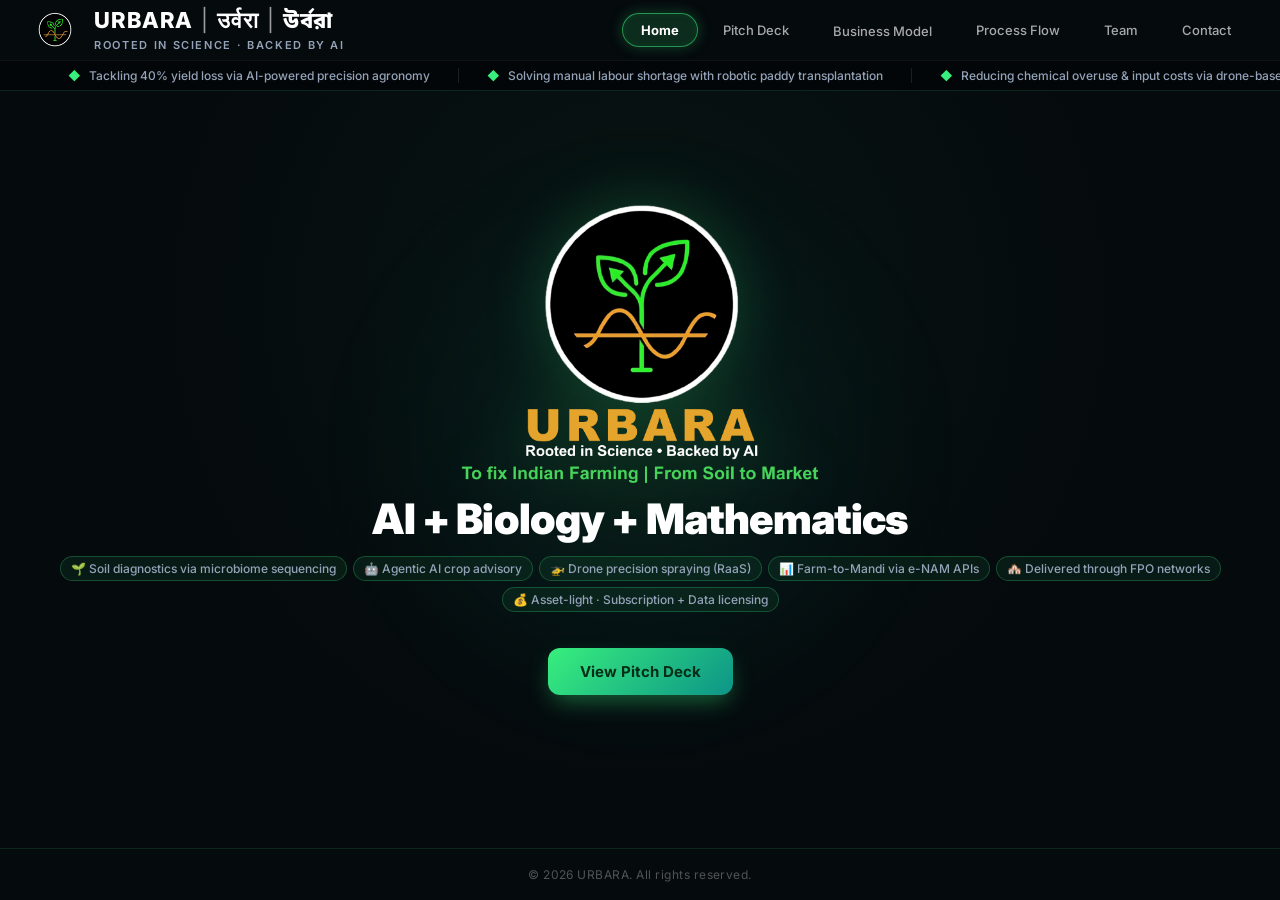
<file: index.html>
<!DOCTYPE html>
<html lang="en">

<head>
  <meta charset="UTF-8">
  <meta name="viewport" content="width=device-width, initial-scale=1.0">
  <title>URBARA | Deep-Tech Agricultural AI</title>
  <meta name="description" content="URBARA uses AI, biology, and mathematics to transform Indian agriculture with soil diagnostics, AI crop advisory, precision spraying, and farm-to-market solutions.">
  <meta name="keywords" content="AI agriculture, agricultural AI, precision farming, soil diagnostics, crop advisory, farm-to-market, agritech, Indian agriculture, agri data analytics, precision spraying, Bharat agriculture, Indian kisan, smart farming India, digital kisan, FPO support, e-NAM mandi, kheti, bharat krishi, agri innovation India, krishi, kisan, fasal, mitti ki janch, unnat krishi, chash, chashi, krishok, fasol, matir test, vyavasayam, raithu, vivasayam, kheti badi, chasa, smart krishi, aadhunik kheti, digital krishi">
  <meta name="robots" content="index, follow">
  <meta name="author" content="URBARA">
  <meta name="theme-color" content="#061a10">
  <meta property="og:title" content="URBARA | Deep-Tech Agricultural AI">
  <meta property="og:description" content="URBARA uses AI, biology, and mathematics to transform Indian agriculture with soil diagnostics, AI crop advisory, precision spraying, and farm-to-market solutions.">
  <meta property="og:type" content="website">
  <meta property="og:site_name" content="URBARA">
  <meta property="og:url" content="https://urbara.in/">
  <meta property="og:locale" content="en_IN">
  <link rel="canonical" href="https://urbara.in/">
  <meta property="og:image" content="https://urbara.in/assets/logo_tag.png">
  <meta property="og:image:secure_url" content="https://urbara.in/assets/logo_tag.png">
  <meta property="og:image:type" content="image/png">
  <meta property="og:image:alt" content="URBARA brand logo">
  <meta name="twitter:card" content="summary_large_image">
  <meta name="twitter:title" content="URBARA | Deep-Tech Agricultural AI">
  <meta name="twitter:description" content="URBARA uses AI, biology, and mathematics to transform Indian agriculture with soil diagnostics, AI crop advisory, precision spraying, and farm-to-market solutions.">
  <meta name="twitter:image" content="https://urbara.in/assets/logo_tag.png">
  <meta name="twitter:image:alt" content="URBARA brand logo">
  <link rel="icon" type="image/png" href="assets/fevicon.png">
  <link
    href="https://fonts.googleapis.com/css2?family=Inter:wght@400;500;600;700;800;900&family=Noto+Sans+Bengali:wght@500;600;700;800&display=swap"
    rel="stylesheet">
  <script type="application/ld+json">
  {
    "@context": "https://schema.org",
    "@type": "Organization",
    "name": "URBARA",
    "alternateName": ["उर्वरा", "উর্বরা"],
    "url": "https://urbara.in/",
    "logo": "https://urbara.in/assets/logo_tag.png",
    "description": "URBARA uses AI, biology, and mathematics to transform Indian agriculture with soil diagnostics, AI crop advisory, precision spraying, and farm-to-market solutions.",
    "founder": [
      {
        "@type": "Person",
        "name": "Dr. Rajkrishna Mondal",
        "jobTitle": "Co-Founder",
        "honorificPrefix": "Dr.",
        "description": "PhD in Computational Mathematics"
      },
      {
        "@type": "Person",
        "name": "Dr. Bidisha Bhowal",
        "jobTitle": "Co-Founder",
        "honorificPrefix": "Dr.",
        "description": "PhD in Plant Molecular Biology and Biotechnology"
      }
    ]
  }
  </script>
  <style>
    *,
    *::before,
    *::after {
      box-sizing: border-box;
      margin: 0;
      padding: 0;
    }

    

    /* Navbar (Matching the rest of the site) */
    .ur-navbar {
      background: linear-gradient(135deg, #061a10 0%, #0d2818 40%, #0a2030 100%);
      padding: 14px 24px;
      display: flex;
      align-items: center;
      justify-content: space-between;
      box-shadow: 0 8px 32px rgba(0, 0, 0, 0.4), 0 0 0 1px rgba(56, 239, 125, 0.1);
      position: sticky;
      top: 0;
      z-index: 100;
    }

    .ur-nav-left a {
      display: flex;
      align-items: center;
    }

    .ur-nav-left img {
      height: 64px;
      object-fit: contain;
      }

    .ur-brand { display: flex; flex-direction: column; }
    .ur-brand-title {
      font-size: 22px; font-weight: 900; letter-spacing: 0.05em; line-height: 1.1;
      background: linear-gradient(90deg, #38ef7d 0%, #11d4c4 40%, #7aff9e 70%, #38ef7d 100%);
      -webkit-background-clip: text; -webkit-text-fill-color: transparent;
      background-size: 200% auto; animation: shimmer 3.5s linear infinite; margin-bottom: 4px;
    }
    .ur-brand-sub {
      font-size: 10px; font-weight: 600; color: rgba(56,239,125,0.85); letter-spacing: 0.03em;
      display: inline-flex; align-items: center; gap: 4px;
    }

    .ur-nav-menu {
      display: flex;
      align-items: center;
      gap: 8px;
      flex-wrap: wrap;
    }

    .ur-menu-link {
      color: rgba(255, 255, 255, 0.7);
      text-decoration: none;
      padding: 8px 14px;
      border-radius: 10px;
      font-size: 13px;
      font-weight: 600;
      transition: all 0.2s ease;
      border: 1px solid transparent;
    }

    .ur-menu-link:hover {
      color: #38ef7d;
      background: rgba(56, 239, 125, 0.08);
      border-color: rgba(56, 239, 125, 0.2);
    }

    .ur-menu-link.active {
      color: #38ef7d;
      background: rgba(56, 239, 125, 0.12);
      border-color: rgba(56, 239, 125, 0.3);
      font-weight: 700;
    }

    body {
      /* Fit everything on single page when possible, allow scrolling if needed */
      overflow-x: hidden;
      display: flex;
      flex-direction: column;
      min-height: 100dvh;
    }


    /* Hero Section */
    .hero-section {
      flex: 1;
      display: flex;
      flex-direction: column;
      align-items: center;
      justify-content: center;
      position: relative;
      padding: 10px 16px;
      text-align: center;
      background: radial-gradient(circle at 50% 30%, rgba(56, 239, 125, 0.05) 0%, transparent 60%);
      overflow: hidden;
    }


    /* Ambient Background Glow */
    .ambient-glow {
      position: absolute;
      top: 50%;
      left: 50%;
      transform: translate(-50%, -50%);
      width: 600px;
      height: 600px;
      background: radial-gradient(circle, rgba(56, 239, 125, 0.08) 0%, rgba(6, 182, 212, 0.03) 40%, transparent 70%);
      filter: blur(40px);
      z-index: 0;
      pointer-events: none;
    }

    /* Large Centered Logo */
    .hero-logo {
      width: clamp(200px, 35vw, 380px);
      max-width: 100%;
      height: auto;
      margin-bottom: 2px;
      position: relative;
      z-index: 2;
      animation: float 6s ease-in-out infinite;
      filter: drop-shadow(0 0 30px rgba(56, 239, 125, 0.2));
    }

    @keyframes float {
      0% {
        transform: translateY(0px);
      }

      50% {
        transform: translateY(-12px);
      }

      100% {
        transform: translateY(0px);
      }
    }

    .hero-title {
      font-size: clamp(28px, 6vw, 42px);
      font-weight: 900;
      color: #fff;
      margin-bottom: 14px;
      line-height: 1.1;
      position: relative;
      z-index: 2;
      letter-spacing: -0.02em;
    }

    .hero-title span {
      background: linear-gradient(90deg, #38ef7d 0%, #11d4c4 100%);
      -webkit-background-clip: text;
      -webkit-text-fill-color: transparent;
    }

    .hero-desc {
      font-size: clamp(13px, 2.5vw, 15px);
      line-height: 1.4;
      color: #94a3b8;
      max-width: 700px;
      margin: 0 auto 14px;
      position: relative;
      z-index: 2;
    }

    .hero-pill {
      display: inline-flex;
      align-items: center;
      gap: 4px;
      background: rgba(56, 239, 125, 0.07);
      border: 1px solid rgba(56, 239, 125, 0.25);
      color: #94a3b8;
      font-size: clamp(10px, 1.5vw, 12px);
      font-weight: 500;
      padding: 4px 10px;
      border-radius: 50px;
      transition: all 0.2s;
    }
    .hero-pill:hover {
      background: rgba(56, 239, 125, 0.15);
      color: #fff;
      border-color: rgba(56, 239, 125, 0.5);
    }

    .cta-container {
      display: flex;
      gap: 20px;
      justify-content: center;
      position: relative;
      z-index: 2;
    }

    .btn {
      display: inline-flex;
      align-items: center;
      justify-content: center;
      padding: 14px 32px;
      border-radius: 12px;
      font-size: 15px;
      font-weight: 700;
      text-decoration: none;
      transition: all 0.3s cubic-bezier(0.4, 0, 0.2, 1);
    }

    .btn-primary {
      background: linear-gradient(135deg, #38ef7d 0%, #0d9488 100%);
      color: #052e16;
      box-shadow: 0 10px 25px -5px rgba(56, 239, 125, 0.4);
    }

    .btn-primary:hover {
      transform: translateY(-2px);
      box-shadow: 0 15px 35px -5px rgba(56, 239, 125, 0.5);
    }

    .btn-secondary {
      background: rgba(255, 255, 255, 0.05);
      color: #e2e8f0;
      border: 1px solid rgba(255, 255, 255, 0.1);
    }

    .btn-secondary:hover {
      background: rgba(255, 255, 255, 0.1);
      border-color: rgba(255, 255, 255, 0.2);
      transform: translateY(-2px);
    }

    /* Features Grid */
    .features-grid {
      display: grid;
      grid-template-columns: repeat(3, 1fr);
      gap: 24px;
      max-width: 1050px;
      margin: -20px auto 60px;
      position: relative;
      z-index: 2;
      padding: 0 24px;
    }

    @media (max-width: 900px) {
      .features-grid {
        grid-template-columns: 1fr;
      }

      .hero-title {
        font-size: clamp(20px, 7vw, 36px);
        white-space: nowrap;
      }

      .hero-logo {
        width: 260px;
      }

      .hero-section {
        min-height: calc(100dvh - 70px);
      }

      .hero-desc {
        font-size: 15px;
        margin-bottom: 12px;
      }

      .hero-pill {
        font-size: 11px;
        padding: 5px 10px;
      }
    }

    .feature-card {
      background: rgba(15, 23, 42, 0.6);
      border: 1px solid rgba(56, 239, 125, 0.1);
      border-radius: 16px;
      padding: 30px;
      backdrop-filter: blur(10px);
      transition: transform 0.3s ease, border-color 0.3s ease;
    }

    .feature-card:hover {
      transform: translateY(10px);
      border-color: rgba(56, 239, 125, 0.4);
      background: rgba(15, 23, 42, 0.8);
    }

    .feature-icon {
      font-size: 32px;
      margin-bottom: 20px;
      display: inline-block;
    }

    .feature-card h3 {
      font-size: 18px;
      font-weight: 700;
      color: #fff;
      margin-bottom: 12px;
    }

    .feature-card p {
      font-size: 14px;
      color: #94a3b8;
      line-height: 1;
    }
  </style>
</head>

<body>

<link rel="stylesheet" href="assets/urbara.css">

<script src="assets/header.js"></script>


  

  <main class="hero-section">
    <div class="ambient-glow"></div>

    <img src="assets/logo_tag.png" alt="URBARA Brand Logo" class="hero-logo">
    <h1 class="hero-title">AI + Biology + Mathematics</h1>

    <div style="display:flex; flex-wrap:wrap; gap:6px; justify-content:center; position:relative; z-index:2; margin-bottom:12px;">
      <span class="hero-pill">🌱 Soil diagnostics via microbiome sequencing</span>
      <span class="hero-pill">🤖 Agentic AI crop advisory</span>
      <span class="hero-pill">🚁 Drone precision spraying (RaaS)</span>
      <span class="hero-pill">📊 Farm-to-Mandi via e-NAM APIs</span>
      <span class="hero-pill">🏘️ Delivered through FPO networks</span>
      <span class="hero-pill">💰 Asset-light · Subscription + Data licensing</span>
    </div>

    <div class="cta-container" style="margin-top: 24px;">
      <a href="urbara_pitchdeck.html" class="btn btn-primary">View Pitch Deck</a>
    </div>
  </main>

  <!-- Static Navigation for Search Engine Crawlers (JS Fallback) -->
  <nav style="display:none;" aria-hidden="true">
    <a href="index.html">Home</a>
    <a href="urbara_pitchdeck.html">Pitch Deck</a>
    <a href="urbara_business_model.html">Business Model Canvas</a>
    <a href="urbara_value_propositions.html">Value Propositions</a>
    <a href="urbara_customer_segments.html">Customer Segments</a>
    <a href="urbara_key_resources.html">Key Resources</a>
    <a href="urbara_key_activities.html">Key Activities</a>
    <a href="urbara_key_partnerships.html">Key Partnerships</a>
    <a href="urbara_cost_structure.html">Cost Structure</a>
    <a href="urbara_revenue_streams.html">Revenue Streams</a>
    <a href="urbara_customer_relationships.html">Customer Relationships</a>
    <a href="urbara_channels.html">Channels</a>
    <a href="urbara_process_flow.html">Process Flow</a>
    <a href="urbara_team.html">Team</a>
    <a href="urbara_contact.html">Contact</a>
  </nav>

<script src="assets/footer.js"></script>
</body>

</html>
</file>
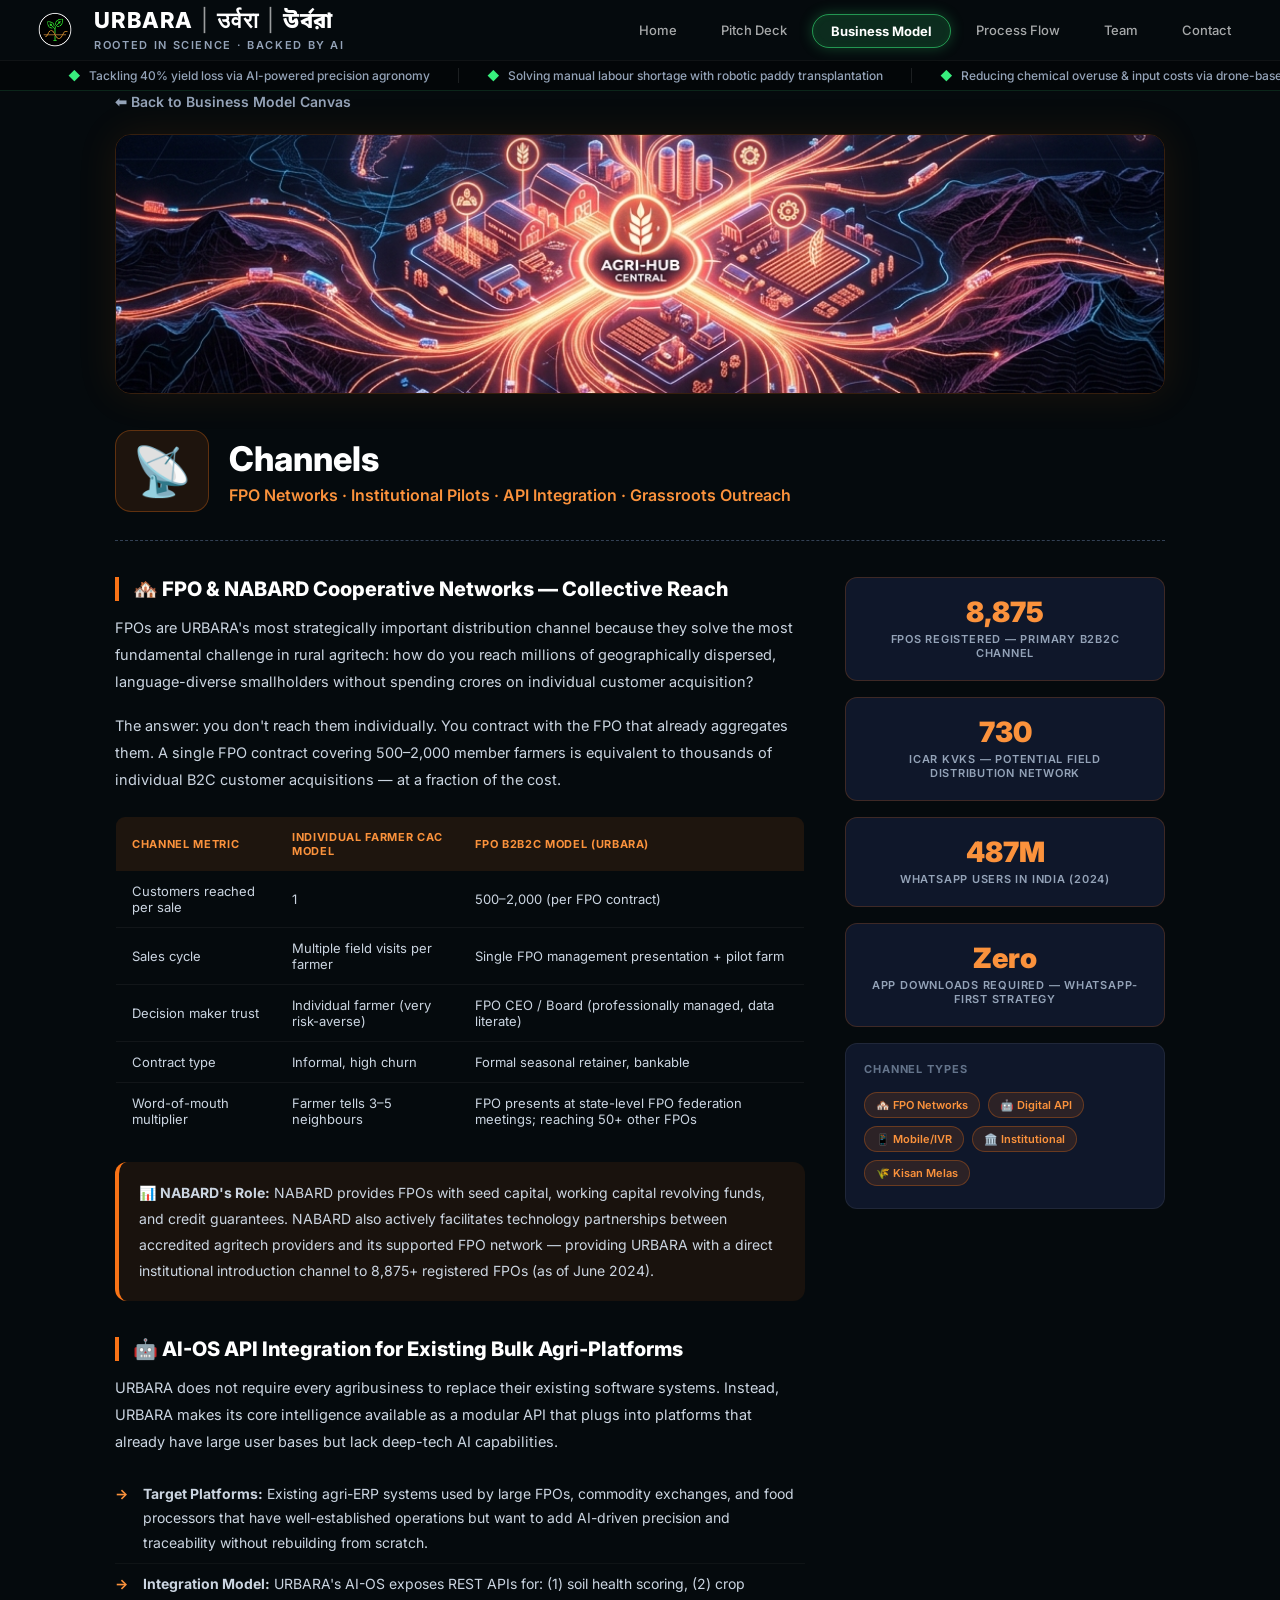
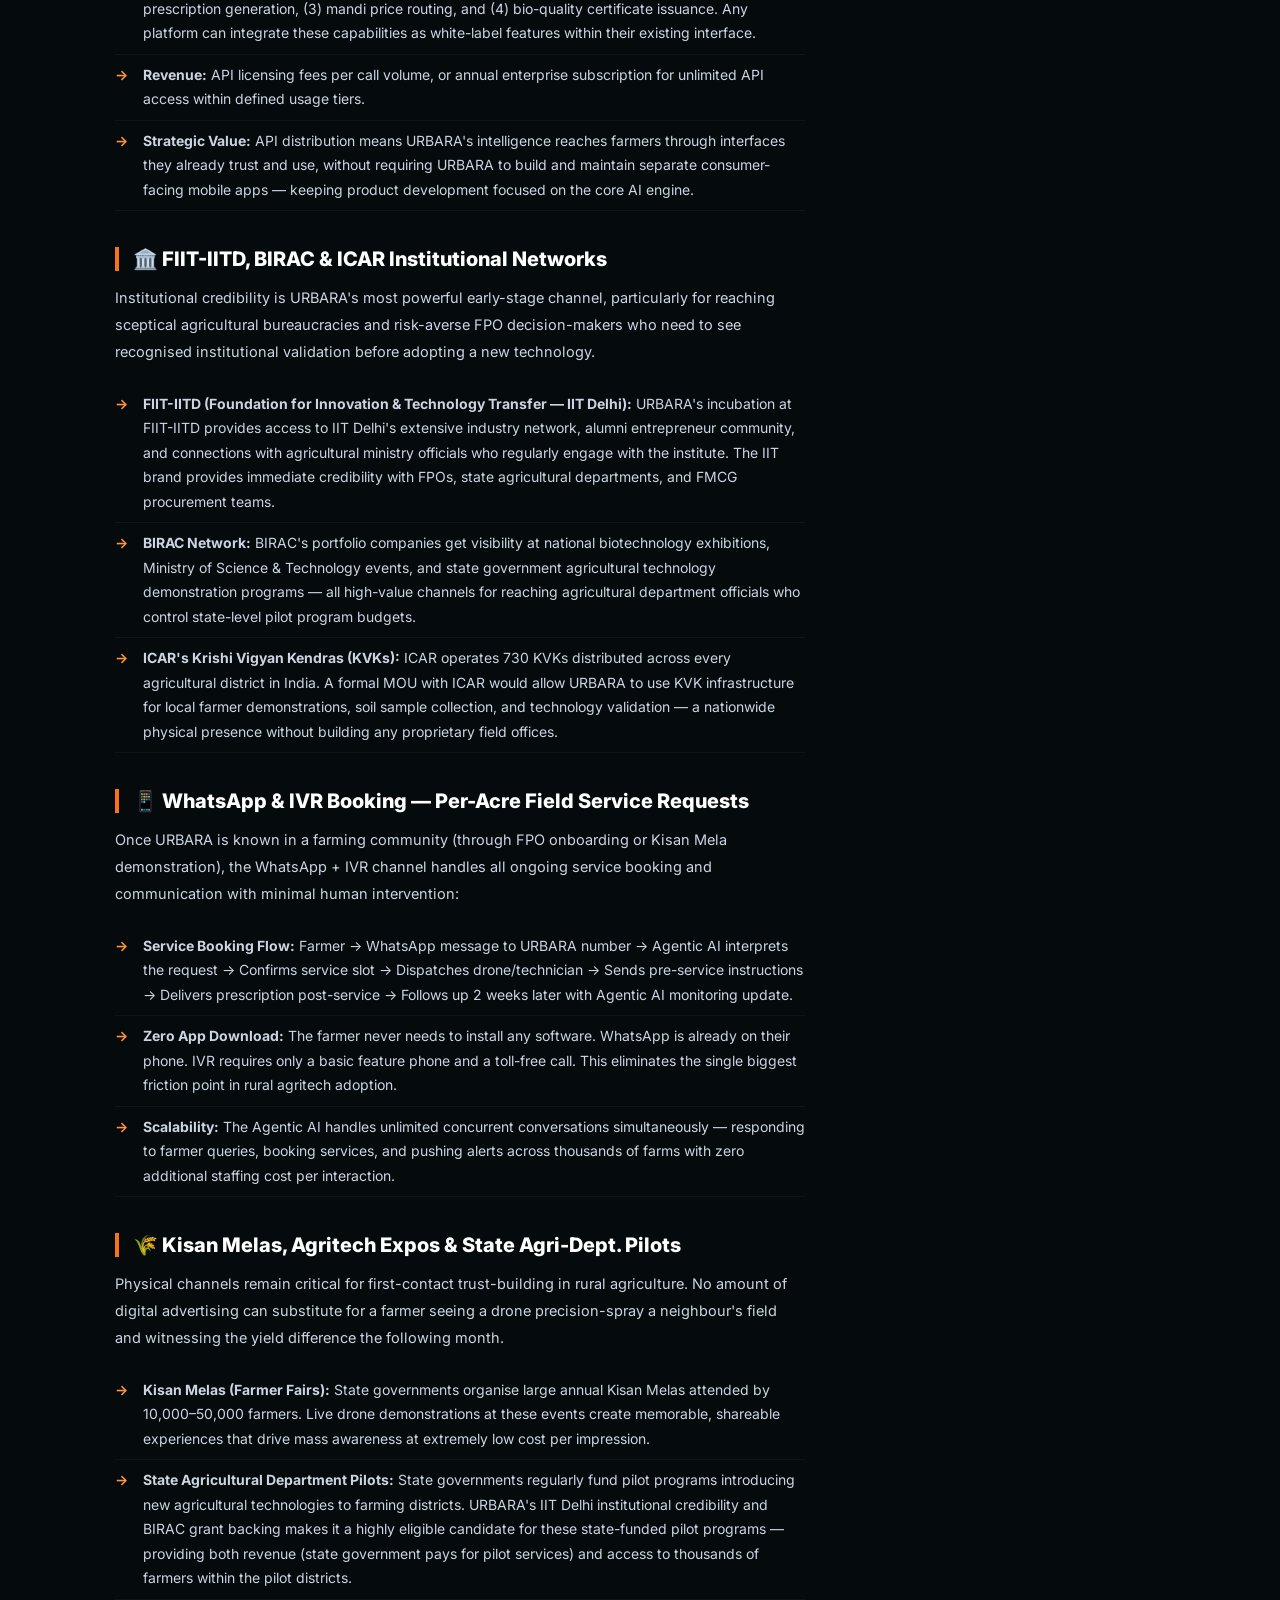
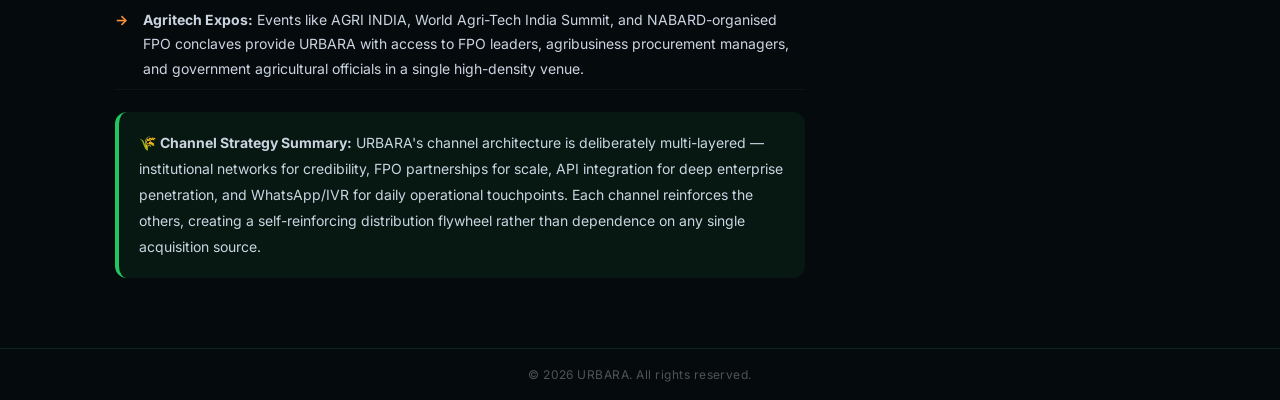
<file: urbara_channels.html>
<!DOCTYPE html>
<html lang="en">
<head>
  <meta charset="UTF-8">
  <meta name="viewport" content="width=device-width, initial-scale=1.0">
  <title>URBARA | Distribution Channels - FPO Networks & WhatsApp Outreach</title>
  <meta name="description" content="Discover URBARA's strategic agritech distribution channels: collaborative B2B2C reach via FPO networks, custom B2B API integrations, institutional support (FIIT-IIT Delhi), and friction-free WhatsApp booking.">
  <meta name="keywords" content="FPO network agritech, agritech channels India, rural WhatsApp service booking, Kisan Mela agritech outreach, B2B API integration agricultural, NABARD FPOs agritech">
  <meta name="robots" content="index, follow">
  <meta name="author" content="URBARA">
  <meta name="theme-color" content="#061a10">
  
  <!-- Open Graph / Facebook -->
  <meta property="og:type" content="website">
  <meta property="og:url" content="https://urbara.in/urbara_channels.html">
  <meta property="og:title" content="URBARA | Distribution Channels - FPO Networks & WhatsApp Outreach">
  <meta property="og:description" content="Discover URBARA's strategic agritech distribution channels: B2B2C reach via FPO networks, B2B API integrations, and WhatsApp booking.">
  <meta property="og:image" content="https://urbara.in/assets/logo_tag.png">
  
  <!-- Twitter -->
  <meta name="twitter:card" content="summary_large_image">
  <meta name="twitter:url" content="https://urbara.in/urbara_channels.html">
  <meta name="twitter:title" content="URBARA | Distribution Channels - FPO Networks & WhatsApp Outreach">
  <meta name="twitter:description" content="Discover URBARA's strategic agritech distribution channels: B2B2C reach via FPO networks, B2B API integrations, and WhatsApp booking.">
  <meta name="twitter:image" content="https://urbara.in/assets/logo_tag.png">
  
  <link rel="canonical" href="https://urbara.in/urbara_channels.html">
  <link rel="icon" type="image/png" href="assets/fevicon.png">
  <link href="https://fonts.googleapis.com/css2?family=Inter:wght@400;500;600;700;800&family=Noto+Sans+Bengali:wght@500;600;700;800&display=swap" rel="stylesheet">
  <style>
    *,*::before,*::after{box-sizing:border-box;margin:0;padding:0}
    
    @keyframes shimmer{0%{background-position:0% center}100%{background-position:200% center}}
    .ur-navbar{background:linear-gradient(135deg,#061a10 0%,#0d2818 40%,#0a2030 100%);border-radius:16px;padding:14px 24px;margin-bottom:24px;display:flex;align-items:center;justify-content:space-between;box-shadow:0 8px 32px rgba(0,0,0,.4),0 0 0 1px rgba(56,239,125,.1);position:relative;overflow:hidden;gap:20px}
    .ur-navbar::before{content:'';position:absolute;top:-50px;left:-50px;width:200px;height:200px;background:radial-gradient(circle,rgba(56,239,125,.08) 0%,transparent 65%);pointer-events:none}
    .ur-nav-left{display:flex;align-items:center;gap:16px;position:relative;z-index:1}
    .ur-logo{width:48px;height:48px;border-radius:12px;background:linear-gradient(145deg,rgba(56,239,125,.15),rgba(6,182,212,.1));border:1px solid rgba(56,239,125,.3);display:flex;align-items:center;justify-content:center}
    .ur-logo svg{width:28px;height:28px}
    .ur-brand{display:flex;flex-direction:column}
    .ur-brand-title{font-size:22px;font-weight:900;letter-spacing:.05em;line-height:1.1;background:linear-gradient(90deg,#38ef7d 0%,#11d4c4 40%,#7aff9e 70%,#38ef7d 100%);-webkit-background-clip:text;-webkit-text-fill-color:transparent;background-size:200% auto;animation:shimmer 3.5s linear infinite;margin-bottom:4px}
    .ur-brand-sub{font-size:10px;font-weight:600;color:rgba(56,239,125,.85);letter-spacing:.03em;display:inline-flex;align-items:center;gap:4px}
    .ur-nav-menu{display:flex;align-items:center;gap:8px;position:relative;z-index:1;flex-wrap:wrap;justify-content:flex-end}
    .ur-menu-link{color:rgba(255,255,255,.7);text-decoration:none;padding:8px 14px;border-radius:10px;font-size:12px;font-weight:600;transition:all .2s ease;border:1px solid transparent}
    .ur-menu-link:hover{color:#38ef7d;background:rgba(56,239,125,.08);border-color:rgba(56,239,125,.2)}
    .ur-menu-link.active{color:#38ef7d;background:rgba(56,239,125,.12);border-color:rgba(56,239,125,.3);font-weight:700}
    @media(max-width:768px){.ur-navbar{flex-direction:column;align-items:flex-start}.ur-nav-menu{width:100%;justify-content:flex-start}}
    .back-btn{display:inline-flex;align-items:center;gap:8px;color:#94a3b8;text-decoration:none;font-size:14px;font-weight:600;margin-bottom:24px;transition:color .2s}
    .back-btn:hover{color:#38ef7d}
    .page-wrap{max-width:1050px;margin:0 auto}
    .hero{width:100%;height:260px;object-fit:cover;border-radius:16px;margin-bottom:32px;border:1px solid rgba(249,115,22,.2);box-shadow:0 0 40px rgba(249,115,22,.1)}
    .page-header{display:flex;align-items:center;gap:20px;margin-bottom:36px;padding-bottom:28px;border-bottom:1px dashed #334155}
    .emoji-box{font-size:48px;background:rgba(249,115,22,.1);border:1px solid rgba(249,115,22,.3);border-radius:16px;padding:16px;line-height:1;flex-shrink:0}
    h1{font-size:34px;font-weight:800;color:#fff;margin-bottom:6px}
    .page-sub{color:#fb923c;font-size:16px;font-weight:600}
    .layout{display:grid;grid-template-columns:1fr 320px;gap:40px}
    @media(max-width:860px){.layout{grid-template-columns:1fr}}
    .content h2{font-size:20px;font-weight:800;color:#fff;margin:36px 0 14px;padding-left:14px;border-left:4px solid #f97316}
    .content h2:first-child{margin-top:0}
    .content p{font-size:14.5px;line-height:1.85;color:#cbd5e1;margin-bottom:18px}
    .content ul{list-style:none;padding:0;margin-bottom:18px}
    .content ul li{font-size:14px;line-height:1.75;color:#cbd5e1;padding:8px 0 8px 28px;position:relative;border-bottom:1px solid rgba(255,255,255,.04)}
    .content ul li::before{content:"→";position:absolute;left:0;color:#fb923c;font-weight:700}
    table{width:100%;border-collapse:collapse;margin:22px 0;font-size:13px;border-radius:10px;overflow:hidden;border:1px solid rgba(249,115,22,.2)}
    th{background:rgba(249,115,22,.1);color:#fb923c;font-weight:700;text-transform:uppercase;letter-spacing:.06em;font-size:11px;padding:13px 16px;text-align:left}
    td{padding:12px 16px;color:#cbd5e1;border-bottom:1px solid rgba(255,255,255,.05)}
    tr:last-child td{border-bottom:none}
    tr:hover td{background:rgba(249,115,22,.03)}
    .callout{border-radius:12px;padding:18px 20px;margin:22px 0;border-left:4px solid}
    .callout.orange{background:rgba(249,115,22,.08);border-color:#f97316}
    .callout.green{background:rgba(34,197,94,.07);border-color:#22c55e}
    .callout p{margin:0;font-size:14px}
    .sidebar{height:fit-content;position:sticky;top:24px}
    .stat-card{background:#0f172a;border:1px solid rgba(249,115,22,.2);border-radius:12px;padding:20px;margin-bottom:16px;text-align:center}
    .stat-val{font-size:28px;font-weight:900;color:#fb923c;line-height:1;margin-bottom:6px}
    .stat-lbl{font-size:11px;color:#94a3b8;text-transform:uppercase;letter-spacing:.07em;font-weight:600}
    .tag-cloud{background:#0f172a;border:1px solid rgba(255,255,255,.07);border-radius:12px;padding:18px}
    .tag-cloud h4{font-size:11px;text-transform:uppercase;letter-spacing:.08em;color:#64748b;margin-bottom:12px;font-weight:700}
    .tag{display:inline-block;font-size:11px;font-weight:600;padding:5px 11px;border-radius:20px;margin:4px 4px 4px 0;background:rgba(249,115,22,.12);border:1px solid rgba(249,115,22,.3);color:#fb923c}
    .channel-phase{background:rgba(255,255,255,.03);border:1px solid rgba(255,255,255,.08);border-radius:12px;padding:20px;margin-bottom:16px}
    .channel-phase .phase-label{font-size:10px;font-weight:700;text-transform:uppercase;letter-spacing:.1em;color:#fb923c;margin-bottom:6px}
    .channel-phase h3{font-size:15px;font-weight:700;color:#fff;margin-bottom:8px}
    .channel-phase p{font-size:13px;color:#94a3b8;margin:0;line-height:1.6}
  @media(max-width:768px){.hero{height:auto;object-fit:contain;}}</style>
</head>
<body>

<link rel="stylesheet" href="assets/urbara.css">

<script src="assets/header.js"></script>

  
  <div class="page-wrap">
    <a href="urbara_business_model.html" class="back-btn">⬅ Back to Business Model Canvas</a>
    <img src="assets/ch_hero.png" class="hero" alt="Channels">
    <div class="page-header">
      <div class="emoji-box">📡</div>
      <div>
        <h1>Channels</h1>
        <div class="page-sub">FPO Networks · Institutional Pilots · API Integration · Grassroots Outreach</div>
      </div>
    </div>
    <div class="layout">
      <div class="content">

        <h2>🏘️ FPO &amp; NABARD Cooperative Networks — Collective Reach</h2>
        <p>FPOs are URBARA's most strategically important distribution channel because they solve the most fundamental challenge in rural agritech: how do you reach millions of geographically dispersed, language-diverse smallholders without spending crores on individual customer acquisition?</p>
        <p>The answer: you don't reach them individually. You contract with the FPO that already aggregates them. A single FPO contract covering 500–2,000 member farmers is equivalent to thousands of individual B2C customer acquisitions — at a fraction of the cost.</p>
        <table>
          <tr><th>Channel Metric</th><th>Individual Farmer CAC Model</th><th>FPO B2B2C Model (URBARA)</th></tr>
          <tr><td>Customers reached per sale</td><td>1</td><td>500–2,000 (per FPO contract)</td></tr>
          <tr><td>Sales cycle</td><td>Multiple field visits per farmer</td><td>Single FPO management presentation + pilot farm</td></tr>
          <tr><td>Decision maker trust</td><td>Individual farmer (very risk-averse)</td><td>FPO CEO / Board (professionally managed, data literate)</td></tr>
          <tr><td>Contract type</td><td>Informal, high churn</td><td>Formal seasonal retainer, bankable</td></tr>
          <tr><td>Word-of-mouth multiplier</td><td>Farmer tells 3–5 neighbours</td><td>FPO presents at state-level FPO federation meetings; reaching 50+ other FPOs</td></tr>
        </table>
        <div class="callout orange">
          <p>📊 <strong>NABARD's Role:</strong> NABARD provides FPOs with seed capital, working capital revolving funds, and credit guarantees. NABARD also actively facilitates technology partnerships between accredited agritech providers and its supported FPO network — providing URBARA with a direct institutional introduction channel to 8,875+ registered FPOs (as of June 2024).</p>
        </div>

        <h2>🤖 AI-OS API Integration for Existing Bulk Agri-Platforms</h2>
        <p>URBARA does not require every agribusiness to replace their existing software systems. Instead, URBARA makes its core intelligence available as a modular API that plugs into platforms that already have large user bases but lack deep-tech AI capabilities.</p>
        <ul>
          <li><strong>Target Platforms:</strong> Existing agri-ERP systems used by large FPOs, commodity exchanges, and food processors that have well-established operations but want to add AI-driven precision and traceability without rebuilding from scratch.</li>
          <li><strong>Integration Model:</strong> URBARA's AI-OS exposes REST APIs for: (1) soil health scoring, (2) crop prescription generation, (3) mandi price routing, and (4) bio-quality certificate issuance. Any platform can integrate these capabilities as white-label features within their existing interface.</li>
          <li><strong>Revenue:</strong> API licensing fees per call volume, or annual enterprise subscription for unlimited API access within defined usage tiers.</li>
          <li><strong>Strategic Value:</strong> API distribution means URBARA's intelligence reaches farmers through interfaces they already trust and use, without requiring URBARA to build and maintain separate consumer-facing mobile apps — keeping product development focused on the core AI engine.</li>
        </ul>

        <h2>🏛️ FIIT-IITD, BIRAC &amp; ICAR Institutional Networks</h2>
        <p>Institutional credibility is URBARA's most powerful early-stage channel, particularly for reaching sceptical agricultural bureaucracies and risk-averse FPO decision-makers who need to see recognised institutional validation before adopting a new technology.</p>
        <ul>
          <li><strong>FIIT-IITD (Foundation for Innovation &amp; Technology Transfer — IIT Delhi):</strong> URBARA's incubation at FIIT-IITD provides access to IIT Delhi's extensive industry network, alumni entrepreneur community, and connections with agricultural ministry officials who regularly engage with the institute. The IIT brand provides immediate credibility with FPOs, state agricultural departments, and FMCG procurement teams.</li>
          <li><strong>BIRAC Network:</strong> BIRAC's portfolio companies get visibility at national biotechnology exhibitions, Ministry of Science &amp; Technology events, and state government agricultural technology demonstration programs — all high-value channels for reaching agricultural department officials who control state-level pilot program budgets.</li>
          <li><strong>ICAR's Krishi Vigyan Kendras (KVKs):</strong> ICAR operates 730 KVKs distributed across every agricultural district in India. A formal MOU with ICAR would allow URBARA to use KVK infrastructure for local farmer demonstrations, soil sample collection, and technology validation — a nationwide physical presence without building any proprietary field offices.</li>
        </ul>

        <h2>📱 WhatsApp &amp; IVR Booking — Per-Acre Field Service Requests</h2>
        <p>Once URBARA is known in a farming community (through FPO onboarding or Kisan Mela demonstration), the WhatsApp + IVR channel handles all ongoing service booking and communication with minimal human intervention:</p>
        <ul>
          <li><strong>Service Booking Flow:</strong> Farmer → WhatsApp message to URBARA number → Agentic AI interprets the request → Confirms service slot → Dispatches drone/technician → Sends pre-service instructions → Delivers prescription post-service → Follows up 2 weeks later with Agentic AI monitoring update.</li>
          <li><strong>Zero App Download:</strong> The farmer never needs to install any software. WhatsApp is already on their phone. IVR requires only a basic feature phone and a toll-free call. This eliminates the single biggest friction point in rural agritech adoption.</li>
          <li><strong>Scalability:</strong> The Agentic AI handles unlimited concurrent conversations simultaneously — responding to farmer queries, booking services, and pushing alerts across thousands of farms with zero additional staffing cost per interaction.</li>
        </ul>

        <h2>🌾 Kisan Melas, Agritech Expos &amp; State Agri-Dept. Pilots</h2>
        <p>Physical channels remain critical for first-contact trust-building in rural agriculture. No amount of digital advertising can substitute for a farmer seeing a drone precision-spray a neighbour's field and witnessing the yield difference the following month.</p>
        <ul>
          <li><strong>Kisan Melas (Farmer Fairs):</strong> State governments organise large annual Kisan Melas attended by 10,000–50,000 farmers. Live drone demonstrations at these events create memorable, shareable experiences that drive mass awareness at extremely low cost per impression.</li>
          <li><strong>State Agricultural Department Pilots:</strong> State governments regularly fund pilot programs introducing new agricultural technologies to farming districts. URBARA's IIT Delhi institutional credibility and BIRAC grant backing makes it a highly eligible candidate for these state-funded pilot programs — providing both revenue (state government pays for pilot services) and access to thousands of farmers within the pilot districts.</li>
          <li><strong>Agritech Expos:</strong> Events like AGRI INDIA, World Agri-Tech India Summit, and NABARD-organised FPO conclaves provide URBARA with access to FPO leaders, agribusiness procurement managers, and government agricultural officials in a single high-density venue.</li>
        </ul>
        <div class="callout green">
          <p>🌾 <strong>Channel Strategy Summary:</strong> URBARA's channel architecture is deliberately multi-layered — institutional networks for credibility, FPO partnerships for scale, API integration for deep enterprise penetration, and WhatsApp/IVR for daily operational touchpoints. Each channel reinforces the others, creating a self-reinforcing distribution flywheel rather than dependence on any single acquisition source.</p>
        </div>

      </div>
      <div class="sidebar">
        <div class="stat-card"><div class="stat-val">8,875</div><div class="stat-lbl">FPOs registered — primary B2B2C channel</div></div>
        <div class="stat-card"><div class="stat-val">730</div><div class="stat-lbl">ICAR KVKs — potential field distribution network</div></div>
        <div class="stat-card"><div class="stat-val">487M</div><div class="stat-lbl">WhatsApp users in India (2024)</div></div>
        <div class="stat-card"><div class="stat-val">Zero</div><div class="stat-lbl">App downloads required — WhatsApp-first strategy</div></div>
        <div class="tag-cloud">
          <h4>Channel Types</h4>
          <span class="tag">🏘️ FPO Networks</span>
          <span class="tag">🤖 Digital API</span>
          <span class="tag">📱 Mobile/IVR</span>
          <span class="tag">🏛️ Institutional</span>
          <span class="tag">🌾 Kisan Melas</span>
        </div>
      </div>
    </div>
  </div>

  <!-- Static Navigation for Search Engine Crawlers (JS Fallback) -->
  <nav style="display:none;" aria-hidden="true">
    <a href="index.html">Home</a>
    <a href="urbara_pitchdeck.html">Pitch Deck</a>
    <a href="urbara_business_model.html">Business Model Canvas</a>
    <a href="urbara_value_propositions.html">Value Propositions</a>
    <a href="urbara_customer_segments.html">Customer Segments</a>
    <a href="urbara_key_resources.html">Key Resources</a>
    <a href="urbara_key_activities.html">Key Activities</a>
    <a href="urbara_key_partnerships.html">Key Partnerships</a>
    <a href="urbara_cost_structure.html">Cost Structure</a>
    <a href="urbara_revenue_streams.html">Revenue Streams</a>
    <a href="urbara_customer_relationships.html">Customer Relationships</a>
    <a href="urbara_channels.html">Channels</a>
    <a href="urbara_process_flow.html">Process Flow</a>
    <a href="urbara_team.html">Team</a>
    <a href="urbara_contact.html">Contact</a>
  </nav>

<script src="assets/footer.js"></script>
</body>
</html>
</file>
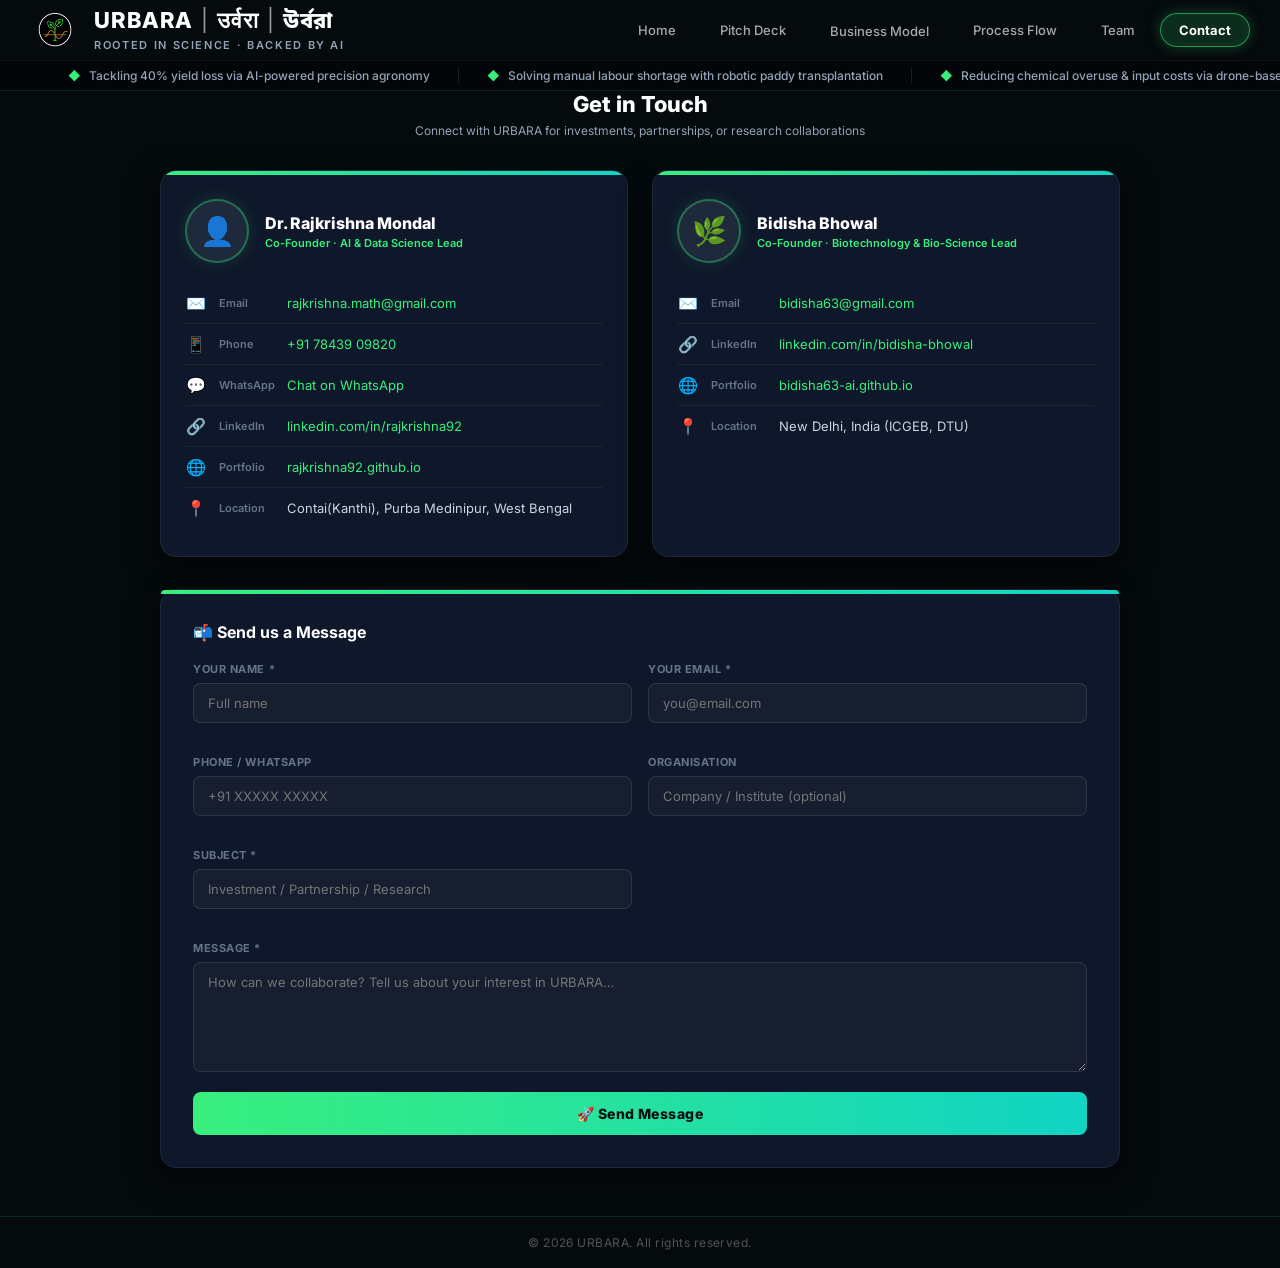
<file: urbara_contact.html>
<!DOCTYPE html>
<html lang="en">
<head>
  <meta charset="UTF-8">
  <meta name="viewport" content="width=device-width, initial-scale=1.0">
  <title>URBARA | Contact Us - Get in Touch with Agritech Founders</title>
  <meta name="description" content="Connect with URBARA's founders for inquiries regarding precision agriculture, B2B SaaS integrations, investment opportunities, and research collaborations.">
  <meta name="keywords" content="contact agritech founders, URBARA contact, agritech investment India, IIT Delhi agritech incubation, agricultural AI contact, Dr. Rajkrishna Mondal, Bidisha Bhowal">
  <meta name="robots" content="index, follow">
  <meta name="author" content="URBARA">
  <meta name="theme-color" content="#061a10">
  
  <!-- Open Graph / Facebook -->
  <meta property="og:type" content="website">
  <meta property="og:url" content="https://urbara.in/urbara_contact.html">
  <meta property="og:title" content="URBARA | Contact Us - Get in Touch with Agritech Founders">
  <meta property="og:description" content="Connect with URBARA's founders for inquiries regarding precision agriculture, B2B SaaS integrations, and investment.">
  <meta property="og:image" content="https://urbara.in/assets/logo_tag.png">
  
  <!-- Twitter -->
  <meta name="twitter:card" content="summary_large_image">
  <meta name="twitter:url" content="https://urbara.in/urbara_contact.html">
  <meta name="twitter:title" content="URBARA | Contact Us - Get in Touch with Agritech Founders">
  <meta name="twitter:description" content="Connect with URBARA's founders for inquiries regarding precision agriculture, B2B SaaS integrations, and investment.">
  <meta name="twitter:image" content="https://urbara.in/assets/logo_tag.png">
  
  <link rel="canonical" href="https://urbara.in/urbara_contact.html">
  <link rel="icon" type="image/png" href="assets/fevicon.png">
  <link href="https://fonts.googleapis.com/css2?family=Inter:wght@400;500;600;700;800&family=Noto+Sans+Bengali:wght@500;600;700;800&display=swap" rel="stylesheet">
  <style>
    *,
    *::before,
    *::after {
      box-sizing: border-box;
      margin: 0;
      padding: 0;
    }

    

    /* ── HEADER ── */
    @keyframes shimmer {
      0%   { background-position: 0% center; }
      100% { background-position: 200% center; }
    }
    @keyframes pulse-ring {
      0%, 100% { box-shadow: 0 0 0 0 rgba(56,239,125,0.25), 0 0 20px rgba(56,239,125,0.12); }
      50%       { box-shadow: 0 0 0 6px rgba(56,239,125,0), 0 0 28px rgba(56,239,125,0.22); }
    }

    /* ── UNIFIED NAVBAR ── */
    .ur-navbar {
      background: linear-gradient(135deg, #061a10 0%, #0d2818 40%, #0a2030 100%);
      border-radius: 16px;
      padding: 14px 24px;
      margin-bottom: 24px;
      display: flex;
      align-items: center;
      justify-content: space-between;
      box-shadow: 0 8px 32px rgba(0,0,0,0.4), 0 0 0 1px rgba(56,239,125,0.1);
      position: relative;
      overflow: hidden;
      gap: 20px;
    }
    .ur-navbar::before {
      content: ''; position: absolute; top: -50px; left: -50px; width: 200px; height: 200px;
      background: radial-gradient(circle, rgba(56,239,125,0.08) 0%, transparent 65%); pointer-events: none;
    }
    .ur-nav-left {
      display: flex; align-items: center; gap: 16px; position: relative; z-index: 1;
    }
    .ur-logo {
      width: 48px; height: 48px; border-radius: 12px;
      background: linear-gradient(145deg, rgba(56,239,125,0.15), rgba(6,182,212,0.1));
      border: 1px solid rgba(56,239,125,0.3);
      display: flex; align-items: center; justify-content: center;
    }
    .ur-logo svg { width: 28px; height: 28px; }
    .ur-brand { display: flex; flex-direction: column; }
    .ur-brand-title {
      font-size: 22px; font-weight: 900; letter-spacing: 0.05em; line-height: 1.1;
      background: linear-gradient(90deg, #38ef7d 0%, #11d4c4 40%, #7aff9e 70%, #38ef7d 100%);
      -webkit-background-clip: text; -webkit-text-fill-color: transparent;
      background-size: 200% auto; animation: shimmer 3.5s linear infinite; margin-bottom: 4px;
    }
    .ur-brand-sub {
      font-size: 10px; font-weight: 600; color: rgba(56,239,125,0.85); letter-spacing: 0.03em;
      display: inline-flex; align-items: center; gap: 4px;
    }
    .ur-nav-menu {
      display: flex; align-items: center; gap: 8px; position: relative; z-index: 1; flex-wrap: wrap; justify-content: flex-end;
    }
    .ur-menu-link {
      color: rgba(255,255,255,0.7); text-decoration: none; padding: 8px 14px; border-radius: 10px;
      font-size: 12px; font-weight: 600; transition: all 0.2s ease; border: 1px solid transparent;
    }
    .ur-menu-link:hover {
      color: #38ef7d; background: rgba(56,239,125,0.08); border-color: rgba(56,239,125,0.2);
    }
    .ur-menu-link.active {
      color: #38ef7d; background: rgba(56,239,125,0.12); border-color: rgba(56,239,125,0.3); font-weight: 700;
    }
    @media (max-width: 768px) {
      .ur-navbar { flex-direction: column; align-items: flex-start; }
      .ur-nav-menu { width: 100%; justify-content: flex-start; }
    }

    /* ── PAGE TITLE ── */
    .page-title {
      text-align: center;
      margin-bottom: 32px;
    }

    .page-title h1 {
      font-size: 22px;
      font-weight: 800;
      color: #fff;
    }

    .page-title p {
      font-size: 12px;
      color: #94a3b8;
      margin-top: 6px;
    }

    

    /* CONTACT PAGE STYLES */
    .contact-layout {
      max-width: 960px;
      margin: 0 auto;
      display: grid;
      grid-template-columns: 1fr 1fr;
      gap: 24px;
      margin-bottom: 32px;
    }
    @media (max-width: 700px) { .contact-layout { grid-template-columns: 1fr; } }

    .founder-card {
      background: #0f172a;
      border: 1px solid #1e293b;
      border-radius: 16px;
      padding: 28px 24px;
      box-shadow: 0 10px 30px rgba(0,0,0,0.5);
      position: relative;
      overflow: hidden;
      transition: all 0.3s ease;
    }
    .founder-card:hover {
      border-color: rgba(56,239,125,0.3);
      box-shadow: 0 15px 40px rgba(56,239,125,0.12);
    }
    .founder-card::before {
      content: ''; position: absolute; top: 0; left: 0; right: 0; height: 4px;
      background: linear-gradient(90deg, #38ef7d, #11d4c4);
    }
    .fc-header {
      display: flex; align-items: center; gap: 16px; margin-bottom: 20px;
    }
    .fc-photo {
      width: 64px; height: 64px; border-radius: 50%; object-fit: cover;
      border: 2px solid rgba(56,239,125,0.35); box-shadow: 0 0 16px rgba(56,239,125,0.15);
      flex-shrink: 0;
    }
    .fc-name { font-size: 16px; font-weight: 800; color: #fff; margin-bottom: 3px; }
    .fc-role { font-size: 11px; font-weight: 600; color: #38ef7d; }
    .contact-row {
      display: flex; align-items: center; gap: 12px; padding: 10px 0;
      border-bottom: 1px solid rgba(255,255,255,0.05); font-size: 13px;
    }
    .contact-row:last-child { border-bottom: none; }
    .contact-row-icon { font-size: 16px; flex-shrink: 0; width: 22px; text-align: center; }
    .contact-row-label { color: #64748b; font-size: 11px; font-weight: 600; min-width: 56px; }
    .contact-row-value { color: #cbd5e1; flex: 1; }
    .contact-row-value a { color: #38ef7d; text-decoration: none; }
    .contact-row-value a:hover { text-decoration: underline; }

    /* FORM */
    .contact-form-wrap {
      max-width: 960px;
      margin: 0 auto;
      background: #0f172a;
      border: 1px solid #1e293b;
      border-radius: 16px;
      padding: 32px;
      box-shadow: 0 10px 30px rgba(0,0,0,0.5);
      position: relative;
    }
    .contact-form-wrap::before {
      content: ''; position: absolute; top: 0; left: 0; right: 0; height: 4px;
      background: linear-gradient(90deg, #38ef7d, #11d4c4); border-radius: 16px 16px 0 0;
    }
    .form-title { font-size: 16px; font-weight: 700; color: #fff; margin-bottom: 20px; }
    .form-grid { display: grid; grid-template-columns: 1fr 1fr; gap: 16px; }
    @media (max-width: 600px) { .form-grid { grid-template-columns: 1fr; } }
    .form-group { margin-bottom: 16px; }
    .form-group.full { grid-column: 1 / -1; }
    .form-label { display: block; font-size: 11px; font-weight: 700; color: #64748b; margin-bottom: 7px; text-transform: uppercase; letter-spacing: 0.05em; }
    .form-input {
      width: 100%; background: rgba(255,255,255,0.03); border: 1px solid rgba(255,255,255,0.1);
      padding: 11px 14px; border-radius: 8px; color: #fff; font-size: 13px; font-family: inherit;
      transition: all 0.2s ease; box-sizing: border-box;
    }
    .form-input:focus { outline: none; border-color: #38ef7d; background: rgba(56,239,125,0.04); }
    textarea.form-input { resize: vertical; min-height: 110px; }
    .form-submit {
      width: 100%; background: linear-gradient(90deg, #38ef7d, #11d4c4); border: none;
      padding: 13px; border-radius: 8px; color: #080f12; font-size: 14px; font-weight: 800;
      cursor: pointer; transition: all 0.2s ease; letter-spacing: 0.03em;
    }
    .form-submit:hover { opacity: 0.9; transform: translateY(-2px); box-shadow: 0 6px 20px rgba(56,239,125,0.3); }
    @media(max-width:768px){.hero{height:auto;object-fit:contain;}}</style>

</head>
<body style="padding: 20px;">

<link rel="stylesheet" href="assets/urbara.css">

<script src="assets/header.js"></script>

    <!-- UNIFIED NAVBAR -->
  

  <div class="page-title">
    <h1>Get in Touch</h1>
    <p>Connect with URBARA for investments, partnerships, or research collaborations</p>
  </div>

  <!-- FOUNDER CONTACT CARDS -->
  <div class="contact-layout">

    <!-- Rajkrishna -->
    <div class="founder-card">
      <div class="fc-header">
        <img src="https://rajkrishna92.github.io/assets/img/raj_profile_photo.jpg"
             alt="Dr. Rajkrishna Mondal" class="fc-photo"
             onerror="this.onerror=null;this.outerHTML='<div class=\'fc-photo\' style=\'display:flex;align-items:center;justify-content:center;font-size:28px;background:#1e293b;\'>👤</div>';">
        <div>
          <div class="fc-name">Dr. Rajkrishna Mondal</div>
          <div class="fc-role">Co-Founder · AI &amp; Data Science Lead</div>
        </div>
      </div>
      <div class="contact-row">
        <span class="contact-row-icon">✉️</span>
        <span class="contact-row-label">Email</span>
        <span class="contact-row-value"><a href="mailto:rajkrishna.math@gmail.com">rajkrishna.math@gmail.com</a></span>
      </div>
      <div class="contact-row">
        <span class="contact-row-icon">📱</span>
        <span class="contact-row-label">Phone</span>
        <span class="contact-row-value"><a href="tel:+917843909820">+91 78439 09820</a></span>
      </div>
      <div class="contact-row">
        <span class="contact-row-icon">💬</span>
        <span class="contact-row-label">WhatsApp</span>
        <span class="contact-row-value"><a href="https://wa.me/917843909820" target="_blank">Chat on WhatsApp</a></span>
      </div>
      <div class="contact-row">
        <span class="contact-row-icon">🔗</span>
        <span class="contact-row-label">LinkedIn</span>
        <span class="contact-row-value"><a href="https://www.linkedin.com/in/rajkrishna92/" target="_blank">linkedin.com/in/rajkrishna92</a></span>
      </div>
      <div class="contact-row">
        <span class="contact-row-icon">🌐</span>
        <span class="contact-row-label">Portfolio</span>
        <span class="contact-row-value"><a href="https://rajkrishna92.github.io/" target="_blank">rajkrishna92.github.io</a></span>
      </div>
      <div class="contact-row">
        <span class="contact-row-icon">📍</span>
        <span class="contact-row-label">Location</span>
        <span class="contact-row-value">Contai(Kanthi), Purba Medinipur, West Bengal</span>
      </div>
    </div>

    <!-- Bidisha -->
    <div class="founder-card">
      <div class="fc-header">
        <img src="https://bidisha63-ai.github.io/assets/img/bidisha.jpg"
             alt="Bidisha Bhowal" class="fc-photo"
             onerror="this.onerror=null;this.outerHTML='<div class=\'fc-photo\' style=\'display:flex;align-items:center;justify-content:center;font-size:28px;background:#1e293b;\'>🌿</div>';">
        <div>
          <div class="fc-name">Bidisha Bhowal</div>
          <div class="fc-role">Co-Founder · Biotechnology &amp; Bio-Science Lead</div>
        </div>
      </div>
      <div class="contact-row">
        <span class="contact-row-icon">✉️</span>
        <span class="contact-row-label">Email</span>
        <span class="contact-row-value"><a href="mailto:bidisha63@gmail.com">bidisha63@gmail.com</a></span>
      </div>
      <div class="contact-row">
        <span class="contact-row-icon">🔗</span>
        <span class="contact-row-label">LinkedIn</span>
        <span class="contact-row-value"><a href="https://www.linkedin.com/in/bidisha-bhowal-36b35673/" target="_blank">linkedin.com/in/bidisha-bhowal</a></span>
      </div>
      <div class="contact-row">
        <span class="contact-row-icon">🌐</span>
        <span class="contact-row-label">Portfolio</span>
        <span class="contact-row-value"><a href="https://bidisha63-ai.github.io/" target="_blank">bidisha63-ai.github.io</a></span>
      </div>
      <div class="contact-row">
        <span class="contact-row-icon">📍</span>
        <span class="contact-row-label">Location</span>
        <span class="contact-row-value">New Delhi, India (ICGEB, DTU)</span>
      </div>
    </div>

  </div>

  <!-- CONTACT FORM -->
  <div class="contact-form-wrap">
    <div class="form-title">📬 Send us a Message</div>
    <form id="urbara-contact-form">
      <div class="form-grid">
        <div class="form-group">
          <label class="form-label" for="cf-name">Your Name *</label>
          <input type="text" id="cf-name" class="form-input" placeholder="Full name" required>
        </div>
        <div class="form-group">
          <label class="form-label" for="cf-email">Your Email *</label>
          <input type="email" id="cf-email" class="form-input" placeholder="you@email.com" required>
        </div>
        <div class="form-group">
          <label class="form-label" for="cf-phone">Phone / WhatsApp</label>
          <input type="tel" id="cf-phone" class="form-input" placeholder="+91 XXXXX XXXXX">
        </div>
        <div class="form-group">
          <label class="form-label" for="cf-org">Organisation</label>
          <input type="text" id="cf-org" class="form-input" placeholder="Company / Institute (optional)">
        </div>
        <div class="form-group">
          <label class="form-label" for="cf-subject">Subject *</label>
          <input type="text" id="cf-subject" class="form-input" placeholder="Investment / Partnership / Research" required>
        </div>
        <div class="form-group full">
          <label class="form-label" for="cf-message">Message *</label>
          <textarea id="cf-message" class="form-input" placeholder="How can we collaborate? Tell us about your interest in URBARA…" required></textarea>
        </div>
      </div>
      <button type="submit" id="cf-submit" class="form-submit">🚀 Send Message</button>
      <div id="cf-status" style="margin-top:14px; text-align:center; font-size:13px; font-weight:600; display:none;"></div>
    </form>
  </div>

  <!-- Static Navigation for Search Engine Crawlers (JS Fallback) -->
  <nav style="display:none;" aria-hidden="true">
    <a href="index.html">Home</a>
    <a href="urbara_pitchdeck.html">Pitch Deck</a>
    <a href="urbara_business_model.html">Business Model Canvas</a>
    <a href="urbara_value_propositions.html">Value Propositions</a>
    <a href="urbara_customer_segments.html">Customer Segments</a>
    <a href="urbara_key_resources.html">Key Resources</a>
    <a href="urbara_key_activities.html">Key Activities</a>
    <a href="urbara_key_partnerships.html">Key Partnerships</a>
    <a href="urbara_cost_structure.html">Cost Structure</a>
    <a href="urbara_revenue_streams.html">Revenue Streams</a>
    <a href="urbara_customer_relationships.html">Customer Relationships</a>
    <a href="urbara_channels.html">Channels</a>
    <a href="urbara_process_flow.html">Process Flow</a>
    <a href="urbara_team.html">Team</a>
    <a href="urbara_contact.html">Contact</a>
  </nav>

<script src="assets/footer.js"></script>
</body>

<script>
// ── Replace this URL after deploying your Google Apps Script ──
const APPS_SCRIPT_URL = "PASTE_YOUR_SCRIPT_URL_HERE";

document.getElementById("urbara-contact-form").addEventListener("submit", async function(e) {
  e.preventDefault();

  const btn    = document.getElementById("cf-submit");
  const status = document.getElementById("cf-status");

  const payload = {
    name:    document.getElementById("cf-name").value.trim(),
    email:   document.getElementById("cf-email").value.trim(),
    phone:   document.getElementById("cf-phone").value.trim(),
    org:     document.getElementById("cf-org").value.trim(),
    subject: document.getElementById("cf-subject").value.trim(),
    message: document.getElementById("cf-message").value.trim()
  };

  btn.disabled    = true;
  btn.textContent = "⏳ Sending…";
  status.style.display = "none";

  try {
    const res  = await fetch(APPS_SCRIPT_URL, {
      method: "POST",
      body:   JSON.stringify(payload)
    });
    const json = await res.json();

    if (json.status === "success") {
      status.style.color   = "#38ef7d";
      status.textContent   = "✅ Message sent! We'll get back to you within 24 hours.";
      document.getElementById("urbara-contact-form").reset();
    } else {
      throw new Error(json.message);
    }
  } catch (err) {
    status.style.color = "#f87171";
    status.textContent = "❌ Something went wrong. Please email us directly at rajkrishna.math@gmail.com";
    console.error(err);
  } finally {
    status.style.display = "block";
    btn.disabled         = false;
    btn.textContent      = "🚀 Send Message";
  }
});
</script>
</html>
</file>
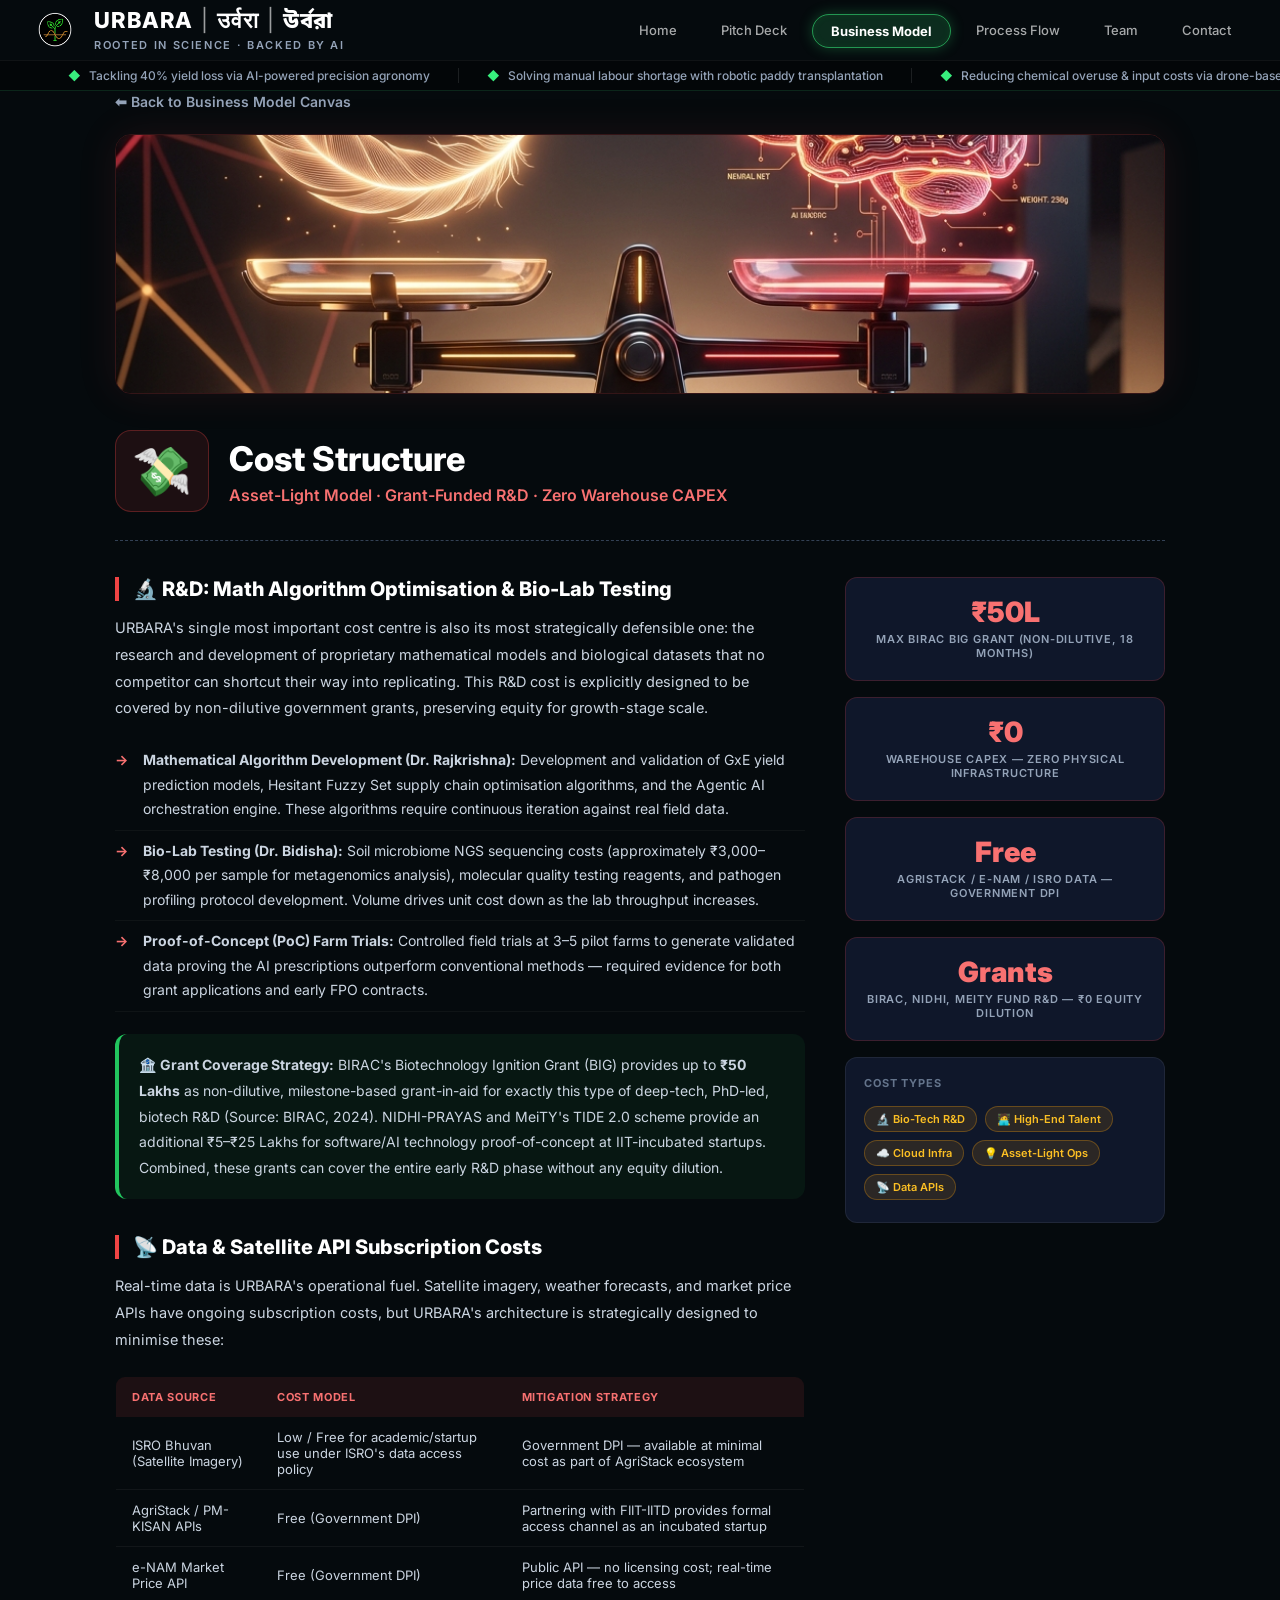
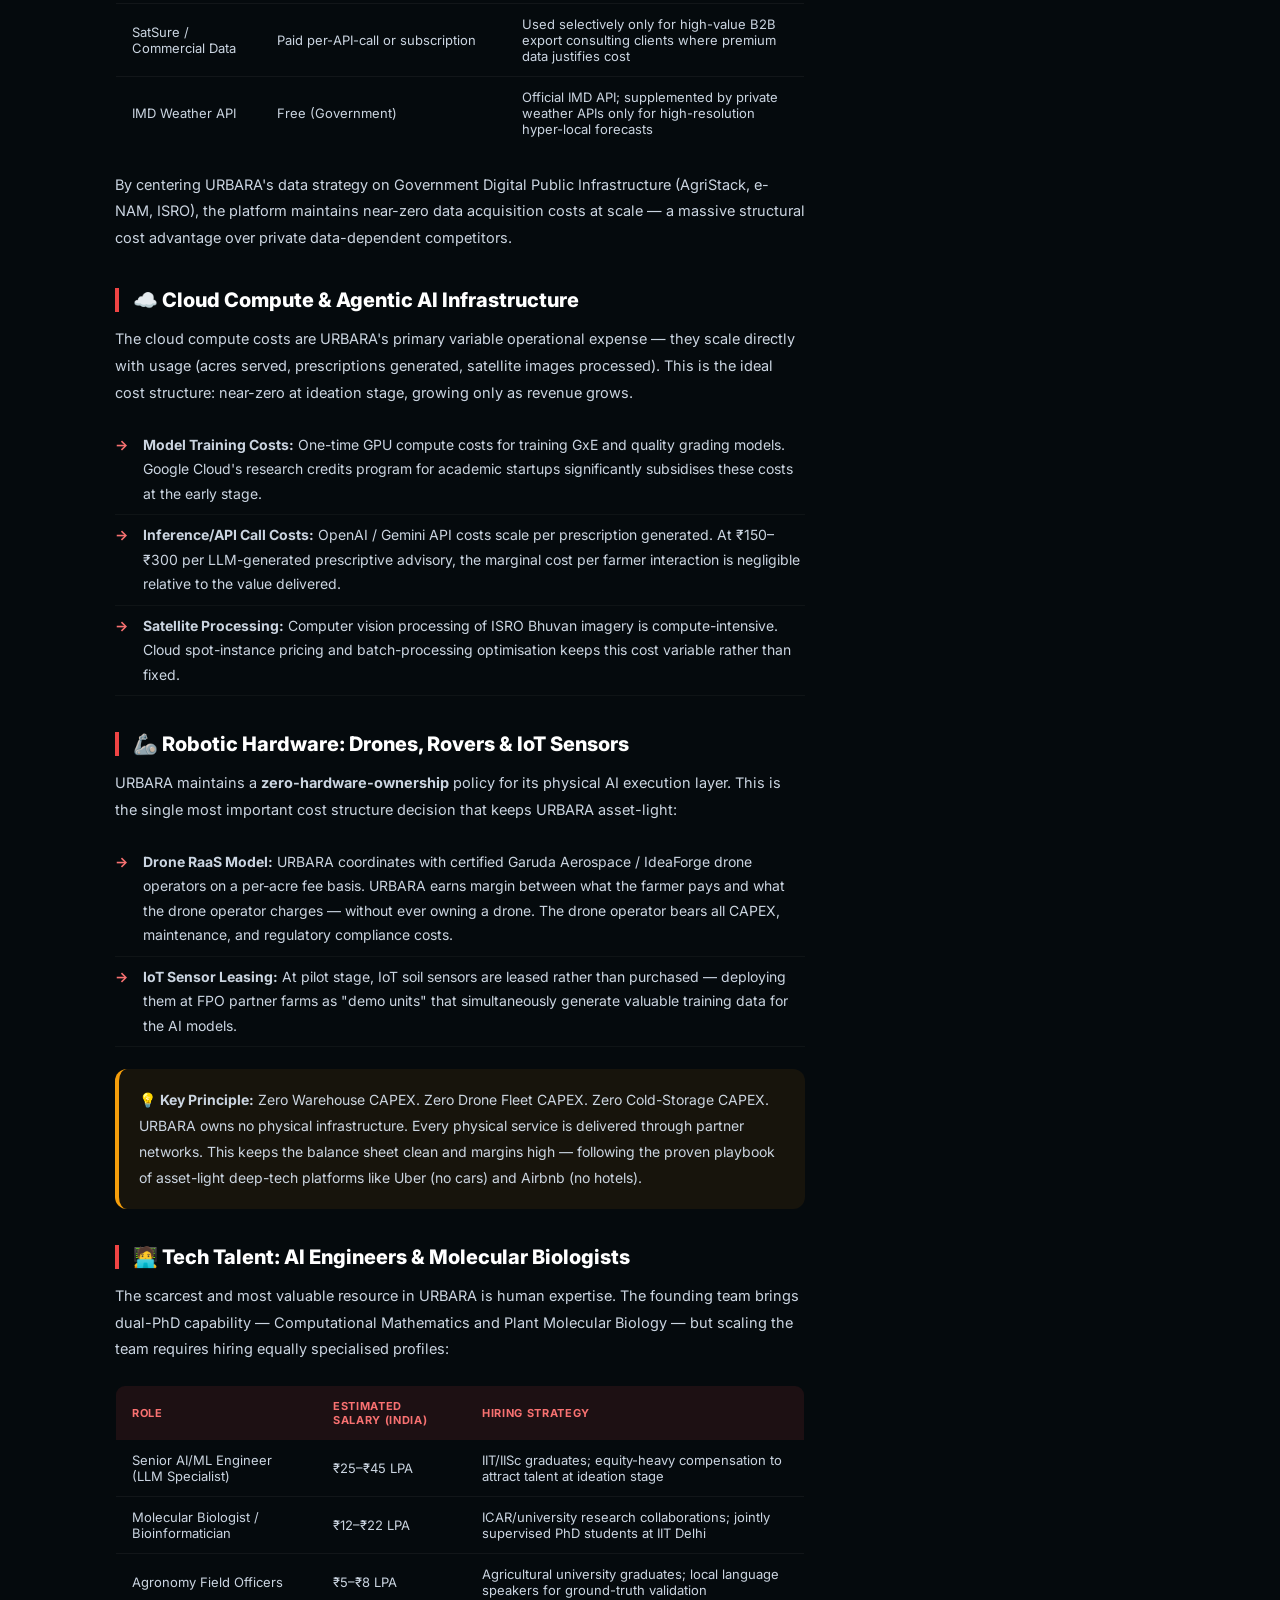
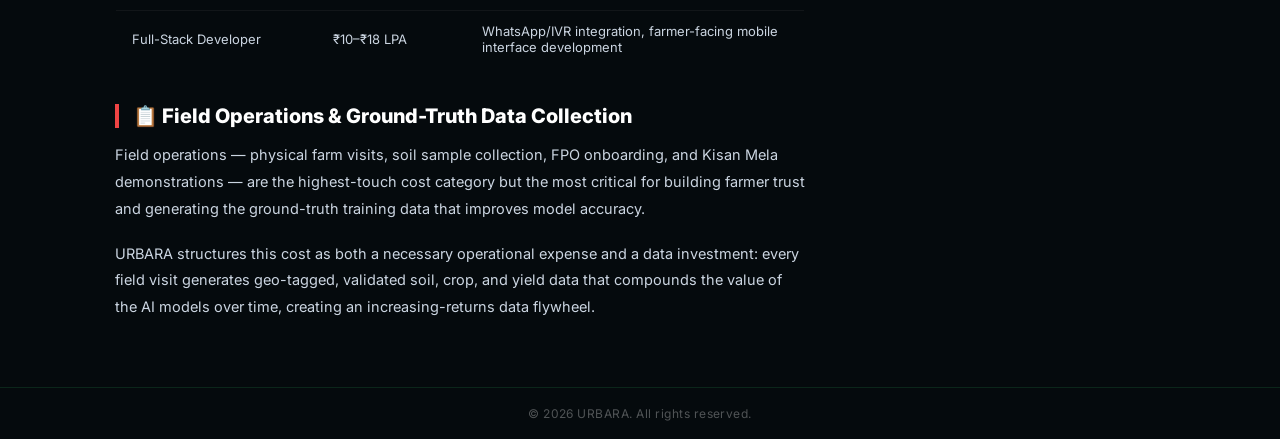
<file: urbara_cost_structure.html>
<!DOCTYPE html>
<html lang="en">
<head>
  <meta charset="UTF-8">
  <meta name="viewport" content="width=device-width, initial-scale=1.0">
  <title>URBARA | Cost Structure - Asset-Light Agritech Operations</title>
  <meta name="description" content="Explore URBARA's highly efficient, asset-light financial framework, allocating capital strategically to R&D, compute, tech talent, and drone-fleet RaaS operations.">
  <meta name="keywords" content="agritech cost structure, asset-light agriculture, BIRAC BIG grant agritech, RaaS drone cost, agricultural AI infrastructure, soil testing research cost">
  <meta name="robots" content="index, follow">
  <meta name="author" content="URBARA">
  <meta name="theme-color" content="#061a10">
  
  <!-- Open Graph / Facebook -->
  <meta property="og:type" content="website">
  <meta property="og:url" content="https://urbara.in/urbara_cost_structure.html">
  <meta property="og:title" content="URBARA | Cost Structure - Asset-Light Agritech Operations">
  <meta property="og:description" content="Explore URBARA's highly efficient, asset-light financial framework, allocating capital strategically to R&D and tech talent.">
  <meta property="og:image" content="https://urbara.in/assets/logo_tag.png">
  
  <!-- Twitter -->
  <meta name="twitter:card" content="summary_large_image">
  <meta name="twitter:url" content="https://urbara.in/urbara_cost_structure.html">
  <meta name="twitter:title" content="URBARA | Cost Structure - Asset-Light Agritech Operations">
  <meta name="twitter:description" content="Explore URBARA's highly efficient, asset-light financial framework, allocating capital strategically to R&D and tech talent.">
  <meta name="twitter:image" content="https://urbara.in/assets/logo_tag.png">
  
  <link rel="canonical" href="https://urbara.in/urbara_cost_structure.html">
  <link rel="icon" type="image/png" href="assets/fevicon.png">
  <link href="https://fonts.googleapis.com/css2?family=Inter:wght@400;500;600;700;800&family=Noto+Sans+Bengali:wght@500;600;700;800&display=swap" rel="stylesheet">
  <style>
    *,*::before,*::after{box-sizing:border-box;margin:0;padding:0}
    
    @keyframes shimmer{0%{background-position:0% center}100%{background-position:200% center}}
    .ur-navbar{background:linear-gradient(135deg,#061a10 0%,#0d2818 40%,#0a2030 100%);border-radius:16px;padding:14px 24px;margin-bottom:24px;display:flex;align-items:center;justify-content:space-between;box-shadow:0 8px 32px rgba(0,0,0,.4),0 0 0 1px rgba(56,239,125,.1);position:relative;overflow:hidden;gap:20px}
    .ur-navbar::before{content:'';position:absolute;top:-50px;left:-50px;width:200px;height:200px;background:radial-gradient(circle,rgba(56,239,125,.08) 0%,transparent 65%);pointer-events:none}
    .ur-nav-left{display:flex;align-items:center;gap:16px;position:relative;z-index:1}
    .ur-logo{width:48px;height:48px;border-radius:12px;background:linear-gradient(145deg,rgba(56,239,125,.15),rgba(6,182,212,.1));border:1px solid rgba(56,239,125,.3);display:flex;align-items:center;justify-content:center}
    .ur-logo svg{width:28px;height:28px}
    .ur-brand{display:flex;flex-direction:column}
    .ur-brand-title{font-size:22px;font-weight:900;letter-spacing:.05em;line-height:1.1;background:linear-gradient(90deg,#38ef7d 0%,#11d4c4 40%,#7aff9e 70%,#38ef7d 100%);-webkit-background-clip:text;-webkit-text-fill-color:transparent;background-size:200% auto;animation:shimmer 3.5s linear infinite;margin-bottom:4px}
    .ur-brand-sub{font-size:10px;font-weight:600;color:rgba(56,239,125,.85);letter-spacing:.03em;display:inline-flex;align-items:center;gap:4px}
    .ur-nav-menu{display:flex;align-items:center;gap:8px;position:relative;z-index:1;flex-wrap:wrap;justify-content:flex-end}
    .ur-menu-link{color:rgba(255,255,255,.7);text-decoration:none;padding:8px 14px;border-radius:10px;font-size:12px;font-weight:600;transition:all .2s ease;border:1px solid transparent}
    .ur-menu-link:hover{color:#38ef7d;background:rgba(56,239,125,.08);border-color:rgba(56,239,125,.2)}
    .ur-menu-link.active{color:#38ef7d;background:rgba(56,239,125,.12);border-color:rgba(56,239,125,.3);font-weight:700}
    @media(max-width:768px){.ur-navbar{flex-direction:column;align-items:flex-start}.ur-nav-menu{width:100%;justify-content:flex-start}}
    .back-btn{display:inline-flex;align-items:center;gap:8px;color:#94a3b8;text-decoration:none;font-size:14px;font-weight:600;margin-bottom:24px;transition:color .2s}
    .back-btn:hover{color:#38ef7d}
    .page-wrap{max-width:1050px;margin:0 auto}
    .hero{width:100%;height:260px;object-fit:cover;border-radius:16px;margin-bottom:32px;border:1px solid rgba(239,68,68,.2);box-shadow:0 0 40px rgba(239,68,68,.1)}
    .page-header{display:flex;align-items:center;gap:20px;margin-bottom:36px;padding-bottom:28px;border-bottom:1px dashed #334155}
    .emoji-box{font-size:48px;background:rgba(239,68,68,.1);border:1px solid rgba(239,68,68,.3);border-radius:16px;padding:16px;line-height:1;flex-shrink:0}
    h1{font-size:34px;font-weight:800;color:#fff;margin-bottom:6px}
    .page-sub{color:#f87171;font-size:16px;font-weight:600}
    .layout{display:grid;grid-template-columns:1fr 320px;gap:40px}
    @media(max-width:860px){.layout{grid-template-columns:1fr}}
    .content h2{font-size:20px;font-weight:800;color:#fff;margin:36px 0 14px;padding-left:14px;border-left:4px solid #ef4444}
    .content h2:first-child{margin-top:0}
    .content p{font-size:14.5px;line-height:1.85;color:#cbd5e1;margin-bottom:18px}
    .content ul{list-style:none;padding:0;margin-bottom:18px}
    .content ul li{font-size:14px;line-height:1.75;color:#cbd5e1;padding:8px 0 8px 28px;position:relative;border-bottom:1px solid rgba(255,255,255,.04)}
    .content ul li::before{content:"→";position:absolute;left:0;color:#f87171;font-weight:700}
    table{width:100%;border-collapse:collapse;margin:22px 0;font-size:13px;border-radius:10px;overflow:hidden;border:1px solid rgba(239,68,68,.2)}
    th{background:rgba(239,68,68,.1);color:#f87171;font-weight:700;text-transform:uppercase;letter-spacing:.06em;font-size:11px;padding:13px 16px;text-align:left}
    td{padding:12px 16px;color:#cbd5e1;border-bottom:1px solid rgba(255,255,255,.05)}
    tr:last-child td{border-bottom:none}
    tr:hover td{background:rgba(239,68,68,.03)}
    .callout{border-radius:12px;padding:18px 20px;margin:22px 0;border-left:4px solid}
    .callout.red{background:rgba(239,68,68,.08);border-color:#ef4444}
    .callout.green{background:rgba(34,197,94,.07);border-color:#22c55e}
    .callout.amber{background:rgba(245,158,11,.07);border-color:#f59e0b}
    .callout p{margin:0;font-size:14px}
    .sidebar{height:fit-content;position:sticky;top:24px}
    .stat-card{background:#0f172a;border:1px solid rgba(239,68,68,.2);border-radius:12px;padding:20px;margin-bottom:16px;text-align:center}
    .stat-val{font-size:28px;font-weight:900;color:#f87171;line-height:1;margin-bottom:6px}
    .stat-lbl{font-size:11px;color:#94a3b8;text-transform:uppercase;letter-spacing:.07em;font-weight:600}
    .tag-cloud{background:#0f172a;border:1px solid rgba(255,255,255,.07);border-radius:12px;padding:18px}
    .tag-cloud h4{font-size:11px;text-transform:uppercase;letter-spacing:.08em;color:#64748b;margin-bottom:12px;font-weight:700}
    .tag{display:inline-block;font-size:11px;font-weight:600;padding:5px 11px;border-radius:20px;margin:4px 4px 4px 0;background:rgba(245,158,11,.12);border:1px solid rgba(245,158,11,.3);color:#fbbf24}
  @media(max-width:768px){.hero{height:auto;object-fit:contain;}}</style>
</head>
<body>

<link rel="stylesheet" href="assets/urbara.css">

<script src="assets/header.js"></script>

  
  <div class="page-wrap">
    <a href="urbara_business_model.html" class="back-btn">⬅ Back to Business Model Canvas</a>
    <img src="assets/cost_hero.png" class="hero" alt="Cost Structure">
    <div class="page-header">
      <div class="emoji-box">💸</div>
      <div>
        <h1>Cost Structure</h1>
        <div class="page-sub">Asset-Light Model · Grant-Funded R&amp;D · Zero Warehouse CAPEX</div>
      </div>
    </div>
    <div class="layout">
      <div class="content">

        <h2>🔬 R&amp;D: Math Algorithm Optimisation &amp; Bio-Lab Testing</h2>
        <p>URBARA's single most important cost centre is also its most strategically defensible one: the research and development of proprietary mathematical models and biological datasets that no competitor can shortcut their way into replicating. This R&amp;D cost is explicitly designed to be covered by non-dilutive government grants, preserving equity for growth-stage scale.</p>
        <ul>
          <li><strong>Mathematical Algorithm Development (Dr. Rajkrishna):</strong> Development and validation of GxE yield prediction models, Hesitant Fuzzy Set supply chain optimisation algorithms, and the Agentic AI orchestration engine. These algorithms require continuous iteration against real field data.</li>
          <li><strong>Bio-Lab Testing (Dr. Bidisha):</strong> Soil microbiome NGS sequencing costs (approximately ₹3,000–₹8,000 per sample for metagenomics analysis), molecular quality testing reagents, and pathogen profiling protocol development. Volume drives unit cost down as the lab throughput increases.</li>
          <li><strong>Proof-of-Concept (PoC) Farm Trials:</strong> Controlled field trials at 3–5 pilot farms to generate validated data proving the AI prescriptions outperform conventional methods — required evidence for both grant applications and early FPO contracts.</li>
        </ul>
        <div class="callout green">
          <p>🏦 <strong>Grant Coverage Strategy:</strong> BIRAC's Biotechnology Ignition Grant (BIG) provides up to <strong>₹50 Lakhs</strong> as non-dilutive, milestone-based grant-in-aid for exactly this type of deep-tech, PhD-led, biotech R&amp;D (Source: BIRAC, 2024). NIDHI-PRAYAS and MeiTY's TIDE 2.0 scheme provide an additional ₹5–₹25 Lakhs for software/AI technology proof-of-concept at IIT-incubated startups. Combined, these grants can cover the entire early R&amp;D phase without any equity dilution.</p>
        </div>

        <h2>📡 Data &amp; Satellite API Subscription Costs</h2>
        <p>Real-time data is URBARA's operational fuel. Satellite imagery, weather forecasts, and market price APIs have ongoing subscription costs, but URBARA's architecture is strategically designed to minimise these:</p>
        <table>
          <tr><th>Data Source</th><th>Cost Model</th><th>Mitigation Strategy</th></tr>
          <tr><td>ISRO Bhuvan (Satellite Imagery)</td><td>Low / Free for academic/startup use under ISRO's data access policy</td><td>Government DPI — available at minimal cost as part of AgriStack ecosystem</td></tr>
          <tr><td>AgriStack / PM-KISAN APIs</td><td>Free (Government DPI)</td><td>Partnering with FIIT-IITD provides formal access channel as an incubated startup</td></tr>
          <tr><td>e-NAM Market Price API</td><td>Free (Government DPI)</td><td>Public API — no licensing cost; real-time price data free to access</td></tr>
          <tr><td>SatSure / Commercial Data</td><td>Paid per-API-call or subscription</td><td>Used selectively only for high-value B2B export consulting clients where premium data justifies cost</td></tr>
          <tr><td>IMD Weather API</td><td>Free (Government)</td><td>Official IMD API; supplemented by private weather APIs only for high-resolution hyper-local forecasts</td></tr>
        </table>
        <p>By centering URBARA's data strategy on Government Digital Public Infrastructure (AgriStack, e-NAM, ISRO), the platform maintains near-zero data acquisition costs at scale — a massive structural cost advantage over private data-dependent competitors.</p>

        <h2>☁️ Cloud Compute &amp; Agentic AI Infrastructure</h2>
        <p>The cloud compute costs are URBARA's primary variable operational expense — they scale directly with usage (acres served, prescriptions generated, satellite images processed). This is the ideal cost structure: near-zero at ideation stage, growing only as revenue grows.</p>
        <ul>
          <li><strong>Model Training Costs:</strong> One-time GPU compute costs for training GxE and quality grading models. Google Cloud's research credits program for academic startups significantly subsidises these costs at the early stage.</li>
          <li><strong>Inference/API Call Costs:</strong> OpenAI / Gemini API costs scale per prescription generated. At ₹150–₹300 per LLM-generated prescriptive advisory, the marginal cost per farmer interaction is negligible relative to the value delivered.</li>
          <li><strong>Satellite Processing:</strong> Computer vision processing of ISRO Bhuvan imagery is compute-intensive. Cloud spot-instance pricing and batch-processing optimisation keeps this cost variable rather than fixed.</li>
        </ul>

        <h2>🦾 Robotic Hardware: Drones, Rovers &amp; IoT Sensors</h2>
        <p>URBARA maintains a <strong>zero-hardware-ownership</strong> policy for its physical AI execution layer. This is the single most important cost structure decision that keeps URBARA asset-light:</p>
        <ul>
          <li><strong>Drone RaaS Model:</strong> URBARA coordinates with certified Garuda Aerospace / IdeaForge drone operators on a per-acre fee basis. URBARA earns margin between what the farmer pays and what the drone operator charges — without ever owning a drone. The drone operator bears all CAPEX, maintenance, and regulatory compliance costs.</li>
          <li><strong>IoT Sensor Leasing:</strong> At pilot stage, IoT soil sensors are leased rather than purchased — deploying them at FPO partner farms as "demo units" that simultaneously generate valuable training data for the AI models.</li>
        </ul>
        <div class="callout amber">
          <p>💡 <strong>Key Principle:</strong> Zero Warehouse CAPEX. Zero Drone Fleet CAPEX. Zero Cold-Storage CAPEX. URBARA owns no physical infrastructure. Every physical service is delivered through partner networks. This keeps the balance sheet clean and margins high — following the proven playbook of asset-light deep-tech platforms like Uber (no cars) and Airbnb (no hotels).</p>
        </div>

        <h2>🧑‍💻 Tech Talent: AI Engineers &amp; Molecular Biologists</h2>
        <p>The scarcest and most valuable resource in URBARA is human expertise. The founding team brings dual-PhD capability — Computational Mathematics and Plant Molecular Biology — but scaling the team requires hiring equally specialised profiles:</p>
        <table>
          <tr><th>Role</th><th>Estimated Salary (India)</th><th>Hiring Strategy</th></tr>
          <tr><td>Senior AI/ML Engineer (LLM Specialist)</td><td>₹25–₹45 LPA</td><td>IIT/IISc graduates; equity-heavy compensation to attract talent at ideation stage</td></tr>
          <tr><td>Molecular Biologist / Bioinformatician</td><td>₹12–₹22 LPA</td><td>ICAR/university research collaborations; jointly supervised PhD students at IIT Delhi</td></tr>
          <tr><td>Agronomy Field Officers</td><td>₹5–₹8 LPA</td><td>Agricultural university graduates; local language speakers for ground-truth validation</td></tr>
          <tr><td>Full-Stack Developer</td><td>₹10–₹18 LPA</td><td>WhatsApp/IVR integration, farmer-facing mobile interface development</td></tr>
        </table>

        <h2>📋 Field Operations &amp; Ground-Truth Data Collection</h2>
        <p>Field operations — physical farm visits, soil sample collection, FPO onboarding, and Kisan Mela demonstrations — are the highest-touch cost category but the most critical for building farmer trust and generating the ground-truth training data that improves model accuracy.</p>
        <p>URBARA structures this cost as both a necessary operational expense and a data investment: every field visit generates geo-tagged, validated soil, crop, and yield data that compounds the value of the AI models over time, creating an increasing-returns data flywheel.</p>

      </div>
      <div class="sidebar">
        <div class="stat-card"><div class="stat-val">₹50L</div><div class="stat-lbl">Max BIRAC BIG grant (non-dilutive, 18 months)</div></div>
        <div class="stat-card"><div class="stat-val">₹0</div><div class="stat-lbl">Warehouse CAPEX — zero physical infrastructure</div></div>
        <div class="stat-card"><div class="stat-val">Free</div><div class="stat-lbl">AgriStack / e-NAM / ISRO data — government DPI</div></div>
        <div class="stat-card"><div class="stat-val">Grants</div><div class="stat-lbl">BIRAC, NIDHI, MeiTY fund R&amp;D — ₹0 equity dilution</div></div>
        <div class="tag-cloud">
          <h4>Cost Types</h4>
          <span class="tag">🔬 Bio-Tech R&amp;D</span>
          <span class="tag">🧑‍💻 High-End Talent</span>
          <span class="tag">☁️ Cloud Infra</span>
          <span class="tag">💡 Asset-Light Ops</span>
          <span class="tag">📡 Data APIs</span>
        </div>
      </div>
    </div>
  </div>
  <!-- Static Navigation for Search Engine Crawlers (JS Fallback) -->
  <nav style="display:none;" aria-hidden="true">
    <a href="index.html">Home</a>
    <a href="urbara_pitchdeck.html">Pitch Deck</a>
    <a href="urbara_business_model.html">Business Model Canvas</a>
    <a href="urbara_value_propositions.html">Value Propositions</a>
    <a href="urbara_customer_segments.html">Customer Segments</a>
    <a href="urbara_key_resources.html">Key Resources</a>
    <a href="urbara_key_activities.html">Key Activities</a>
    <a href="urbara_key_partnerships.html">Key Partnerships</a>
    <a href="urbara_cost_structure.html">Cost Structure</a>
    <a href="urbara_revenue_streams.html">Revenue Streams</a>
    <a href="urbara_customer_relationships.html">Customer Relationships</a>
    <a href="urbara_channels.html">Channels</a>
    <a href="urbara_process_flow.html">Process Flow</a>
    <a href="urbara_team.html">Team</a>
    <a href="urbara_contact.html">Contact</a>
  </nav>

<script src="assets/footer.js"></script>
</body>
</html>
</file>
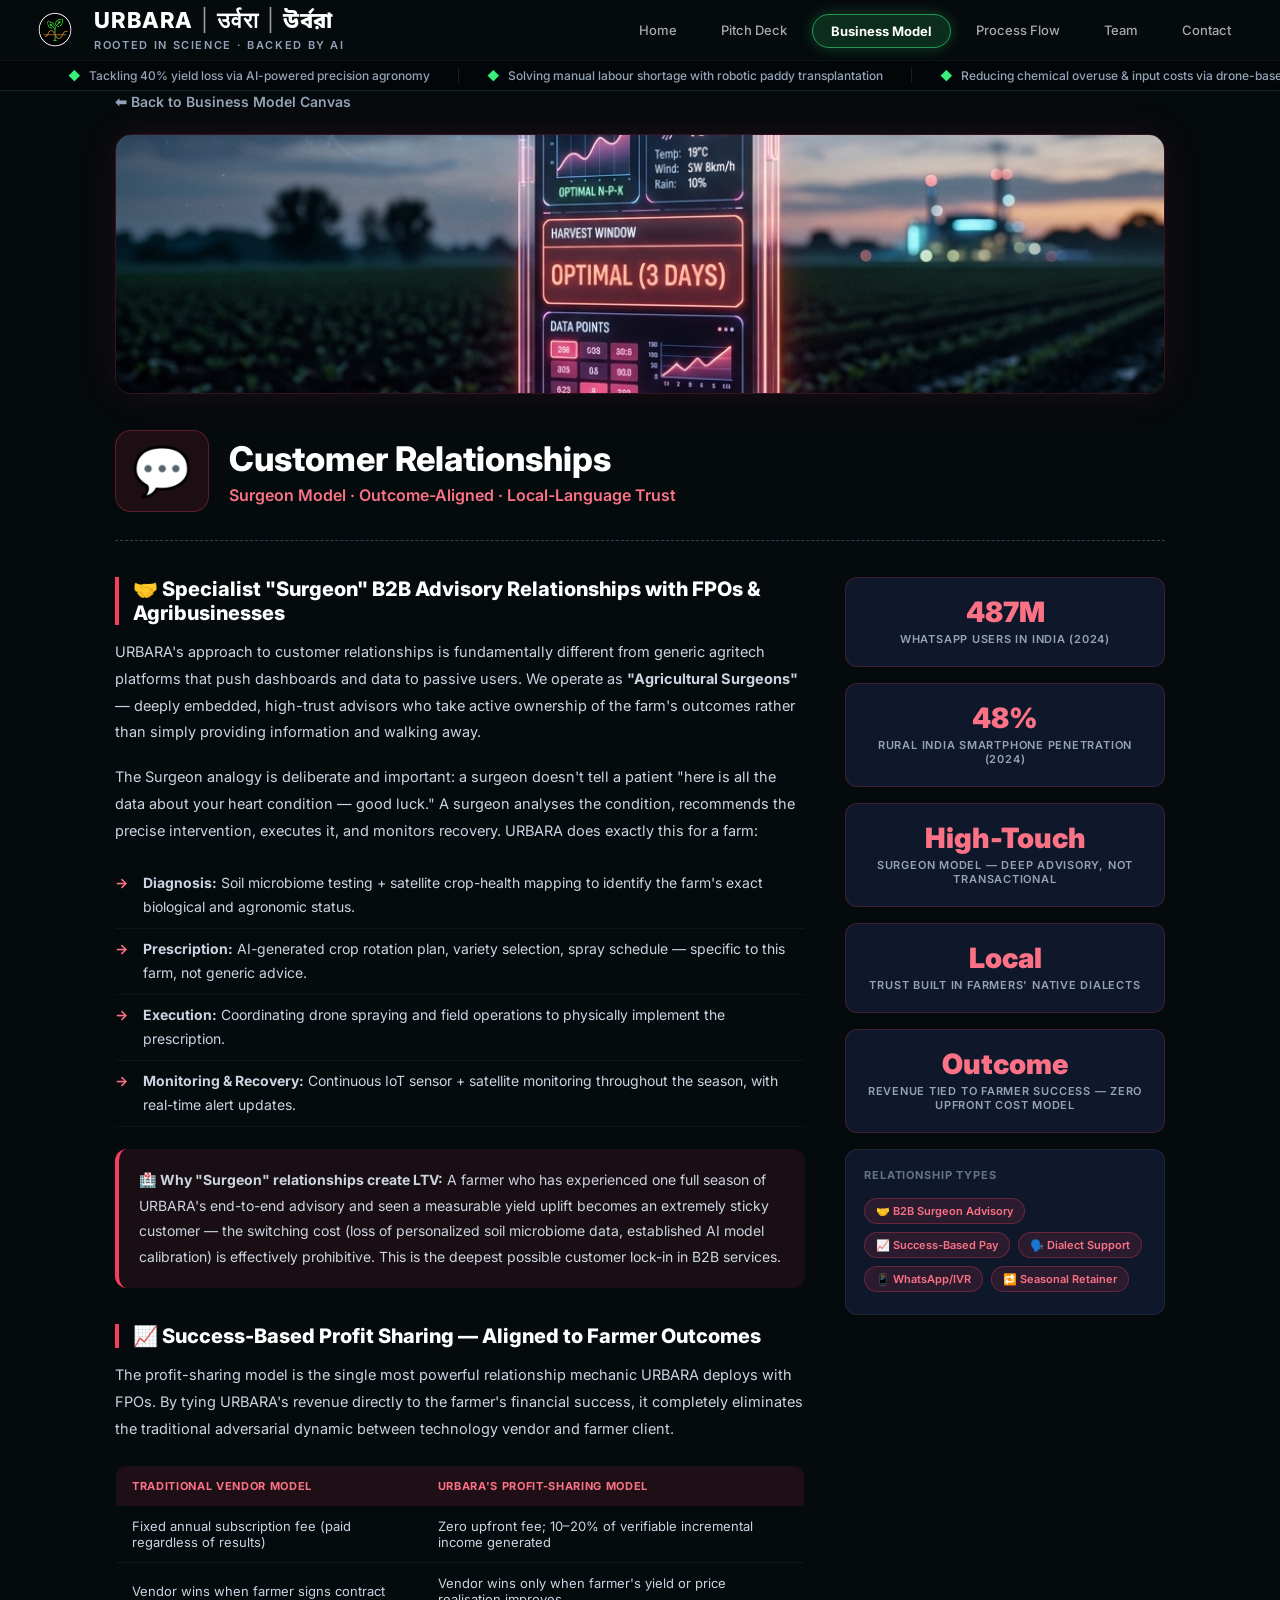
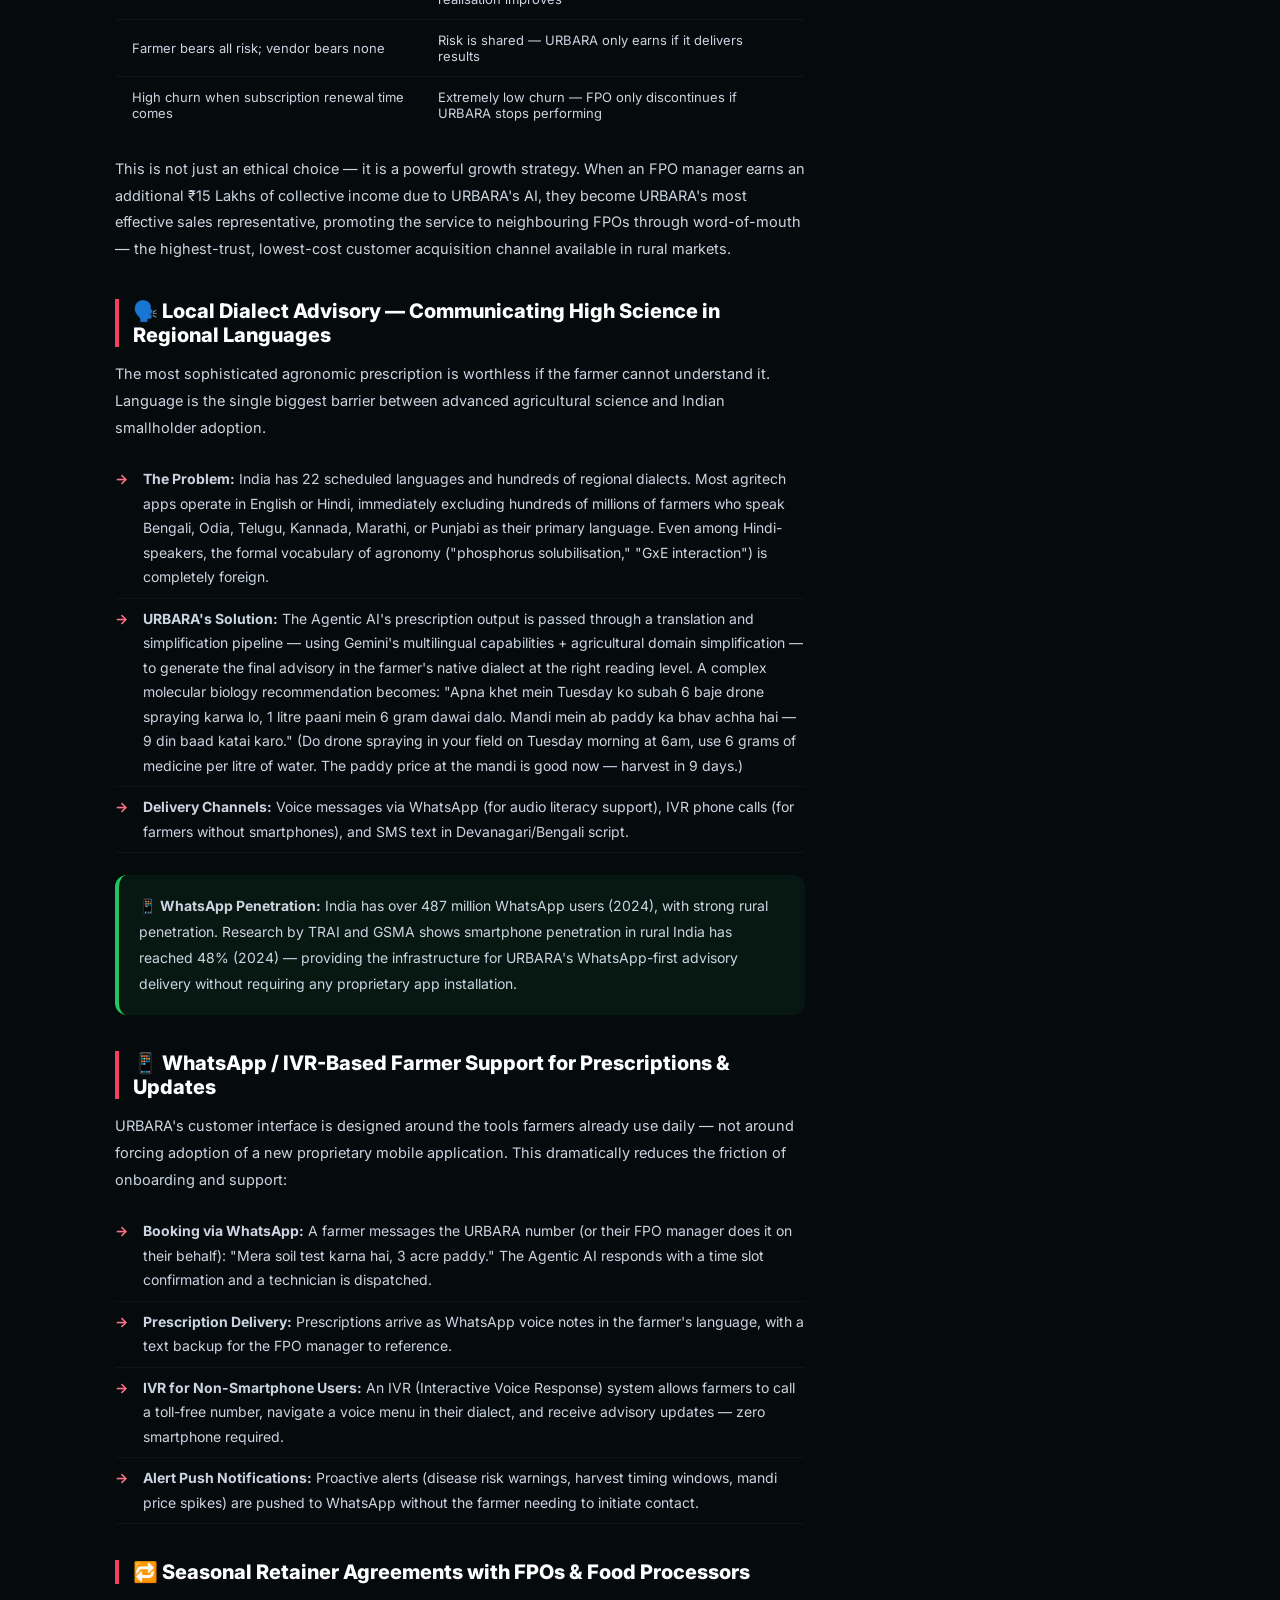
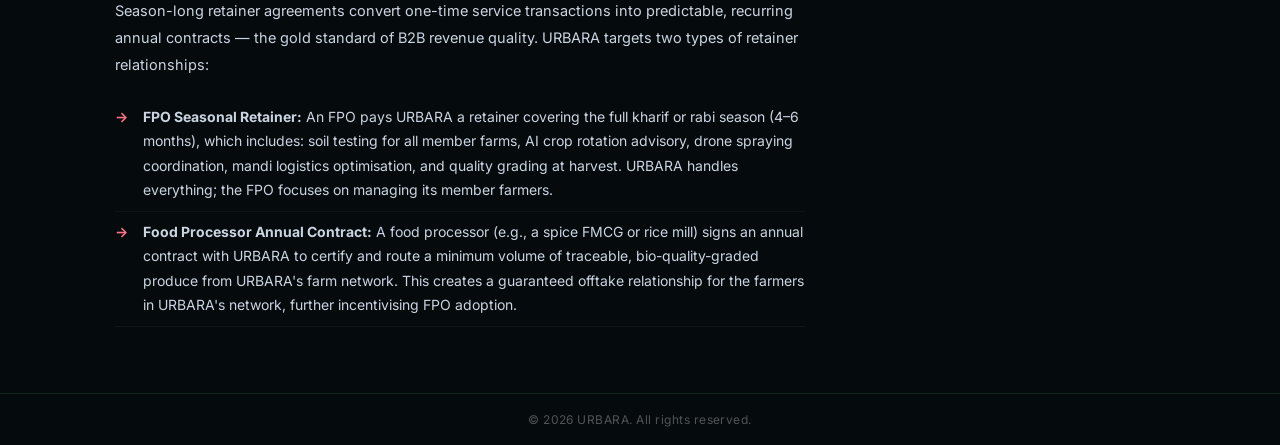
<file: urbara_customer_relationships.html>
<!DOCTYPE html>
<html lang="en">
<head>
  <meta charset="UTF-8">
  <meta name="viewport" content="width=device-width, initial-scale=1.0">
  <title>URBARA | Customer Relationships - Trust & Farmer-Centric Support</title>
  <meta name="description" content="Discover how URBARA builds high-touch customer relationships: developing surgeon-like advisory trusts with FPOs and agribusinesses, using local dialects, and providing zero-friction WhatsApp/IVR booking.">
  <meta name="keywords" content="agritech customer relationships, trust building in farming, FPO advisory, WhatsApp farmer support, success-based agritech models India">
  <meta name="robots" content="index, follow">
  <meta name="author" content="URBARA">
  <meta name="theme-color" content="#061a10">
  
  <!-- Open Graph / Facebook -->
  <meta property="og:type" content="website">
  <meta property="og:url" content="https://urbara.in/urbara_customer_relationships.html">
  <meta property="og:title" content="URBARA | Customer Relationships - Trust & Farmer-Centric Support">
  <meta property="og:description" content="Discover how URBARA builds high-touch customer relationships: developing advisory trust with FPOs and zero-friction WhatsApp booking.">
  <meta property="og:image" content="https://urbara.in/assets/logo_tag.png">
  
  <!-- Twitter -->
  <meta name="twitter:card" content="summary_large_image">
  <meta name="twitter:url" content="https://urbara.in/urbara_customer_relationships.html">
  <meta name="twitter:title" content="URBARA | Customer Relationships - Trust & Farmer-Centric Support">
  <meta name="twitter:description" content="Discover how URBARA builds high-touch customer relationships: developing advisory trust with FPOs and zero-friction WhatsApp booking.">
  <meta name="twitter:image" content="https://urbara.in/assets/logo_tag.png">
  
  <link rel="canonical" href="https://urbara.in/urbara_customer_relationships.html">
  <link rel="icon" type="image/png" href="assets/fevicon.png">
  <link href="https://fonts.googleapis.com/css2?family=Inter:wght@400;500;600;700;800&family=Noto+Sans+Bengali:wght@500;600;700;800&display=swap" rel="stylesheet">
  <style>
    *,*::before,*::after{box-sizing:border-box;margin:0;padding:0}
    
    @keyframes shimmer{0%{background-position:0% center}100%{background-position:200% center}}
    .ur-navbar{background:linear-gradient(135deg,#061a10 0%,#0d2818 40%,#0a2030 100%);border-radius:16px;padding:14px 24px;margin-bottom:24px;display:flex;align-items:center;justify-content:space-between;box-shadow:0 8px 32px rgba(0,0,0,.4),0 0 0 1px rgba(56,239,125,.1);position:relative;overflow:hidden;gap:20px}
    .ur-navbar::before{content:'';position:absolute;top:-50px;left:-50px;width:200px;height:200px;background:radial-gradient(circle,rgba(56,239,125,.08) 0%,transparent 65%);pointer-events:none}
    .ur-nav-left{display:flex;align-items:center;gap:16px;position:relative;z-index:1}
    .ur-logo{width:48px;height:48px;border-radius:12px;background:linear-gradient(145deg,rgba(56,239,125,.15),rgba(6,182,212,.1));border:1px solid rgba(56,239,125,.3);display:flex;align-items:center;justify-content:center}
    .ur-logo svg{width:28px;height:28px}
    .ur-brand{display:flex;flex-direction:column}
    .ur-brand-title{font-size:22px;font-weight:900;letter-spacing:.05em;line-height:1.1;background:linear-gradient(90deg,#38ef7d 0%,#11d4c4 40%,#7aff9e 70%,#38ef7d 100%);-webkit-background-clip:text;-webkit-text-fill-color:transparent;background-size:200% auto;animation:shimmer 3.5s linear infinite;margin-bottom:4px}
    .ur-brand-sub{font-size:10px;font-weight:600;color:rgba(56,239,125,.85);letter-spacing:.03em;display:inline-flex;align-items:center;gap:4px}
    .ur-nav-menu{display:flex;align-items:center;gap:8px;position:relative;z-index:1;flex-wrap:wrap;justify-content:flex-end}
    .ur-menu-link{color:rgba(255,255,255,.7);text-decoration:none;padding:8px 14px;border-radius:10px;font-size:12px;font-weight:600;transition:all .2s ease;border:1px solid transparent}
    .ur-menu-link:hover{color:#38ef7d;background:rgba(56,239,125,.08);border-color:rgba(56,239,125,.2)}
    .ur-menu-link.active{color:#38ef7d;background:rgba(56,239,125,.12);border-color:rgba(56,239,125,.3);font-weight:700}
    @media(max-width:768px){.ur-navbar{flex-direction:column;align-items:flex-start}.ur-nav-menu{width:100%;justify-content:flex-start}}
    .back-btn{display:inline-flex;align-items:center;gap:8px;color:#94a3b8;text-decoration:none;font-size:14px;font-weight:600;margin-bottom:24px;transition:color .2s}
    .back-btn:hover{color:#38ef7d}
    .page-wrap{max-width:1050px;margin:0 auto}
    .hero{width:100%;height:260px;object-fit:cover;border-radius:16px;margin-bottom:32px;border:1px solid rgba(244,63,94,.2);box-shadow:0 0 40px rgba(244,63,94,.1)}
    .page-header{display:flex;align-items:center;gap:20px;margin-bottom:36px;padding-bottom:28px;border-bottom:1px dashed #334155}
    .emoji-box{font-size:48px;background:rgba(244,63,94,.1);border:1px solid rgba(244,63,94,.3);border-radius:16px;padding:16px;line-height:1;flex-shrink:0}
    h1{font-size:34px;font-weight:800;color:#fff;margin-bottom:6px}
    .page-sub{color:#fb7185;font-size:16px;font-weight:600}
    .layout{display:grid;grid-template-columns:1fr 320px;gap:40px}
    @media(max-width:860px){.layout{grid-template-columns:1fr}}
    .content h2{font-size:20px;font-weight:800;color:#fff;margin:36px 0 14px;padding-left:14px;border-left:4px solid #f43f5e}
    .content h2:first-child{margin-top:0}
    .content p{font-size:14.5px;line-height:1.85;color:#cbd5e1;margin-bottom:18px}
    .content ul{list-style:none;padding:0;margin-bottom:18px}
    .content ul li{font-size:14px;line-height:1.75;color:#cbd5e1;padding:8px 0 8px 28px;position:relative;border-bottom:1px solid rgba(255,255,255,.04)}
    .content ul li::before{content:"→";position:absolute;left:0;color:#fb7185;font-weight:700}
    table{width:100%;border-collapse:collapse;margin:22px 0;font-size:13px;border-radius:10px;overflow:hidden;border:1px solid rgba(244,63,94,.2)}
    th{background:rgba(244,63,94,.1);color:#fb7185;font-weight:700;text-transform:uppercase;letter-spacing:.06em;font-size:11px;padding:13px 16px;text-align:left}
    td{padding:12px 16px;color:#cbd5e1;border-bottom:1px solid rgba(255,255,255,.05)}
    tr:last-child td{border-bottom:none}
    tr:hover td{background:rgba(244,63,94,.03)}
    .callout{border-radius:12px;padding:18px 20px;margin:22px 0;border-left:4px solid}
    .callout.coral{background:rgba(244,63,94,.08);border-color:#f43f5e}
    .callout.green{background:rgba(34,197,94,.07);border-color:#22c55e}
    .callout p{margin:0;font-size:14px}
    .sidebar{height:fit-content;position:sticky;top:24px}
    .stat-card{background:#0f172a;border:1px solid rgba(244,63,94,.2);border-radius:12px;padding:20px;margin-bottom:16px;text-align:center}
    .stat-val{font-size:28px;font-weight:900;color:#fb7185;line-height:1;margin-bottom:6px}
    .stat-lbl{font-size:11px;color:#94a3b8;text-transform:uppercase;letter-spacing:.07em;font-weight:600}
    .tag-cloud{background:#0f172a;border:1px solid rgba(255,255,255,.07);border-radius:12px;padding:18px}
    .tag-cloud h4{font-size:11px;text-transform:uppercase;letter-spacing:.08em;color:#64748b;margin-bottom:12px;font-weight:700}
    .tag{display:inline-block;font-size:11px;font-weight:600;padding:5px 11px;border-radius:20px;margin:4px 4px 4px 0;background:rgba(244,63,94,.12);border:1px solid rgba(244,63,94,.3);color:#fb7185}
  @media(max-width:768px){.hero{height:auto;object-fit:contain;}}</style>
</head>
<body>

<link rel="stylesheet" href="assets/urbara.css">

<script src="assets/header.js"></script>

  
  <div class="page-wrap">
    <a href="urbara_business_model.html" class="back-btn">⬅ Back to Business Model Canvas</a>
    <img src="assets/cr_hero.png" class="hero" alt="Customer Relationships">
    <div class="page-header">
      <div class="emoji-box">💬</div>
      <div>
        <h1>Customer Relationships</h1>
        <div class="page-sub">Surgeon Model · Outcome-Aligned · Local-Language Trust</div>
      </div>
    </div>
    <div class="layout">
      <div class="content">

        <h2>🤝 Specialist "Surgeon" B2B Advisory Relationships with FPOs &amp; Agribusinesses</h2>
        <p>URBARA's approach to customer relationships is fundamentally different from generic agritech platforms that push dashboards and data to passive users. We operate as <strong>"Agricultural Surgeons"</strong> — deeply embedded, high-trust advisors who take active ownership of the farm's outcomes rather than simply providing information and walking away.</p>
        <p>The Surgeon analogy is deliberate and important: a surgeon doesn't tell a patient "here is all the data about your heart condition — good luck." A surgeon analyses the condition, recommends the precise intervention, executes it, and monitors recovery. URBARA does exactly this for a farm:</p>
        <ul>
          <li><strong>Diagnosis:</strong> Soil microbiome testing + satellite crop-health mapping to identify the farm's exact biological and agronomic status.</li>
          <li><strong>Prescription:</strong> AI-generated crop rotation plan, variety selection, spray schedule — specific to this farm, not generic advice.</li>
          <li><strong>Execution:</strong> Coordinating drone spraying and field operations to physically implement the prescription.</li>
          <li><strong>Monitoring &amp; Recovery:</strong> Continuous IoT sensor + satellite monitoring throughout the season, with real-time alert updates.</li>
        </ul>
        <div class="callout coral">
          <p>🏥 <strong>Why "Surgeon" relationships create LTV:</strong> A farmer who has experienced one full season of URBARA's end-to-end advisory and seen a measurable yield uplift becomes an extremely sticky customer — the switching cost (loss of personalized soil microbiome data, established AI model calibration) is effectively prohibitive. This is the deepest possible customer lock-in in B2B services.</p>
        </div>

        <h2>📈 Success-Based Profit Sharing — Aligned to Farmer Outcomes</h2>
        <p>The profit-sharing model is the single most powerful relationship mechanic URBARA deploys with FPOs. By tying URBARA's revenue directly to the farmer's financial success, it completely eliminates the traditional adversarial dynamic between technology vendor and farmer client.</p>
        <table>
          <tr><th>Traditional Vendor Model</th><th>URBARA's Profit-Sharing Model</th></tr>
          <tr><td>Fixed annual subscription fee (paid regardless of results)</td><td>Zero upfront fee; 10–20% of verifiable incremental income generated</td></tr>
          <tr><td>Vendor wins when farmer signs contract</td><td>Vendor wins only when farmer's yield or price realisation improves</td></tr>
          <tr><td>Farmer bears all risk; vendor bears none</td><td>Risk is shared — URBARA only earns if it delivers results</td></tr>
          <tr><td>High churn when subscription renewal time comes</td><td>Extremely low churn — FPO only discontinues if URBARA stops performing</td></tr>
        </table>
        <p>This is not just an ethical choice — it is a powerful growth strategy. When an FPO manager earns an additional ₹15 Lakhs of collective income due to URBARA's AI, they become URBARA's most effective sales representative, promoting the service to neighbouring FPOs through word-of-mouth — the highest-trust, lowest-cost customer acquisition channel available in rural markets.</p>

        <h2>🗣️ Local Dialect Advisory — Communicating High Science in Regional Languages</h2>
        <p>The most sophisticated agronomic prescription is worthless if the farmer cannot understand it. Language is the single biggest barrier between advanced agricultural science and Indian smallholder adoption.</p>
        <ul>
          <li><strong>The Problem:</strong> India has 22 scheduled languages and hundreds of regional dialects. Most agritech apps operate in English or Hindi, immediately excluding hundreds of millions of farmers who speak Bengali, Odia, Telugu, Kannada, Marathi, or Punjabi as their primary language. Even among Hindi-speakers, the formal vocabulary of agronomy ("phosphorus solubilisation," "GxE interaction") is completely foreign.</li>
          <li><strong>URBARA's Solution:</strong> The Agentic AI's prescription output is passed through a translation and simplification pipeline — using Gemini's multilingual capabilities + agricultural domain simplification — to generate the final advisory in the farmer's native dialect at the right reading level. A complex molecular biology recommendation becomes: "Apna khet mein Tuesday ko subah 6 baje drone spraying karwa lo, 1 litre paani mein 6 gram dawai dalo. Mandi mein ab paddy ka bhav achha hai — 9 din baad katai karo." (Do drone spraying in your field on Tuesday morning at 6am, use 6 grams of medicine per litre of water. The paddy price at the mandi is good now — harvest in 9 days.)</li>
          <li><strong>Delivery Channels:</strong> Voice messages via WhatsApp (for audio literacy support), IVR phone calls (for farmers without smartphones), and SMS text in Devanagari/Bengali script.</li>
        </ul>
        <div class="callout green">
          <p>📱 <strong>WhatsApp Penetration:</strong> India has over 487 million WhatsApp users (2024), with strong rural penetration. Research by TRAI and GSMA shows smartphone penetration in rural India has reached 48% (2024) — providing the infrastructure for URBARA's WhatsApp-first advisory delivery without requiring any proprietary app installation.</p>
        </div>

        <h2>📱 WhatsApp / IVR-Based Farmer Support for Prescriptions &amp; Updates</h2>
        <p>URBARA's customer interface is designed around the tools farmers already use daily — not around forcing adoption of a new proprietary mobile application. This dramatically reduces the friction of onboarding and support:</p>
        <ul>
          <li><strong>Booking via WhatsApp:</strong> A farmer messages the URBARA number (or their FPO manager does it on their behalf): "Mera soil test karna hai, 3 acre paddy." The Agentic AI responds with a time slot confirmation and a technician is dispatched.</li>
          <li><strong>Prescription Delivery:</strong> Prescriptions arrive as WhatsApp voice notes in the farmer's language, with a text backup for the FPO manager to reference.</li>
          <li><strong>IVR for Non-Smartphone Users:</strong> An IVR (Interactive Voice Response) system allows farmers to call a toll-free number, navigate a voice menu in their dialect, and receive advisory updates — zero smartphone required.</li>
          <li><strong>Alert Push Notifications:</strong> Proactive alerts (disease risk warnings, harvest timing windows, mandi price spikes) are pushed to WhatsApp without the farmer needing to initiate contact.</li>
        </ul>

        <h2>🔁 Seasonal Retainer Agreements with FPOs &amp; Food Processors</h2>
        <p>Season-long retainer agreements convert one-time service transactions into predictable, recurring annual contracts — the gold standard of B2B revenue quality. URBARA targets two types of retainer relationships:</p>
        <ul>
          <li><strong>FPO Seasonal Retainer:</strong> An FPO pays URBARA a retainer covering the full kharif or rabi season (4–6 months), which includes: soil testing for all member farms, AI crop rotation advisory, drone spraying coordination, mandi logistics optimisation, and quality grading at harvest. URBARA handles everything; the FPO focuses on managing its member farmers.</li>
          <li><strong>Food Processor Annual Contract:</strong> A food processor (e.g., a spice FMCG or rice mill) signs an annual contract with URBARA to certify and route a minimum volume of traceable, bio-quality-graded produce from URBARA's farm network. This creates a guaranteed offtake relationship for the farmers in URBARA's network, further incentivising FPO adoption.</li>
        </ul>

      </div>
      <div class="sidebar">
        <div class="stat-card"><div class="stat-val">487M</div><div class="stat-lbl">WhatsApp users in India (2024)</div></div>
        <div class="stat-card"><div class="stat-val">48%</div><div class="stat-lbl">Rural India smartphone penetration (2024)</div></div>
        <div class="stat-card"><div class="stat-val">High-Touch</div><div class="stat-lbl">Surgeon model — deep advisory, not transactional</div></div>
        <div class="stat-card"><div class="stat-val">Local</div><div class="stat-lbl">Trust built in farmers' native dialects</div></div>
        <div class="stat-card"><div class="stat-val">Outcome</div><div class="stat-lbl">Revenue tied to farmer success — zero upfront cost model</div></div>
        <div class="tag-cloud">
          <h4>Relationship Types</h4>
          <span class="tag">🤝 B2B Surgeon Advisory</span>
          <span class="tag">📈 Success-Based Pay</span>
          <span class="tag">🗣️ Dialect Support</span>
          <span class="tag">📱 WhatsApp/IVR</span>
          <span class="tag">🔁 Seasonal Retainer</span>
        </div>
      </div>
    </div>
  </div>
  <!-- Static Navigation for Search Engine Crawlers (JS Fallback) -->
  <nav style="display:none;" aria-hidden="true">
    <a href="index.html">Home</a>
    <a href="urbara_pitchdeck.html">Pitch Deck</a>
    <a href="urbara_business_model.html">Business Model Canvas</a>
    <a href="urbara_value_propositions.html">Value Propositions</a>
    <a href="urbara_customer_segments.html">Customer Segments</a>
    <a href="urbara_key_resources.html">Key Resources</a>
    <a href="urbara_key_activities.html">Key Activities</a>
    <a href="urbara_key_partnerships.html">Key Partnerships</a>
    <a href="urbara_cost_structure.html">Cost Structure</a>
    <a href="urbara_revenue_streams.html">Revenue Streams</a>
    <a href="urbara_customer_relationships.html">Customer Relationships</a>
    <a href="urbara_channels.html">Channels</a>
    <a href="urbara_process_flow.html">Process Flow</a>
    <a href="urbara_team.html">Team</a>
    <a href="urbara_contact.html">Contact</a>
  </nav>

<script src="assets/footer.js"></script>
</body>
</html>
</file>
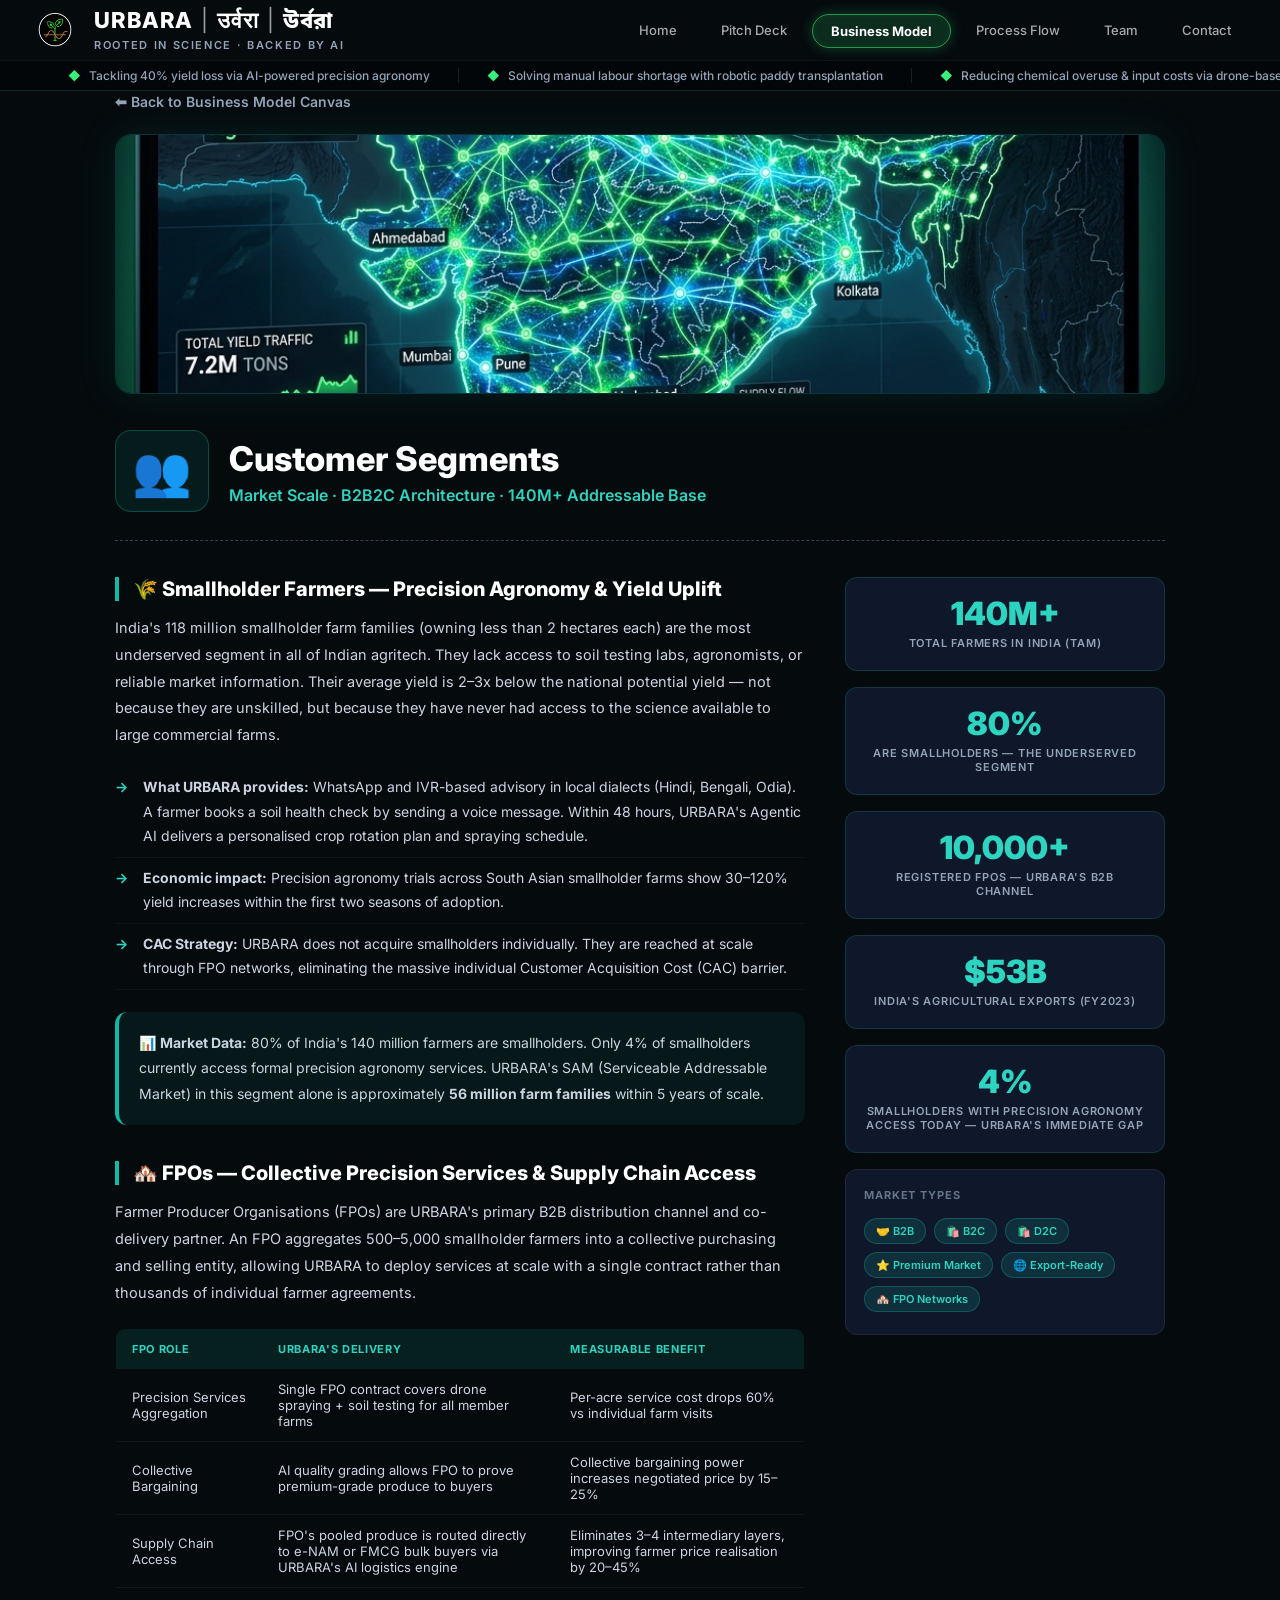
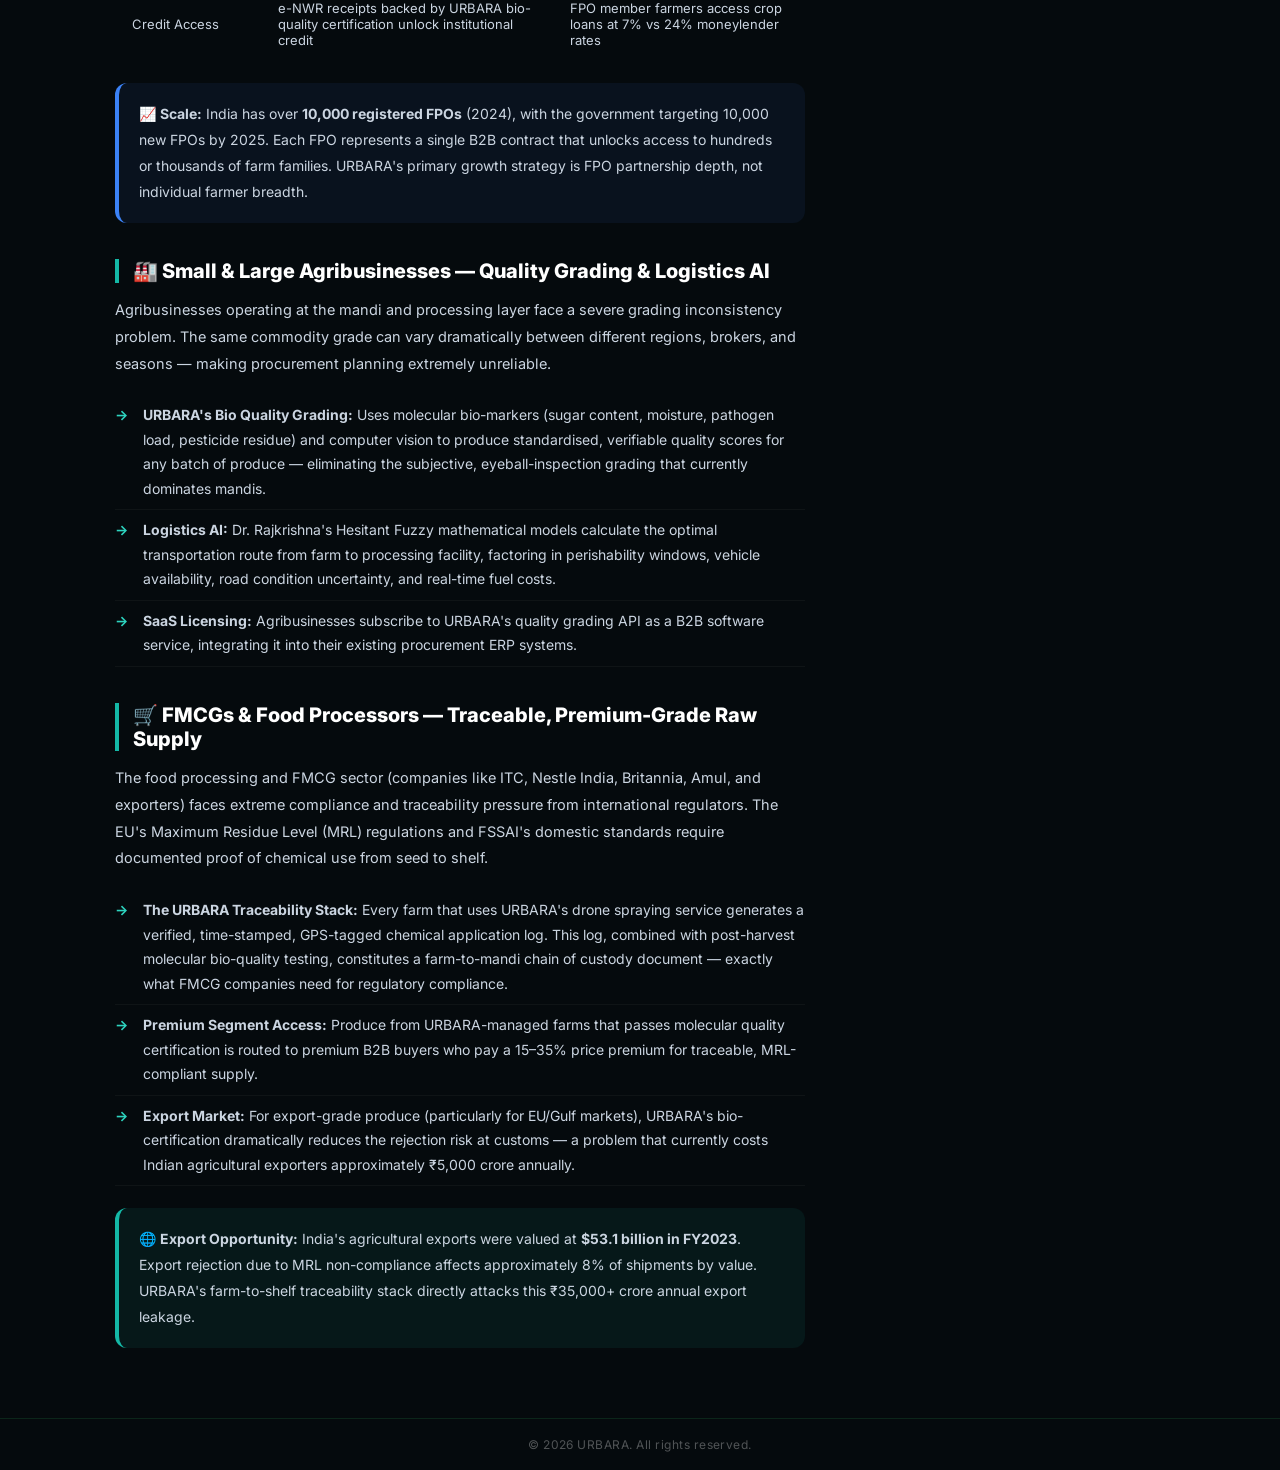
<file: urbara_customer_segments.html>
<!DOCTYPE html>
<html lang="en">
<head>
  <meta charset="UTF-8">
  <meta name="viewport" content="width=device-width, initial-scale=1.0">
  <title>URBARA | Customer Segments - Target Agritech Market Profiles</title>
  <meta name="description" content="Explore URBARA's diverse agritech customer segments: empowering smallholder farmers, partnering B2B with FPOs, serving large food processors/FMCGs, and supporting agribusinesses.">
  <meta name="keywords" content="agritech target market, smallholder farmers India, FPO customer segments, FMCG agritech supply, precision agronomy market segments">
  <meta name="robots" content="index, follow">
  <meta name="author" content="URBARA">
  <meta name="theme-color" content="#061a10">
  
  <!-- Open Graph / Facebook -->
  <meta property="og:type" content="website">
  <meta property="og:url" content="https://urbara.in/urbara_customer_segments.html">
  <meta property="og:title" content="URBARA | Customer Segments - Target Agritech Market Profiles">
  <meta property="og:description" content="Explore URBARA's diverse agritech customer segments: smallholder farmers, FPOs, and large food processors.">
  <meta property="og:image" content="https://urbara.in/assets/logo_tag.png">
  
  <!-- Twitter -->
  <meta name="twitter:card" content="summary_large_image">
  <meta name="twitter:url" content="https://urbara.in/urbara_customer_segments.html">
  <meta name="twitter:title" content="URBARA | Customer Segments - Target Agritech Market Profiles">
  <meta name="twitter:description" content="Explore URBARA's diverse agritech customer segments: smallholder farmers, FPOs, and large food processors.">
  <meta name="twitter:image" content="https://urbara.in/assets/logo_tag.png">
  
  <link rel="canonical" href="https://urbara.in/urbara_customer_segments.html">
  <link rel="icon" type="image/png" href="assets/fevicon.png">
  <link href="https://fonts.googleapis.com/css2?family=Inter:wght@400;500;600;700;800&family=Noto+Sans+Bengali:wght@500;600;700;800&display=swap" rel="stylesheet">
  <style>
    *,*::before,*::after{box-sizing:border-box;margin:0;padding:0}
    
    @keyframes shimmer{0%{background-position:0% center}100%{background-position:200% center}}
    .ur-navbar{background:linear-gradient(135deg,#061a10 0%,#0d2818 40%,#0a2030 100%);border-radius:16px;padding:14px 24px;margin-bottom:24px;display:flex;align-items:center;justify-content:space-between;box-shadow:0 8px 32px rgba(0,0,0,.4),0 0 0 1px rgba(56,239,125,.1);position:relative;overflow:hidden;gap:20px}
    .ur-navbar::before{content:'';position:absolute;top:-50px;left:-50px;width:200px;height:200px;background:radial-gradient(circle,rgba(56,239,125,.08) 0%,transparent 65%);pointer-events:none}
    .ur-nav-left{display:flex;align-items:center;gap:16px;position:relative;z-index:1}
    .ur-logo{width:48px;height:48px;border-radius:12px;background:linear-gradient(145deg,rgba(56,239,125,.15),rgba(6,182,212,.1));border:1px solid rgba(56,239,125,.3);display:flex;align-items:center;justify-content:center}
    .ur-logo svg{width:28px;height:28px}
    .ur-brand{display:flex;flex-direction:column}
    .ur-brand-title{font-size:22px;font-weight:900;letter-spacing:.05em;line-height:1.1;background:linear-gradient(90deg,#38ef7d 0%,#11d4c4 40%,#7aff9e 70%,#38ef7d 100%);-webkit-background-clip:text;-webkit-text-fill-color:transparent;background-size:200% auto;animation:shimmer 3.5s linear infinite;margin-bottom:4px}
    .ur-brand-sub{font-size:10px;font-weight:600;color:rgba(56,239,125,.85);letter-spacing:.03em;display:inline-flex;align-items:center;gap:4px}
    .ur-nav-menu{display:flex;align-items:center;gap:8px;position:relative;z-index:1;flex-wrap:wrap;justify-content:flex-end}
    .ur-menu-link{color:rgba(255,255,255,.7);text-decoration:none;padding:8px 14px;border-radius:10px;font-size:12px;font-weight:600;transition:all .2s ease;border:1px solid transparent}
    .ur-menu-link:hover{color:#38ef7d;background:rgba(56,239,125,.08);border-color:rgba(56,239,125,.2)}
    .ur-menu-link.active{color:#38ef7d;background:rgba(56,239,125,.12);border-color:rgba(56,239,125,.3);font-weight:700}
    @media(max-width:768px){.ur-navbar{flex-direction:column;align-items:flex-start}.ur-nav-menu{width:100%;justify-content:flex-start}}
    .back-btn{display:inline-flex;align-items:center;gap:8px;color:#94a3b8;text-decoration:none;font-size:14px;font-weight:600;margin-bottom:24px;transition:color .2s}
    .back-btn:hover{color:#38ef7d}
    .page-wrap{max-width:1050px;margin:0 auto}
    .hero{width:100%;height:260px;object-fit:cover;border-radius:16px;margin-bottom:32px;border:1px solid rgba(20,184,166,.25);box-shadow:0 0 40px rgba(20,184,166,.12)}
    .page-header{display:flex;align-items:center;gap:20px;margin-bottom:36px;padding-bottom:28px;border-bottom:1px dashed #334155}
    .emoji-box{font-size:48px;background:rgba(20,184,166,.1);border:1px solid rgba(20,184,166,.3);border-radius:16px;padding:16px;line-height:1;flex-shrink:0}
    h1{font-size:34px;font-weight:800;color:#fff;margin-bottom:6px}
    .page-sub{color:#2dd4bf;font-size:16px;font-weight:600}
    .layout{display:grid;grid-template-columns:1fr 320px;gap:40px}
    @media(max-width:860px){.layout{grid-template-columns:1fr}}
    .content h2{font-size:20px;font-weight:800;color:#fff;margin:36px 0 14px;padding-left:14px;border-left:4px solid #14b8a6}
    .content h2:first-child{margin-top:0}
    .content p{font-size:14.5px;line-height:1.85;color:#cbd5e1;margin-bottom:18px}
    .content ul{list-style:none;padding:0;margin-bottom:18px}
    .content ul li{font-size:14px;line-height:1.75;color:#cbd5e1;padding:8px 0 8px 28px;position:relative;border-bottom:1px solid rgba(255,255,255,.04)}
    .content ul li::before{content:"→";position:absolute;left:0;color:#2dd4bf;font-weight:700}
    table{width:100%;border-collapse:collapse;margin:22px 0;font-size:13px;border-radius:10px;overflow:hidden;border:1px solid rgba(20,184,166,.2)}
    th{background:rgba(20,184,166,.12);color:#2dd4bf;font-weight:700;text-transform:uppercase;letter-spacing:.06em;font-size:11px;padding:13px 16px;text-align:left}
    td{padding:12px 16px;color:#cbd5e1;border-bottom:1px solid rgba(255,255,255,.05)}
    tr:last-child td{border-bottom:none}
    tr:hover td{background:rgba(20,184,166,.04)}
    .callout{border-radius:12px;padding:18px 20px;margin:22px 0;border-left:4px solid}
    .callout.teal{background:rgba(20,184,166,.08);border-color:#14b8a6}
    .callout.blue{background:rgba(59,130,246,.07);border-color:#3b82f6}
    .callout p{margin:0;font-size:14px}
    .sidebar{height:fit-content;position:sticky;top:24px}
    .stat-card{background:#0f172a;border:1px solid rgba(20,184,166,.2);border-radius:12px;padding:20px;margin-bottom:16px;text-align:center}
    .stat-val{font-size:32px;font-weight:900;color:#2dd4bf;line-height:1;margin-bottom:6px}
    .stat-lbl{font-size:11px;color:#94a3b8;text-transform:uppercase;letter-spacing:.07em;font-weight:600}
    .tag-cloud{background:#0f172a;border:1px solid rgba(255,255,255,.07);border-radius:12px;padding:18px}
    .tag-cloud h4{font-size:11px;text-transform:uppercase;letter-spacing:.08em;color:#64748b;margin-bottom:12px;font-weight:700}
    .tag{display:inline-block;font-size:11px;font-weight:600;padding:5px 11px;border-radius:20px;margin:4px 4px 4px 0;background:rgba(20,184,166,.15);border:1px solid rgba(20,184,166,.3);color:#2dd4bf}
    .seg-card{background:#0f172a;border:1px solid rgba(20,184,166,.15);border-radius:12px;padding:20px;margin-bottom:16px}
    .seg-card h3{font-size:15px;font-weight:700;color:#fff;margin-bottom:8px;display:flex;align-items:center;gap:8px}
    .seg-card p{font-size:13px;color:#94a3b8;margin:0;line-height:1.6}
  @media(max-width:768px){.hero{height:auto;object-fit:contain;}}</style>
</head>
<body>

<link rel="stylesheet" href="assets/urbara.css">

<script src="assets/header.js"></script>

  

  <div class="page-wrap">
    <a href="urbara_business_model.html" class="back-btn">⬅ Back to Business Model Canvas</a>
    <img src="assets/cs_hero.png" class="hero" alt="Customer Segments Visual">
    <div class="page-header">
      <div class="emoji-box">👥</div>
      <div>
        <h1>Customer Segments</h1>
        <div class="page-sub">Market Scale · B2B2C Architecture · 140M+ Addressable Base</div>
      </div>
    </div>

    <div class="layout">
      <div class="content">

        <h2>🌾 Smallholder Farmers — Precision Agronomy &amp; Yield Uplift</h2>
        <p>India's 118 million smallholder farm families (owning less than 2 hectares each) are the most underserved segment in all of Indian agritech. They lack access to soil testing labs, agronomists, or reliable market information. Their average yield is 2–3x below the national potential yield — not because they are unskilled, but because they have never had access to the science available to large commercial farms.</p>
        <ul>
          <li><strong>What URBARA provides:</strong> WhatsApp and IVR-based advisory in local dialects (Hindi, Bengali, Odia). A farmer books a soil health check by sending a voice message. Within 48 hours, URBARA's Agentic AI delivers a personalised crop rotation plan and spraying schedule.</li>
          <li><strong>Economic impact:</strong> Precision agronomy trials across South Asian smallholder farms show 30–120% yield increases within the first two seasons of adoption.</li>
          <li><strong>CAC Strategy:</strong> URBARA does not acquire smallholders individually. They are reached at scale through FPO networks, eliminating the massive individual Customer Acquisition Cost (CAC) barrier.</li>
        </ul>
        <div class="callout teal">
          <p>📊 <strong>Market Data:</strong> 80% of India's 140 million farmers are smallholders. Only 4% of smallholders currently access formal precision agronomy services. URBARA's SAM (Serviceable Addressable Market) in this segment alone is approximately <strong>56 million farm families</strong> within 5 years of scale.</p>
        </div>

        <h2>🏘️ FPOs — Collective Precision Services &amp; Supply Chain Access</h2>
        <p>Farmer Producer Organisations (FPOs) are URBARA's primary B2B distribution channel and co-delivery partner. An FPO aggregates 500–5,000 smallholder farmers into a collective purchasing and selling entity, allowing URBARA to deploy services at scale with a single contract rather than thousands of individual farmer agreements.</p>
        <table>
          <tr><th>FPO Role</th><th>URBARA's Delivery</th><th>Measurable Benefit</th></tr>
          <tr><td>Precision Services Aggregation</td><td>Single FPO contract covers drone spraying + soil testing for all member farms</td><td>Per-acre service cost drops 60% vs individual farm visits</td></tr>
          <tr><td>Collective Bargaining</td><td>AI quality grading allows FPO to prove premium-grade produce to buyers</td><td>Collective bargaining power increases negotiated price by 15–25%</td></tr>
          <tr><td>Supply Chain Access</td><td>FPO's pooled produce is routed directly to e-NAM or FMCG bulk buyers via URBARA's AI logistics engine</td><td>Eliminates 3–4 intermediary layers, improving farmer price realisation by 20–45%</td></tr>
          <tr><td>Credit Access</td><td>e-NWR receipts backed by URBARA bio-quality certification unlock institutional credit</td><td>FPO member farmers access crop loans at 7% vs 24% moneylender rates</td></tr>
        </table>
        <div class="callout blue">
          <p>📈 <strong>Scale:</strong> India has over <strong>10,000 registered FPOs</strong> (2024), with the government targeting 10,000 new FPOs by 2025. Each FPO represents a single B2B contract that unlocks access to hundreds or thousands of farm families. URBARA's primary growth strategy is FPO partnership depth, not individual farmer breadth.</p>
        </div>

        <h2>🏭 Small &amp; Large Agribusinesses — Quality Grading &amp; Logistics AI</h2>
        <p>Agribusinesses operating at the mandi and processing layer face a severe grading inconsistency problem. The same commodity grade can vary dramatically between different regions, brokers, and seasons — making procurement planning extremely unreliable.</p>
        <ul>
          <li><strong>URBARA's Bio Quality Grading:</strong> Uses molecular bio-markers (sugar content, moisture, pathogen load, pesticide residue) and computer vision to produce standardised, verifiable quality scores for any batch of produce — eliminating the subjective, eyeball-inspection grading that currently dominates mandis.</li>
          <li><strong>Logistics AI:</strong> Dr. Rajkrishna's Hesitant Fuzzy mathematical models calculate the optimal transportation route from farm to processing facility, factoring in perishability windows, vehicle availability, road condition uncertainty, and real-time fuel costs.</li>
          <li><strong>SaaS Licensing:</strong> Agribusinesses subscribe to URBARA's quality grading API as a B2B software service, integrating it into their existing procurement ERP systems.</li>
        </ul>

        <h2>🛒 FMCGs &amp; Food Processors — Traceable, Premium-Grade Raw Supply</h2>
        <p>The food processing and FMCG sector (companies like ITC, Nestle India, Britannia, Amul, and exporters) faces extreme compliance and traceability pressure from international regulators. The EU's Maximum Residue Level (MRL) regulations and FSSAI's domestic standards require documented proof of chemical use from seed to shelf.</p>
        <ul>
          <li><strong>The URBARA Traceability Stack:</strong> Every farm that uses URBARA's drone spraying service generates a verified, time-stamped, GPS-tagged chemical application log. This log, combined with post-harvest molecular bio-quality testing, constitutes a farm-to-mandi chain of custody document — exactly what FMCG companies need for regulatory compliance.</li>
          <li><strong>Premium Segment Access:</strong> Produce from URBARA-managed farms that passes molecular quality certification is routed to premium B2B buyers who pay a 15–35% price premium for traceable, MRL-compliant supply.</li>
          <li><strong>Export Market:</strong> For export-grade produce (particularly for EU/Gulf markets), URBARA's bio-certification dramatically reduces the rejection risk at customs — a problem that currently costs Indian agricultural exporters approximately ₹5,000 crore annually.</li>
        </ul>
        <div class="callout teal">
          <p>🌐 <strong>Export Opportunity:</strong> India's agricultural exports were valued at <strong>$53.1 billion in FY2023</strong>. Export rejection due to MRL non-compliance affects approximately 8% of shipments by value. URBARA's farm-to-shelf traceability stack directly attacks this ₹35,000+ crore annual export leakage.</p>
        </div>

      </div>

      <div class="sidebar">
        <div class="stat-card">
          <div class="stat-val">140M+</div>
          <div class="stat-lbl">Total farmers in India (TAM)</div>
        </div>
        <div class="stat-card">
          <div class="stat-val">80%</div>
          <div class="stat-lbl">Are smallholders — the underserved segment</div>
        </div>
        <div class="stat-card">
          <div class="stat-val">10,000+</div>
          <div class="stat-lbl">Registered FPOs — URBARA's B2B channel</div>
        </div>
        <div class="stat-card">
          <div class="stat-val">$53B</div>
          <div class="stat-lbl">India's agricultural exports (FY2023)</div>
        </div>
        <div class="stat-card">
          <div class="stat-val">4%</div>
          <div class="stat-lbl">Smallholders with precision agronomy access today — URBARA's immediate gap</div>
        </div>
        <div class="tag-cloud">
          <h4>Market Types</h4>
          <span class="tag">🤝 B2B</span>
          <span class="tag">🛍️ B2C</span>
          <span class="tag">🛍️ D2C</span>
          <span class="tag">⭐ Premium Market</span>
          <span class="tag">🌐 Export-Ready</span>
          <span class="tag">🏘️ FPO Networks</span>
        </div>
      </div>
    </div>
  </div>
  <!-- Static Navigation for Search Engine Crawlers (JS Fallback) -->
  <nav style="display:none;" aria-hidden="true">
    <a href="index.html">Home</a>
    <a href="urbara_pitchdeck.html">Pitch Deck</a>
    <a href="urbara_business_model.html">Business Model Canvas</a>
    <a href="urbara_value_propositions.html">Value Propositions</a>
    <a href="urbara_customer_segments.html">Customer Segments</a>
    <a href="urbara_key_resources.html">Key Resources</a>
    <a href="urbara_key_activities.html">Key Activities</a>
    <a href="urbara_key_partnerships.html">Key Partnerships</a>
    <a href="urbara_cost_structure.html">Cost Structure</a>
    <a href="urbara_revenue_streams.html">Revenue Streams</a>
    <a href="urbara_customer_relationships.html">Customer Relationships</a>
    <a href="urbara_channels.html">Channels</a>
    <a href="urbara_process_flow.html">Process Flow</a>
    <a href="urbara_team.html">Team</a>
    <a href="urbara_contact.html">Contact</a>
  </nav>

<script src="assets/footer.js"></script>
</body>
</html>
</file>
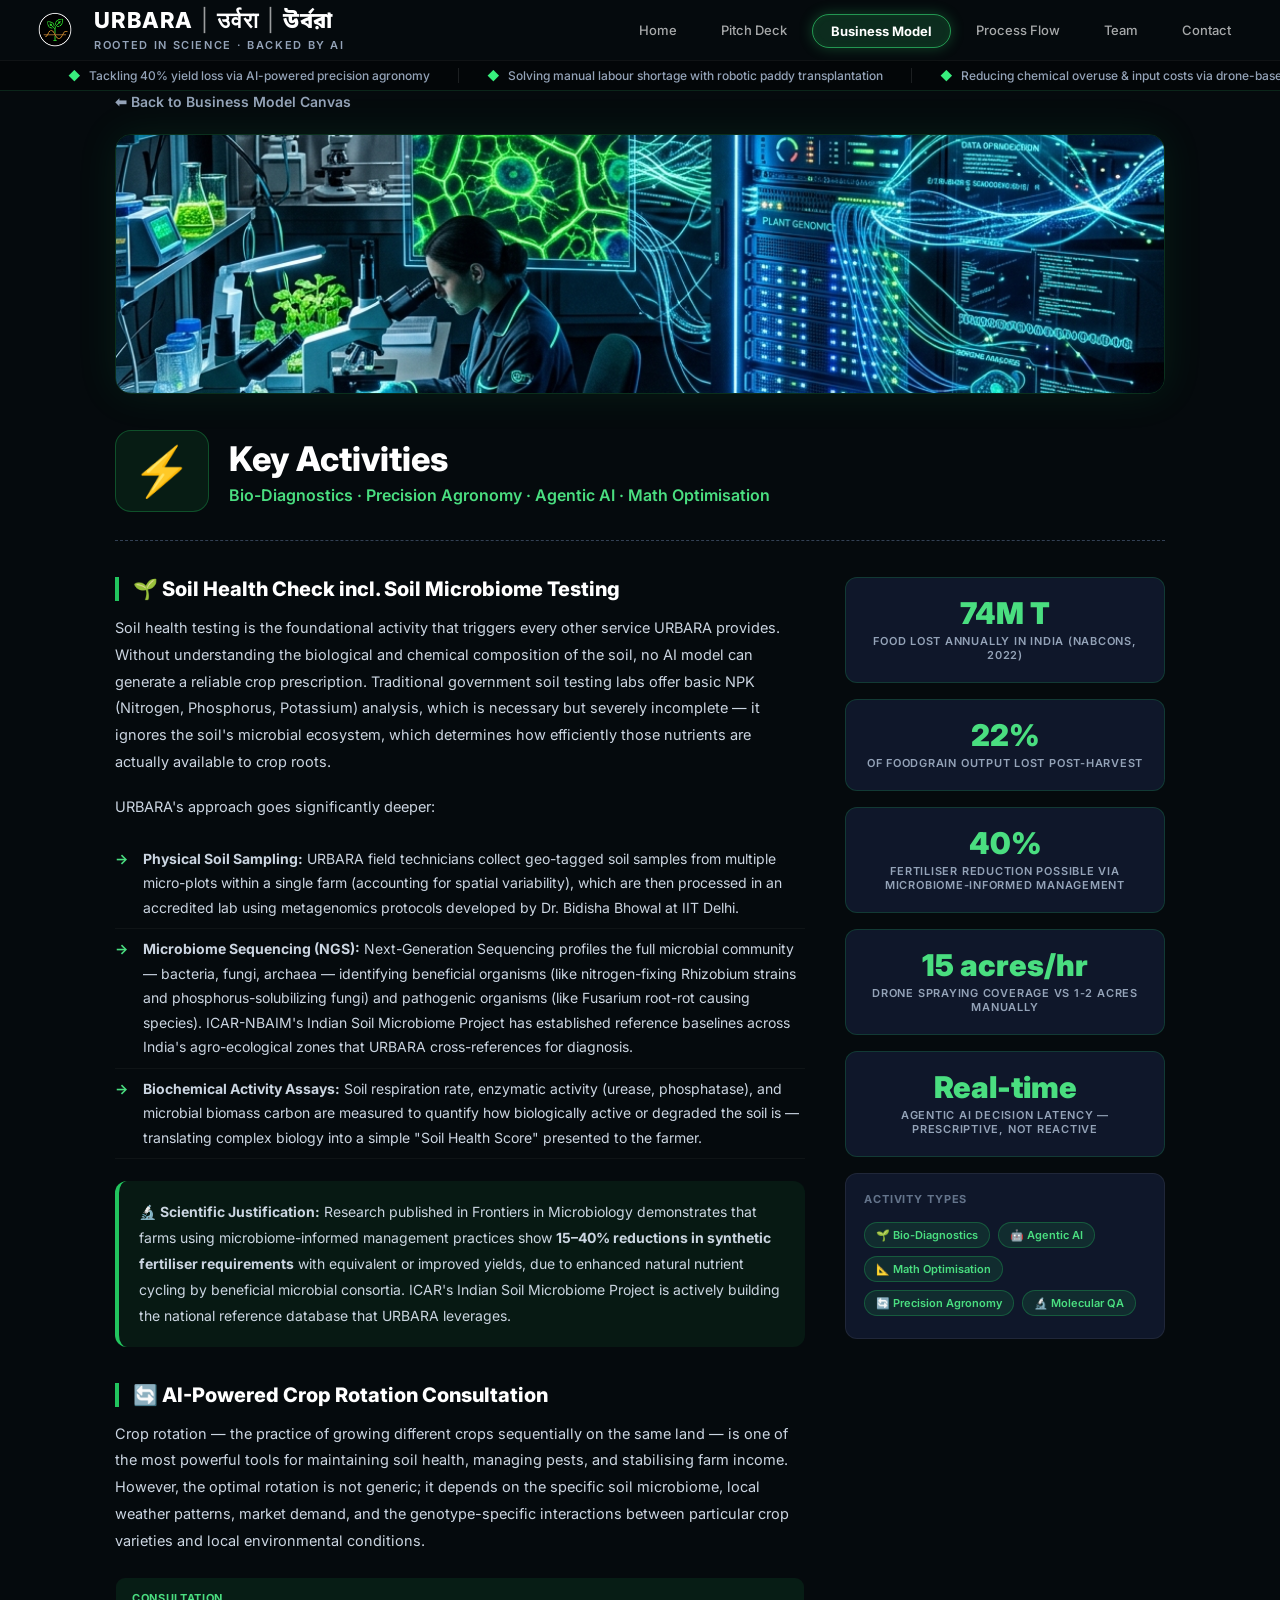
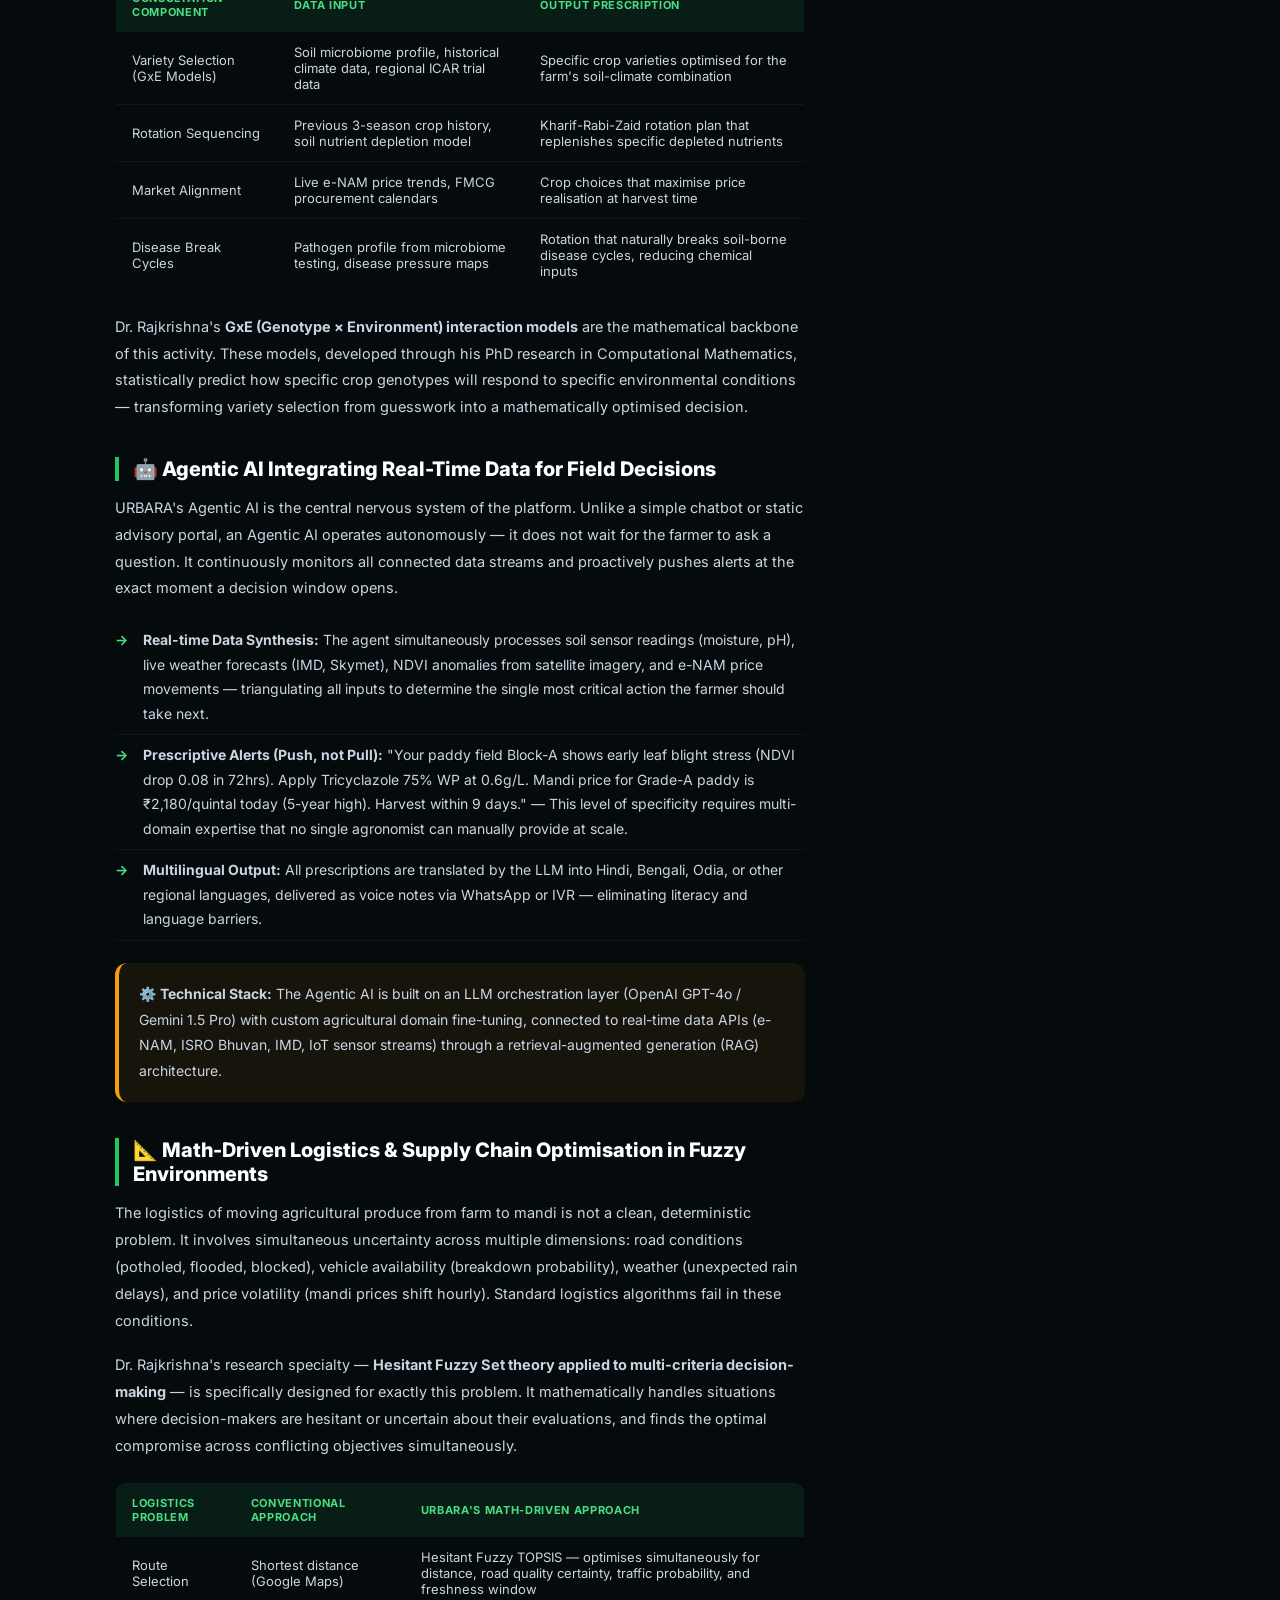
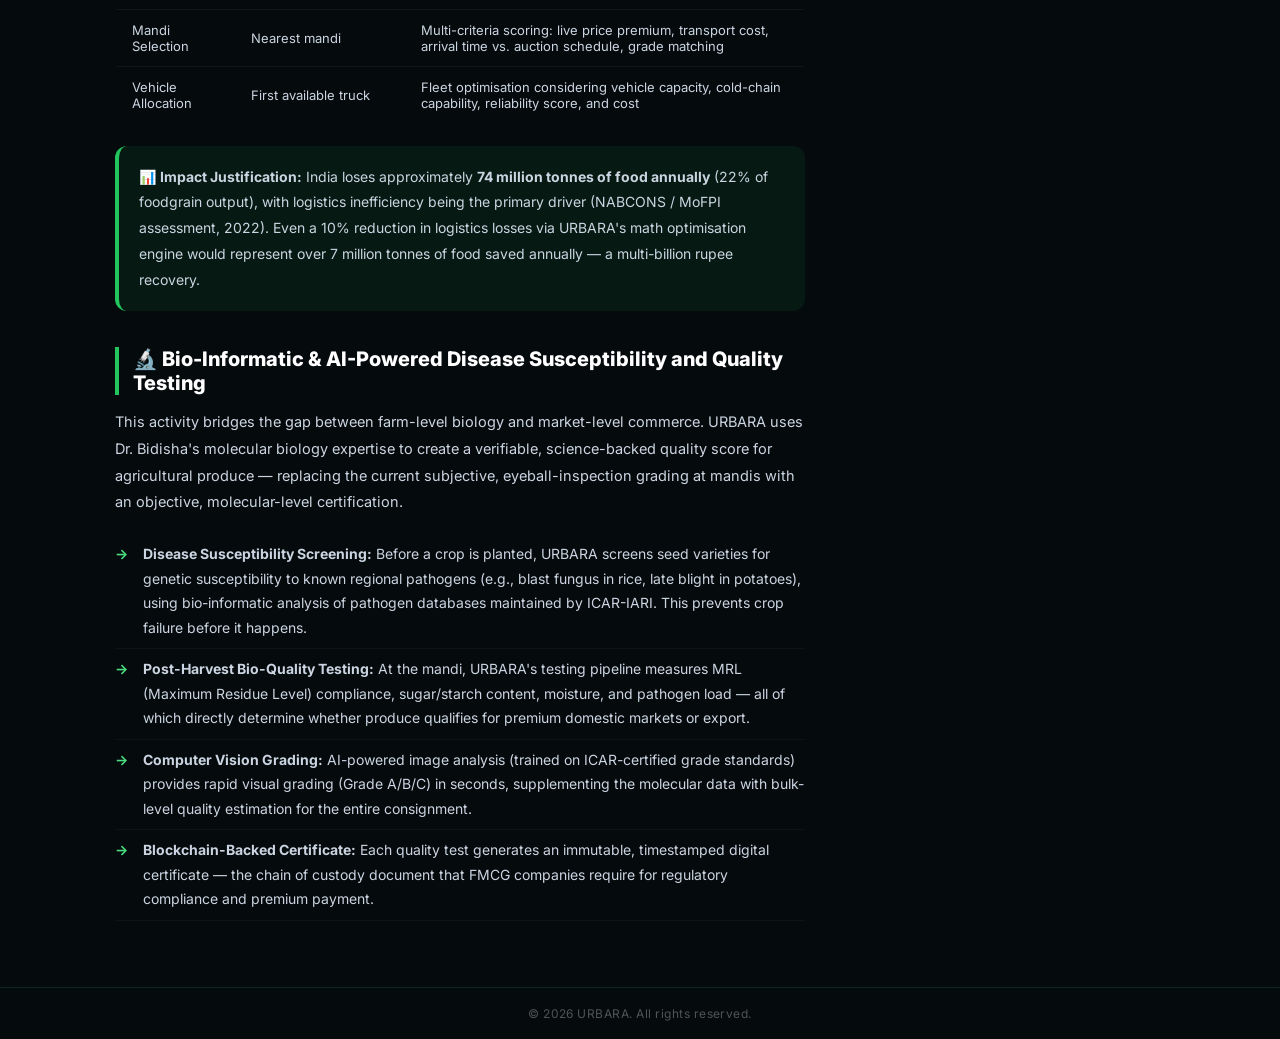
<file: urbara_key_activities.html>
<!DOCTYPE html>
<html lang="en">
<head>
  <meta charset="UTF-8">
  <meta name="viewport" content="width=device-width, initial-scale=1.0">
  <title>URBARA | Key Activities - Soil Diagnostics & Agentic AI Advisory</title>
  <meta name="description" content="Discover URBARA's core activities transforming Indian farming: advanced soil metagenome microbiome sequencing, Agentic AI real-time advisory, mathematical supply chain optimization, and disease testing.">
  <meta name="keywords" content="agritech key activities, soil diagnostics, crop rotation planning, mathematical optimization, agricultural AI advisory, plant pathogen testing">
  <meta name="robots" content="index, follow">
  <meta name="author" content="URBARA">
  <meta name="theme-color" content="#061a10">
  
  <!-- Open Graph / Facebook -->
  <meta property="og:type" content="website">
  <meta property="og:url" content="https://urbara.in/urbara_key_activities.html">
  <meta property="og:title" content="URBARA | Key Activities - Soil Diagnostics & Agentic AI Advisory">
  <meta property="og:description" content="Discover URBARA's core activities: advanced soil microbiome sequencing, Agentic AI advisory, and mathematical optimization.">
  <meta property="og:image" content="https://urbara.in/assets/logo_tag.png">
  
  <!-- Twitter -->
  <meta name="twitter:card" content="summary_large_image">
  <meta name="twitter:url" content="https://urbara.in/urbara_key_activities.html">
  <meta name="twitter:title" content="URBARA | Key Activities - Soil Diagnostics & Agentic AI Advisory">
  <meta name="twitter:description" content="Discover URBARA's core activities: advanced soil microbiome sequencing, Agentic AI advisory, and mathematical optimization.">
  <meta name="twitter:image" content="https://urbara.in/assets/logo_tag.png">
  
  <link rel="canonical" href="https://urbara.in/urbara_key_activities.html">
  <link rel="icon" type="image/png" href="assets/fevicon.png">
  <link href="https://fonts.googleapis.com/css2?family=Inter:wght@400;500;600;700;800&family=Noto+Sans+Bengali:wght@500;600;700;800&display=swap" rel="stylesheet">
  <style>
    *,*::before,*::after{box-sizing:border-box;margin:0;padding:0}
    
    @keyframes shimmer{0%{background-position:0% center}100%{background-position:200% center}}
    .ur-navbar{background:linear-gradient(135deg,#061a10 0%,#0d2818 40%,#0a2030 100%);border-radius:16px;padding:14px 24px;margin-bottom:24px;display:flex;align-items:center;justify-content:space-between;box-shadow:0 8px 32px rgba(0,0,0,.4),0 0 0 1px rgba(56,239,125,.1);position:relative;overflow:hidden;gap:20px}
    .ur-navbar::before{content:'';position:absolute;top:-50px;left:-50px;width:200px;height:200px;background:radial-gradient(circle,rgba(56,239,125,.08) 0%,transparent 65%);pointer-events:none}
    .ur-nav-left{display:flex;align-items:center;gap:16px;position:relative;z-index:1}
    .ur-logo{width:48px;height:48px;border-radius:12px;background:linear-gradient(145deg,rgba(56,239,125,.15),rgba(6,182,212,.1));border:1px solid rgba(56,239,125,.3);display:flex;align-items:center;justify-content:center}
    .ur-logo svg{width:28px;height:28px}
    .ur-brand{display:flex;flex-direction:column}
    .ur-brand-title{font-size:22px;font-weight:900;letter-spacing:.05em;line-height:1.1;background:linear-gradient(90deg,#38ef7d 0%,#11d4c4 40%,#7aff9e 70%,#38ef7d 100%);-webkit-background-clip:text;-webkit-text-fill-color:transparent;background-size:200% auto;animation:shimmer 3.5s linear infinite;margin-bottom:4px}
    .ur-brand-sub{font-size:10px;font-weight:600;color:rgba(56,239,125,.85);letter-spacing:.03em;display:inline-flex;align-items:center;gap:4px}
    .ur-nav-menu{display:flex;align-items:center;gap:8px;position:relative;z-index:1;flex-wrap:wrap;justify-content:flex-end}
    .ur-menu-link{color:rgba(255,255,255,.7);text-decoration:none;padding:8px 14px;border-radius:10px;font-size:12px;font-weight:600;transition:all .2s ease;border:1px solid transparent}
    .ur-menu-link:hover{color:#38ef7d;background:rgba(56,239,125,.08);border-color:rgba(56,239,125,.2)}
    .ur-menu-link.active{color:#38ef7d;background:rgba(56,239,125,.12);border-color:rgba(56,239,125,.3);font-weight:700}
    @media(max-width:768px){.ur-navbar{flex-direction:column;align-items:flex-start}.ur-nav-menu{width:100%;justify-content:flex-start}}
    .back-btn{display:inline-flex;align-items:center;gap:8px;color:#94a3b8;text-decoration:none;font-size:14px;font-weight:600;margin-bottom:24px;transition:color .2s}
    .back-btn:hover{color:#38ef7d}
    .page-wrap{max-width:1050px;margin:0 auto}
    .hero{width:100%;height:260px;object-fit:cover;border-radius:16px;margin-bottom:32px;border:1px solid rgba(34,197,94,.2);box-shadow:0 0 40px rgba(34,197,94,.1)}
    .page-header{display:flex;align-items:center;gap:20px;margin-bottom:36px;padding-bottom:28px;border-bottom:1px dashed #334155}
    .emoji-box{font-size:48px;background:rgba(34,197,94,.1);border:1px solid rgba(34,197,94,.3);border-radius:16px;padding:16px;line-height:1;flex-shrink:0}
    h1{font-size:34px;font-weight:800;color:#fff;margin-bottom:6px}
    .page-sub{color:#4ade80;font-size:16px;font-weight:600}
    .layout{display:grid;grid-template-columns:1fr 320px;gap:40px}
    @media(max-width:860px){.layout{grid-template-columns:1fr}}
    .content h2{font-size:20px;font-weight:800;color:#fff;margin:36px 0 14px;padding-left:14px;border-left:4px solid #22c55e}
    .content h2:first-child{margin-top:0}
    .content p{font-size:14.5px;line-height:1.85;color:#cbd5e1;margin-bottom:18px}
    .content ul{list-style:none;padding:0;margin-bottom:18px}
    .content ul li{font-size:14px;line-height:1.75;color:#cbd5e1;padding:8px 0 8px 28px;position:relative;border-bottom:1px solid rgba(255,255,255,.04)}
    .content ul li::before{content:"→";position:absolute;left:0;color:#4ade80;font-weight:700}
    table{width:100%;border-collapse:collapse;margin:22px 0;font-size:13px;border-radius:10px;overflow:hidden;border:1px solid rgba(34,197,94,.2)}
    th{background:rgba(34,197,94,.1);color:#4ade80;font-weight:700;text-transform:uppercase;letter-spacing:.06em;font-size:11px;padding:13px 16px;text-align:left}
    td{padding:12px 16px;color:#cbd5e1;border-bottom:1px solid rgba(255,255,255,.05)}
    tr:last-child td{border-bottom:none}
    tr:hover td{background:rgba(34,197,94,.03)}
    .callout{border-radius:12px;padding:18px 20px;margin:22px 0;border-left:4px solid}
    .callout.green{background:rgba(34,197,94,.08);border-color:#22c55e}
    .callout.amber{background:rgba(245,158,11,.07);border-color:#f59e0b}
    .callout p{margin:0;font-size:14px}
    .sidebar{height:fit-content;position:sticky;top:24px}
    .stat-card{background:#0f172a;border:1px solid rgba(34,197,94,.2);border-radius:12px;padding:20px;margin-bottom:16px;text-align:center}
    .stat-val{font-size:30px;font-weight:900;color:#4ade80;line-height:1;margin-bottom:6px}
    .stat-lbl{font-size:11px;color:#94a3b8;text-transform:uppercase;letter-spacing:.07em;font-weight:600}
    .tag-cloud{background:#0f172a;border:1px solid rgba(255,255,255,.07);border-radius:12px;padding:18px}
    .tag-cloud h4{font-size:11px;text-transform:uppercase;letter-spacing:.08em;color:#64748b;margin-bottom:12px;font-weight:700}
    .tag{display:inline-block;font-size:11px;font-weight:600;padding:5px 11px;border-radius:20px;margin:4px 4px 4px 0;background:rgba(34,197,94,.12);border:1px solid rgba(34,197,94,.3);color:#4ade80}
  @media(max-width:768px){.hero{height:auto;object-fit:contain;}}</style>
</head>
<body>

<link rel="stylesheet" href="assets/urbara.css">

<script src="assets/header.js"></script>

  

  <div class="page-wrap">
    <a href="urbara_business_model.html" class="back-btn">⬅ Back to Business Model Canvas</a>
    <img src="assets/ka_hero.png" class="hero" alt="Key Activities">
    <div class="page-header">
      <div class="emoji-box">⚡</div>
      <div>
        <h1>Key Activities</h1>
        <div class="page-sub">Bio-Diagnostics · Precision Agronomy · Agentic AI · Math Optimisation</div>
      </div>
    </div>
    <div class="layout">
      <div class="content">

        <h2>🌱 Soil Health Check incl. Soil Microbiome Testing</h2>
        <p>Soil health testing is the foundational activity that triggers every other service URBARA provides. Without understanding the biological and chemical composition of the soil, no AI model can generate a reliable crop prescription. Traditional government soil testing labs offer basic NPK (Nitrogen, Phosphorus, Potassium) analysis, which is necessary but severely incomplete — it ignores the soil's microbial ecosystem, which determines how efficiently those nutrients are actually available to crop roots.</p>
        <p>URBARA's approach goes significantly deeper:</p>
        <ul>
          <li><strong>Physical Soil Sampling:</strong> URBARA field technicians collect geo-tagged soil samples from multiple micro-plots within a single farm (accounting for spatial variability), which are then processed in an accredited lab using metagenomics protocols developed by Dr. Bidisha Bhowal at IIT Delhi.</li>
          <li><strong>Microbiome Sequencing (NGS):</strong> Next-Generation Sequencing profiles the full microbial community — bacteria, fungi, archaea — identifying beneficial organisms (like nitrogen-fixing Rhizobium strains and phosphorus-solubilizing fungi) and pathogenic organisms (like Fusarium root-rot causing species). ICAR-NBAIM's Indian Soil Microbiome Project has established reference baselines across India's agro-ecological zones that URBARA cross-references for diagnosis.</li>
          <li><strong>Biochemical Activity Assays:</strong> Soil respiration rate, enzymatic activity (urease, phosphatase), and microbial biomass carbon are measured to quantify how biologically active or degraded the soil is — translating complex biology into a simple "Soil Health Score" presented to the farmer.</li>
        </ul>
        <div class="callout green">
          <p>🔬 <strong>Scientific Justification:</strong> Research published in Frontiers in Microbiology demonstrates that farms using microbiome-informed management practices show <strong>15–40% reductions in synthetic fertiliser requirements</strong> with equivalent or improved yields, due to enhanced natural nutrient cycling by beneficial microbial consortia. ICAR's Indian Soil Microbiome Project is actively building the national reference database that URBARA leverages.</p>
        </div>

        <h2>🔄 AI-Powered Crop Rotation Consultation</h2>
        <p>Crop rotation — the practice of growing different crops sequentially on the same land — is one of the most powerful tools for maintaining soil health, managing pests, and stabilising farm income. However, the optimal rotation is not generic; it depends on the specific soil microbiome, local weather patterns, market demand, and the genotype-specific interactions between particular crop varieties and local environmental conditions.</p>
        <table>
          <tr><th>Consultation Component</th><th>Data Input</th><th>Output Prescription</th></tr>
          <tr><td>Variety Selection (GxE Models)</td><td>Soil microbiome profile, historical climate data, regional ICAR trial data</td><td>Specific crop varieties optimised for the farm's soil-climate combination</td></tr>
          <tr><td>Rotation Sequencing</td><td>Previous 3-season crop history, soil nutrient depletion model</td><td>Kharif-Rabi-Zaid rotation plan that replenishes specific depleted nutrients</td></tr>
          <tr><td>Market Alignment</td><td>Live e-NAM price trends, FMCG procurement calendars</td><td>Crop choices that maximise price realisation at harvest time</td></tr>
          <tr><td>Disease Break Cycles</td><td>Pathogen profile from microbiome testing, disease pressure maps</td><td>Rotation that naturally breaks soil-borne disease cycles, reducing chemical inputs</td></tr>
        </table>
        <p>Dr. Rajkrishna's <strong>GxE (Genotype × Environment) interaction models</strong> are the mathematical backbone of this activity. These models, developed through his PhD research in Computational Mathematics, statistically predict how specific crop genotypes will respond to specific environmental conditions — transforming variety selection from guesswork into a mathematically optimised decision.</p>

        <h2>🤖 Agentic AI Integrating Real-Time Data for Field Decisions</h2>
        <p>URBARA's Agentic AI is the central nervous system of the platform. Unlike a simple chatbot or static advisory portal, an Agentic AI operates autonomously — it does not wait for the farmer to ask a question. It continuously monitors all connected data streams and proactively pushes alerts at the exact moment a decision window opens.</p>
        <ul>
          <li><strong>Real-time Data Synthesis:</strong> The agent simultaneously processes soil sensor readings (moisture, pH), live weather forecasts (IMD, Skymet), NDVI anomalies from satellite imagery, and e-NAM price movements — triangulating all inputs to determine the single most critical action the farmer should take next.</li>
          <li><strong>Prescriptive Alerts (Push, not Pull):</strong> "Your paddy field Block-A shows early leaf blight stress (NDVI drop 0.08 in 72hrs). Apply Tricyclazole 75% WP at 0.6g/L. Mandi price for Grade-A paddy is ₹2,180/quintal today (5-year high). Harvest within 9 days." — This level of specificity requires multi-domain expertise that no single agronomist can manually provide at scale.</li>
          <li><strong>Multilingual Output:</strong> All prescriptions are translated by the LLM into Hindi, Bengali, Odia, or other regional languages, delivered as voice notes via WhatsApp or IVR — eliminating literacy and language barriers.</li>
        </ul>
        <div class="callout amber">
          <p>⚙️ <strong>Technical Stack:</strong> The Agentic AI is built on an LLM orchestration layer (OpenAI GPT-4o / Gemini 1.5 Pro) with custom agricultural domain fine-tuning, connected to real-time data APIs (e-NAM, ISRO Bhuvan, IMD, IoT sensor streams) through a retrieval-augmented generation (RAG) architecture.</p>
        </div>

        <h2>📐 Math-Driven Logistics &amp; Supply Chain Optimisation in Fuzzy Environments</h2>
        <p>The logistics of moving agricultural produce from farm to mandi is not a clean, deterministic problem. It involves simultaneous uncertainty across multiple dimensions: road conditions (potholed, flooded, blocked), vehicle availability (breakdown probability), weather (unexpected rain delays), and price volatility (mandi prices shift hourly). Standard logistics algorithms fail in these conditions.</p>
        <p>Dr. Rajkrishna's research specialty — <strong>Hesitant Fuzzy Set theory applied to multi-criteria decision-making</strong> — is specifically designed for exactly this problem. It mathematically handles situations where decision-makers are hesitant or uncertain about their evaluations, and finds the optimal compromise across conflicting objectives simultaneously.</p>
        <table>
          <tr><th>Logistics Problem</th><th>Conventional Approach</th><th>URBARA's Math-Driven Approach</th></tr>
          <tr><td>Route Selection</td><td>Shortest distance (Google Maps)</td><td>Hesitant Fuzzy TOPSIS — optimises simultaneously for distance, road quality certainty, traffic probability, and freshness window</td></tr>
          <tr><td>Mandi Selection</td><td>Nearest mandi</td><td>Multi-criteria scoring: live price premium, transport cost, arrival time vs. auction schedule, grade matching</td></tr>
          <tr><td>Vehicle Allocation</td><td>First available truck</td><td>Fleet optimisation considering vehicle capacity, cold-chain capability, reliability score, and cost</td></tr>
        </table>
        <div class="callout green">
          <p>📊 <strong>Impact Justification:</strong> India loses approximately <strong>74 million tonnes of food annually</strong> (22% of foodgrain output), with logistics inefficiency being the primary driver (NABCONS / MoFPI assessment, 2022). Even a 10% reduction in logistics losses via URBARA's math optimisation engine would represent over 7 million tonnes of food saved annually — a multi-billion rupee recovery.</p>
        </div>

        <h2>🔬 Bio-Informatic &amp; AI-Powered Disease Susceptibility and Quality Testing</h2>
        <p>This activity bridges the gap between farm-level biology and market-level commerce. URBARA uses Dr. Bidisha's molecular biology expertise to create a verifiable, science-backed quality score for agricultural produce — replacing the current subjective, eyeball-inspection grading at mandis with an objective, molecular-level certification.</p>
        <ul>
          <li><strong>Disease Susceptibility Screening:</strong> Before a crop is planted, URBARA screens seed varieties for genetic susceptibility to known regional pathogens (e.g., blast fungus in rice, late blight in potatoes), using bio-informatic analysis of pathogen databases maintained by ICAR-IARI. This prevents crop failure before it happens.</li>
          <li><strong>Post-Harvest Bio-Quality Testing:</strong> At the mandi, URBARA's testing pipeline measures MRL (Maximum Residue Level) compliance, sugar/starch content, moisture, and pathogen load — all of which directly determine whether produce qualifies for premium domestic markets or export.</li>
          <li><strong>Computer Vision Grading:</strong> AI-powered image analysis (trained on ICAR-certified grade standards) provides rapid visual grading (Grade A/B/C) in seconds, supplementing the molecular data with bulk-level quality estimation for the entire consignment.</li>
          <li><strong>Blockchain-Backed Certificate:</strong> Each quality test generates an immutable, timestamped digital certificate — the chain of custody document that FMCG companies require for regulatory compliance and premium payment.</li>
        </ul>

      </div>
      <div class="sidebar">
        <div class="stat-card"><div class="stat-val">74M T</div><div class="stat-lbl">Food lost annually in India (NABCONS, 2022)</div></div>
        <div class="stat-card"><div class="stat-val">22%</div><div class="stat-lbl">Of foodgrain output lost post-harvest</div></div>
        <div class="stat-card"><div class="stat-val">40%</div><div class="stat-lbl">Fertiliser reduction possible via microbiome-informed management</div></div>
        <div class="stat-card"><div class="stat-val">15 acres/hr</div><div class="stat-lbl">Drone spraying coverage vs 1-2 acres manually</div></div>
        <div class="stat-card"><div class="stat-val">Real-time</div><div class="stat-lbl">Agentic AI decision latency — prescriptive, not reactive</div></div>
        <div class="tag-cloud">
          <h4>Activity Types</h4>
          <span class="tag">🌱 Bio-Diagnostics</span>
          <span class="tag">🤖 Agentic AI</span>
          <span class="tag">📐 Math Optimisation</span>
          <span class="tag">🔄 Precision Agronomy</span>
          <span class="tag">🔬 Molecular QA</span>
        </div>
      </div>
    </div>
  </div>
  <!-- Static Navigation for Search Engine Crawlers (JS Fallback) -->
  <nav style="display:none;" aria-hidden="true">
    <a href="index.html">Home</a>
    <a href="urbara_pitchdeck.html">Pitch Deck</a>
    <a href="urbara_business_model.html">Business Model Canvas</a>
    <a href="urbara_value_propositions.html">Value Propositions</a>
    <a href="urbara_customer_segments.html">Customer Segments</a>
    <a href="urbara_key_resources.html">Key Resources</a>
    <a href="urbara_key_activities.html">Key Activities</a>
    <a href="urbara_key_partnerships.html">Key Partnerships</a>
    <a href="urbara_cost_structure.html">Cost Structure</a>
    <a href="urbara_revenue_streams.html">Revenue Streams</a>
    <a href="urbara_customer_relationships.html">Customer Relationships</a>
    <a href="urbara_channels.html">Channels</a>
    <a href="urbara_process_flow.html">Process Flow</a>
    <a href="urbara_team.html">Team</a>
    <a href="urbara_contact.html">Contact</a>
  </nav>

<script src="assets/footer.js"></script>
</body>
</html>
</file>
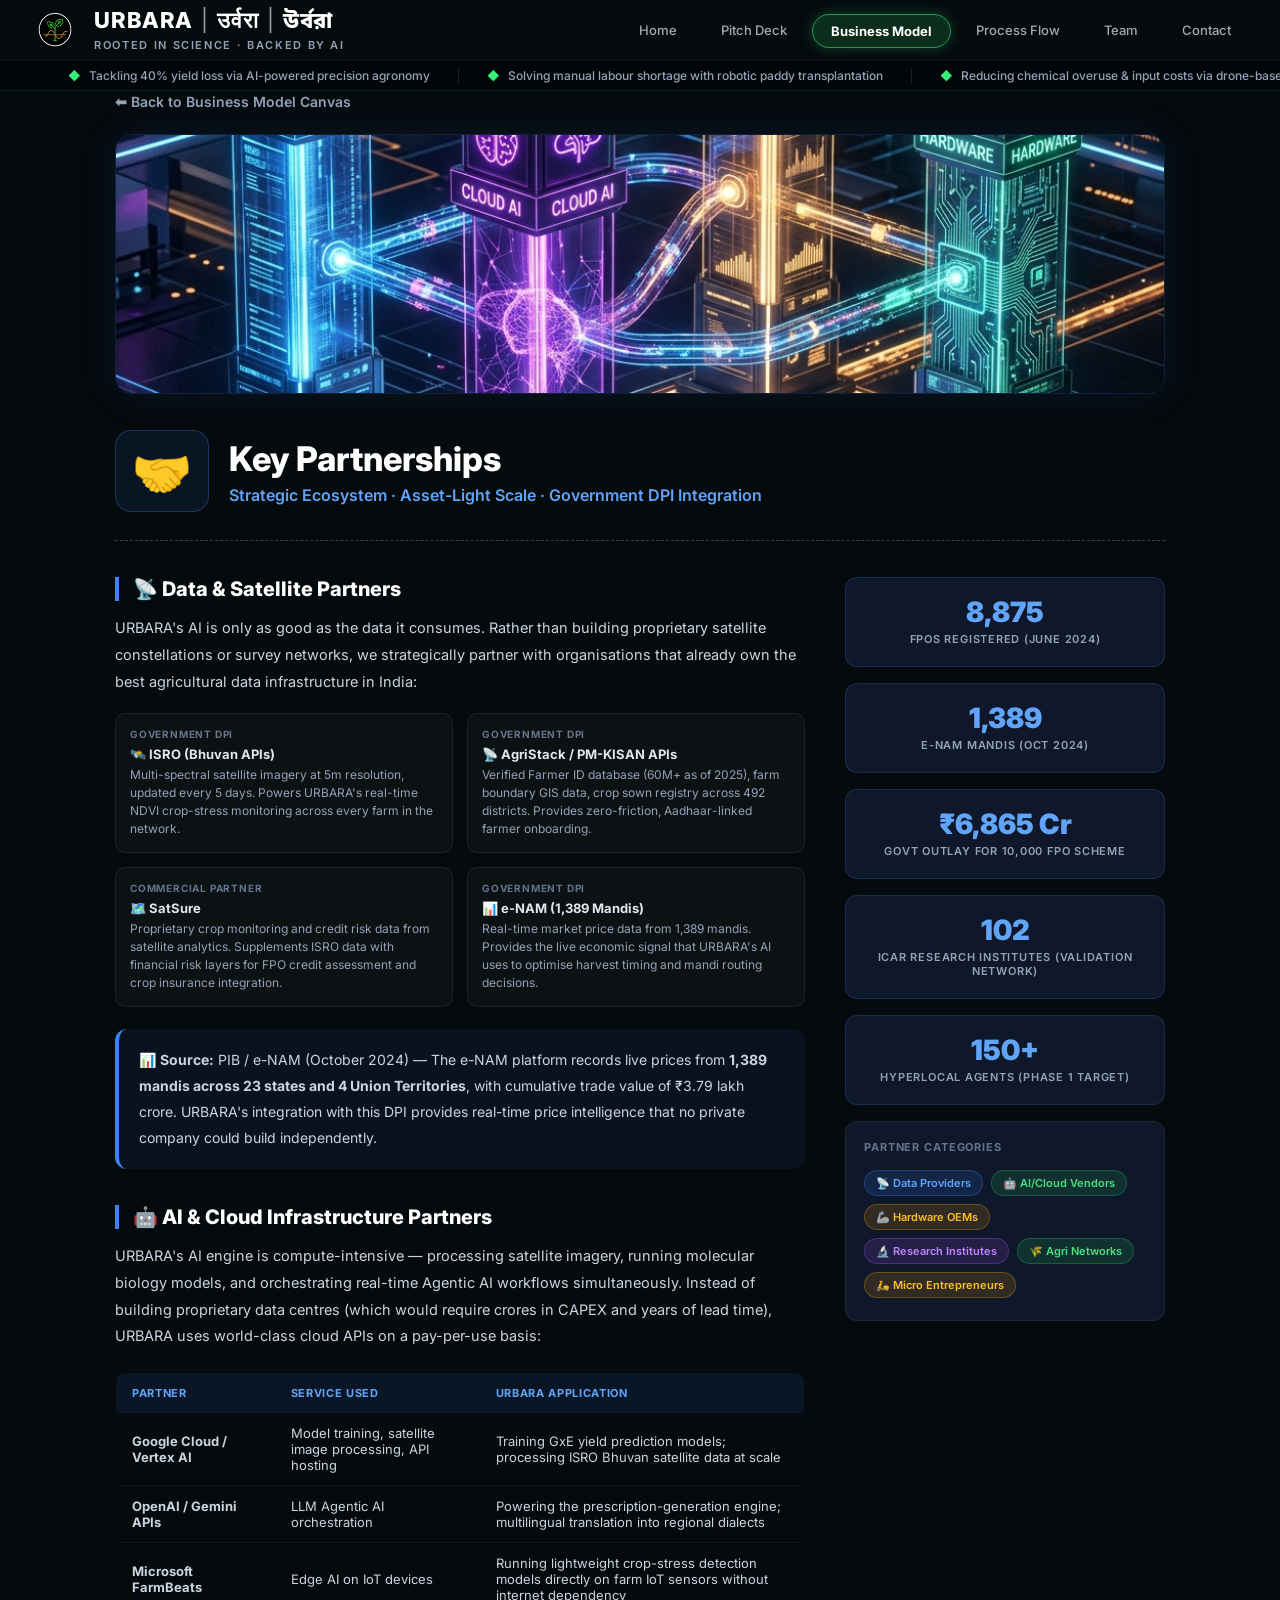
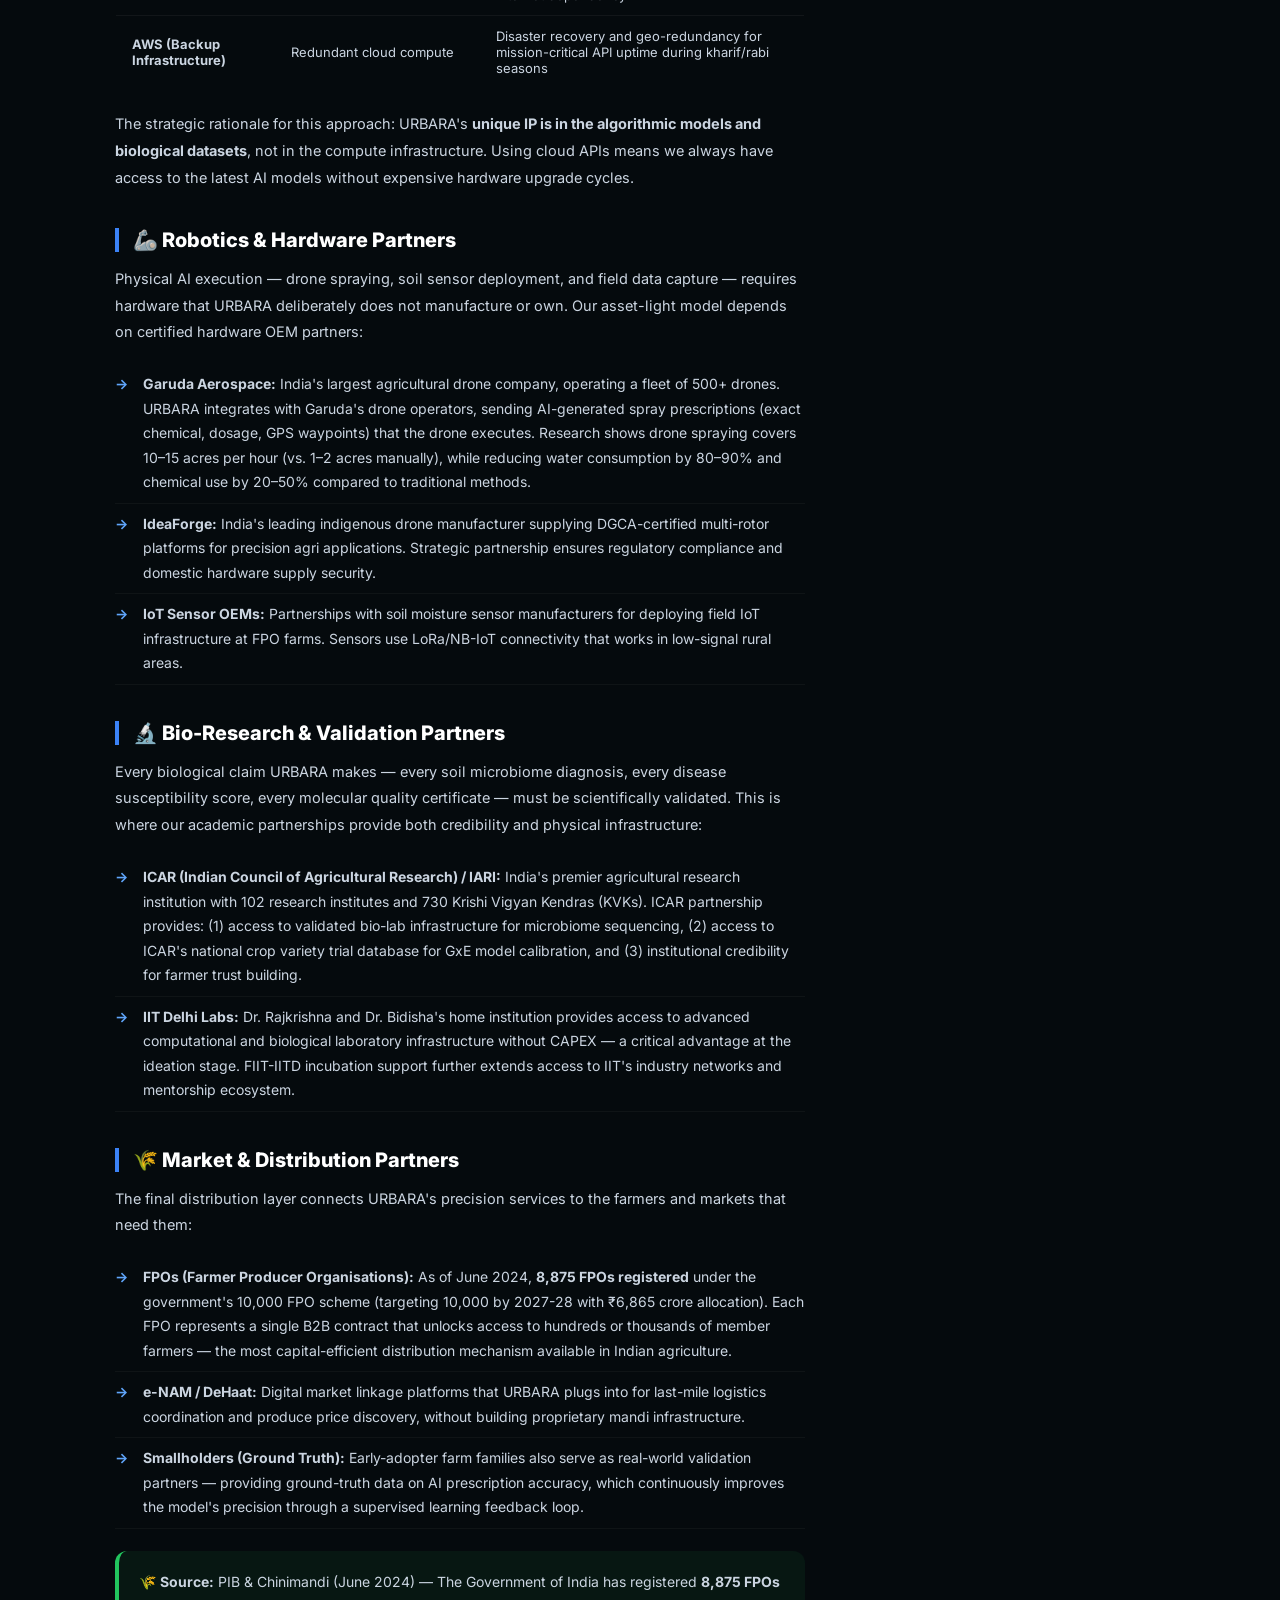
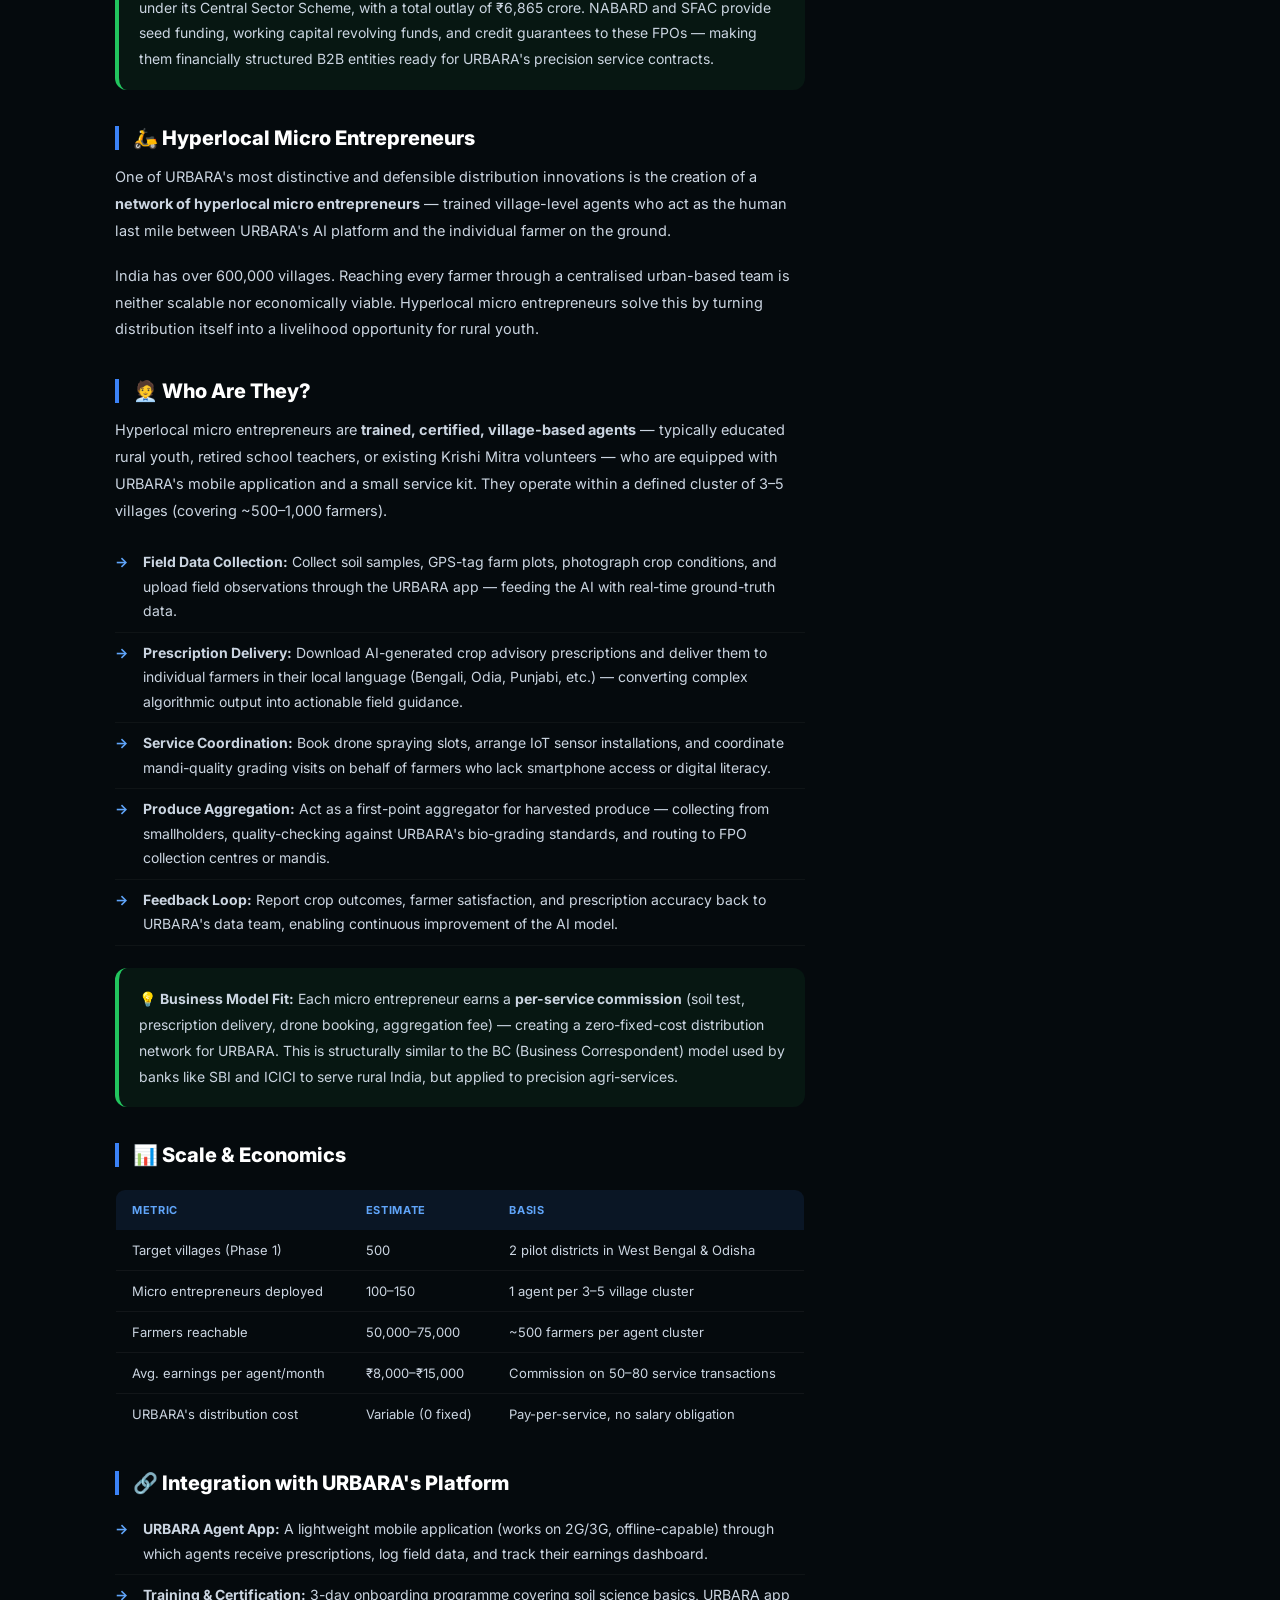
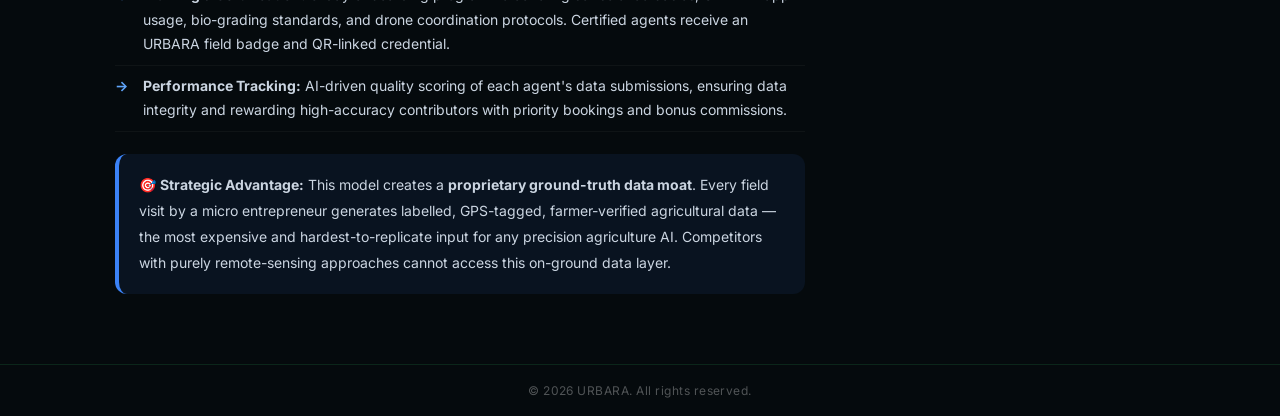
<file: urbara_key_partnerships.html>
<!DOCTYPE html>
<html lang="en">
<head>
  <meta charset="UTF-8">
  <meta name="viewport" content="width=device-width, initial-scale=1.0">
  <title>URBARA | Key Partnerships - Collaborations with ISRO, ICAR, & IIT Delhi</title>
  <meta name="description" content="Explore URBARA's key strategic partnerships: FIIT-IIT Delhi incubation, BIRAC R&D validation, ISRO satellite data, ICAR Krishi Vigyan Kendras field demos, and FPO cooperative distribution networks.">
  <meta name="keywords" content="agritech partnerships, IIT Delhi agritech incubation, ISRO satellite data API, ICAR agritech validation, BIRAC BIG agritech grant, drone OEMs India, FPO partnerships">
  <meta name="robots" content="index, follow">
  <meta name="author" content="URBARA">
  <meta name="theme-color" content="#061a10">
  
  <!-- Open Graph / Facebook -->
  <meta property="og:type" content="website">
  <meta property="og:url" content="https://urbara.in/urbara_key_partnerships.html">
  <meta property="og:title" content="URBARA | Key Partnerships - Collaborations with ISRO, ICAR, & IIT Delhi">
  <meta property="og:description" content="Explore URBARA's key strategic partnerships: FIIT-IIT Delhi incubation, BIRAC R&D validation, and ISRO satellite data.">
  <meta property="og:image" content="https://urbara.in/assets/logo_tag.png">
  
  <!-- Twitter -->
  <meta name="twitter:card" content="summary_large_image">
  <meta name="twitter:url" content="https://urbara.in/urbara_key_partnerships.html">
  <meta name="twitter:title" content="URBARA | Key Partnerships - Collaborations with ISRO, ICAR, & IIT Delhi">
  <meta name="twitter:description" content="Explore URBARA's key strategic partnerships: FIIT-IIT Delhi incubation, BIRAC R&D validation, and ISRO satellite data.">
  <meta name="twitter:image" content="https://urbara.in/assets/logo_tag.png">
  
  <link rel="canonical" href="https://urbara.in/urbara_key_partnerships.html">
  <link rel="icon" type="image/png" href="assets/fevicon.png">
  <link href="https://fonts.googleapis.com/css2?family=Inter:wght@400;500;600;700;800&family=Noto+Sans+Bengali:wght@500;600;700;800&display=swap" rel="stylesheet">
  <style>
    *,*::before,*::after{box-sizing:border-box;margin:0;padding:0}
    
    @keyframes shimmer{0%{background-position:0% center}100%{background-position:200% center}}
    .ur-navbar{background:linear-gradient(135deg,#061a10 0%,#0d2818 40%,#0a2030 100%);border-radius:16px;padding:14px 24px;margin-bottom:24px;display:flex;align-items:center;justify-content:space-between;box-shadow:0 8px 32px rgba(0,0,0,.4),0 0 0 1px rgba(56,239,125,.1);position:relative;overflow:hidden;gap:20px}
    .ur-navbar::before{content:'';position:absolute;top:-50px;left:-50px;width:200px;height:200px;background:radial-gradient(circle,rgba(56,239,125,.08) 0%,transparent 65%);pointer-events:none}
    .ur-nav-left{display:flex;align-items:center;gap:16px;position:relative;z-index:1}
    .ur-logo{width:48px;height:48px;border-radius:12px;background:linear-gradient(145deg,rgba(56,239,125,.15),rgba(6,182,212,.1));border:1px solid rgba(56,239,125,.3);display:flex;align-items:center;justify-content:center}
    .ur-logo svg{width:28px;height:28px}
    .ur-brand{display:flex;flex-direction:column}
    .ur-brand-title{font-size:22px;font-weight:900;letter-spacing:.05em;line-height:1.1;background:linear-gradient(90deg,#38ef7d 0%,#11d4c4 40%,#7aff9e 70%,#38ef7d 100%);-webkit-background-clip:text;-webkit-text-fill-color:transparent;background-size:200% auto;animation:shimmer 3.5s linear infinite;margin-bottom:4px}
    .ur-brand-sub{font-size:10px;font-weight:600;color:rgba(56,239,125,.85);letter-spacing:.03em;display:inline-flex;align-items:center;gap:4px}
    .ur-nav-menu{display:flex;align-items:center;gap:8px;position:relative;z-index:1;flex-wrap:wrap;justify-content:flex-end}
    .ur-menu-link{color:rgba(255,255,255,.7);text-decoration:none;padding:8px 14px;border-radius:10px;font-size:12px;font-weight:600;transition:all .2s ease;border:1px solid transparent}
    .ur-menu-link:hover{color:#38ef7d;background:rgba(56,239,125,.08);border-color:rgba(56,239,125,.2)}
    .ur-menu-link.active{color:#38ef7d;background:rgba(56,239,125,.12);border-color:rgba(56,239,125,.3);font-weight:700}
    @media(max-width:768px){.ur-navbar{flex-direction:column;align-items:flex-start}.ur-nav-menu{width:100%;justify-content:flex-start}}
    .back-btn{display:inline-flex;align-items:center;gap:8px;color:#94a3b8;text-decoration:none;font-size:14px;font-weight:600;margin-bottom:24px;transition:color .2s}
    .back-btn:hover{color:#38ef7d}
    .page-wrap{max-width:1050px;margin:0 auto}
    .hero{width:100%;height:260px;object-fit:cover;border-radius:16px;margin-bottom:32px;border:1px solid rgba(59,130,246,.2);box-shadow:0 0 40px rgba(59,130,246,.1)}
    .page-header{display:flex;align-items:center;gap:20px;margin-bottom:36px;padding-bottom:28px;border-bottom:1px dashed #334155}
    .emoji-box{font-size:48px;background:rgba(59,130,246,.1);border:1px solid rgba(59,130,246,.3);border-radius:16px;padding:16px;line-height:1;flex-shrink:0}
    h1{font-size:34px;font-weight:800;color:#fff;margin-bottom:6px}
    .page-sub{color:#60a5fa;font-size:16px;font-weight:600}
    .layout{display:grid;grid-template-columns:1fr 320px;gap:40px}
    @media(max-width:860px){.layout{grid-template-columns:1fr}}
    .content h2{font-size:20px;font-weight:800;color:#fff;margin:36px 0 14px;padding-left:14px;border-left:4px solid #3b82f6}
    .content h2:first-child{margin-top:0}
    .content p{font-size:14.5px;line-height:1.85;color:#cbd5e1;margin-bottom:18px}
    .content ul{list-style:none;padding:0;margin-bottom:18px}
    .content ul li{font-size:14px;line-height:1.75;color:#cbd5e1;padding:8px 0 8px 28px;position:relative;border-bottom:1px solid rgba(255,255,255,.04)}
    .content ul li::before{content:"→";position:absolute;left:0;color:#60a5fa;font-weight:700}
    table{width:100%;border-collapse:collapse;margin:22px 0;font-size:13px;border-radius:10px;overflow:hidden;border:1px solid rgba(59,130,246,.2)}
    th{background:rgba(59,130,246,.1);color:#60a5fa;font-weight:700;text-transform:uppercase;letter-spacing:.06em;font-size:11px;padding:13px 16px;text-align:left}
    td{padding:12px 16px;color:#cbd5e1;border-bottom:1px solid rgba(255,255,255,.05)}
    tr:last-child td{border-bottom:none}
    tr:hover td{background:rgba(59,130,246,.03)}
    .callout{border-radius:12px;padding:18px 20px;margin:22px 0;border-left:4px solid}
    .callout.blue{background:rgba(59,130,246,.08);border-color:#3b82f6}
    .callout.green{background:rgba(34,197,94,.07);border-color:#22c55e}
    .callout p{margin:0;font-size:14px}
    .sidebar{height:fit-content;position:sticky;top:24px}
    .stat-card{background:#0f172a;border:1px solid rgba(59,130,246,.2);border-radius:12px;padding:20px;margin-bottom:16px;text-align:center}
    .stat-val{font-size:28px;font-weight:900;color:#60a5fa;line-height:1;margin-bottom:6px}
    .stat-lbl{font-size:11px;color:#94a3b8;text-transform:uppercase;letter-spacing:.07em;font-weight:600}
    .tag-cloud{background:#0f172a;border:1px solid rgba(255,255,255,.07);border-radius:12px;padding:18px}
    .tag-cloud h4{font-size:11px;text-transform:uppercase;letter-spacing:.08em;color:#64748b;margin-bottom:12px;font-weight:700}
    .tag{display:inline-block;font-size:11px;font-weight:600;padding:5px 11px;border-radius:20px;margin:4px 4px 4px 0}
    .tag-blue{background:rgba(59,130,246,.15);border:1px solid rgba(59,130,246,.3);color:#60a5fa}
    .tag-green{background:rgba(34,197,94,.15);border:1px solid rgba(34,197,94,.3);color:#4ade80}
    .tag-amber{background:rgba(245,158,11,.15);border:1px solid rgba(245,158,11,.3);color:#fbbf24}
    .tag-purple{background:rgba(168,85,247,.15);border:1px solid rgba(168,85,247,.3);color:#c084fc}
    .partner-grid{display:grid;grid-template-columns:1fr 1fr;gap:14px;margin:18px 0}
    .partner-card{background:rgba(255,255,255,.03);border:1px solid rgba(255,255,255,.07);border-radius:10px;padding:14px}
    .partner-card .pcat{font-size:10px;font-weight:700;text-transform:uppercase;letter-spacing:.08em;color:#64748b;margin-bottom:6px}
    .partner-card .pname{font-size:13px;font-weight:700;color:#e2e8f0;margin-bottom:4px}
    .partner-card .prole{font-size:12px;color:#94a3b8;line-height:1.5}
  @media(max-width:768px){.hero{height:auto;object-fit:contain;}}</style>
</head>
<body>

<link rel="stylesheet" href="assets/urbara.css">

<script src="assets/header.js"></script>

  
  <div class="page-wrap">
    <a href="urbara_business_model.html" class="back-btn">⬅ Back to Business Model Canvas</a>
    <img src="assets/kp_hero.png" class="hero" alt="Key Partnerships">
    <div class="page-header">
      <div class="emoji-box">🤝</div>
      <div>
        <h1>Key Partnerships</h1>
        <div class="page-sub">Strategic Ecosystem · Asset-Light Scale · Government DPI Integration</div>
      </div>
    </div>
    <div class="layout">
      <div class="content">

        <h2>📡 Data &amp; Satellite Partners</h2>
        <p>URBARA's AI is only as good as the data it consumes. Rather than building proprietary satellite constellations or survey networks, we strategically partner with organisations that already own the best agricultural data infrastructure in India:</p>
        <div class="partner-grid">
          <div class="partner-card">
            <div class="pcat">Government DPI</div>
            <div class="pname">🛰️ ISRO (Bhuvan APIs)</div>
            <div class="prole">Multi-spectral satellite imagery at 5m resolution, updated every 5 days. Powers URBARA's real-time NDVI crop-stress monitoring across every farm in the network.</div>
          </div>
          <div class="partner-card">
            <div class="pcat">Government DPI</div>
            <div class="pname">📡 AgriStack / PM-KISAN APIs</div>
            <div class="prole">Verified Farmer ID database (60M+ as of 2025), farm boundary GIS data, crop sown registry across 492 districts. Provides zero-friction, Aadhaar-linked farmer onboarding.</div>
          </div>
          <div class="partner-card">
            <div class="pcat">Commercial Partner</div>
            <div class="pname">🗺️ SatSure</div>
            <div class="prole">Proprietary crop monitoring and credit risk data from satellite analytics. Supplements ISRO data with financial risk layers for FPO credit assessment and crop insurance integration.</div>
          </div>
          <div class="partner-card">
            <div class="pcat">Government DPI</div>
            <div class="pname">📊 e-NAM (1,389 Mandis)</div>
            <div class="prole">Real-time market price data from 1,389 mandis. Provides the live economic signal that URBARA's AI uses to optimise harvest timing and mandi routing decisions.</div>
          </div>
        </div>
        <div class="callout blue">
          <p>📊 <strong>Source:</strong> PIB / e-NAM (October 2024) — The e-NAM platform records live prices from <strong>1,389 mandis across 23 states and 4 Union Territories</strong>, with cumulative trade value of ₹3.79 lakh crore. URBARA's integration with this DPI provides real-time price intelligence that no private company could build independently.</p>
        </div>

        <h2>🤖 AI &amp; Cloud Infrastructure Partners</h2>
        <p>URBARA's AI engine is compute-intensive — processing satellite imagery, running molecular biology models, and orchestrating real-time Agentic AI workflows simultaneously. Instead of building proprietary data centres (which would require crores in CAPEX and years of lead time), URBARA uses world-class cloud APIs on a pay-per-use basis:</p>
        <table>
          <tr><th>Partner</th><th>Service Used</th><th>URBARA Application</th></tr>
          <tr><td><strong>Google Cloud / Vertex AI</strong></td><td>Model training, satellite image processing, API hosting</td><td>Training GxE yield prediction models; processing ISRO Bhuvan satellite data at scale</td></tr>
          <tr><td><strong>OpenAI / Gemini APIs</strong></td><td>LLM Agentic AI orchestration</td><td>Powering the prescription-generation engine; multilingual translation into regional dialects</td></tr>
          <tr><td><strong>Microsoft FarmBeats</strong></td><td>Edge AI on IoT devices</td><td>Running lightweight crop-stress detection models directly on farm IoT sensors without internet dependency</td></tr>
          <tr><td><strong>AWS (Backup Infrastructure)</strong></td><td>Redundant cloud compute</td><td>Disaster recovery and geo-redundancy for mission-critical API uptime during kharif/rabi seasons</td></tr>
        </table>
        <p>The strategic rationale for this approach: URBARA's <strong>unique IP is in the algorithmic models and biological datasets</strong>, not in the compute infrastructure. Using cloud APIs means we always have access to the latest AI models without expensive hardware upgrade cycles.</p>

        <h2>🦾 Robotics &amp; Hardware Partners</h2>
        <p>Physical AI execution — drone spraying, soil sensor deployment, and field data capture — requires hardware that URBARA deliberately does not manufacture or own. Our asset-light model depends on certified hardware OEM partners:</p>
        <ul>
          <li><strong>Garuda Aerospace:</strong> India's largest agricultural drone company, operating a fleet of 500+ drones. URBARA integrates with Garuda's drone operators, sending AI-generated spray prescriptions (exact chemical, dosage, GPS waypoints) that the drone executes. Research shows drone spraying covers 10–15 acres per hour (vs. 1–2 acres manually), while reducing water consumption by 80–90% and chemical use by 20–50% compared to traditional methods.</li>
          <li><strong>IdeaForge:</strong> India's leading indigenous drone manufacturer supplying DGCA-certified multi-rotor platforms for precision agri applications. Strategic partnership ensures regulatory compliance and domestic hardware supply security.</li>
          <li><strong>IoT Sensor OEMs:</strong> Partnerships with soil moisture sensor manufacturers for deploying field IoT infrastructure at FPO farms. Sensors use LoRa/NB-IoT connectivity that works in low-signal rural areas.</li>
        </ul>

        <h2>🔬 Bio-Research &amp; Validation Partners</h2>
        <p>Every biological claim URBARA makes — every soil microbiome diagnosis, every disease susceptibility score, every molecular quality certificate — must be scientifically validated. This is where our academic partnerships provide both credibility and physical infrastructure:</p>
        <ul>
          <li><strong>ICAR (Indian Council of Agricultural Research) / IARI:</strong> India's premier agricultural research institution with 102 research institutes and 730 Krishi Vigyan Kendras (KVKs). ICAR partnership provides: (1) access to validated bio-lab infrastructure for microbiome sequencing, (2) access to ICAR's national crop variety trial database for GxE model calibration, and (3) institutional credibility for farmer trust building.</li>
          <li><strong>IIT Delhi Labs:</strong> Dr. Rajkrishna and Dr. Bidisha's home institution provides access to advanced computational and biological laboratory infrastructure without CAPEX — a critical advantage at the ideation stage. FIIT-IITD incubation support further extends access to IIT's industry networks and mentorship ecosystem.</li>
        </ul>

        <h2>🌾 Market &amp; Distribution Partners</h2>
        <p>The final distribution layer connects URBARA's precision services to the farmers and markets that need them:</p>
        <ul>
          <li><strong>FPOs (Farmer Producer Organisations):</strong> As of June 2024, <strong>8,875 FPOs registered</strong> under the government's 10,000 FPO scheme (targeting 10,000 by 2027-28 with ₹6,865 crore allocation). Each FPO represents a single B2B contract that unlocks access to hundreds or thousands of member farmers — the most capital-efficient distribution mechanism available in Indian agriculture.</li>
          <li><strong>e-NAM / DeHaat:</strong> Digital market linkage platforms that URBARA plugs into for last-mile logistics coordination and produce price discovery, without building proprietary mandi infrastructure.</li>
          <li><strong>Smallholders (Ground Truth):</strong> Early-adopter farm families also serve as real-world validation partners — providing ground-truth data on AI prescription accuracy, which continuously improves the model's precision through a supervised learning feedback loop.</li>
        </ul>
        <div class="callout green">
          <p>🌾 <strong>Source:</strong> PIB &amp; Chinimandi (June 2024) — The Government of India has registered <strong>8,875 FPOs</strong> under its Central Sector Scheme, with a total outlay of ₹6,865 crore. NABARD and SFAC provide seed funding, working capital revolving funds, and credit guarantees to these FPOs — making them financially structured B2B entities ready for URBARA's precision service contracts.</p>
        </div>

        <h2>🛵 Hyperlocal Micro Entrepreneurs</h2>
        <p>One of URBARA's most distinctive and defensible distribution innovations is the creation of a <strong>network of hyperlocal micro entrepreneurs</strong> — trained village-level agents who act as the human last mile between URBARA's AI platform and the individual farmer on the ground.</p>
        <p>India has over 600,000 villages. Reaching every farmer through a centralised urban-based team is neither scalable nor economically viable. Hyperlocal micro entrepreneurs solve this by turning distribution itself into a livelihood opportunity for rural youth.</p>

        <h2>🧑‍💼 Who Are They?</h2>
        <p>Hyperlocal micro entrepreneurs are <strong>trained, certified, village-based agents</strong> — typically educated rural youth, retired school teachers, or existing Krishi Mitra volunteers — who are equipped with URBARA's mobile application and a small service kit. They operate within a defined cluster of 3–5 villages (covering ~500–1,000 farmers).</p>
        <ul>
          <li><strong>Field Data Collection:</strong> Collect soil samples, GPS-tag farm plots, photograph crop conditions, and upload field observations through the URBARA app — feeding the AI with real-time ground-truth data.</li>
          <li><strong>Prescription Delivery:</strong> Download AI-generated crop advisory prescriptions and deliver them to individual farmers in their local language (Bengali, Odia, Punjabi, etc.) — converting complex algorithmic output into actionable field guidance.</li>
          <li><strong>Service Coordination:</strong> Book drone spraying slots, arrange IoT sensor installations, and coordinate mandi-quality grading visits on behalf of farmers who lack smartphone access or digital literacy.</li>
          <li><strong>Produce Aggregation:</strong> Act as a first-point aggregator for harvested produce — collecting from smallholders, quality-checking against URBARA's bio-grading standards, and routing to FPO collection centres or mandis.</li>
          <li><strong>Feedback Loop:</strong> Report crop outcomes, farmer satisfaction, and prescription accuracy back to URBARA's data team, enabling continuous improvement of the AI model.</li>
        </ul>

        <div class="callout green">
          <p>💡 <strong>Business Model Fit:</strong> Each micro entrepreneur earns a <strong>per-service commission</strong> (soil test, prescription delivery, drone booking, aggregation fee) — creating a zero-fixed-cost distribution network for URBARA. This is structurally similar to the BC (Business Correspondent) model used by banks like SBI and ICICI to serve rural India, but applied to precision agri-services.</p>
        </div>

        <h2>📊 Scale &amp; Economics</h2>
        <table>
          <tr><th>Metric</th><th>Estimate</th><th>Basis</th></tr>
          <tr><td>Target villages (Phase 1)</td><td>500</td><td>2 pilot districts in West Bengal &amp; Odisha</td></tr>
          <tr><td>Micro entrepreneurs deployed</td><td>100–150</td><td>1 agent per 3–5 village cluster</td></tr>
          <tr><td>Farmers reachable</td><td>50,000–75,000</td><td>~500 farmers per agent cluster</td></tr>
          <tr><td>Avg. earnings per agent/month</td><td>₹8,000–₹15,000</td><td>Commission on 50–80 service transactions</td></tr>
          <tr><td>URBARA's distribution cost</td><td>Variable (0 fixed)</td><td>Pay-per-service, no salary obligation</td></tr>
        </table>

        <h2>🔗 Integration with URBARA's Platform</h2>
        <ul>
          <li><strong>URBARA Agent App:</strong> A lightweight mobile application (works on 2G/3G, offline-capable) through which agents receive prescriptions, log field data, and track their earnings dashboard.</li>
          <li><strong>Training &amp; Certification:</strong> 3-day onboarding programme covering soil science basics, URBARA app usage, bio-grading standards, and drone coordination protocols. Certified agents receive an URBARA field badge and QR-linked credential.</li>
          <li><strong>Performance Tracking:</strong> AI-driven quality scoring of each agent's data submissions, ensuring data integrity and rewarding high-accuracy contributors with priority bookings and bonus commissions.</li>
        </ul>

        <div class="callout blue">
          <p>🎯 <strong>Strategic Advantage:</strong> This model creates a <strong>proprietary ground-truth data moat</strong>. Every field visit by a micro entrepreneur generates labelled, GPS-tagged, farmer-verified agricultural data — the most expensive and hardest-to-replicate input for any precision agriculture AI. Competitors with purely remote-sensing approaches cannot access this on-ground data layer.</p>
        </div>

      </div>
      <div class="sidebar">
        <div class="stat-card"><div class="stat-val">8,875</div><div class="stat-lbl">FPOs Registered (June 2024)</div></div>
        <div class="stat-card"><div class="stat-val">1,389</div><div class="stat-lbl">e-NAM Mandis (Oct 2024)</div></div>
        <div class="stat-card"><div class="stat-val">₹6,865 Cr</div><div class="stat-lbl">Govt outlay for 10,000 FPO scheme</div></div>
        <div class="stat-card"><div class="stat-val">102</div><div class="stat-lbl">ICAR Research Institutes (Validation network)</div></div>
        <div class="stat-card"><div class="stat-val">150+</div><div class="stat-lbl">Hyperlocal agents (Phase 1 target)</div></div>
        <div class="tag-cloud">
          <h4>Partner Categories</h4>
          <span class="tag tag-blue">📡 Data Providers</span>
          <span class="tag tag-green">🤖 AI/Cloud Vendors</span>
          <span class="tag tag-amber">🦾 Hardware OEMs</span>
          <span class="tag tag-purple">🔬 Research Institutes</span>
          <span class="tag tag-green">🌾 Agri Networks</span>
          <span class="tag tag-amber">🛵 Micro Entrepreneurs</span>
        </div>
      </div>
    </div>
  </div>
  <!-- Static Navigation for Search Engine Crawlers (JS Fallback) -->
  <nav style="display:none;" aria-hidden="true">
    <a href="index.html">Home</a>
    <a href="urbara_pitchdeck.html">Pitch Deck</a>
    <a href="urbara_business_model.html">Business Model Canvas</a>
    <a href="urbara_value_propositions.html">Value Propositions</a>
    <a href="urbara_customer_segments.html">Customer Segments</a>
    <a href="urbara_key_resources.html">Key Resources</a>
    <a href="urbara_key_activities.html">Key Activities</a>
    <a href="urbara_key_partnerships.html">Key Partnerships</a>
    <a href="urbara_cost_structure.html">Cost Structure</a>
    <a href="urbara_revenue_streams.html">Revenue Streams</a>
    <a href="urbara_customer_relationships.html">Customer Relationships</a>
    <a href="urbara_channels.html">Channels</a>
    <a href="urbara_process_flow.html">Process Flow</a>
    <a href="urbara_team.html">Team</a>
    <a href="urbara_contact.html">Contact</a>
  </nav>

<script src="assets/footer.js"></script>
</html>
</file>
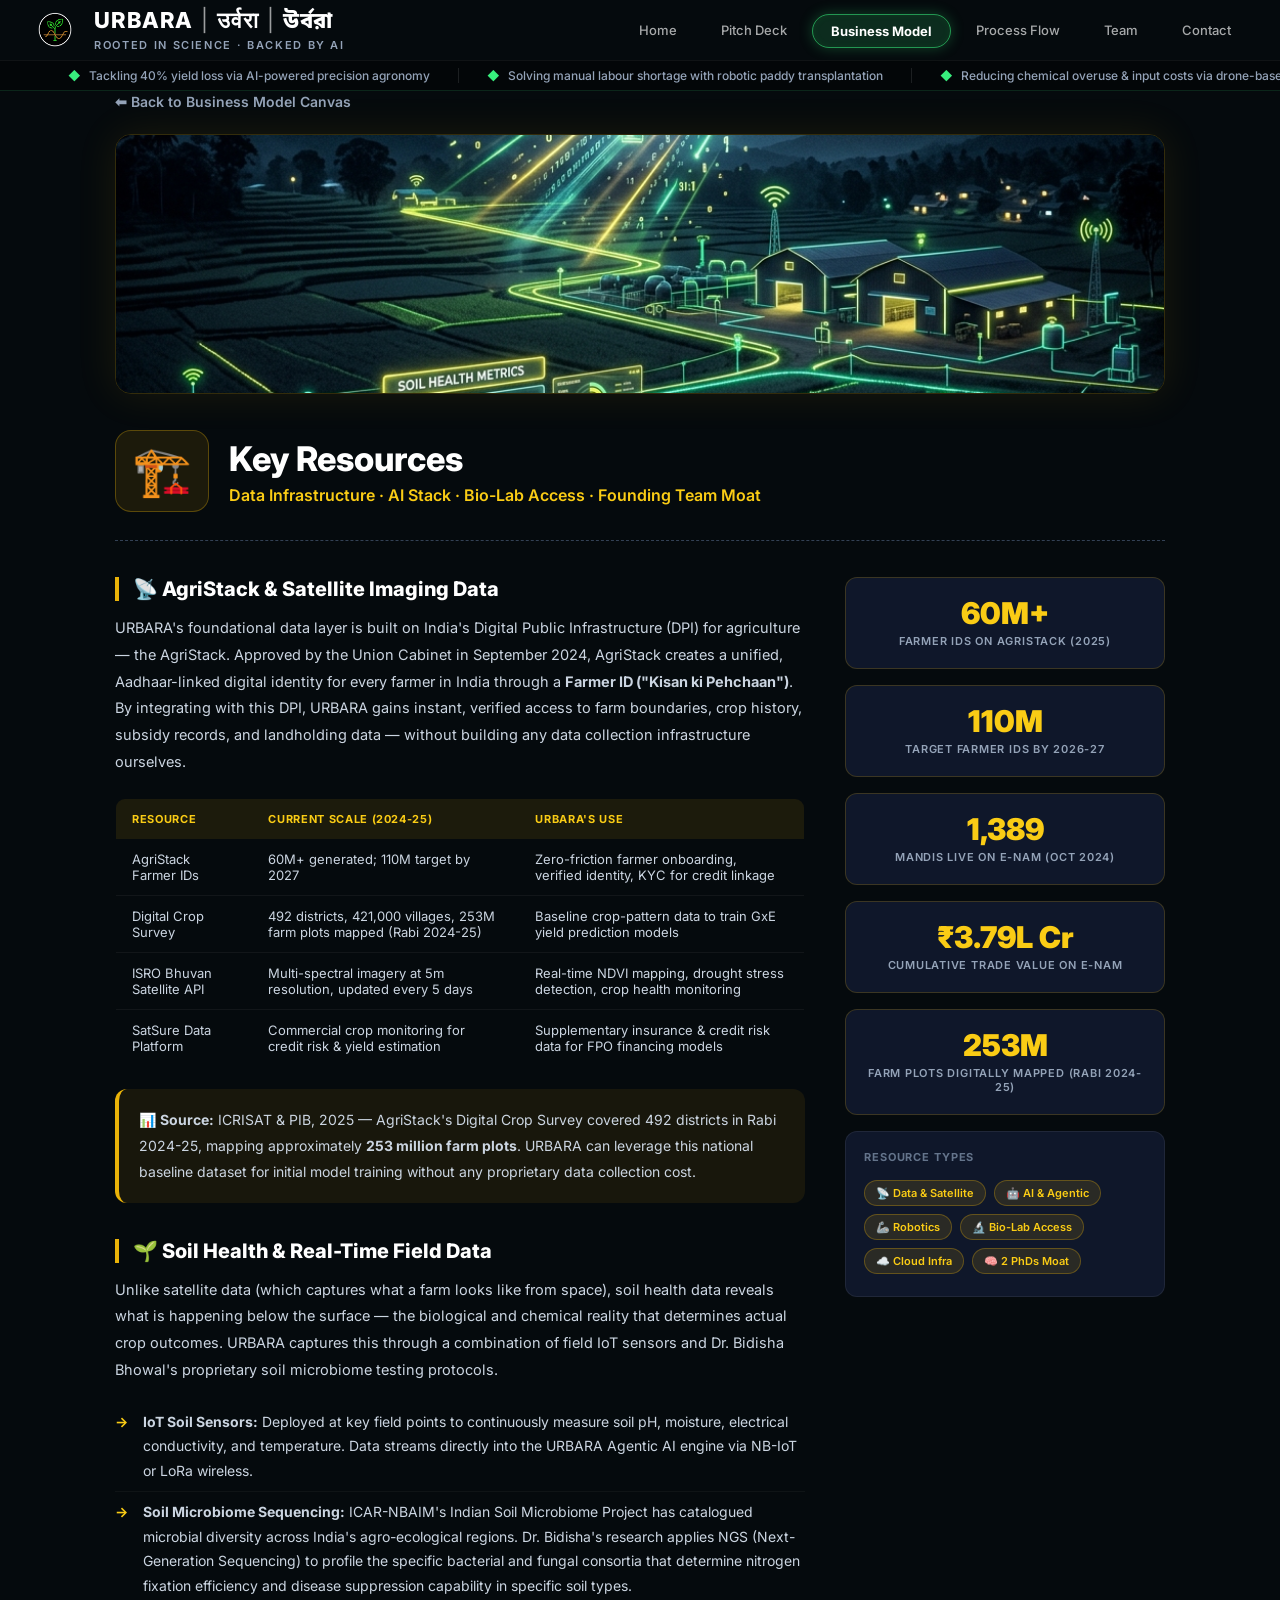
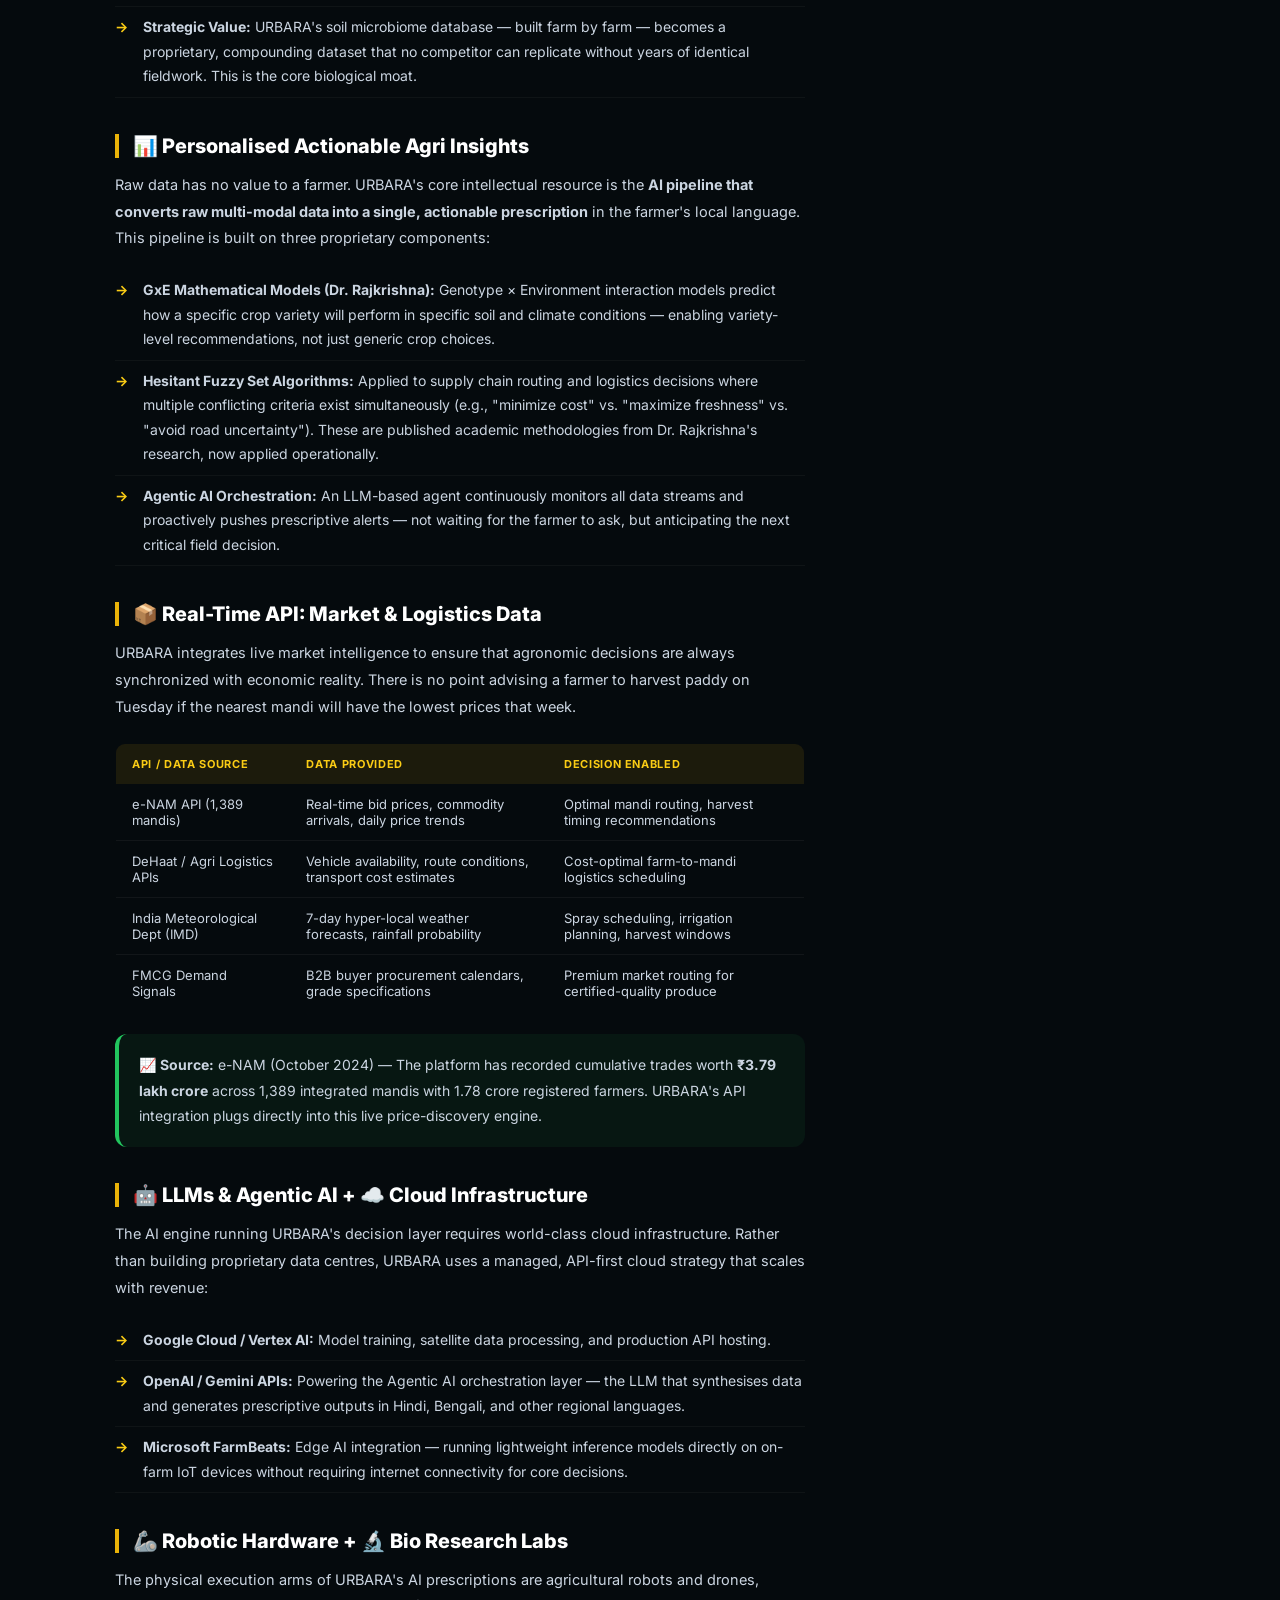
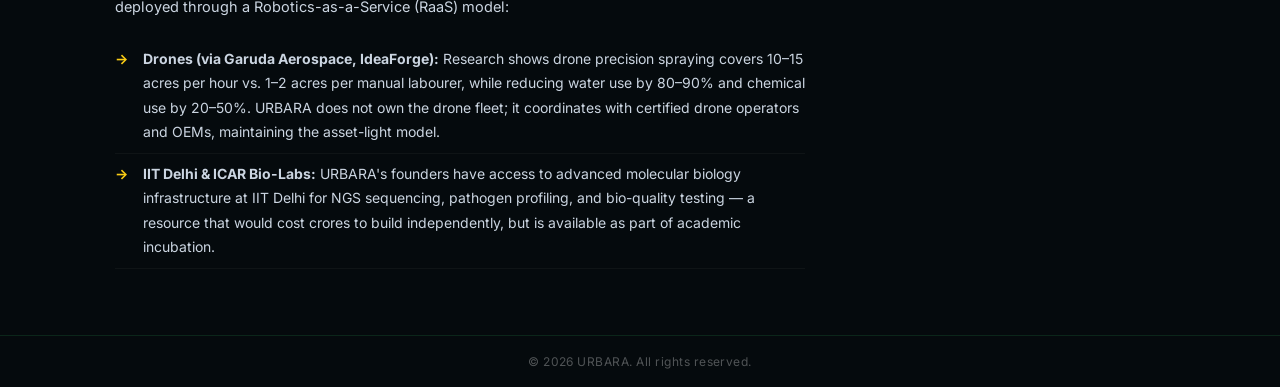
<file: urbara_key_resources.html>
<!DOCTYPE html>
<html lang="en">
<head>
  <meta charset="UTF-8">
  <meta name="viewport" content="width=device-width, initial-scale=1.0">
  <title>URBARA | Key Resources - Advanced AI & Plant Biotechnology Moats</title>
  <meta name="description" content="Explore URBARA's key resources that form its core competitive moats: dual PhD-led biotechnology and computational mathematics research, AgriStack API datasets, and hardware fleets.">
  <meta name="keywords" content="agritech key resources, scientific agritech moat, soil metagenomics datasets, mathematical optimization agritech, drone hardware fleets India, AgriStack integration">
  <meta name="robots" content="index, follow">
  <meta name="author" content="URBARA">
  <meta name="theme-color" content="#061a10">
  
  <!-- Open Graph / Facebook -->
  <meta property="og:type" content="website">
  <meta property="og:url" content="https://urbara.in/urbara_key_resources.html">
  <meta property="og:title" content="URBARA | Key Resources - Advanced AI & Plant Biotechnology Moats">
  <meta property="og:description" content="Explore URBARA's key resources that form its core competitive moats: dual PhD-led biology and math research.">
  <meta property="og:image" content="https://urbara.in/assets/logo_tag.png">
  
  <!-- Twitter -->
  <meta name="twitter:card" content="summary_large_image">
  <meta name="twitter:url" content="https://urbara.in/urbara_key_resources.html">
  <meta name="twitter:title" content="URBARA | Key Resources - Advanced AI & Plant Biotechnology Moats">
  <meta name="twitter:description" content="Explore URBARA's key resources that form its core competitive moats: dual PhD-led biology and math research.">
  <meta name="twitter:image" content="https://urbara.in/assets/logo_tag.png">
  
  <link rel="canonical" href="https://urbara.in/urbara_key_resources.html">
  <link rel="icon" type="image/png" href="assets/fevicon.png">
  <link href="https://fonts.googleapis.com/css2?family=Inter:wght@400;500;600;700;800&family=Noto+Sans+Bengali:wght@500;600;700;800&display=swap" rel="stylesheet">
  <style>
    *,*::before,*::after{box-sizing:border-box;margin:0;padding:0}
    
    @keyframes shimmer{0%{background-position:0% center}100%{background-position:200% center}}
    .ur-navbar{background:linear-gradient(135deg,#061a10 0%,#0d2818 40%,#0a2030 100%);border-radius:16px;padding:14px 24px;margin-bottom:24px;display:flex;align-items:center;justify-content:space-between;box-shadow:0 8px 32px rgba(0,0,0,.4),0 0 0 1px rgba(56,239,125,.1);position:relative;overflow:hidden;gap:20px}
    .ur-navbar::before{content:'';position:absolute;top:-50px;left:-50px;width:200px;height:200px;background:radial-gradient(circle,rgba(56,239,125,.08) 0%,transparent 65%);pointer-events:none}
    .ur-nav-left{display:flex;align-items:center;gap:16px;position:relative;z-index:1}
    .ur-logo{width:48px;height:48px;border-radius:12px;background:linear-gradient(145deg,rgba(56,239,125,.15),rgba(6,182,212,.1));border:1px solid rgba(56,239,125,.3);display:flex;align-items:center;justify-content:center}
    .ur-logo svg{width:28px;height:28px}
    .ur-brand{display:flex;flex-direction:column}
    .ur-brand-title{font-size:22px;font-weight:900;letter-spacing:.05em;line-height:1.1;background:linear-gradient(90deg,#38ef7d 0%,#11d4c4 40%,#7aff9e 70%,#38ef7d 100%);-webkit-background-clip:text;-webkit-text-fill-color:transparent;background-size:200% auto;animation:shimmer 3.5s linear infinite;margin-bottom:4px}
    .ur-brand-sub{font-size:10px;font-weight:600;color:rgba(56,239,125,.85);letter-spacing:.03em;display:inline-flex;align-items:center;gap:4px}
    .ur-nav-menu{display:flex;align-items:center;gap:8px;position:relative;z-index:1;flex-wrap:wrap;justify-content:flex-end}
    .ur-menu-link{color:rgba(255,255,255,.7);text-decoration:none;padding:8px 14px;border-radius:10px;font-size:12px;font-weight:600;transition:all .2s ease;border:1px solid transparent}
    .ur-menu-link:hover{color:#38ef7d;background:rgba(56,239,125,.08);border-color:rgba(56,239,125,.2)}
    .ur-menu-link.active{color:#38ef7d;background:rgba(56,239,125,.12);border-color:rgba(56,239,125,.3);font-weight:700}
    @media(max-width:768px){.ur-navbar{flex-direction:column;align-items:flex-start}.ur-nav-menu{width:100%;justify-content:flex-start}}
    .back-btn{display:inline-flex;align-items:center;gap:8px;color:#94a3b8;text-decoration:none;font-size:14px;font-weight:600;margin-bottom:24px;transition:color .2s}
    .back-btn:hover{color:#38ef7d}
    .page-wrap{max-width:1050px;margin:0 auto}
    .hero{width:100%;height:260px;object-fit:cover;border-radius:16px;margin-bottom:32px;border:1px solid rgba(234,179,8,.2);box-shadow:0 0 40px rgba(234,179,8,.1)}
    .page-header{display:flex;align-items:center;gap:20px;margin-bottom:36px;padding-bottom:28px;border-bottom:1px dashed #334155}
    .emoji-box{font-size:48px;background:rgba(234,179,8,.1);border:1px solid rgba(234,179,8,.3);border-radius:16px;padding:16px;line-height:1;flex-shrink:0}
    h1{font-size:34px;font-weight:800;color:#fff;margin-bottom:6px}
    .page-sub{color:#facc15;font-size:16px;font-weight:600}
    .layout{display:grid;grid-template-columns:1fr 320px;gap:40px}
    @media(max-width:860px){.layout{grid-template-columns:1fr}}
    .content h2{font-size:20px;font-weight:800;color:#fff;margin:36px 0 14px;padding-left:14px;border-left:4px solid #eab308}
    .content h2:first-child{margin-top:0}
    .content p{font-size:14.5px;line-height:1.85;color:#cbd5e1;margin-bottom:18px}
    .content ul{list-style:none;padding:0;margin-bottom:18px}
    .content ul li{font-size:14px;line-height:1.75;color:#cbd5e1;padding:8px 0 8px 28px;position:relative;border-bottom:1px solid rgba(255,255,255,.04)}
    .content ul li::before{content:"→";position:absolute;left:0;color:#facc15;font-weight:700}
    table{width:100%;border-collapse:collapse;margin:22px 0;font-size:13px;border-radius:10px;overflow:hidden;border:1px solid rgba(234,179,8,.2)}
    th{background:rgba(234,179,8,.1);color:#facc15;font-weight:700;text-transform:uppercase;letter-spacing:.06em;font-size:11px;padding:13px 16px;text-align:left}
    td{padding:12px 16px;color:#cbd5e1;border-bottom:1px solid rgba(255,255,255,.05)}
    tr:last-child td{border-bottom:none}
    tr:hover td{background:rgba(234,179,8,.03)}
    .callout{border-radius:12px;padding:18px 20px;margin:22px 0;border-left:4px solid}
    .callout.amber{background:rgba(234,179,8,.08);border-color:#eab308}
    .callout.green{background:rgba(34,197,94,.07);border-color:#22c55e}
    .callout p{margin:0;font-size:14px}
    .sidebar{height:fit-content;position:sticky;top:24px}
    .stat-card{background:#0f172a;border:1px solid rgba(234,179,8,.2);border-radius:12px;padding:20px;margin-bottom:16px;text-align:center}
    .stat-val{font-size:30px;font-weight:900;color:#facc15;line-height:1;margin-bottom:6px}
    .stat-lbl{font-size:11px;color:#94a3b8;text-transform:uppercase;letter-spacing:.07em;font-weight:600}
    .tag-cloud{background:#0f172a;border:1px solid rgba(255,255,255,.07);border-radius:12px;padding:18px}
    .tag-cloud h4{font-size:11px;text-transform:uppercase;letter-spacing:.08em;color:#64748b;margin-bottom:12px;font-weight:700}
    .tag{display:inline-block;font-size:11px;font-weight:600;padding:5px 11px;border-radius:20px;margin:4px 4px 4px 0;background:rgba(234,179,8,.12);border:1px solid rgba(234,179,8,.3);color:#facc15}
  @media(max-width:768px){.hero{height:auto;object-fit:contain;}}</style>
</head>
<body>

<link rel="stylesheet" href="assets/urbara.css">

<script src="assets/header.js"></script>

  

  <div class="page-wrap">
    <a href="urbara_business_model.html" class="back-btn">⬅ Back to Business Model Canvas</a>
    <img src="assets/kr_hero.png" class="hero" alt="Key Resources">
    <div class="page-header">
      <div class="emoji-box">🏗️</div>
      <div>
        <h1>Key Resources</h1>
        <div class="page-sub">Data Infrastructure · AI Stack · Bio-Lab Access · Founding Team Moat</div>
      </div>
    </div>
    <div class="layout">
      <div class="content">

        <h2>📡 AgriStack &amp; Satellite Imaging Data</h2>
        <p>URBARA's foundational data layer is built on India's Digital Public Infrastructure (DPI) for agriculture — the AgriStack. Approved by the Union Cabinet in September 2024, AgriStack creates a unified, Aadhaar-linked digital identity for every farmer in India through a <strong>Farmer ID ("Kisan ki Pehchaan")</strong>. By integrating with this DPI, URBARA gains instant, verified access to farm boundaries, crop history, subsidy records, and landholding data — without building any data collection infrastructure ourselves.</p>
        <table>
          <tr><th>Resource</th><th>Current Scale (2024-25)</th><th>URBARA's Use</th></tr>
          <tr><td>AgriStack Farmer IDs</td><td>60M+ generated; 110M target by 2027</td><td>Zero-friction farmer onboarding, verified identity, KYC for credit linkage</td></tr>
          <tr><td>Digital Crop Survey</td><td>492 districts, 421,000 villages, 253M farm plots mapped (Rabi 2024-25)</td><td>Baseline crop-pattern data to train GxE yield prediction models</td></tr>
          <tr><td>ISRO Bhuvan Satellite API</td><td>Multi-spectral imagery at 5m resolution, updated every 5 days</td><td>Real-time NDVI mapping, drought stress detection, crop health monitoring</td></tr>
          <tr><td>SatSure Data Platform</td><td>Commercial crop monitoring for credit risk &amp; yield estimation</td><td>Supplementary insurance &amp; credit risk data for FPO financing models</td></tr>
        </table>
        <div class="callout amber">
          <p>📊 <strong>Source:</strong> ICRISAT &amp; PIB, 2025 — AgriStack's Digital Crop Survey covered 492 districts in Rabi 2024-25, mapping approximately <strong>253 million farm plots</strong>. URBARA can leverage this national baseline dataset for initial model training without any proprietary data collection cost.</p>
        </div>

        <h2>🌱 Soil Health &amp; Real-Time Field Data</h2>
        <p>Unlike satellite data (which captures what a farm looks like from space), soil health data reveals what is happening below the surface — the biological and chemical reality that determines actual crop outcomes. URBARA captures this through a combination of field IoT sensors and Dr. Bidisha Bhowal's proprietary soil microbiome testing protocols.</p>
        <ul>
          <li><strong>IoT Soil Sensors:</strong> Deployed at key field points to continuously measure soil pH, moisture, electrical conductivity, and temperature. Data streams directly into the URBARA Agentic AI engine via NB-IoT or LoRa wireless.</li>
          <li><strong>Soil Microbiome Sequencing:</strong> ICAR-NBAIM's Indian Soil Microbiome Project has catalogued microbial diversity across India's agro-ecological regions. Dr. Bidisha's research applies NGS (Next-Generation Sequencing) to profile the specific bacterial and fungal consortia that determine nitrogen fixation efficiency and disease suppression capability in specific soil types.</li>
          <li><strong>Strategic Value:</strong> URBARA's soil microbiome database — built farm by farm — becomes a proprietary, compounding dataset that no competitor can replicate without years of identical fieldwork. This is the core biological moat.</li>
        </ul>

        <h2>📊 Personalised Actionable Agri Insights</h2>
        <p>Raw data has no value to a farmer. URBARA's core intellectual resource is the <strong>AI pipeline that converts raw multi-modal data into a single, actionable prescription</strong> in the farmer's local language. This pipeline is built on three proprietary components:</p>
        <ul>
          <li><strong>GxE Mathematical Models (Dr. Rajkrishna):</strong> Genotype × Environment interaction models predict how a specific crop variety will perform in specific soil and climate conditions — enabling variety-level recommendations, not just generic crop choices.</li>
          <li><strong>Hesitant Fuzzy Set Algorithms:</strong> Applied to supply chain routing and logistics decisions where multiple conflicting criteria exist simultaneously (e.g., "minimize cost" vs. "maximize freshness" vs. "avoid road uncertainty"). These are published academic methodologies from Dr. Rajkrishna's research, now applied operationally.</li>
          <li><strong>Agentic AI Orchestration:</strong> An LLM-based agent continuously monitors all data streams and proactively pushes prescriptive alerts — not waiting for the farmer to ask, but anticipating the next critical field decision.</li>
        </ul>

        <h2>📦 Real-Time API: Market &amp; Logistics Data</h2>
        <p>URBARA integrates live market intelligence to ensure that agronomic decisions are always synchronized with economic reality. There is no point advising a farmer to harvest paddy on Tuesday if the nearest mandi will have the lowest prices that week.</p>
        <table>
          <tr><th>API / Data Source</th><th>Data Provided</th><th>Decision Enabled</th></tr>
          <tr><td>e-NAM API (1,389 mandis)</td><td>Real-time bid prices, commodity arrivals, daily price trends</td><td>Optimal mandi routing, harvest timing recommendations</td></tr>
          <tr><td>DeHaat / Agri Logistics APIs</td><td>Vehicle availability, route conditions, transport cost estimates</td><td>Cost-optimal farm-to-mandi logistics scheduling</td></tr>
          <tr><td>India Meteorological Dept (IMD)</td><td>7-day hyper-local weather forecasts, rainfall probability</td><td>Spray scheduling, irrigation planning, harvest windows</td></tr>
          <tr><td>FMCG Demand Signals</td><td>B2B buyer procurement calendars, grade specifications</td><td>Premium market routing for certified-quality produce</td></tr>
        </table>
        <div class="callout green">
          <p>📈 <strong>Source:</strong> e-NAM (October 2024) — The platform has recorded cumulative trades worth <strong>₹3.79 lakh crore</strong> across 1,389 integrated mandis with 1.78 crore registered farmers. URBARA's API integration plugs directly into this live price-discovery engine.</p>
        </div>

        <h2>🤖 LLMs &amp; Agentic AI + ☁️ Cloud Infrastructure</h2>
        <p>The AI engine running URBARA's decision layer requires world-class cloud infrastructure. Rather than building proprietary data centres, URBARA uses a managed, API-first cloud strategy that scales with revenue:</p>
        <ul>
          <li><strong>Google Cloud / Vertex AI:</strong> Model training, satellite data processing, and production API hosting.</li>
          <li><strong>OpenAI / Gemini APIs:</strong> Powering the Agentic AI orchestration layer — the LLM that synthesises data and generates prescriptive outputs in Hindi, Bengali, and other regional languages.</li>
          <li><strong>Microsoft FarmBeats:</strong> Edge AI integration — running lightweight inference models directly on on-farm IoT devices without requiring internet connectivity for core decisions.</li>
        </ul>

        <h2>🦾 Robotic Hardware + 🔬 Bio Research Labs</h2>
        <p>The physical execution arms of URBARA's AI prescriptions are agricultural robots and drones, deployed through a Robotics-as-a-Service (RaaS) model:</p>
        <ul>
          <li><strong>Drones (via Garuda Aerospace, IdeaForge):</strong> Research shows drone precision spraying covers 10–15 acres per hour vs. 1–2 acres per manual labourer, while reducing water use by 80–90% and chemical use by 20–50%. URBARA does not own the drone fleet; it coordinates with certified drone operators and OEMs, maintaining the asset-light model.</li>
          <li><strong>IIT Delhi &amp; ICAR Bio-Labs:</strong> URBARA's founders have access to advanced molecular biology infrastructure at IIT Delhi for NGS sequencing, pathogen profiling, and bio-quality testing — a resource that would cost crores to build independently, but is available as part of academic incubation.</li>
        </ul>

      </div>
      <div class="sidebar">
        <div class="stat-card"><div class="stat-val">60M+</div><div class="stat-lbl">Farmer IDs on AgriStack (2025)</div></div>
        <div class="stat-card"><div class="stat-val">110M</div><div class="stat-lbl">Target Farmer IDs by 2026-27</div></div>
        <div class="stat-card"><div class="stat-val">1,389</div><div class="stat-lbl">Mandis live on e-NAM (Oct 2024)</div></div>
        <div class="stat-card"><div class="stat-val">₹3.79L Cr</div><div class="stat-lbl">Cumulative trade value on e-NAM</div></div>
        <div class="stat-card"><div class="stat-val">253M</div><div class="stat-lbl">Farm plots digitally mapped (Rabi 2024-25)</div></div>
        <div class="tag-cloud">
          <h4>Resource Types</h4>
          <span class="tag">📡 Data &amp; Satellite</span>
          <span class="tag">🤖 AI &amp; Agentic</span>
          <span class="tag">🦾 Robotics</span>
          <span class="tag">🔬 Bio-Lab Access</span>
          <span class="tag">☁️ Cloud Infra</span>
          <span class="tag">🧠 2 PhDs Moat</span>
        </div>
      </div>
    </div>
  </div>
  <!-- Static Navigation for Search Engine Crawlers (JS Fallback) -->
  <nav style="display:none;" aria-hidden="true">
    <a href="index.html">Home</a>
    <a href="urbara_pitchdeck.html">Pitch Deck</a>
    <a href="urbara_business_model.html">Business Model Canvas</a>
    <a href="urbara_value_propositions.html">Value Propositions</a>
    <a href="urbara_customer_segments.html">Customer Segments</a>
    <a href="urbara_key_resources.html">Key Resources</a>
    <a href="urbara_key_activities.html">Key Activities</a>
    <a href="urbara_key_partnerships.html">Key Partnerships</a>
    <a href="urbara_cost_structure.html">Cost Structure</a>
    <a href="urbara_revenue_streams.html">Revenue Streams</a>
    <a href="urbara_customer_relationships.html">Customer Relationships</a>
    <a href="urbara_channels.html">Channels</a>
    <a href="urbara_process_flow.html">Process Flow</a>
    <a href="urbara_team.html">Team</a>
    <a href="urbara_contact.html">Contact</a>
  </nav>

<script src="assets/footer.js"></script>
</body>
</html>
</file>
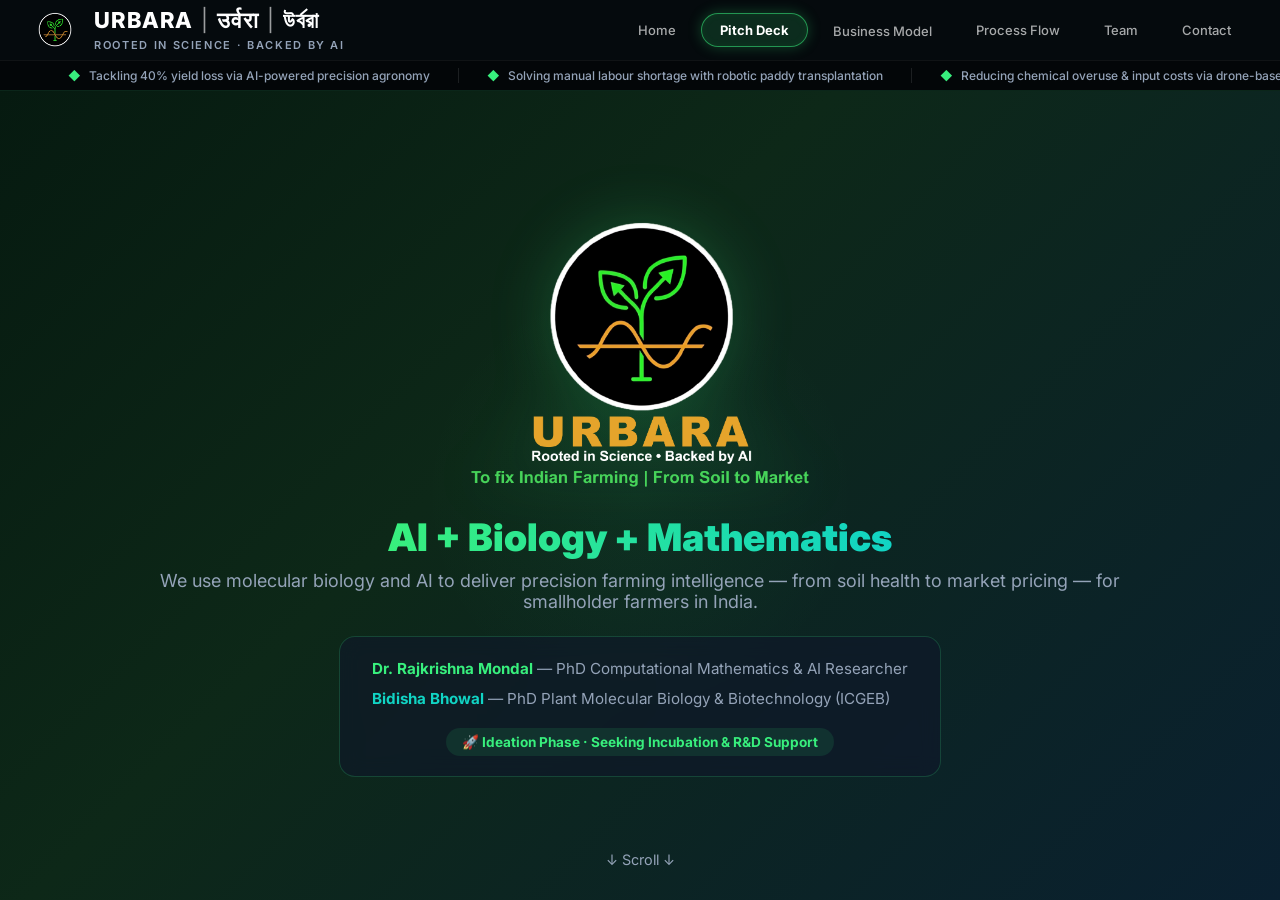
<file: urbara_pitchdeck.html>
<!DOCTYPE html>
<html lang="en">

<head>
  <meta charset="UTF-8">
  <meta name="viewport" content="width=device-width, initial-scale=1.0">
  <title>URBARA | Pitch Deck - Transforming Indian Farming with Deep-Tech AI</title>
  <meta name="description" content="View the complete URBARA investor pitch deck. Discover how we merge plant biology, computational mathematics, and agentic AI to address yield loss and labor shortages in India.">
  <meta name="keywords" content="agritech pitch deck, agricultural AI pitch, deep-tech agritech startup, agritech investor presentation, Indian agriculture innovation, soil diagnostics startup">
  <meta name="robots" content="index, follow">
  <meta name="author" content="URBARA">
  <meta name="theme-color" content="#061a10">
  
  <!-- Open Graph / Facebook -->
  <meta property="og:type" content="website">
  <meta property="og:url" content="https://urbara.in/urbara_pitchdeck.html">
  <meta property="og:title" content="URBARA | Pitch Deck - Transforming Indian Farming with Deep-Tech AI">
  <meta property="og:description" content="View the complete URBARA investor pitch deck. Discover how we merge plant biology, computational mathematics, and agentic AI.">
  <meta property="og:image" content="https://urbara.in/assets/logo_tag.png">
  
  <!-- Twitter -->
  <meta name="twitter:card" content="summary_large_image">
  <meta name="twitter:url" content="https://urbara.in/urbara_pitchdeck.html">
  <meta name="twitter:title" content="URBARA | Pitch Deck - Transforming Indian Farming with Deep-Tech AI">
  <meta name="twitter:description" content="View the complete URBARA investor pitch deck. Discover how we merge plant biology, computational mathematics, and agentic AI.">
  <meta name="twitter:image" content="https://urbara.in/assets/logo_tag.png">
  
  <link rel="canonical" href="https://urbara.in/urbara_pitchdeck.html">
  <link href="https://fonts.googleapis.com/css2?family=Inter:wght@300;400;600;700;900&display=swap" rel="stylesheet">
  <link rel="icon" type="image/png" href="assets/fevicon.png">
  <link rel="stylesheet" href="assets/urbara.css">
  <style>
    :root {
      --bg-dark: #061a10;
      --bg-gradient: linear-gradient(135deg, #061a10 0%, #0d2818 40%, #0a2030 100%);
      --accent-green: #38ef7d;
      --accent-blue: #11d4c4;
      --text-main: #f8fafc;
      --text-muted: #94a3b8;
      --card-bg: rgba(15, 23, 42, 0.6);
      --card-border: rgba(56, 239, 125, 0.2);
    }

    * {
      margin: 0;
      padding: 0;
      box-sizing: border-box;
      font-family: 'Inter', sans-serif;
    }

    body,
    html {
      height: 100dvh;
      background: var(--bg-dark);
      color: var(--text-main);
      overflow: hidden !important;
      /* Hide normal scrollbar */
    }

    body {
      display: flex;
      flex-direction: column;
    }

    /* Snap Scrolling Container */
    .deck-container {
      flex: 1;
      height: 100%;
      min-height: 0;
      overflow-y: scroll;
      overflow-x: hidden;
      scroll-snap-type: y mandatory;
      scroll-behavior: smooth;
    }

    /* Individual Slide */
    .slide {
      min-height: 100%;
      height: auto;
      width: 100%;
      scroll-snap-align: start;
      display: flex;
      flex-direction: column;
      justify-content: flex-start;
      align-items: center;
      padding: 2rem;
      position: relative;
      background: var(--bg-gradient);
    }

    /* Subtle background glow */
    .slide::before {
      content: '';
      position: absolute;
      width: 40vw;
      height: 40vw;
      background: radial-gradient(circle, rgba(56, 239, 125, 0.05) 0%, transparent 60%);
      top: 50%;
      left: 50%;
      transform: translate(-50%, -50%);
      pointer-events: none;
      z-index: 0;
    }

    .content {
      position: relative;
      z-index: 1;
      max-width: 1000px;
      width: 100%;
      margin: auto 0;
    }

    /* Typography */
    h1 {
      font-size: 4rem;
      font-weight: 900;
      background: linear-gradient(90deg, var(--accent-green), var(--accent-blue));
      -webkit-background-clip: text;
      -webkit-text-fill-color: transparent;
      margin-bottom: 1rem;
      text-align: center;
      line-height: 1.2;
    }

    h2 {
      font-size: 2.5rem;
      margin-bottom: 0.5rem;
      color: var(--text-main);
      text-align: center;
    }

    p.subtitle {
      font-size: 1.2rem;
      color: var(--text-muted);
      text-align: center;
      margin-bottom: 2.5rem;
    }

    /* Grid Layouts */
    .grid-2 {
      display: grid;
      grid-template-columns: 1fr 1fr;
      gap: 2rem;
    }

    .grid-3 {
      display: grid;
      grid-template-columns: repeat(3, 1fr);
      gap: 1.5rem;
    }

    .grid-4 {
      display: grid;
      grid-template-columns: repeat(4, 1fr);
      gap: 1rem;
    }

    /* Cards */
    .card {
      background: var(--card-bg);
      border: 1px solid var(--card-border);
      border-radius: 16px;
      padding: 1.5rem;
      backdrop-filter: blur(10px);
      transition: transform 0.3s ease, box-shadow 0.3s ease;
    }

    .card:hover {
      transform: translateY(-5px);
      box-shadow: 0 10px 30px rgba(56, 239, 125, 0.15);
    }

    .card h3 {
      font-size: 1.2rem;
      color: var(--accent-green);
      margin-bottom: 1rem;
      display: flex;
      align-items: center;
      gap: 10px;
    }

    .card p,
    .card li {
      font-size: 0.95rem;
      color: var(--text-muted);
      line-height: 1.6;
      margin-bottom: 0.5rem;
    }

    ul {
      list-style: none;
    }

    li::before {
      content: '• ';
      color: var(--accent-green);
      font-weight: bold;
    }

    /* Stats Highlights */
    .stat-box {
      text-align: center;
      padding: 1.5rem;
      background: rgba(255, 255, 255, 0.03);
      border-radius: 12px;
      border: 1px solid rgba(255, 255, 255, 0.1);
      height: 100%;
    }

    .stat-box h4 {
      font-size: 1.5rem;
      color: var(--accent-blue);
      margin-bottom: 0.5rem;
    }

    .stat-box p {
      font-size: 0.9rem;
      color: var(--text-muted);
    }

    /* Slide Counter */
    .slide-counter {
      position: absolute;
      bottom: 1.5rem;
      right: 2rem;
      font-size: 0.9rem;
      color: rgba(255, 255, 255, 0.3);
      font-weight: 600;
      z-index: 10;
    }

    /* Navigation Hint */
    .scroll-hint {
      position: absolute;
      bottom: 2rem;
      left: 50%;
      transform: translateX(-50%);
      color: var(--text-muted);
      font-size: 0.9rem;
      animation: bounce 2s infinite;
      display: flex;
      flex-direction: column;
      align-items: center;
    }

    @keyframes bounce {

      0%,
      20%,
      50%,
      80%,
      100% {
        transform: translateY(0) translateX(-50%);
      }

      40% {
        transform: translateY(-10px) translateX(-50%);
      }

      60% {
        transform: translateY(-5px) translateX(-50%);
      }
    }

    @media (max-width: 768px) {
      h1 {
        font-size: 2.5rem;
      }

      h2 {
        font-size: 2rem;
      }

      .grid-2,
      .grid-3,
      .grid-4 {
        grid-template-columns: 1fr;
      }

      .slide {
        padding: 1.5rem;
        height: auto;
        min-height: 100%;
        padding-top: 5rem;
        padding-bottom: 4rem;
      }

      .scroll-hint,
      .slide-counter {
        display: none;
      }
    }

    .table-custom {
      width: 100%;
      border-collapse: collapse;
      margin-top: 1rem;
    }

    .table-custom th,
    .table-custom td {
      padding: 1rem;
      text-align: left;
      border-bottom: 1px solid rgba(255, 255, 255, 0.1);
    }

    .table-custom th {
      color: var(--accent-blue);
      font-weight: 700;
    }

    .table-custom td {
      color: var(--text-muted);
    }
  </style>
</head>

<body>

  <script src="assets/header.js"></script>

  <div class="deck-container">

    <!-- Slide 1: The Hook -->
    <section class="slide">
      <div class="content" style="text-align: center;">
        <img src="assets/logo_tag.png" alt="URBARA Brand Logo"
          style="width: clamp(200px, 35vw, 360px); max-width: 100%; height: auto; margin-bottom: 1rem; animation: float 6s ease-in-out infinite; filter: drop-shadow(0 0 30px rgba(56, 239, 125, 0.2));">
        <h1
          style="font-size: clamp(24px, 5vw, 38px); line-height: 1.1; margin-bottom: 12px; background: none; -webkit-text-fill-color: initial;">
          <span
            style="background: linear-gradient(90deg, #38ef7d 0%, #11d4c4 100%); -webkit-background-clip: text; background-clip: text; -webkit-text-fill-color: transparent;">AI
            + Biology + Mathematics</span>
        </h1>
        <p style="font-size: clamp(14px, 2.5vw, 18px); color: #94a3b8; margin-bottom: 1.5rem;">We use molecular biology
          and AI to deliver precision farming intelligence — from soil health to market pricing — for smallholder
          farmers in India.</p>
        <div class="card" style="display: inline-block; text-align: left; padding: 1.2rem 2rem;">
          <p style="margin-bottom: 0.4rem;"><strong style="color: #38ef7d;">Dr. Rajkrishna Mondal</strong> — PhD
            Computational Mathematics &amp; AI Researcher</p>
          <p><strong style="color: #11d4c4;">Bidisha Bhowal</strong> — PhD Plant Molecular Biology &amp; Biotechnology
            (ICGEB)</p>
          <div style="text-align: center; margin-top: 1rem;">
            <div
              style="display: inline-block; padding: 0.4rem 1rem; background: rgba(56,239,125,0.1); border-radius: 20px; color: #38ef7d; font-size: 0.85rem; font-weight: 700;">
              🚀 Ideation Phase · Seeking Incubation &amp; R&amp;D Support</div>
          </div>
        </div>
      </div>
      <div class="scroll-hint">↓ Scroll ↓</div>
    </section>

    <!-- Slide 2: The Problem -->
    <section class="slide">
      <div class="content">
        <h2>The Problem</h2>
        <p class="subtitle">Indian farmers are losing on every front — inputs, outputs, and prices.</p>
        <div class="grid-2">
          <div class="card" style="border-color: rgba(239,68,68,0.3);">
            <h3 style="color: #f87171;">❌ On the Farm</h3>
            <ul>
              <li><strong>Blind spraying:</strong> Farmers use chemicals without knowing what pest or disease is
                present, degrading soil and increasing costs.</li>
              <li><strong>Labour crisis:</strong> Manual transplantation and harvesting are becoming unviable due to
                shortage and cost of farm labour.</li>
              <li><strong>No crop planning:</strong> Decisions on crop rotation are based on habit, not data, leading to
                poor yields.</li>
            </ul>
          </div>
          <div class="card" style="border-color: rgba(239,68,68,0.3);">
            <h3 style="color: #f87171;">❌ At the Market</h3>
            <ul>
              <li><strong>No quality traceability:</strong> Farmers cannot prove the quality of their produce, so they
                get low, generic prices.</li>
              <li><strong>Fragmented supply chains:</strong> Up to 30% of harvest is lost due to poor logistics and lack
                of direct market linkage.</li>
              <li><strong>Existing tech is shallow:</strong> Current agri-apps offer generic advice — not
                molecular-level, location-specific intelligence.</li>
            </ul>
          </div>
        </div>
      </div>
    </section>

    <!-- Slide 3: The Solution -->
    <section class="slide">
      <div class="content">
        <h2>Our Solution</h2>
        <p class="subtitle">A "Phygital" Agri-OS — molecular science delivered via AI, drones, and a smartphone.</p>
        <div class="grid-3">
          <div class="card">
            <h3>🌱 Bio-Diagnostics</h3>
            <p>Soil microbiome testing and crop disease profiling. We replace guesswork with peer-reviewed biology,
              identifying the <em>exact</em> pathogen before prescribing any treatment.</p>
          </div>
          <div class="card">
            <h3>🤖 Agentic AI Advisory</h3>
            <p>Math-driven GxE (Genotype × Environment) models generate hyper-local crop rotation plans and precision
              spray schedules — delivered via WhatsApp and IVR in local dialects.</p>
          </div>
          <div class="card">
            <h3>📊 Market Intelligence</h3>
            <p>Computer vision quality grading at the Mandi and fuzzy-logic supply chain routing help farmers prove
              quality and secure premium e-NAM prices.</p>
          </div>
        </div>
        <p style="text-align:center; margin-top:1.5rem; font-size: 0.9rem; color: #94a3b8;">10× better than generic
          advice because we act on <em>molecular data</em>, not assumptions.</p>
      </div>
    </section>

    <!-- Slide 4: Market Size -->
    <section class="slide">
      <div class="content">
        <h2>Market Size &amp; Opportunity</h2>
        <p class="subtitle">India's agritech transformation is underway. We are positioning at its core.</p>
        <div class="grid-3" style="margin-bottom: 1.5rem;">
          <div class="stat-box">
            <h4 style="color: #38ef7d; font-size: 1.3rem;">TAM</h4>
            <p style="font-weight: 700; color: #fff; font-size: 1rem; margin: 0.5rem 0;">All of Indian Agriculture</p>
            <p>140M+ farmer households; rapidly digitizing under AgriStack, e-NAM &amp; PM-KISAN frameworks.</p>
          </div>
          <div class="stat-box">
            <h4 style="color: #11d4c4; font-size: 1.3rem;">SAM</h4>
            <p style="font-weight: 700; color: #fff; font-size: 1rem; margin: 0.5rem 0;">Premium &amp; Export-Oriented
              Farmers</p>
            <p>Progressive FPOs, MRL-compliant exporters, and B2B food processors seeking traceable, quality raw supply.
            </p>
          </div>
          <div class="stat-box">
            <h4 style="color: #f59e0b; font-size: 1.3rem;">SOM</h4>
            <p style="font-weight: 700; color: #fff; font-size: 1rem; margin: 0.5rem 0;">Pilot Districts in West Bengal
              &amp; Odisha</p>
            <p>Our initial focus: smallholder paddy &amp; vegetable farmers in our home districts where we have deep
              local trust.</p>
          </div>
        </div>
        <div class="card" style="text-align: center; padding: 1rem;">
          <p>🌍 <strong>Why Now?</strong> — AgriStack has created 70M+ farmer digital IDs. 1,656 mandis are now on
            e-NAM. The data infrastructure is ready. We provide the intelligence layer on top.</p>
        </div>
      </div>
    </section>

    <!-- Slide 5: Business Model -->
    <section class="slide">
      <div class="content">
        <h2>Business Model</h2>
        <p class="subtitle">Asset-light, recurring revenue — we earn when farmers earn more.</p>
        <div class="grid-2">
          <div class="card">
            <h3>💡 Revenue Streams</h3>
            <ul>
              <li><strong>RaaS (Robotics-as-a-Service):</strong> Recurring per-acre fee for drone spraying and IoT
                sensor monitoring.</li>
              <li><strong>SaaS / API Licensing:</strong> Our quality grading and advisory platform licensed to
                agribusinesses and FPOs.</li>
              <li><strong>Consulting:</strong> High-margin "Zero-Residue" certification &amp; export advisory for B2B
                buyers.</li>
              <li><strong>Profit Sharing:</strong> A share of the premium price secured for FPOs via our quality
                certification.</li>
            </ul>
          </div>
          <div class="card">
            <h3>🏗️ Why It Works</h3>
            <ul>
              <li><strong>Zero Warehouse Capex:</strong> Fully asset-light; no physical infrastructure required.</li>
              <li><strong>Recurring Revenue:</strong> Subscription and per-acre models create predictable cash flow.
              </li>
              <li><strong>High Switching Cost:</strong> Once farmers trust our molecular data, it is very hard to switch
                to a generic alternative.</li>
              <li><strong>Network Effects:</strong> More farmer data → better AI models → better advice → more farmers.
              </li>
            </ul>
          </div>
        </div>
      </div>
    </section>

    <!-- Slide 6: Traction -->
    <section class="slide">
      <div class="content">
        <h2>Traction &amp; Milestones</h2>
        <p class="subtitle">Ideation Phase — Built on strong academic foundations and real research.</p>
        <div class="grid-2">
          <div class="card">
            <h3>✅ What We Have Done</h3>
            <ul>
              <li>Completed deep literature review on soil microbiome diagnostics and GxE modelling for Indian
                agroclimatic zones.</li>
              <li>Identified pilot FPO partners and farmer communities in West Bengal ready for early adoption.</li>
              <li>Developed the technical architecture and process flow for the Agri-OS platform.</li>
              <li>Engaged with e-NAM, AgriStack and ISRO Bhuvan data APIs for feasibility.</li>
            </ul>
          </div>
          <div class="card">
            <h3>🎯 Next 18 Months (With Support)</h3>
            <ul>
              <li>Pilot soil microbiome testing on 50 farms in partnership with ICAR / IARI labs.</li>
              <li>Deploy V1 of the AI advisory model via WhatsApp for 200+ farmers.</li>
              <li>Validate the CV-based quality grading prototype at a single mandi.</li>
              <li>Apply for BIRAC BIG and NIDHI-PRAYAS grants for R&amp;D scaling.</li>
            </ul>
          </div>
        </div>
      </div>
    </section>

    <!-- Slide 7: Go-To-Market -->
    <section class="slide">
      <div class="content">
        <h2>Go-To-Market Strategy</h2>
        <p class="subtitle">Enter through trust, scale through data.</p>
        <div class="grid-3">
          <div class="card" style="text-align: center;">
            <div style="font-size: 2rem; margin-bottom: 0.8rem;">🤝</div>
            <h3 style="justify-content: center;">Phase 1: FPO Partnerships</h3>
            <p>Onboard 2–3 progressive FPOs in West Bengal as design partners. Deliver free pilot advisory in exchange
              for farm data and feedback.</p>
          </div>
          <div class="card" style="text-align: center;">
            <div style="font-size: 2rem; margin-bottom: 0.8rem;">📱</div>
            <h3 style="justify-content: center;">Phase 2: WhatsApp / IVR Scale</h3>
            <p>Roll out AI advisory to all FPO member farmers via existing WhatsApp groups and IVR. Zero new hardware
              needed for the farmer.</p>
          </div>
          <div class="card" style="text-align: center;">
            <div style="font-size: 2rem; margin-bottom: 0.8rem;">🏭</div>
            <h3 style="justify-content: center;">Phase 3: B2B Licensing</h3>
            <p>License the quality grading and supply chain OS to food processors (ITC, Nestle, export houses) seeking
              MRL-compliant supply.</p>
          </div>
        </div>
        <p style="text-align:center; margin-top:1.2rem; font-size: 0.85rem; color: #94a3b8;"><strong
            style="color:#38ef7d;">Unfair Advantage:</strong> Our founders have deep local community trust and
          peer-reviewed scientific credibility — impossible to buy or replicate quickly.</p>
      </div>
    </section>

    <!-- Slide 8: Competitive Landscape -->
    <section class="slide">
      <div class="content">
        <h2>Competitive Landscape</h2>
        <p class="subtitle">We are "Integrative-First" specialists — not generalist platforms.</p>
        <div class="grid-2">
          <div class="card">
            <h3>🆚 vs. Generic Agritech (DeHaat, AgriBazaar)</h3>
            <ul>
              <li>They offer <em>marketplace + generic advisory</em>. We offer <em>molecular-precision
                  intelligence</em>.</li>
              <li>They build asset-heavy warehouses. We build algorithms and APIs.</li>
              <li>Their advice: "Use Fertilizer X." Our advice: "Your soil has <em>Fusarium</em> pathogen — spray
                targeted bio-fungicide at dawn on Tuesday."</li>
            </ul>
          </div>
          <div class="card">
            <h3>🔒 Our Moat</h3>
            <ul>
              <li><strong>Proprietary Data:</strong> Molecular soil and crop data is not available anywhere else — we
                create it.</li>
              <li><strong>Dual-PhD Synergy:</strong> The combination of Computational Math + Molecular Biology is
                extremely rare and hard to replicate.</li>
              <li><strong>Local Trust:</strong> Deep roots in rural Bengal — built over years, not months.</li>
              <li><strong>Scientific Defensibility:</strong> Peer-reviewed research at our core, not just an app.</li>
            </ul>
          </div>
        </div>
      </div>
    </section>

    <!-- Slide 9: The Team -->
    <section class="slide">
      <div class="content">
        <h2>The Team</h2>
        <p class="subtitle">A rare synergy: The "How" (Math) + The "Why" (Biology) + The "Who" (Local Trust).</p>
        <div class="grid-2" style="margin-bottom:1.5rem;">
          <div class="card" style="display: flex; gap: 1rem; align-items: flex-start;">
            <div
              style="width:70px; height:70px; border-radius:50%; background:rgba(56,239,125,0.1); border:2px solid #38ef7d; display:flex; align-items:center; justify-content:center; font-size:2rem; flex-shrink:0;">
              👤</div>
            <div>
              <p style="font-size: 1.1rem; font-weight: 700; color: #fff; margin-bottom: 4px;">Dr. Rajkrishna Mondal</p>
              <p style="color: #38ef7d; font-size: 0.85rem; font-weight: 600; margin-bottom: 8px;">Co-Founder · AI &amp;
                Mathematics</p>
              <p style="font-size: 0.85rem; color: #94a3b8;">PhD in Computational Mathematics. Senior Prompt Engineer
                building enterprise Agentic AI systems. Architect of URBARA's fuzzy-logic decision models and GxE
                optimization engine.</p>
            </div>
          </div>
          <div class="card" style="display: flex; gap: 1rem; align-items: flex-start;">
            <div
              style="width:70px; height:70px; border-radius:50%; background:rgba(17,212,196,0.1); border:2px solid #11d4c4; display:flex; align-items:center; justify-content:center; font-size:2rem; flex-shrink:0;">
              🌿</div>
            <div>
              <p style="font-size: 1.1rem; font-weight: 700; color: #fff; margin-bottom: 4px;">Bidisha Bhowal</p>
              <p style="color: #11d4c4; font-size: 0.85rem; font-weight: 600; margin-bottom: 8px;">Co-Founder · Plant
                Molecular Biology</p>
              <p style="font-size: 0.85rem; color: #94a3b8;">PhD in Biotechnology (ICGEB). Computational biologist with
                expertise in plant-pathogen interactions and soil microbiome research. Ensures every recommendation is
                biologically defensible.</p>
            </div>
          </div>
        </div>
        <div class="card" style="text-align:center; padding:1rem;">
          <p>🏛️ <strong>Seeking Advisors:</strong> Domain experts in Agronomy, Food Processing Supply Chain, and
            Agricultural Policy to join our advisory board.</p>
        </div>
      </div>
    </section>

    <!-- Slide 10: The Ask -->
    <section class="slide">
      <div class="content" style="text-align:center;">
        <h2>The Ask</h2>
        <p class="subtitle">We are in the Ideation Phase — seeking the right partners to build this right.</p>
        <div class="grid-3" style="margin-bottom:1.5rem;">
          <div class="stat-box">
            <div style="font-size:2rem; margin-bottom:0.5rem;">🏛️</div>
            <h4 style="font-size:1rem; color:#38ef7d; margin-bottom:0.5rem;">Incubation Support</h4>
            <p>FIIT-IITD or equivalent incubator for mentorship, network access, and institutional credibility.</p>
          </div>
          <div class="stat-box">
            <div style="font-size:2rem; margin-bottom:0.5rem;">🔬</div>
            <h4 style="font-size:1rem; color:#11d4c4; margin-bottom:0.5rem;">R&amp;D Infrastructure</h4>
            <p>Access to Bio-Lab facilities (ICAR / IARI / IITD / ICGEB) for soil microbiome testing and crop pathogen
              profiling.</p>
          </div>
          <div class="stat-box">
            <div style="font-size:2rem; margin-bottom:0.5rem;">📋</div>
            <h4 style="font-size:1rem; color:#f59e0b; margin-bottom:0.5rem;">Grant Guidance</h4>
            <p>Mentorship on applying for non-dilutive R&amp;D grants: BIRAC BIG, NIDHI-PRAYAS, MeiTY, DST-NSTEDB.</p>
          </div>
        </div>
        <div class="card" style="max-width:600px; margin:0 auto;">
          <p style="margin-bottom:1rem;"><strong>With this support, in 18 months we will:</strong></p>
          <ul style="text-align:left;">
            <li>Complete pilot testing on 50 farms with validated data.</li>
            <li>Deploy V1 AI advisory to 200+ farmers via WhatsApp.</li>
            <li>File for at least one technology patent.</li>
            <li>Secure our first non-dilutive government grant.</li>
          </ul>
          <div style="margin-top:1.2rem;">
            <a href="urbara_contact.html"
              style="background: #38ef7d; color: #061a10; padding: 12px 30px; text-decoration: none; border-radius: 30px; font-weight: 800; font-size: 1rem; display: inline-block;">Partner
              With URBARA →</a>
          </div>
        </div>
      </div>
    </section>

  </div>
  <!-- Static Navigation for Search Engine Crawlers (JS Fallback) -->
  <nav style="display:none;" aria-hidden="true">
    <a href="index.html">Home</a>
    <a href="urbara_pitchdeck.html">Pitch Deck</a>
    <a href="urbara_business_model.html">Business Model Canvas</a>
    <a href="urbara_value_propositions.html">Value Propositions</a>
    <a href="urbara_customer_segments.html">Customer Segments</a>
    <a href="urbara_key_resources.html">Key Resources</a>
    <a href="urbara_key_activities.html">Key Activities</a>
    <a href="urbara_key_partnerships.html">Key Partnerships</a>
    <a href="urbara_cost_structure.html">Cost Structure</a>
    <a href="urbara_revenue_streams.html">Revenue Streams</a>
    <a href="urbara_customer_relationships.html">Customer Relationships</a>
    <a href="urbara_channels.html">Channels</a>
    <a href="urbara_process_flow.html">Process Flow</a>
    <a href="urbara_team.html">Team</a>
    <a href="urbara_contact.html">Contact</a>
  </nav>

</body>

</html>
</file>
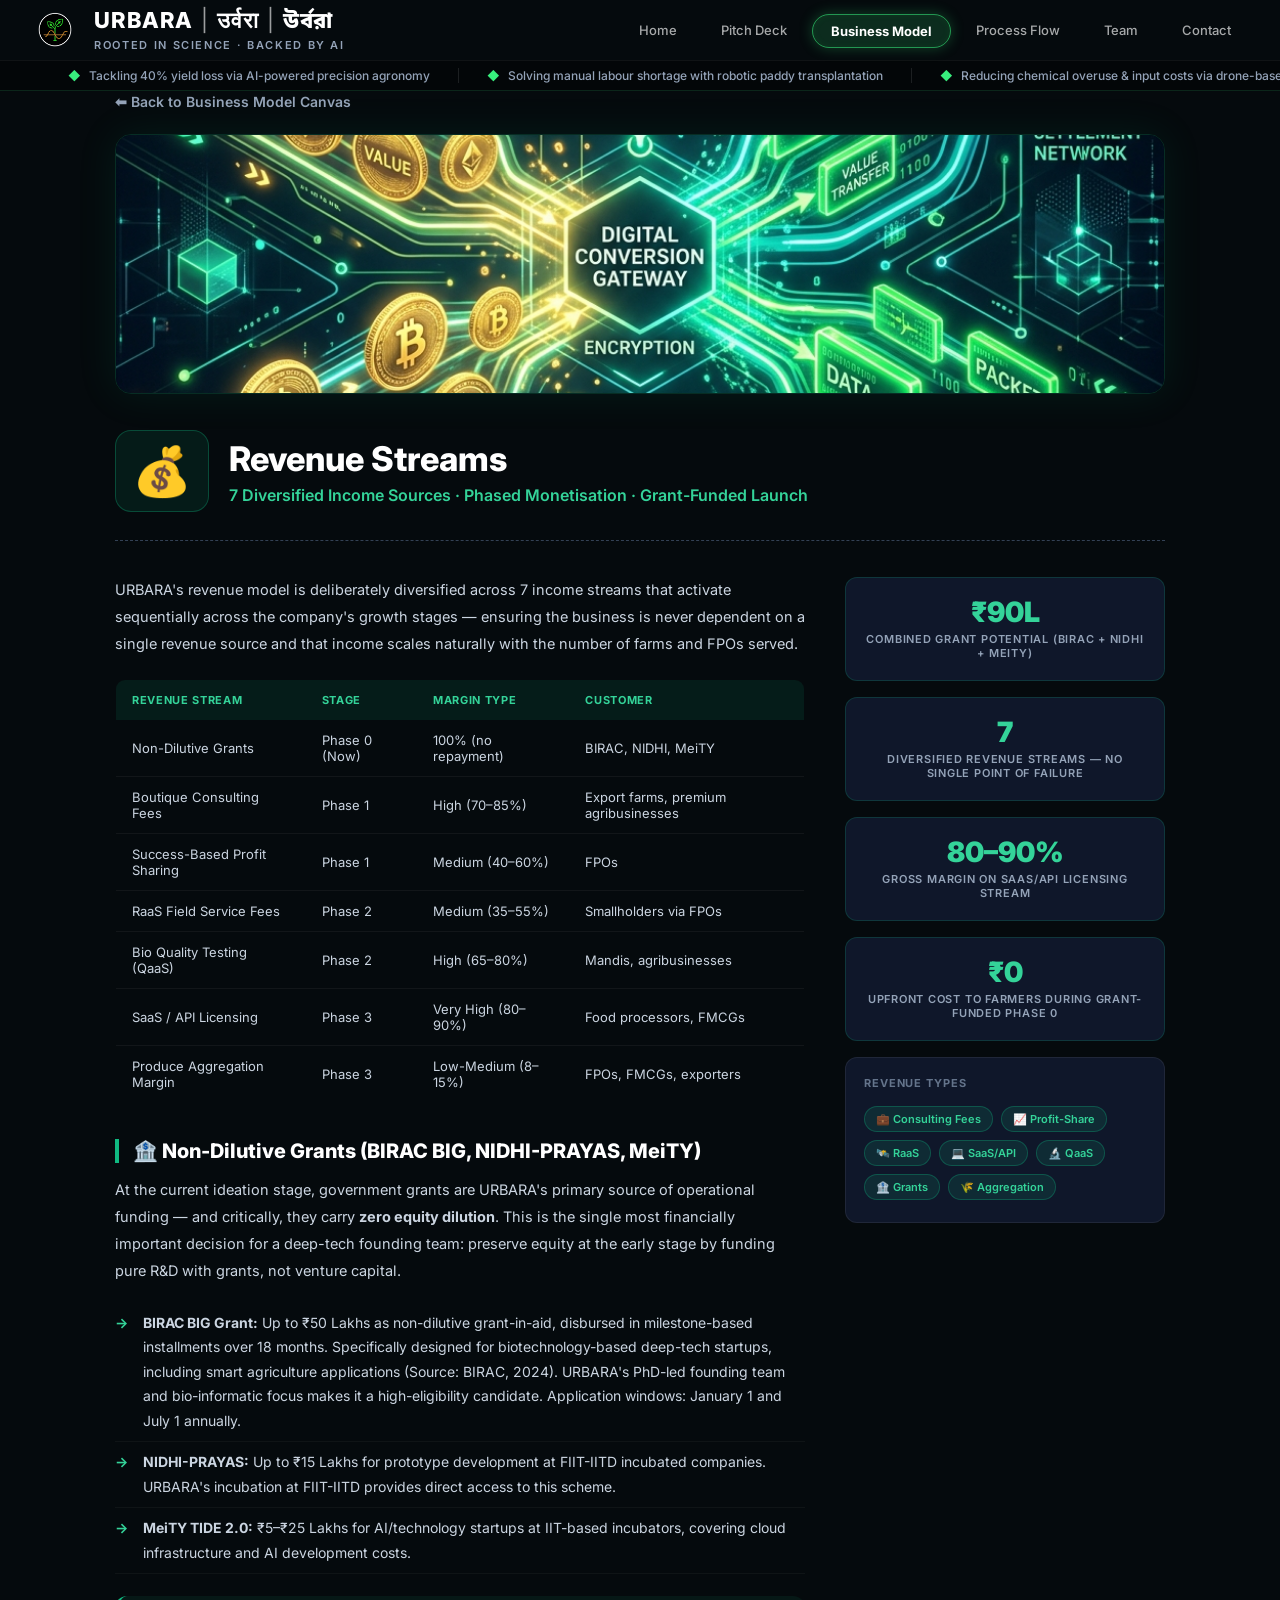
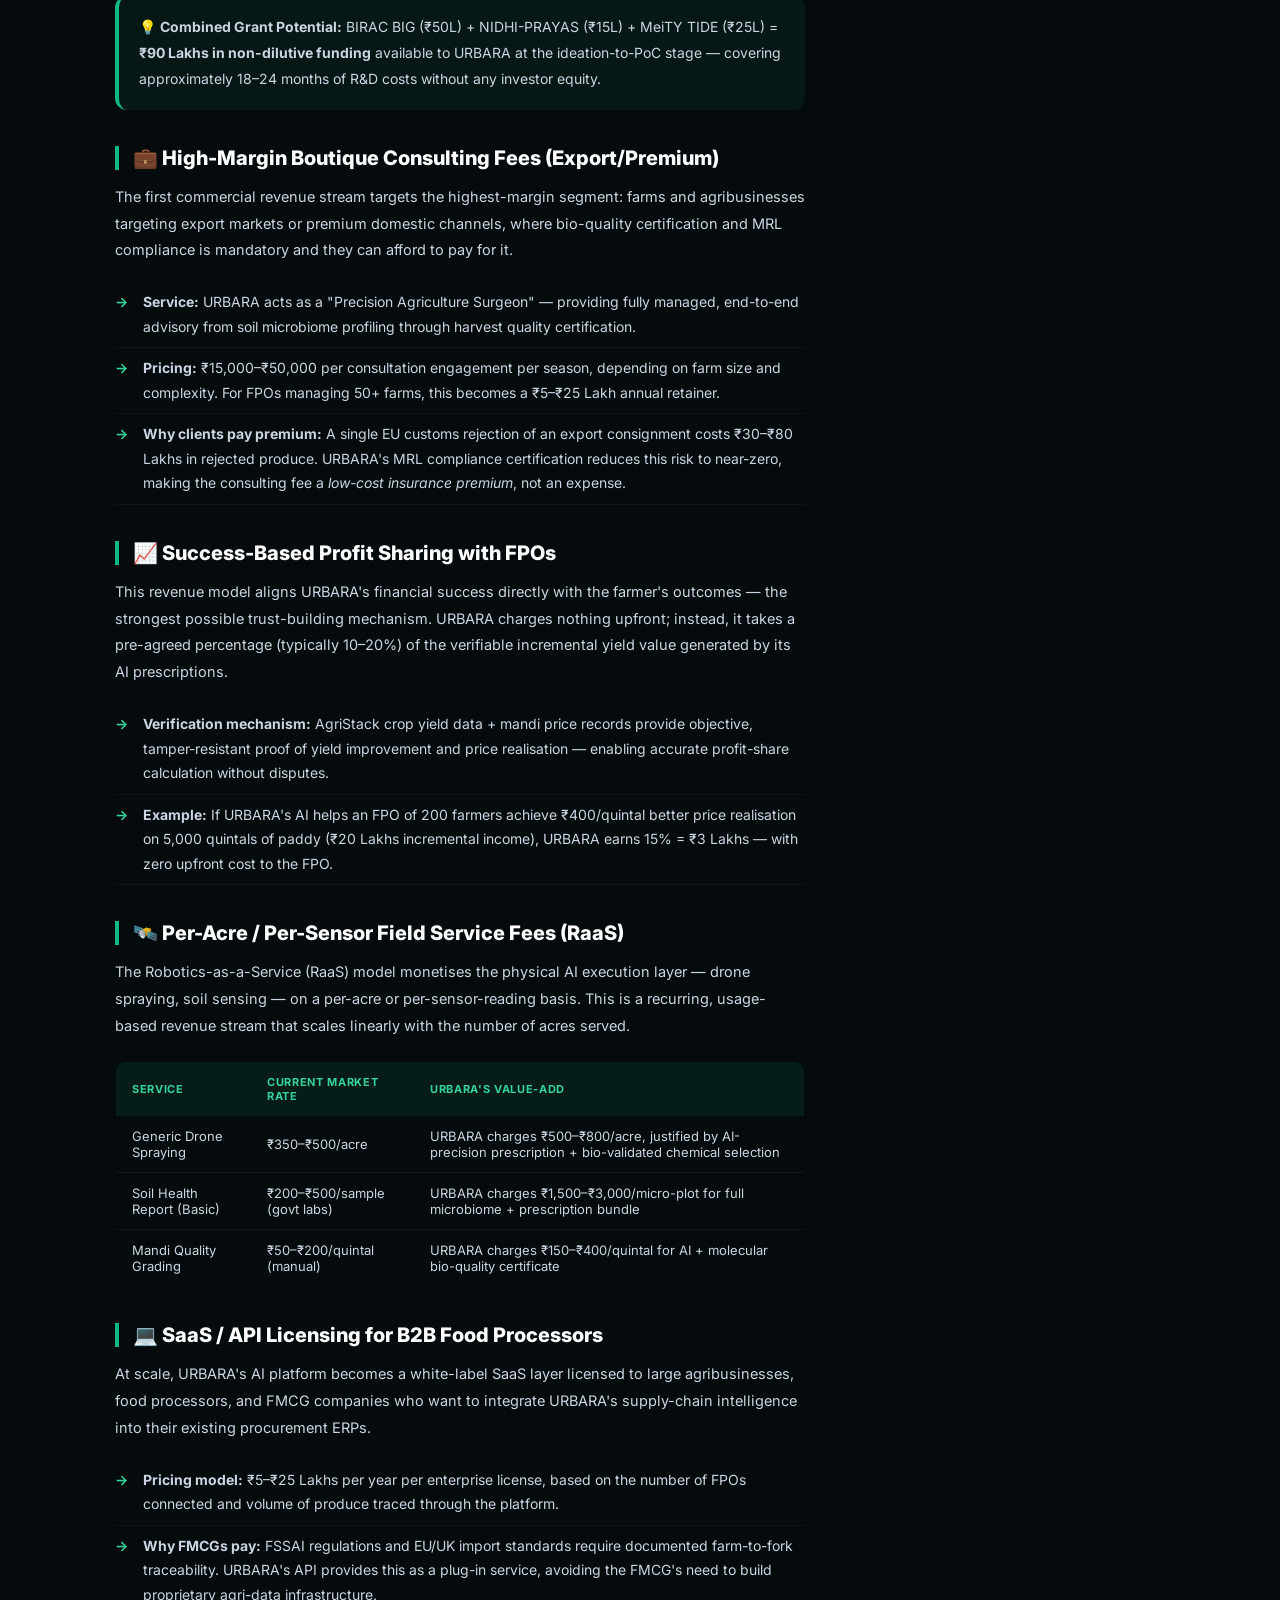
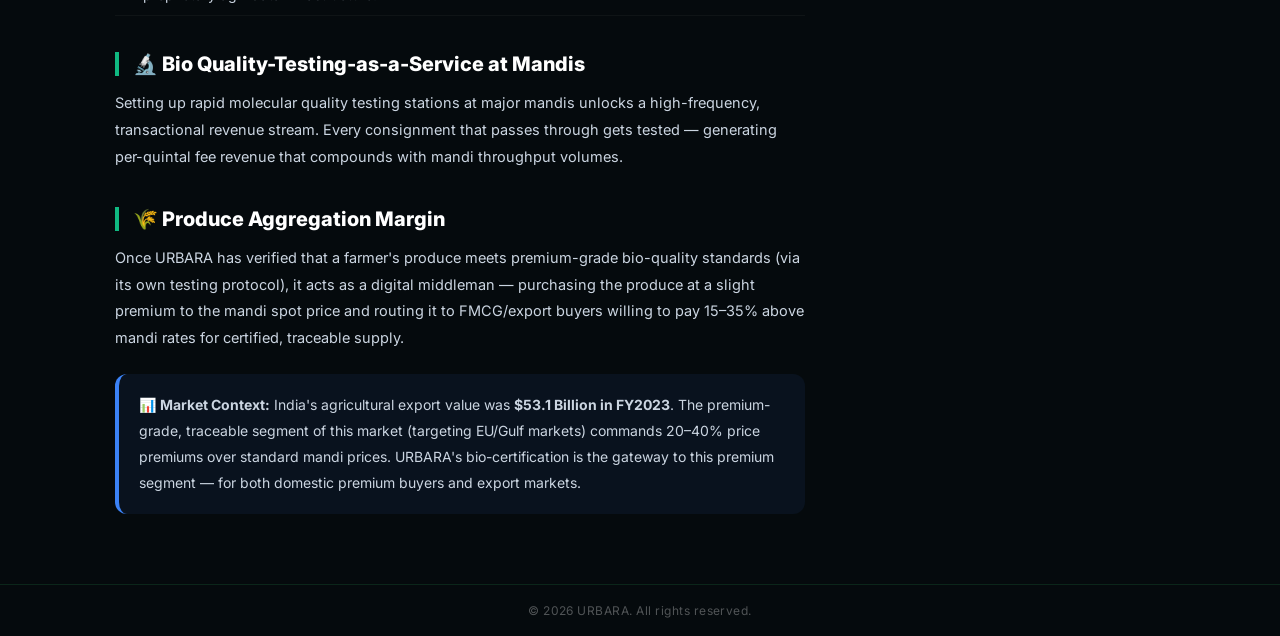
<file: urbara_revenue_streams.html>
<!DOCTYPE html>
<html lang="en">
<head>
  <meta charset="UTF-8">
  <meta name="viewport" content="width=device-width, initial-scale=1.0">
  <title>URBARA | Revenue Streams - Agri SaaS & RaaS Monetization Model</title>
  <meta name="description" content="Discover URBARA's diverse agritech monetization model: low-CAC B2B2C field services (RaaS), FPO outcome profit-sharing, B2B SaaS API licensing, and bio-diagnostics.">
  <meta name="keywords" content="agritech revenue streams, agritech business model monetization, agricultural RaaS drone service, FPO profit sharing, agribusiness SaaS API license, bio testing agritech">
  <meta name="robots" content="index, follow">
  <meta name="author" content="URBARA">
  <meta name="theme-color" content="#061a10">
  
  <!-- Open Graph / Facebook -->
  <meta property="og:type" content="website">
  <meta property="og:url" content="https://urbara.in/urbara_revenue_streams.html">
  <meta property="og:title" content="URBARA | Revenue Streams - Agri SaaS & RaaS Monetization Model">
  <meta property="og:description" content="Discover URBARA's diverse agritech monetization model: B2B2C field services, FPO profit-sharing, and SaaS licensing.">
  <meta property="og:image" content="https://urbara.in/assets/logo_tag.png">
  
  <!-- Twitter -->
  <meta name="twitter:card" content="summary_large_image">
  <meta name="twitter:url" content="https://urbara.in/urbara_revenue_streams.html">
  <meta name="twitter:title" content="URBARA | Revenue Streams - Agri SaaS & RaaS Monetization Model">
  <meta name="twitter:description" content="Discover URBARA's diverse agritech monetization model: B2B2C field services, FPO profit-sharing, and SaaS licensing.">
  <meta name="twitter:image" content="https://urbara.in/assets/logo_tag.png">
  
  <link rel="canonical" href="https://urbara.in/urbara_revenue_streams.html">
  <link rel="icon" type="image/png" href="assets/fevicon.png">
  <link href="https://fonts.googleapis.com/css2?family=Inter:wght@400;500;600;700;800&family=Noto+Sans+Bengali:wght@500;600;700;800&display=swap" rel="stylesheet">
  <style>
    *,*::before,*::after{box-sizing:border-box;margin:0;padding:0}
    
    @keyframes shimmer{0%{background-position:0% center}100%{background-position:200% center}}
    .ur-navbar{background:linear-gradient(135deg,#061a10 0%,#0d2818 40%,#0a2030 100%);border-radius:16px;padding:14px 24px;margin-bottom:24px;display:flex;align-items:center;justify-content:space-between;box-shadow:0 8px 32px rgba(0,0,0,.4),0 0 0 1px rgba(56,239,125,.1);position:relative;overflow:hidden;gap:20px}
    .ur-navbar::before{content:'';position:absolute;top:-50px;left:-50px;width:200px;height:200px;background:radial-gradient(circle,rgba(56,239,125,.08) 0%,transparent 65%);pointer-events:none}
    .ur-nav-left{display:flex;align-items:center;gap:16px;position:relative;z-index:1}
    .ur-logo{width:48px;height:48px;border-radius:12px;background:linear-gradient(145deg,rgba(56,239,125,.15),rgba(6,182,212,.1));border:1px solid rgba(56,239,125,.3);display:flex;align-items:center;justify-content:center}
    .ur-logo svg{width:28px;height:28px}
    .ur-brand{display:flex;flex-direction:column}
    .ur-brand-title{font-size:22px;font-weight:900;letter-spacing:.05em;line-height:1.1;background:linear-gradient(90deg,#38ef7d 0%,#11d4c4 40%,#7aff9e 70%,#38ef7d 100%);-webkit-background-clip:text;-webkit-text-fill-color:transparent;background-size:200% auto;animation:shimmer 3.5s linear infinite;margin-bottom:4px}
    .ur-brand-sub{font-size:10px;font-weight:600;color:rgba(56,239,125,.85);letter-spacing:.03em;display:inline-flex;align-items:center;gap:4px}
    .ur-nav-menu{display:flex;align-items:center;gap:8px;position:relative;z-index:1;flex-wrap:wrap;justify-content:flex-end}
    .ur-menu-link{color:rgba(255,255,255,.7);text-decoration:none;padding:8px 14px;border-radius:10px;font-size:12px;font-weight:600;transition:all .2s ease;border:1px solid transparent}
    .ur-menu-link:hover{color:#38ef7d;background:rgba(56,239,125,.08);border-color:rgba(56,239,125,.2)}
    .ur-menu-link.active{color:#38ef7d;background:rgba(56,239,125,.12);border-color:rgba(56,239,125,.3);font-weight:700}
    @media(max-width:768px){.ur-navbar{flex-direction:column;align-items:flex-start}.ur-nav-menu{width:100%;justify-content:flex-start}}
    .back-btn{display:inline-flex;align-items:center;gap:8px;color:#94a3b8;text-decoration:none;font-size:14px;font-weight:600;margin-bottom:24px;transition:color .2s}
    .back-btn:hover{color:#38ef7d}
    .page-wrap{max-width:1050px;margin:0 auto}
    .hero{width:100%;height:260px;object-fit:cover;border-radius:16px;margin-bottom:32px;border:1px solid rgba(16,185,129,.2);box-shadow:0 0 40px rgba(16,185,129,.1)}
    .page-header{display:flex;align-items:center;gap:20px;margin-bottom:36px;padding-bottom:28px;border-bottom:1px dashed #334155}
    .emoji-box{font-size:48px;background:rgba(16,185,129,.1);border:1px solid rgba(16,185,129,.3);border-radius:16px;padding:16px;line-height:1;flex-shrink:0}
    h1{font-size:34px;font-weight:800;color:#fff;margin-bottom:6px}
    .page-sub{color:#34d399;font-size:16px;font-weight:600}
    .layout{display:grid;grid-template-columns:1fr 320px;gap:40px}
    @media(max-width:860px){.layout{grid-template-columns:1fr}}
    .content h2{font-size:20px;font-weight:800;color:#fff;margin:36px 0 14px;padding-left:14px;border-left:4px solid #10b981}
    .content h2:first-child{margin-top:0}
    .content p{font-size:14.5px;line-height:1.85;color:#cbd5e1;margin-bottom:18px}
    .content ul{list-style:none;padding:0;margin-bottom:18px}
    .content ul li{font-size:14px;line-height:1.75;color:#cbd5e1;padding:8px 0 8px 28px;position:relative;border-bottom:1px solid rgba(255,255,255,.04)}
    .content ul li::before{content:"→";position:absolute;left:0;color:#34d399;font-weight:700}
    table{width:100%;border-collapse:collapse;margin:22px 0;font-size:13px;border-radius:10px;overflow:hidden;border:1px solid rgba(16,185,129,.2)}
    th{background:rgba(16,185,129,.1);color:#34d399;font-weight:700;text-transform:uppercase;letter-spacing:.06em;font-size:11px;padding:13px 16px;text-align:left}
    td{padding:12px 16px;color:#cbd5e1;border-bottom:1px solid rgba(255,255,255,.05)}
    tr:last-child td{border-bottom:none}
    tr:hover td{background:rgba(16,185,129,.03)}
    .callout{border-radius:12px;padding:18px 20px;margin:22px 0;border-left:4px solid}
    .callout.green{background:rgba(16,185,129,.08);border-color:#10b981}
    .callout.blue{background:rgba(59,130,246,.07);border-color:#3b82f6}
    .callout p{margin:0;font-size:14px}
    .sidebar{height:fit-content;position:sticky;top:24px}
    .stat-card{background:#0f172a;border:1px solid rgba(16,185,129,.2);border-radius:12px;padding:20px;margin-bottom:16px;text-align:center}
    .stat-val{font-size:28px;font-weight:900;color:#34d399;line-height:1;margin-bottom:6px}
    .stat-lbl{font-size:11px;color:#94a3b8;text-transform:uppercase;letter-spacing:.07em;font-weight:600}
    .tag-cloud{background:#0f172a;border:1px solid rgba(255,255,255,.07);border-radius:12px;padding:18px}
    .tag-cloud h4{font-size:11px;text-transform:uppercase;letter-spacing:.08em;color:#64748b;margin-bottom:12px;font-weight:700}
    .tag{display:inline-block;font-size:11px;font-weight:600;padding:5px 11px;border-radius:20px;margin:4px 4px 4px 0;background:rgba(16,185,129,.12);border:1px solid rgba(16,185,129,.3);color:#34d399}
    .rev-stream-card{background:linear-gradient(135deg,rgba(16,185,129,.07),rgba(0,0,0,0));border:1px solid rgba(16,185,129,.15);border-radius:12px;padding:20px;margin-bottom:16px;position:relative}
    .rev-stream-card .rs-phase{font-size:10px;font-weight:700;text-transform:uppercase;letter-spacing:.08em;color:#34d399;margin-bottom:6px}
    .rev-stream-card h3{font-size:15px;font-weight:700;color:#fff;margin-bottom:8px}
    .rev-stream-card p{font-size:13px;color:#94a3b8;margin:0;line-height:1.6}
  @media(max-width:768px){.hero{height:auto;object-fit:contain;}}</style>
</head>
<body>

<link rel="stylesheet" href="assets/urbara.css">

<script src="assets/header.js"></script>

  
  <div class="page-wrap">
    <a href="urbara_business_model.html" class="back-btn">⬅ Back to Business Model Canvas</a>
    <img src="assets/rev_hero.png" class="hero" alt="Revenue Streams">
    <div class="page-header">
      <div class="emoji-box">💰</div>
      <div>
        <h1>Revenue Streams</h1>
        <div class="page-sub">7 Diversified Income Sources · Phased Monetisation · Grant-Funded Launch</div>
      </div>
    </div>
    <div class="layout">
      <div class="content">

        <p>URBARA's revenue model is deliberately diversified across 7 income streams that activate sequentially across the company's growth stages — ensuring the business is never dependent on a single revenue source and that income scales naturally with the number of farms and FPOs served.</p>

        <table>
          <tr><th>Revenue Stream</th><th>Stage</th><th>Margin Type</th><th>Customer</th></tr>
          <tr><td>Non-Dilutive Grants</td><td>Phase 0 (Now)</td><td>100% (no repayment)</td><td>BIRAC, NIDHI, MeiTY</td></tr>
          <tr><td>Boutique Consulting Fees</td><td>Phase 1</td><td>High (70–85%)</td><td>Export farms, premium agribusinesses</td></tr>
          <tr><td>Success-Based Profit Sharing</td><td>Phase 1</td><td>Medium (40–60%)</td><td>FPOs</td></tr>
          <tr><td>RaaS Field Service Fees</td><td>Phase 2</td><td>Medium (35–55%)</td><td>Smallholders via FPOs</td></tr>
          <tr><td>Bio Quality Testing (QaaS)</td><td>Phase 2</td><td>High (65–80%)</td><td>Mandis, agribusinesses</td></tr>
          <tr><td>SaaS / API Licensing</td><td>Phase 3</td><td>Very High (80–90%)</td><td>Food processors, FMCGs</td></tr>
          <tr><td>Produce Aggregation Margin</td><td>Phase 3</td><td>Low-Medium (8–15%)</td><td>FPOs, FMCGs, exporters</td></tr>
        </table>

        <h2>🏦 Non-Dilutive Grants (BIRAC BIG, NIDHI-PRAYAS, MeiTY)</h2>
        <p>At the current ideation stage, government grants are URBARA's primary source of operational funding — and critically, they carry <strong>zero equity dilution</strong>. This is the single most financially important decision for a deep-tech founding team: preserve equity at the early stage by funding pure R&amp;D with grants, not venture capital.</p>
        <ul>
          <li><strong>BIRAC BIG Grant:</strong> Up to ₹50 Lakhs as non-dilutive grant-in-aid, disbursed in milestone-based installments over 18 months. Specifically designed for biotechnology-based deep-tech startups, including smart agriculture applications (Source: BIRAC, 2024). URBARA's PhD-led founding team and bio-informatic focus makes it a high-eligibility candidate. Application windows: January 1 and July 1 annually.</li>
          <li><strong>NIDHI-PRAYAS:</strong> Up to ₹15 Lakhs for prototype development at FIIT-IITD incubated companies. URBARA's incubation at FIIT-IITD provides direct access to this scheme.</li>
          <li><strong>MeiTY TIDE 2.0:</strong> ₹5–₹25 Lakhs for AI/technology startups at IIT-based incubators, covering cloud infrastructure and AI development costs.</li>
        </ul>
        <div class="callout green">
          <p>💡 <strong>Combined Grant Potential:</strong> BIRAC BIG (₹50L) + NIDHI-PRAYAS (₹15L) + MeiTY TIDE (₹25L) = <strong>₹90 Lakhs in non-dilutive funding</strong> available to URBARA at the ideation-to-PoC stage — covering approximately 18–24 months of R&amp;D costs without any investor equity.</p>
        </div>

        <h2>💼 High-Margin Boutique Consulting Fees (Export/Premium)</h2>
        <p>The first commercial revenue stream targets the highest-margin segment: farms and agribusinesses targeting export markets or premium domestic channels, where bio-quality certification and MRL compliance is mandatory and they can afford to pay for it.</p>
        <ul>
          <li><strong>Service:</strong> URBARA acts as a "Precision Agriculture Surgeon" — providing fully managed, end-to-end advisory from soil microbiome profiling through harvest quality certification.</li>
          <li><strong>Pricing:</strong> ₹15,000–₹50,000 per consultation engagement per season, depending on farm size and complexity. For FPOs managing 50+ farms, this becomes a ₹5–₹25 Lakh annual retainer.</li>
          <li><strong>Why clients pay premium:</strong> A single EU customs rejection of an export consignment costs ₹30–₹80 Lakhs in rejected produce. URBARA's MRL compliance certification reduces this risk to near-zero, making the consulting fee a <em>low-cost insurance premium</em>, not an expense.</li>
        </ul>

        <h2>📈 Success-Based Profit Sharing with FPOs</h2>
        <p>This revenue model aligns URBARA's financial success directly with the farmer's outcomes — the strongest possible trust-building mechanism. URBARA charges nothing upfront; instead, it takes a pre-agreed percentage (typically 10–20%) of the verifiable incremental yield value generated by its AI prescriptions.</p>
        <ul>
          <li><strong>Verification mechanism:</strong> AgriStack crop yield data + mandi price records provide objective, tamper-resistant proof of yield improvement and price realisation — enabling accurate profit-share calculation without disputes.</li>
          <li><strong>Example:</strong> If URBARA's AI helps an FPO of 200 farmers achieve ₹400/quintal better price realisation on 5,000 quintals of paddy (₹20 Lakhs incremental income), URBARA earns 15% = ₹3 Lakhs — with zero upfront cost to the FPO.</li>
        </ul>

        <h2>🛰️ Per-Acre / Per-Sensor Field Service Fees (RaaS)</h2>
        <p>The Robotics-as-a-Service (RaaS) model monetises the physical AI execution layer — drone spraying, soil sensing — on a per-acre or per-sensor-reading basis. This is a recurring, usage-based revenue stream that scales linearly with the number of acres served.</p>
        <table>
          <tr><th>Service</th><th>Current Market Rate</th><th>URBARA's Value-Add</th></tr>
          <tr><td>Generic Drone Spraying</td><td>₹350–₹500/acre</td><td>URBARA charges ₹500–₹800/acre, justified by AI-precision prescription + bio-validated chemical selection</td></tr>
          <tr><td>Soil Health Report (Basic)</td><td>₹200–₹500/sample (govt labs)</td><td>URBARA charges ₹1,500–₹3,000/micro-plot for full microbiome + prescription bundle</td></tr>
          <tr><td>Mandi Quality Grading</td><td>₹50–₹200/quintal (manual)</td><td>URBARA charges ₹150–₹400/quintal for AI + molecular bio-quality certificate</td></tr>
        </table>

        <h2>💻 SaaS / API Licensing for B2B Food Processors</h2>
        <p>At scale, URBARA's AI platform becomes a white-label SaaS layer licensed to large agribusinesses, food processors, and FMCG companies who want to integrate URBARA's supply-chain intelligence into their existing procurement ERPs.</p>
        <ul>
          <li><strong>Pricing model:</strong> ₹5–₹25 Lakhs per year per enterprise license, based on the number of FPOs connected and volume of produce traced through the platform.</li>
          <li><strong>Why FMCGs pay:</strong> FSSAI regulations and EU/UK import standards require documented farm-to-fork traceability. URBARA's API provides this as a plug-in service, avoiding the FMCG's need to build proprietary agri-data infrastructure.</li>
        </ul>

        <h2>🔬 Bio Quality-Testing-as-a-Service at Mandis</h2>
        <p>Setting up rapid molecular quality testing stations at major mandis unlocks a high-frequency, transactional revenue stream. Every consignment that passes through gets tested — generating per-quintal fee revenue that compounds with mandi throughput volumes.</p>

        <h2>🌾 Produce Aggregation Margin</h2>
        <p>Once URBARA has verified that a farmer's produce meets premium-grade bio-quality standards (via its own testing protocol), it acts as a digital middleman — purchasing the produce at a slight premium to the mandi spot price and routing it to FMCG/export buyers willing to pay 15–35% above mandi rates for certified, traceable supply.</p>
        <div class="callout blue">
          <p>📊 <strong>Market Context:</strong> India's agricultural export value was <strong>$53.1 Billion in FY2023</strong>. The premium-grade, traceable segment of this market (targeting EU/Gulf markets) commands 20–40% price premiums over standard mandi prices. URBARA's bio-certification is the gateway to this premium segment — for both domestic premium buyers and export markets.</p>
        </div>

      </div>
      <div class="sidebar">
        <div class="stat-card"><div class="stat-val">₹90L</div><div class="stat-lbl">Combined grant potential (BIRAC + NIDHI + MeiTY)</div></div>
        <div class="stat-card"><div class="stat-val">7</div><div class="stat-lbl">Diversified revenue streams — no single point of failure</div></div>
        <div class="stat-card"><div class="stat-val">80–90%</div><div class="stat-lbl">Gross margin on SaaS/API licensing stream</div></div>
        <div class="stat-card"><div class="stat-val">₹0</div><div class="stat-lbl">Upfront cost to farmers during grant-funded Phase 0</div></div>
        <div class="tag-cloud">
          <h4>Revenue Types</h4>
          <span class="tag">💼 Consulting Fees</span>
          <span class="tag">📈 Profit-Share</span>
          <span class="tag">🛰️ RaaS</span>
          <span class="tag">💻 SaaS/API</span>
          <span class="tag">🔬 QaaS</span>
          <span class="tag">🏦 Grants</span>
          <span class="tag">🌾 Aggregation</span>
        </div>
      </div>
    </div>
  </div>
  <!-- Static Navigation for Search Engine Crawlers (JS Fallback) -->
  <nav style="display:none;" aria-hidden="true">
    <a href="index.html">Home</a>
    <a href="urbara_pitchdeck.html">Pitch Deck</a>
    <a href="urbara_business_model.html">Business Model Canvas</a>
    <a href="urbara_value_propositions.html">Value Propositions</a>
    <a href="urbara_customer_segments.html">Customer Segments</a>
    <a href="urbara_key_resources.html">Key Resources</a>
    <a href="urbara_key_activities.html">Key Activities</a>
    <a href="urbara_key_partnerships.html">Key Partnerships</a>
    <a href="urbara_cost_structure.html">Cost Structure</a>
    <a href="urbara_revenue_streams.html">Revenue Streams</a>
    <a href="urbara_customer_relationships.html">Customer Relationships</a>
    <a href="urbara_channels.html">Channels</a>
    <a href="urbara_process_flow.html">Process Flow</a>
    <a href="urbara_team.html">Team</a>
    <a href="urbara_contact.html">Contact</a>
  </nav>

<script src="assets/footer.js"></script>
</body>
</html>
</file>
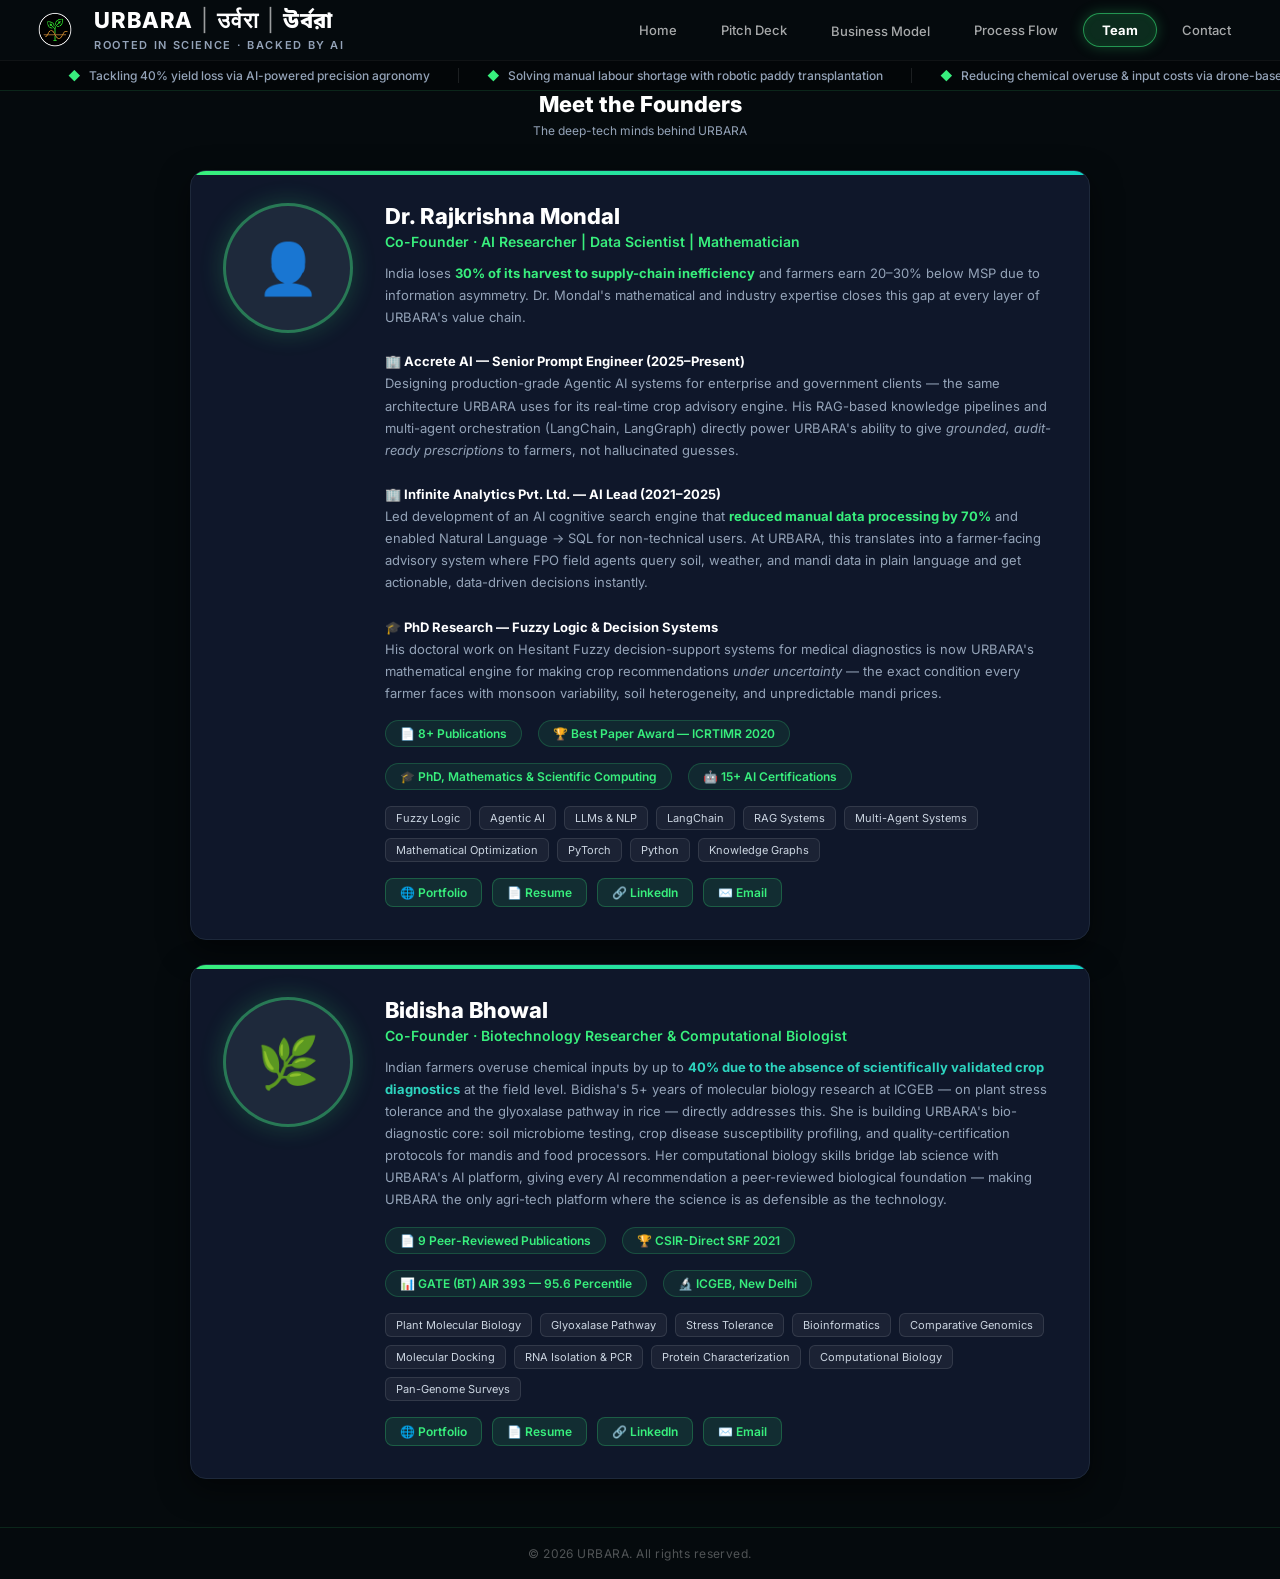
<file: urbara_team.html>
<!DOCTYPE html>
<html lang="en">
<head>
  <meta charset="UTF-8">
  <meta name="viewport" content="width=device-width, initial-scale=1.0">
  <title>URBARA | Core Team - Expert Mathematicians & Plant Biologists</title>
  <meta name="description" content="Meet the founders of URBARA: Dr. Rajkrishna Mondal (PhD in Computational Mathematics) and Dr. Bidisha Bhowal (PhD in Plant Molecular Biology & Biotechnology). Leading agritech innovation.">
  <meta name="keywords" content="URBARA team, agritech founders, Dr. Rajkrishna Mondal, Bidisha Bhowal, agritech startup founders India, computational mathematics agritech, plant molecular biology">
  <meta name="robots" content="index, follow">
  <meta name="author" content="URBARA">
  <meta name="theme-color" content="#061a10">
  
  <!-- Open Graph / Facebook -->
  <meta property="og:type" content="website">
  <meta property="og:url" content="https://urbara.in/urbara_team.html">
  <meta property="og:title" content="URBARA | Core Team - Expert Mathematicians & Plant Biologists">
  <meta property="og:description" content="Meet the founders of URBARA: Dr. Rajkrishna Mondal (PhD in Computational Mathematics) and Dr. Bidisha Bhowal (PhD in Plant Molecular Biology & Biotechnology).">
  <meta property="og:image" content="https://urbara.in/assets/logo_tag.png">
  
  <!-- Twitter -->
  <meta name="twitter:card" content="summary_large_image">
  <meta name="twitter:url" content="https://urbara.in/urbara_team.html">
  <meta name="twitter:title" content="URBARA | Core Team - Expert Mathematicians & Plant Biologists">
  <meta name="twitter:description" content="Meet the founders of URBARA: Dr. Rajkrishna Mondal (PhD in Computational Mathematics) and Dr. Bidisha Bhowal (PhD in Plant Molecular Biology & Biotechnology).">
  <meta name="twitter:image" content="https://urbara.in/assets/logo_tag.png">
  
  <link rel="canonical" href="https://urbara.in/urbara_team.html">
  <link rel="icon" type="image/png" href="assets/fevicon.png">
  <link href="https://fonts.googleapis.com/css2?family=Inter:wght@400;500;600;700;800&family=Noto+Sans+Bengali:wght@500;600;700;800&display=swap" rel="stylesheet">
  <style>
    *,
    *::before,
    *::after {
      box-sizing: border-box;
      margin: 0;
      padding: 0;
    }

    

    /* ── HEADER ── */
    @keyframes shimmer {
      0%   { background-position: 0% center; }
      100% { background-position: 200% center; }
    }
    @keyframes pulse-ring {
      0%, 100% { box-shadow: 0 0 0 0 rgba(56,239,125,0.25), 0 0 20px rgba(56,239,125,0.12); }
      50%       { box-shadow: 0 0 0 6px rgba(56,239,125,0), 0 0 28px rgba(56,239,125,0.22); }
    }

    /* ── UNIFIED NAVBAR ── */
    .ur-navbar {
      background: linear-gradient(135deg, #061a10 0%, #0d2818 40%, #0a2030 100%);
      border-radius: 16px;
      padding: 14px 24px;
      margin-bottom: 24px;
      display: flex;
      align-items: center;
      justify-content: space-between;
      box-shadow: 0 8px 32px rgba(0,0,0,0.4), 0 0 0 1px rgba(56,239,125,0.1);
      position: relative;
      overflow: hidden;
      gap: 20px;
    }
    .ur-navbar::before {
      content: ''; position: absolute; top: -50px; left: -50px; width: 200px; height: 200px;
      background: radial-gradient(circle, rgba(56,239,125,0.08) 0%, transparent 65%); pointer-events: none;
    }
    .ur-nav-left {
      display: flex; align-items: center; gap: 16px; position: relative; z-index: 1;
    }
    .ur-logo {
      width: 48px; height: 48px; border-radius: 12px;
      background: linear-gradient(145deg, rgba(56,239,125,0.15), rgba(6,182,212,0.1));
      border: 1px solid rgba(56,239,125,0.3);
      display: flex; align-items: center; justify-content: center;
    }
    .ur-logo svg { width: 28px; height: 28px; }
    .ur-brand { display: flex; flex-direction: column; }
    .ur-brand-title {
      font-size: 22px; font-weight: 900; letter-spacing: 0.05em; line-height: 1.1;
      background: linear-gradient(90deg, #38ef7d 0%, #11d4c4 40%, #7aff9e 70%, #38ef7d 100%);
      -webkit-background-clip: text; -webkit-text-fill-color: transparent;
      background-size: 200% auto; animation: shimmer 3.5s linear infinite; margin-bottom: 4px;
    }
    .ur-brand-sub {
      font-size: 10px; font-weight: 600; color: rgba(56,239,125,0.85); letter-spacing: 0.03em;
      display: inline-flex; align-items: center; gap: 4px;
    }
    .ur-nav-menu {
      display: flex; align-items: center; gap: 8px; position: relative; z-index: 1; flex-wrap: wrap; justify-content: flex-end;
    }
    .ur-menu-link {
      color: rgba(255,255,255,0.7); text-decoration: none; padding: 8px 14px; border-radius: 10px;
      font-size: 12px; font-weight: 600; transition: all 0.2s ease; border: 1px solid transparent;
    }
    .ur-menu-link:hover {
      color: #38ef7d; background: rgba(56,239,125,0.08); border-color: rgba(56,239,125,0.2);
    }
    .ur-menu-link.active {
      color: #38ef7d; background: rgba(56,239,125,0.12); border-color: rgba(56,239,125,0.3); font-weight: 700;
    }
    @media (max-width: 768px) {
      .ur-navbar { flex-direction: column; align-items: flex-start; }
      .ur-nav-menu { width: 100%; justify-content: flex-start; }
    }

    /* ── PAGE TITLE ── */
    .page-title {
      text-align: center;
      margin-bottom: 32px;
    }

    .page-title h1 {
      font-size: 22px;
      font-weight: 800;
      color: #fff;
    }

    .page-title p {
      font-size: 12px;
      color: #94a3b8;
      margin-top: 6px;
    }

    

    /* Enhanced team card with extra details */
    .team-card-wide {
      max-width: 900px;
      margin: 0 auto 24px;
      background: #0f172a;
      border: 1px solid #1e293b;
      border-radius: 16px;
      padding: 32px;
      box-shadow: 0 10px 30px rgba(0,0,0,0.5);
      position: relative;
      overflow: hidden;
      transition: all 0.3s ease;
      display: flex;
      gap: 32px;
      align-items: flex-start;
    }
    .team-card-wide:hover {
      box-shadow: 0 15px 40px rgba(56,239,125,0.15);
      border-color: rgba(56,239,125,0.3);
    }
    .team-card-wide::before {
      content: '';
      position: absolute;
      top: 0; left: 0; right: 0;
      height: 4px;
      background: linear-gradient(90deg, #38ef7d, #11d4c4);
    }
    .team-photo {
      width: 130px; height: 130px;
      border-radius: 50%;
      object-fit: cover;
      border: 3px solid rgba(56,239,125,0.4);
      box-shadow: 0 0 25px rgba(56,239,125,0.2);
      flex-shrink: 0;
    }
    .team-info { flex: 1; }
    .team-name-lg { font-size: 22px; font-weight: 800; color: #fff; margin-bottom: 4px; }
    .team-title { font-size: 14px; font-weight: 600; color: #38ef7d; margin-bottom: 12px; }
    .team-bio { font-size: 13px; color: #94a3b8; line-height: 1.7; margin-bottom: 16px; }
    .team-stats {
      display: flex; gap: 16px; flex-wrap: wrap; margin-bottom: 16px;
    }
    .stat-pill {
      background: rgba(56,239,125,0.08); border: 1px solid rgba(56,239,125,0.2);
      border-radius: 20px; padding: 5px 14px; font-size: 12px; font-weight: 600; color: #38ef7d;
    }
    .team-tags { display: flex; gap: 8px; flex-wrap: wrap; margin-bottom: 16px; }
    .skill-tag {
      background: rgba(255,255,255,0.05); border: 1px solid rgba(255,255,255,0.1);
      border-radius: 6px; padding: 4px 10px; font-size: 11px; color: #cbd5e1;
    }
    .team-links { display: flex; gap: 10px; flex-wrap: wrap; }
    .team-link {
      display: inline-flex; align-items: center; gap: 6px;
      background: rgba(56,239,125,0.1); border: 1px solid rgba(56,239,125,0.25);
      color: #38ef7d; text-decoration: none; padding: 6px 14px; border-radius: 8px;
      font-size: 12px; font-weight: 600; transition: all 0.2s ease;
    }
    .team-link:hover { background: rgba(56,239,125,0.2); }
    @media (max-width: 640px) {
      .team-card-wide { flex-direction: column; align-items: center; text-align: center; }
      .team-tags, .team-stats, .team-links { justify-content: center; }
    }
  @media(max-width:768px){.hero{height:auto;object-fit:contain;}}</style>

</head>
<body style="padding: 20px;">

<link rel="stylesheet" href="assets/urbara.css">

<script src="assets/header.js"></script>

    <!-- UNIFIED NAVBAR -->
  

  <div class="page-title">
    <h1>Meet the Founders</h1>
    <p>The deep-tech minds behind URBARA</p>
  </div>

  <!-- RAJKRISHNA MONDAL — Rich Card -->
  <div class="team-card-wide">
    <img
      src="https://rajkrishna92.github.io/assets/img/raj_profile_photo.jpg"
      alt="Dr. Rajkrishna Mondal"
      class="team-photo"
      onerror="this.onerror=null; this.src=''; this.outerHTML='<div class=\'team-photo\' style=\'display:flex;align-items:center;justify-content:center;font-size:50px;background:#1e293b;\'>👤</div>';"
    >
    <div class="team-info">
      <div class="team-name-lg">Dr. Rajkrishna Mondal</div>
      <div class="team-title">Co-Founder · AI Researcher | Data Scientist | Mathematician</div>
      <div class="team-bio">
        India loses <strong style="color:#38ef7d">30% of its harvest to supply-chain inefficiency</strong> and farmers earn 20–30% below MSP due to information asymmetry. Dr. Mondal's mathematical and industry expertise closes this gap at every layer of URBARA's value chain.
        <br><br>
        <strong style="color:#fff;">🏢 Accrete AI — Senior Prompt Engineer (2025–Present)</strong><br>
        Designing production-grade Agentic AI systems for enterprise and government clients — the same architecture URBARA uses for its real-time crop advisory engine. His RAG-based knowledge pipelines and multi-agent orchestration (LangChain, LangGraph) directly power URBARA's ability to give <em>grounded, audit-ready prescriptions</em> to farmers, not hallucinated guesses.
        <br><br>
        <strong style="color:#fff;">🏢 Infinite Analytics Pvt. Ltd. — AI Lead (2021–2025)</strong><br>
        Led development of an AI cognitive search engine that <strong style="color:#38ef7d">reduced manual data processing by 70%</strong> and enabled Natural Language → SQL for non-technical users. At URBARA, this translates into a farmer-facing advisory system where FPO field agents query soil, weather, and mandi data in plain language and get actionable, data-driven decisions instantly.
        <br><br>
        <strong style="color:#fff;">🎓 PhD Research — Fuzzy Logic &amp; Decision Systems</strong><br>
        His doctoral work on Hesitant Fuzzy decision-support systems for medical diagnostics is now URBARA's mathematical engine for making crop recommendations <em>under uncertainty</em> — the exact condition every farmer faces with monsoon variability, soil heterogeneity, and unpredictable mandi prices.
      </div>
      <div class="team-stats">
        <div class="stat-pill">📄 8+ Publications</div>
        <div class="stat-pill">🏆 Best Paper Award — ICRTIMR 2020</div>
        <div class="stat-pill">🎓 PhD, Mathematics &amp; Scientific Computing</div>
        <div class="stat-pill">🤖 15+ AI Certifications</div>
      </div>
      <div class="team-tags">
        <span class="skill-tag">Fuzzy Logic</span>
        <span class="skill-tag">Agentic AI</span>
        <span class="skill-tag">LLMs &amp; NLP</span>
        <span class="skill-tag">LangChain</span>
        <span class="skill-tag">RAG Systems</span>
        <span class="skill-tag">Multi-Agent Systems</span>
        <span class="skill-tag">Mathematical Optimization</span>
        <span class="skill-tag">PyTorch</span>
        <span class="skill-tag">Python</span>
        <span class="skill-tag">Knowledge Graphs</span>
      </div>
      <div class="team-links">
        <a href="https://rajkrishna92.github.io/" target="_blank" class="team-link">🌐 Portfolio</a>
        <a href="https://rajkrishna92.github.io/cv/Rajkrishna_CV_single.pdf" target="_blank" class="team-link">📄 Resume</a>
        <a href="https://www.linkedin.com/in/rajkrishna92/" target="_blank" class="team-link">🔗 LinkedIn</a>
        <a href="mailto:rajkrishna.math@gmail.com" class="team-link">✉️ Email</a>
      </div>
    </div>
  </div>

  <!-- BIDISHA BHOWAL — Rich Card -->
  <div class="team-card-wide">
    <img
      src="https://bidisha63-ai.github.io/assets/img/bidisha.jpg"
      alt="Bidisha Bhowal"
      class="team-photo"
      onerror="this.onerror=null; this.src=''; this.outerHTML='<div class=\'team-photo\' style=\'display:flex;align-items:center;justify-content:center;font-size:50px;background:#1e293b;\'>🌿</div>';"
    >
    <div class="team-info">
      <div class="team-name-lg">Bidisha Bhowal</div>
      <div class="team-title">Co-Founder · Biotechnology Researcher &amp; Computational Biologist</div>
      <div class="team-bio">
        Indian farmers overuse chemical inputs by up to <strong style="color:#2dd4bf">40% due to the absence of scientifically validated crop diagnostics</strong> at the field level. Bidisha's 5+ years of molecular biology research at ICGEB — on plant stress tolerance and the glyoxalase pathway in rice — directly addresses this. She is building URBARA's bio-diagnostic core: soil microbiome testing, crop disease susceptibility profiling, and quality-certification protocols for mandis and food processors. Her computational biology skills bridge lab science with URBARA's AI platform, giving every AI recommendation a peer-reviewed biological foundation — making URBARA the only agri-tech platform where the science is as defensible as the technology.
      </div>
      <div class="team-stats">
        <div class="stat-pill">📄 9 Peer-Reviewed Publications</div>
        <div class="stat-pill">🏆 CSIR-Direct SRF 2021</div>
        <div class="stat-pill">📊 GATE (BT) AIR 393 — 95.6 Percentile</div>
        <div class="stat-pill">🔬 ICGEB, New Delhi</div>
      </div>
      <div class="team-tags">
        <span class="skill-tag">Plant Molecular Biology</span>
        <span class="skill-tag">Glyoxalase Pathway</span>
        <span class="skill-tag">Stress Tolerance</span>
        <span class="skill-tag">Bioinformatics</span>
        <span class="skill-tag">Comparative Genomics</span>
        <span class="skill-tag">Molecular Docking</span>
        <span class="skill-tag">RNA Isolation &amp; PCR</span>
        <span class="skill-tag">Protein Characterization</span>
        <span class="skill-tag">Computational Biology</span>
        <span class="skill-tag">Pan-Genome Surveys</span>
      </div>
      <div class="team-links">
        <a href="https://bidisha63-ai.github.io/" target="_blank" class="team-link">🌐 Portfolio</a>
        <a href="https://bidisha63-ai.github.io/Bidisha_resume.pdf" target="_blank" class="team-link">📄 Resume</a>
        <a href="https://www.linkedin.com/in/bidisha-bhowal-36b35673/" target="_blank" class="team-link">🔗 LinkedIn</a>
        <a href="mailto:bidisha63@gmail.com" class="team-link">✉️ Email</a>
      </div>
    </div>
  </div>

  <!-- Static Navigation for Search Engine Crawlers (JS Fallback) -->
  <nav style="display:none;" aria-hidden="true">
    <a href="index.html">Home</a>
    <a href="urbara_pitchdeck.html">Pitch Deck</a>
    <a href="urbara_business_model.html">Business Model Canvas</a>
    <a href="urbara_value_propositions.html">Value Propositions</a>
    <a href="urbara_customer_segments.html">Customer Segments</a>
    <a href="urbara_key_resources.html">Key Resources</a>
    <a href="urbara_key_activities.html">Key Activities</a>
    <a href="urbara_key_partnerships.html">Key Partnerships</a>
    <a href="urbara_cost_structure.html">Cost Structure</a>
    <a href="urbara_revenue_streams.html">Revenue Streams</a>
    <a href="urbara_customer_relationships.html">Customer Relationships</a>
    <a href="urbara_channels.html">Channels</a>
    <a href="urbara_process_flow.html">Process Flow</a>
    <a href="urbara_team.html">Team</a>
    <a href="urbara_contact.html">Contact</a>
  </nav>

<script src="assets/footer.js"></script>
</body>
</html>
</file>
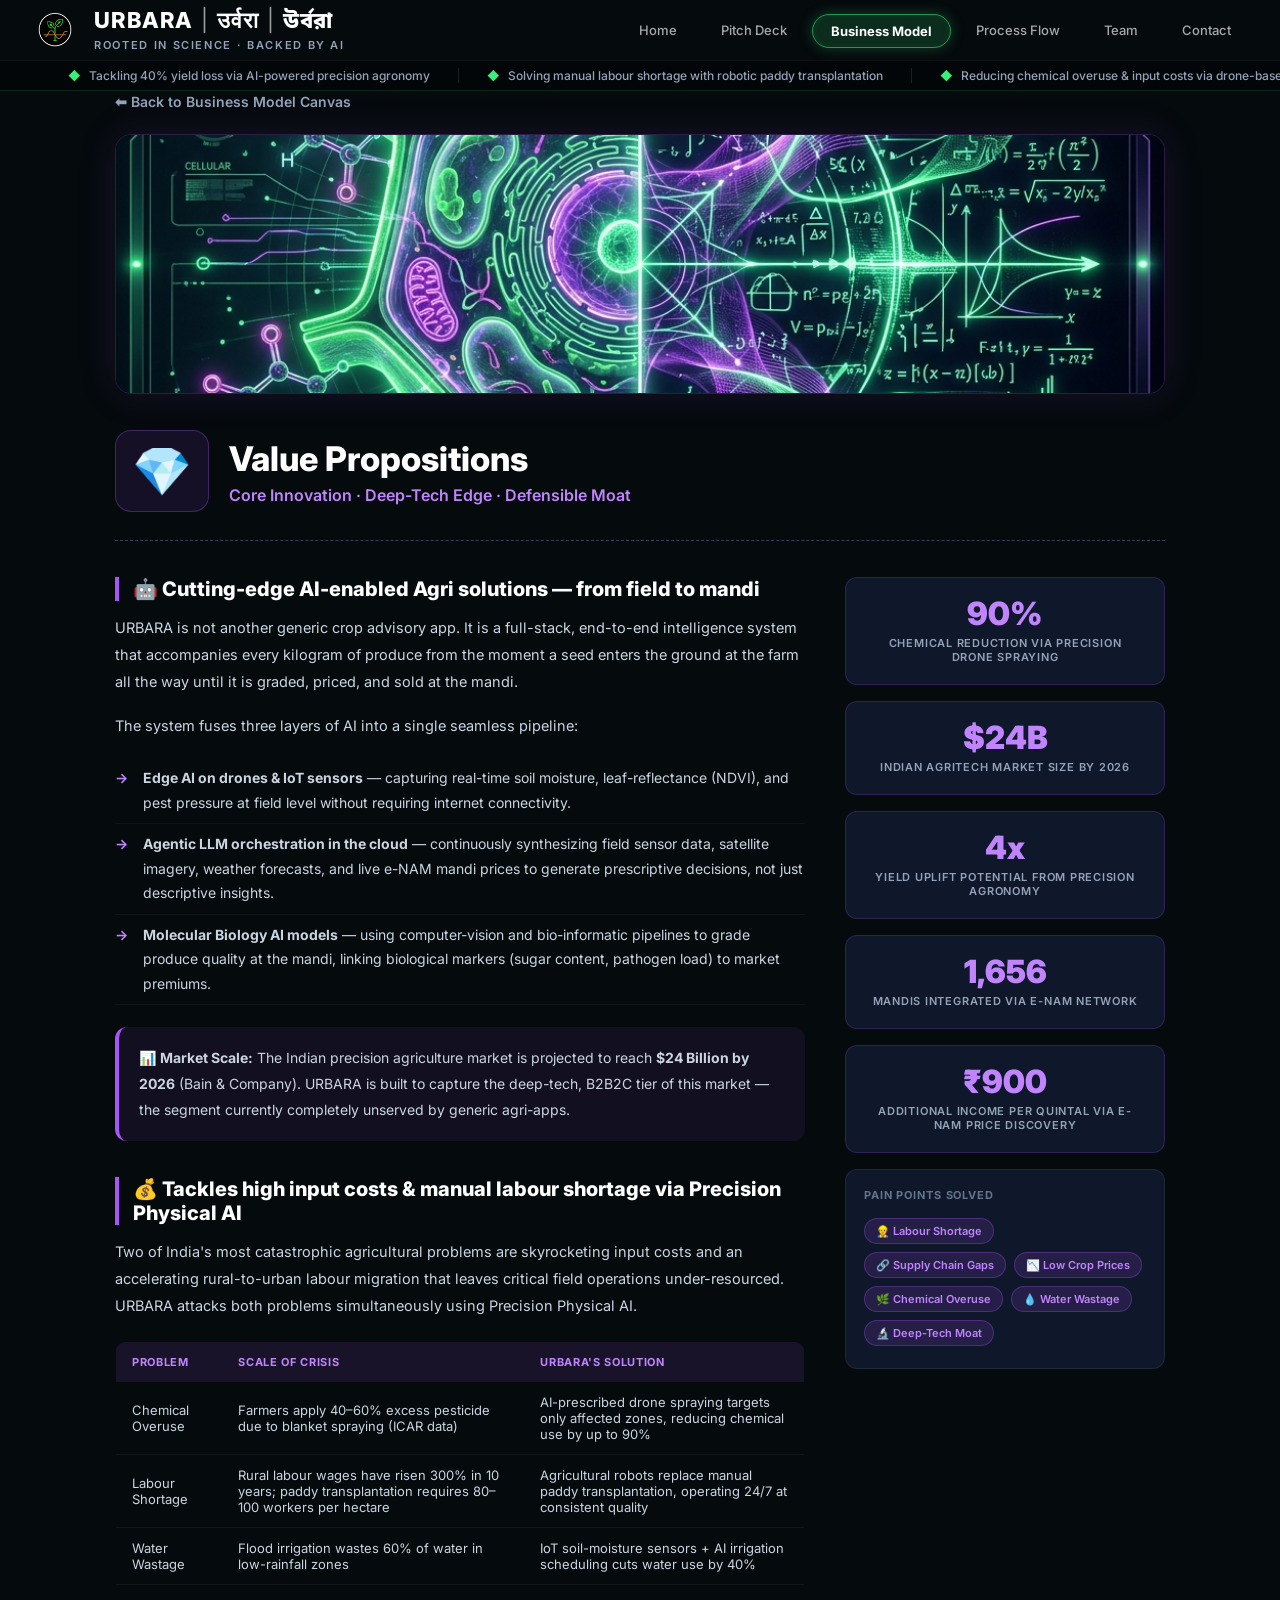
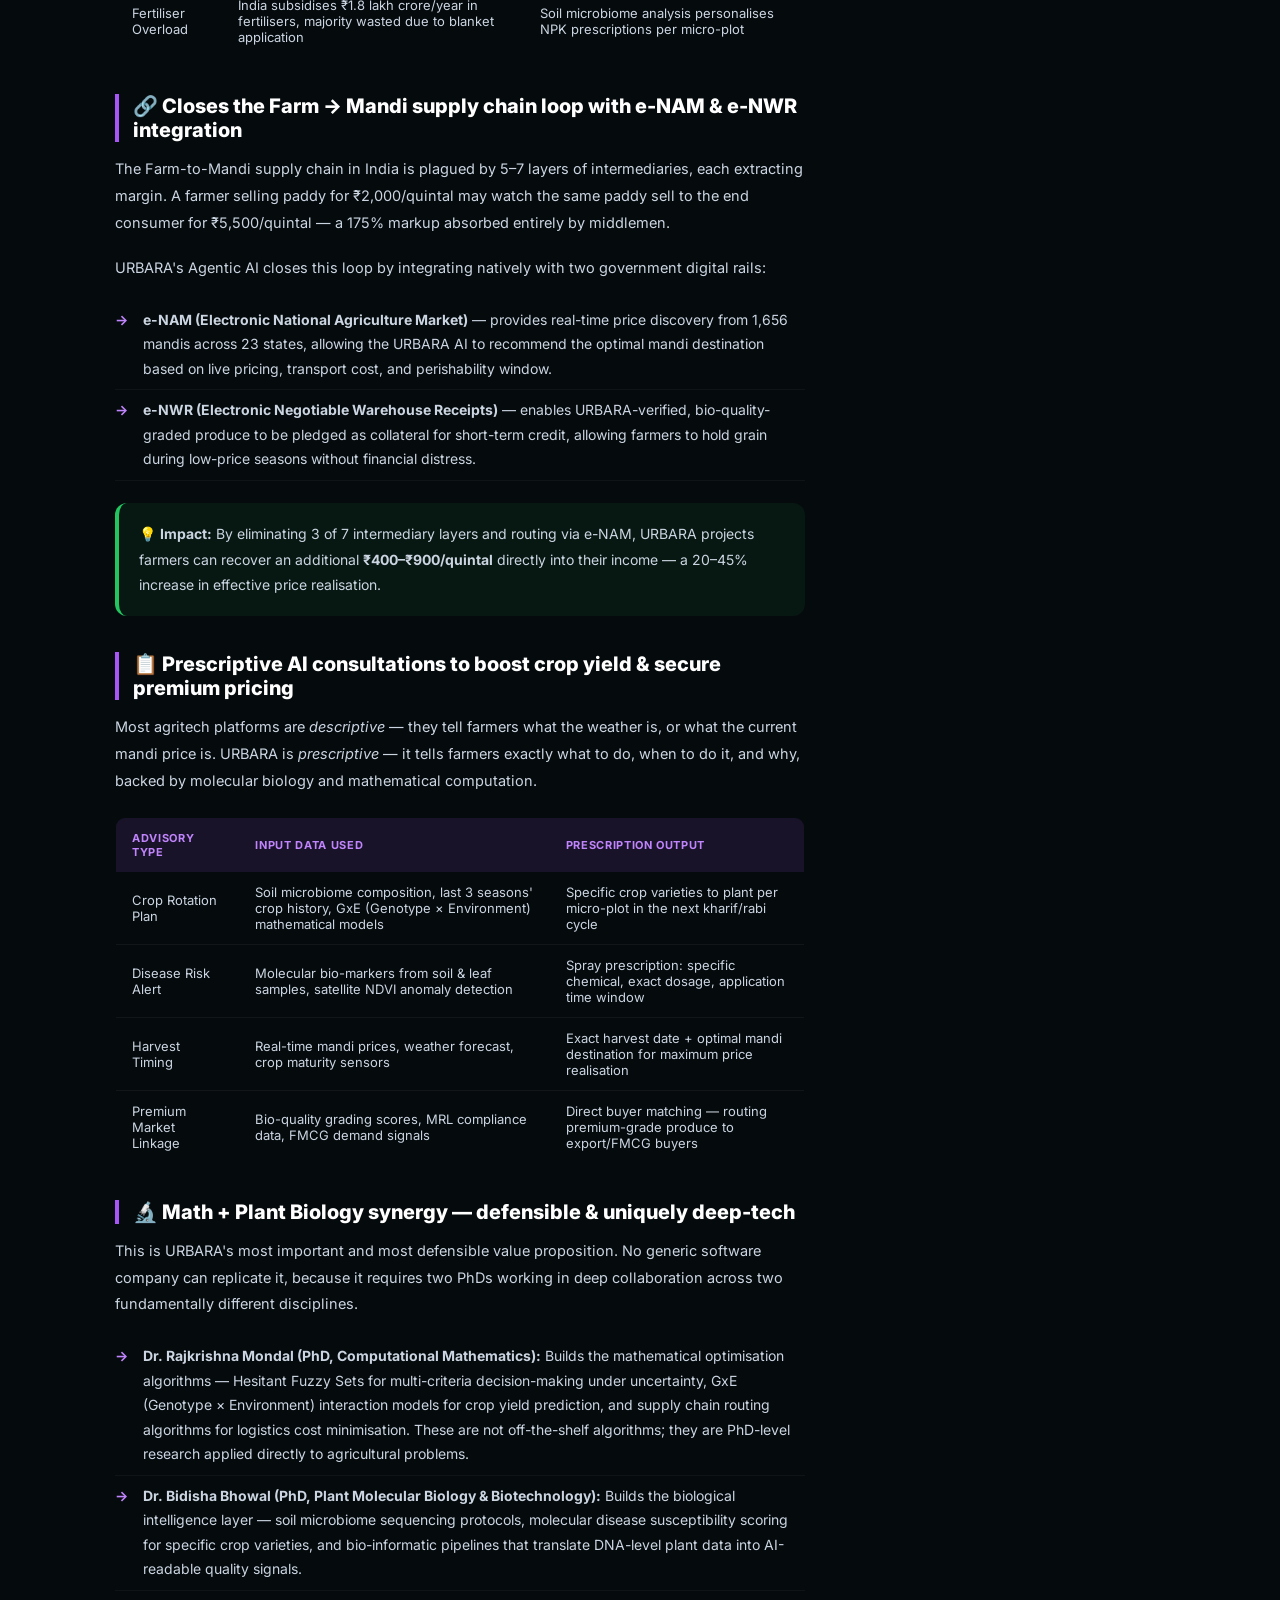
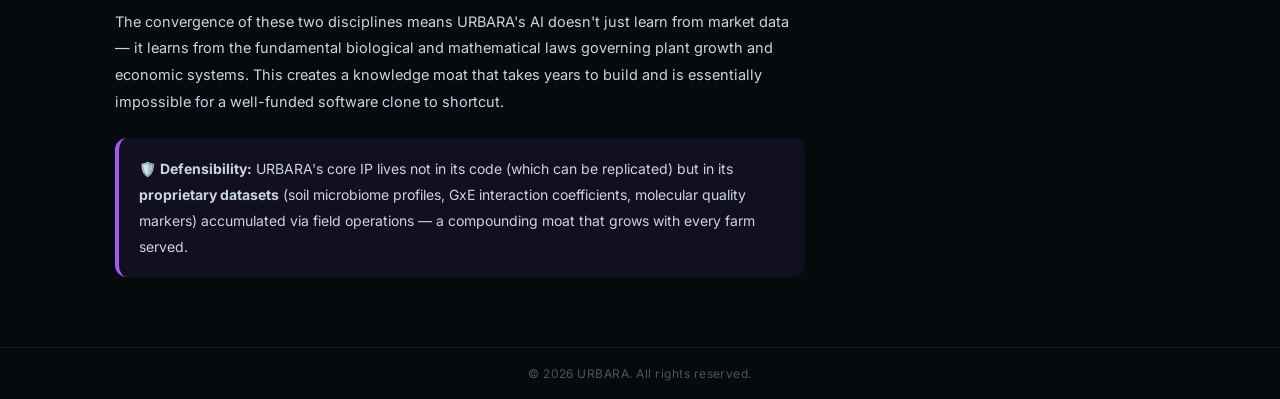
<file: urbara_value_propositions.html>
<!DOCTYPE html>
<html lang="en">
<head>
  <meta charset="UTF-8">
  <meta name="viewport" content="width=device-width, initial-scale=1.0">
  <title>URBARA | Value Propositions - Agritech Innovations & Benefits</title>
  <meta name="description" content="Discover URBARA's unique value propositions: boosting crop yield, molecular-level precision agronomy, reducing input costs, bio-diagnostics, and bridging the farm-to-mandi supply chain.">
  <meta name="keywords" content="agritech value propositions, precision agronomy benefits, reduce input cost farming, agricultural diagnostics, secure premium price e-NAM">
  <meta name="robots" content="index, follow">
  <meta name="author" content="URBARA">
  <meta name="theme-color" content="#061a10">
  
  <!-- Open Graph / Facebook -->
  <meta property="og:type" content="website">
  <meta property="og:url" content="https://urbara.in/urbara_value_propositions.html">
  <meta property="og:title" content="URBARA | Value Propositions - Agritech Innovations & Benefits">
  <meta property="og:description" content="Discover URBARA's unique value propositions: boosting crop yield, molecular-level precision agronomy, and reducing input costs.">
  <meta property="og:image" content="https://urbara.in/assets/logo_tag.png">
  
  <!-- Twitter -->
  <meta name="twitter:card" content="summary_large_image">
  <meta name="twitter:url" content="https://urbara.in/urbara_value_propositions.html">
  <meta name="twitter:title" content="URBARA | Value Propositions - Agritech Innovations & Benefits">
  <meta name="twitter:description" content="Discover URBARA's unique value propositions: boosting crop yield, molecular-level precision agronomy, and reducing input costs.">
  <meta name="twitter:image" content="https://urbara.in/assets/logo_tag.png">
  
  <link rel="canonical" href="https://urbara.in/urbara_value_propositions.html">
  <link rel="icon" type="image/png" href="assets/fevicon.png">
  <link href="https://fonts.googleapis.com/css2?family=Inter:wght@400;500;600;700;800&family=Noto+Sans+Bengali:wght@500;600;700;800&display=swap" rel="stylesheet">
  <style>
    *,*::before,*::after{box-sizing:border-box;margin:0;padding:0}
    
    @keyframes shimmer{0%{background-position:0% center}100%{background-position:200% center}}
    .ur-navbar{background:linear-gradient(135deg,#061a10 0%,#0d2818 40%,#0a2030 100%);border-radius:16px;padding:14px 24px;margin-bottom:24px;display:flex;align-items:center;justify-content:space-between;box-shadow:0 8px 32px rgba(0,0,0,.4),0 0 0 1px rgba(56,239,125,.1);position:relative;overflow:hidden;gap:20px}
    .ur-navbar::before{content:'';position:absolute;top:-50px;left:-50px;width:200px;height:200px;background:radial-gradient(circle,rgba(56,239,125,.08) 0%,transparent 65%);pointer-events:none}
    .ur-nav-left{display:flex;align-items:center;gap:16px;position:relative;z-index:1}
    .ur-logo{width:48px;height:48px;border-radius:12px;background:linear-gradient(145deg,rgba(56,239,125,.15),rgba(6,182,212,.1));border:1px solid rgba(56,239,125,.3);display:flex;align-items:center;justify-content:center}
    .ur-logo svg{width:28px;height:28px}
    .ur-brand{display:flex;flex-direction:column}
    .ur-brand-title{font-size:22px;font-weight:900;letter-spacing:.05em;line-height:1.1;background:linear-gradient(90deg,#38ef7d 0%,#11d4c4 40%,#7aff9e 70%,#38ef7d 100%);-webkit-background-clip:text;-webkit-text-fill-color:transparent;background-size:200% auto;animation:shimmer 3.5s linear infinite;margin-bottom:4px}
    .ur-brand-sub{font-size:10px;font-weight:600;color:rgba(56,239,125,.85);letter-spacing:.03em;display:inline-flex;align-items:center;gap:4px}
    .ur-nav-menu{display:flex;align-items:center;gap:8px;position:relative;z-index:1;flex-wrap:wrap;justify-content:flex-end}
    .ur-menu-link{color:rgba(255,255,255,.7);text-decoration:none;padding:8px 14px;border-radius:10px;font-size:12px;font-weight:600;transition:all .2s ease;border:1px solid transparent}
    .ur-menu-link:hover{color:#38ef7d;background:rgba(56,239,125,.08);border-color:rgba(56,239,125,.2)}
    .ur-menu-link.active{color:#38ef7d;background:rgba(56,239,125,.12);border-color:rgba(56,239,125,.3);font-weight:700}
    @media(max-width:768px){.ur-navbar{flex-direction:column;align-items:flex-start}.ur-nav-menu{width:100%;justify-content:flex-start}}
    .back-btn{display:inline-flex;align-items:center;gap:8px;color:#94a3b8;text-decoration:none;font-size:14px;font-weight:600;margin-bottom:24px;transition:color .2s}
    .back-btn:hover{color:#38ef7d}
    .page-wrap{max-width:1050px;margin:0 auto}
    .hero{width:100%;height:260px;object-fit:cover;border-radius:16px;margin-bottom:32px;border:1px solid rgba(168,85,247,.25);box-shadow:0 0 40px rgba(168,85,247,.12)}
    .page-header{display:flex;align-items:center;gap:20px;margin-bottom:36px;padding-bottom:28px;border-bottom:1px dashed #334155}
    .emoji-box{font-size:48px;background:rgba(168,85,247,.1);border:1px solid rgba(168,85,247,.3);border-radius:16px;padding:16px;line-height:1;flex-shrink:0}
    h1{font-size:34px;font-weight:800;color:#fff;margin-bottom:6px}
    .page-sub{color:#c084fc;font-size:16px;font-weight:600}
    .layout{display:grid;grid-template-columns:1fr 320px;gap:40px}
    @media(max-width:860px){.layout{grid-template-columns:1fr}}
    /* ── Content ── */
    .content h2{font-size:20px;font-weight:800;color:#fff;margin:36px 0 14px;padding-left:14px;border-left:4px solid #a855f7}
    .content h2:first-child{margin-top:0}
    .content p{font-size:14.5px;line-height:1.85;color:#cbd5e1;margin-bottom:18px}
    .content ul{list-style:none;padding:0;margin-bottom:18px}
    .content ul li{font-size:14px;line-height:1.75;color:#cbd5e1;padding:8px 0 8px 28px;position:relative;border-bottom:1px solid rgba(255,255,255,.04)}
    .content ul li::before{content:"→";position:absolute;left:0;color:#c084fc;font-weight:700}
    /* Tables */
    table{width:100%;border-collapse:collapse;margin:22px 0;font-size:13px;border-radius:10px;overflow:hidden;border:1px solid rgba(168,85,247,.2)}
    th{background:rgba(168,85,247,.12);color:#c084fc;font-weight:700;text-transform:uppercase;letter-spacing:.06em;font-size:11px;padding:13px 16px;text-align:left}
    td{padding:12px 16px;color:#cbd5e1;border-bottom:1px solid rgba(255,255,255,.05)}
    tr:last-child td{border-bottom:none}
    tr:hover td{background:rgba(168,85,247,.04)}
    .highlight-row td{color:#e2e8f0;font-weight:600}
    /* Callout boxes */
    .callout{border-radius:12px;padding:18px 20px;margin:22px 0;border-left:4px solid}
    .callout.purple{background:rgba(168,85,247,.08);border-color:#a855f7}
    .callout.green{background:rgba(34,197,94,.07);border-color:#22c55e}
    .callout p{margin:0;font-size:14px}
    /* ── Sidebar ── */
    .sidebar{height:fit-content;position:sticky;top:24px}
    .stat-card{background:#0f172a;border:1px solid rgba(168,85,247,.2);border-radius:12px;padding:20px;margin-bottom:16px;text-align:center}
    .stat-val{font-size:32px;font-weight:900;color:#c084fc;line-height:1;margin-bottom:6px}
    .stat-lbl{font-size:11px;color:#94a3b8;text-transform:uppercase;letter-spacing:.07em;font-weight:600}
    .tag-cloud{background:#0f172a;border:1px solid rgba(255,255,255,.07);border-radius:12px;padding:18px}
    .tag-cloud h4{font-size:11px;text-transform:uppercase;letter-spacing:.08em;color:#64748b;margin-bottom:12px;font-weight:700}
    .tag{display:inline-block;font-size:11px;font-weight:600;padding:5px 11px;border-radius:20px;margin:4px 4px 4px 0;background:rgba(168,85,247,.15);border:1px solid rgba(168,85,247,.3);color:#c084fc}
  @media(max-width:768px){.hero{height:auto;object-fit:contain;}}</style>
</head>
<body>

<link rel="stylesheet" href="assets/urbara.css">

<script src="assets/header.js"></script>

  

  <div class="page-wrap">
    <a href="urbara_business_model.html" class="back-btn">⬅ Back to Business Model Canvas</a>

    <img src="assets/vp_hero.png" class="hero" alt="Value Propositions Visual">

    <div class="page-header">
      <div class="emoji-box">💎</div>
      <div>
        <h1>Value Propositions</h1>
        <div class="page-sub">Core Innovation · Deep-Tech Edge · Defensible Moat</div>
      </div>
    </div>

    <div class="layout">
      <div class="content">

        <!-- POINT 1 -->
        <h2>🤖 Cutting-edge AI-enabled Agri solutions — from field to mandi</h2>
        <p>URBARA is not another generic crop advisory app. It is a full-stack, end-to-end intelligence system that accompanies every kilogram of produce from the moment a seed enters the ground at the farm all the way until it is graded, priced, and sold at the mandi.</p>
        <p>The system fuses three layers of AI into a single seamless pipeline:</p>
        <ul>
          <li><strong>Edge AI on drones &amp; IoT sensors</strong> — capturing real-time soil moisture, leaf-reflectance (NDVI), and pest pressure at field level without requiring internet connectivity.</li>
          <li><strong>Agentic LLM orchestration in the cloud</strong> — continuously synthesizing field sensor data, satellite imagery, weather forecasts, and live e-NAM mandi prices to generate prescriptive decisions, not just descriptive insights.</li>
          <li><strong>Molecular Biology AI models</strong> — using computer-vision and bio-informatic pipelines to grade produce quality at the mandi, linking biological markers (sugar content, pathogen load) to market premiums.</li>
        </ul>
        <div class="callout purple">
          <p>📊 <strong>Market Scale:</strong> The Indian precision agriculture market is projected to reach <strong>$24 Billion by 2026</strong> (Bain &amp; Company). URBARA is built to capture the deep-tech, B2B2C tier of this market — the segment currently completely unserved by generic agri-apps.</p>
        </div>

        <!-- POINT 2 -->
        <h2>💰 Tackles high input costs &amp; manual labour shortage via Precision Physical AI</h2>
        <p>Two of India's most catastrophic agricultural problems are skyrocketing input costs and an accelerating rural-to-urban labour migration that leaves critical field operations under-resourced. URBARA attacks both problems simultaneously using Precision Physical AI.</p>
        <table>
          <tr><th>Problem</th><th>Scale of Crisis</th><th>URBARA's Solution</th></tr>
          <tr><td>Chemical Overuse</td><td>Farmers apply 40–60% excess pesticide due to blanket spraying (ICAR data)</td><td>AI-prescribed drone spraying targets only affected zones, reducing chemical use by up to 90%</td></tr>
          <tr><td>Labour Shortage</td><td>Rural labour wages have risen 300% in 10 years; paddy transplantation requires 80–100 workers per hectare</td><td>Agricultural robots replace manual paddy transplantation, operating 24/7 at consistent quality</td></tr>
          <tr><td>Water Wastage</td><td>Flood irrigation wastes 60% of water in low-rainfall zones</td><td>IoT soil-moisture sensors + AI irrigation scheduling cuts water use by 40%</td></tr>
          <tr><td>Fertiliser Overload</td><td>India subsidises ₹1.8 lakh crore/year in fertilisers, majority wasted due to blanket application</td><td>Soil microbiome analysis personalises NPK prescriptions per micro-plot</td></tr>
        </table>

        <!-- POINT 3 -->
        <h2>🔗 Closes the Farm → Mandi supply chain loop with e-NAM &amp; e-NWR integration</h2>
        <p>The Farm-to-Mandi supply chain in India is plagued by 5–7 layers of intermediaries, each extracting margin. A farmer selling paddy for ₹2,000/quintal may watch the same paddy sell to the end consumer for ₹5,500/quintal — a 175% markup absorbed entirely by middlemen.</p>
        <p>URBARA's Agentic AI closes this loop by integrating natively with two government digital rails:</p>
        <ul>
          <li><strong>e-NAM (Electronic National Agriculture Market)</strong> — provides real-time price discovery from 1,656 mandis across 23 states, allowing the URBARA AI to recommend the optimal mandi destination based on live pricing, transport cost, and perishability window.</li>
          <li><strong>e-NWR (Electronic Negotiable Warehouse Receipts)</strong> — enables URBARA-verified, bio-quality-graded produce to be pledged as collateral for short-term credit, allowing farmers to hold grain during low-price seasons without financial distress.</li>
        </ul>
        <div class="callout green">
          <p>💡 <strong>Impact:</strong> By eliminating 3 of 7 intermediary layers and routing via e-NAM, URBARA projects farmers can recover an additional <strong>₹400–₹900/quintal</strong> directly into their income — a 20–45% increase in effective price realisation.</p>
        </div>

        <!-- POINT 4 -->
        <h2>📋 Prescriptive AI consultations to boost crop yield &amp; secure premium pricing</h2>
        <p>Most agritech platforms are <em>descriptive</em> — they tell farmers what the weather is, or what the current mandi price is. URBARA is <em>prescriptive</em> — it tells farmers exactly what to do, when to do it, and why, backed by molecular biology and mathematical computation.</p>
        <table>
          <tr><th>Advisory Type</th><th>Input Data Used</th><th>Prescription Output</th></tr>
          <tr><td>Crop Rotation Plan</td><td>Soil microbiome composition, last 3 seasons' crop history, GxE (Genotype × Environment) mathematical models</td><td>Specific crop varieties to plant per micro-plot in the next kharif/rabi cycle</td></tr>
          <tr><td>Disease Risk Alert</td><td>Molecular bio-markers from soil &amp; leaf samples, satellite NDVI anomaly detection</td><td>Spray prescription: specific chemical, exact dosage, application time window</td></tr>
          <tr><td>Harvest Timing</td><td>Real-time mandi prices, weather forecast, crop maturity sensors</td><td>Exact harvest date + optimal mandi destination for maximum price realisation</td></tr>
          <tr><td>Premium Market Linkage</td><td>Bio-quality grading scores, MRL compliance data, FMCG demand signals</td><td>Direct buyer matching — routing premium-grade produce to export/FMCG buyers</td></tr>
        </table>

        <!-- POINT 5 -->
        <h2>🔬 Math + Plant Biology synergy — defensible &amp; uniquely deep-tech</h2>
        <p>This is URBARA's most important and most defensible value proposition. No generic software company can replicate it, because it requires two PhDs working in deep collaboration across two fundamentally different disciplines.</p>
        <ul>
          <li><strong>Dr. Rajkrishna Mondal (PhD, Computational Mathematics):</strong> Builds the mathematical optimisation algorithms — Hesitant Fuzzy Sets for multi-criteria decision-making under uncertainty, GxE (Genotype × Environment) interaction models for crop yield prediction, and supply chain routing algorithms for logistics cost minimisation. These are not off-the-shelf algorithms; they are PhD-level research applied directly to agricultural problems.</li>
          <li><strong>Dr. Bidisha Bhowal (PhD, Plant Molecular Biology &amp; Biotechnology):</strong> Builds the biological intelligence layer — soil microbiome sequencing protocols, molecular disease susceptibility scoring for specific crop varieties, and bio-informatic pipelines that translate DNA-level plant data into AI-readable quality signals.</li>
        </ul>
        <p>The convergence of these two disciplines means URBARA's AI doesn't just learn from market data — it learns from the fundamental biological and mathematical laws governing plant growth and economic systems. This creates a knowledge moat that takes years to build and is essentially impossible for a well-funded software clone to shortcut.</p>
        <div class="callout purple">
          <p>🛡️ <strong>Defensibility:</strong> URBARA's core IP lives not in its code (which can be replicated) but in its <strong>proprietary datasets</strong> (soil microbiome profiles, GxE interaction coefficients, molecular quality markers) accumulated via field operations — a compounding moat that grows with every farm served.</p>
        </div>

      </div>

      <!-- SIDEBAR -->
      <div class="sidebar">
        <div class="stat-card">
          <div class="stat-val">90%</div>
          <div class="stat-lbl">Chemical reduction via precision drone spraying</div>
        </div>
        <div class="stat-card">
          <div class="stat-val">$24B</div>
          <div class="stat-lbl">Indian agritech market size by 2026</div>
        </div>
        <div class="stat-card">
          <div class="stat-val">4x</div>
          <div class="stat-lbl">Yield uplift potential from precision agronomy</div>
        </div>
        <div class="stat-card">
          <div class="stat-val">1,656</div>
          <div class="stat-lbl">Mandis integrated via e-NAM network</div>
        </div>
        <div class="stat-card">
          <div class="stat-val">₹900</div>
          <div class="stat-lbl">Additional income per quintal via e-NAM price discovery</div>
        </div>
        <div class="tag-cloud">
          <h4>Pain Points Solved</h4>
          <span class="tag">👷 Labour Shortage</span>
          <span class="tag">🔗 Supply Chain Gaps</span>
          <span class="tag">📉 Low Crop Prices</span>
          <span class="tag">🌿 Chemical Overuse</span>
          <span class="tag">💧 Water Wastage</span>
          <span class="tag">🔬 Deep-Tech Moat</span>
        </div>
      </div>
    </div>
  </div>
  <!-- Static Navigation for Search Engine Crawlers (JS Fallback) -->
  <nav style="display:none;" aria-hidden="true">
    <a href="index.html">Home</a>
    <a href="urbara_pitchdeck.html">Pitch Deck</a>
    <a href="urbara_business_model.html">Business Model Canvas</a>
    <a href="urbara_value_propositions.html">Value Propositions</a>
    <a href="urbara_customer_segments.html">Customer Segments</a>
    <a href="urbara_key_resources.html">Key Resources</a>
    <a href="urbara_key_activities.html">Key Activities</a>
    <a href="urbara_key_partnerships.html">Key Partnerships</a>
    <a href="urbara_cost_structure.html">Cost Structure</a>
    <a href="urbara_revenue_streams.html">Revenue Streams</a>
    <a href="urbara_customer_relationships.html">Customer Relationships</a>
    <a href="urbara_channels.html">Channels</a>
    <a href="urbara_process_flow.html">Process Flow</a>
    <a href="urbara_team.html">Team</a>
    <a href="urbara_contact.html">Contact</a>
  </nav>

<script src="assets/footer.js"></script>
</body>
</html>
</file>
<file: assets/urbara.css>
/* ===========================================
   URBARA | उर्वरा | উর্বরা
   Global Design System — urbara.css
   Rooted in Science · Backed by AI
   =========================================== */

@import url('https://fonts.googleapis.com/css2?family=Inter:wght@400;500;600;700;800;900&family=Noto+Sans+Bengali:wght@500;600;700;800&display=swap');

/* ── RESET & BASE ── */
*,
*::before,
*::after {
  box-sizing: border-box;
  margin: 0;
  padding: 0;
}

:root {
  --color-bg: #050a0d;
  --color-surface: #0d1117;
  --color-border: rgba(56, 239, 125, 0.12);
  --color-accent: #38ef7d;
  --color-accent-dim: rgba(56, 239, 125, 0.08);
  --color-accent-glow: rgba(56, 239, 125, 0.25);
  --color-teal: #11d4c4;
  --color-text-main: #f8fafc;
  --color-text-muted: #94a3b8;
  --color-text-dim: #64748b;
  --color-red: #ef4444;
  --color-amber: #f59e0b;
  --font-sans: 'Inter', 'Noto Sans Bengali', sans-serif;
}

html {
  min-width: 0;
}

body {
  font-family: var(--font-sans);
  background: var(--color-bg);
  color: var(--color-text-main);
  min-height: 100vh;
  overflow-x: hidden;
  overflow-y: auto;
  margin: 0 !important;
  padding: 0 !important;
}

img,
svg,
video,
canvas {
  max-width: 100%;
  height: auto;
}

button,
input,
textarea,
select {
  font: inherit;
}

.ur-hdr-menu,
.ur-nav-menu {
  flex-wrap: wrap;
}

.ur-hdr-link,
.ur-menu-link {
  white-space: nowrap;
}

button,
input,
textarea,
select {
  font: inherit;
}

/* ── ANIMATIONS ── */
@keyframes shimmer {
  0% {
    background-position: 0% center;
  }

  100% {
    background-position: 200% center;
  }
}

@keyframes float {

  0%,
  100% {
    transform: translateY(0px);
  }

  50% {
    transform: translateY(-10px);
  }
}

@keyframes pulse-ring {

  0%,
  100% {
    box-shadow: 0 0 0 0 var(--color-accent-glow), 0 0 20px rgba(56, 239, 125, 0.12);
  }

  50% {
    box-shadow: 0 0 0 6px rgba(56, 239, 125, 0), 0 0 28px rgba(56, 239, 125, 0.22);
  }
}

@keyframes hdr-ticker {
  0% {
    transform: translateX(0);
  }

  100% {
    transform: translateX(-50%);
  }
}

@keyframes fadeInUp {
  from {
    opacity: 0;
    transform: translateY(20px);
  }

  to {
    opacity: 1;
    transform: translateY(0);
  }
}

/* ==========================================
   HEADER — Sticky Top Bar
   ========================================== */
.ur-hdr-main {
  position: sticky;
  top: 0;
  z-index: 1000;
  background: #050a0d;
  border-bottom: 1px solid var(--color-border);
  font-family: var(--font-sans);
}

.ur-hdr-nav {
  display: flex;
  justify-content: space-between;
  align-items: center;
  flex-wrap: wrap;
  min-width: 0;
  padding: 5px 30px;
  width: 100%;
  max-width: 100%;
  margin: 0 auto;
}

/* Brand */
.ur-hdr-brand {
  display: flex;
  align-items: center;
  gap: 14px;
  text-decoration: none;
  min-width: 0;
}

.ur-hdr-icon {
  height: 50px;
  width: 50px;
  object-fit: contain;
}

.ur-hdr-text {
  display: flex;
  flex-direction: column;
}

.ur-hdr-title {
  font-size: 22px;
  font-weight: 800;
  color: #ffffff;
  line-height: 1.1;
  letter-spacing: 0.04em;
  display: flex;
  align-items: center;
  gap: 8px;
}

.ur-hdr-title .sep {
  color: #ffffff;
  font-weight: 400;
  opacity: 0.6;
}

.ur-hdr-title .lang {
  color: #ffffff;
  font-weight: 800;
}

.ur-hdr-tag {
  font-size: 11px;
  font-weight: 600;
  color: var(--color-text-muted);
  letter-spacing: 0.15em;
  text-transform: uppercase;
  margin-top: 5px;
}

/* Nav Links */
.ur-hdr-menu {
  display: flex;
  align-items: center;
  gap: 6px;
  flex-wrap: wrap;
}

.ur-hdr-link {
  color: rgba(255, 255, 255, 0.65);
  text-decoration: none;
  padding: 8px 18px;
  border-radius: 50px;
  font-size: 13px;
  font-weight: 500;
  transition: all 0.2s ease;
  border: 1px solid transparent;
}

.ur-hdr-link:hover {
  color: var(--color-accent);
  background: var(--color-accent-dim);
  border-color: rgba(56, 239, 125, 0.25);
}

.ur-hdr-toggle {
  display: none;
  border: none;
  background: transparent;
  color: inherit;
  font-size: 1.25rem;
  padding: 10px;
  border-radius: 50%;
  cursor: pointer;
  transition: background 0.2s ease;
}

.ur-hdr-toggle:hover,
.ur-hdr-toggle.open {
  background: rgba(255, 255, 255, 0.08);
}

.ur-hdr-submenu-toggle {
  display: none;
  border: none;
  background: transparent;
  color: inherit;
  font-size: 1rem;
  padding: 8px;
  border-radius: 50%;
  cursor: pointer;
  transition: background 0.2s ease;
}

.ur-hdr-submenu-toggle:hover,
.ur-hdr-submenu-toggle[aria-expanded="true"] {
  background: rgba(255, 255, 255, 0.08);
}

.ur-navbar {
  flex-wrap: wrap;
  min-width: 0;
}

.ur-nav-menu {
  flex-wrap: wrap;
}

.ur-hdr-link.active {
  color: #fff;
  font-weight: 700;
  background: rgba(56, 239, 125, 0.15);
  border: 1.5px solid rgba(56, 239, 125, 0.55);
  box-shadow: 0 0 14px var(--color-accent-glow), inset 0 0 8px rgba(56, 239, 125, 0.05);
}

/* Dropdown Menu */
.ur-hdr-dropdown {
  position: relative;
  display: inline-block;
}

.ur-hdr-dropdown .caret {
  font-size: 10px;
  margin-left: 4px;
  opacity: 0.7;
}

.ur-hdr-submenu {
  position: absolute;
  top: 100%;
  left: 50%;
  transform: translateX(-50%) translateY(10px);
  background: rgba(13, 17, 23, 0.95);
  border: 1px solid var(--color-border);
  border-radius: 12px;
  min-width: 220px;
  padding: 8px;
  backdrop-filter: blur(12px);
  box-shadow: 0 10px 30px rgba(0, 0, 0, 0.5), 0 0 0 1px rgba(56, 239, 125, 0.05);
  opacity: 0;
  visibility: hidden;
  transition: all 0.2s ease;
  z-index: 2000;
  display: none;
  flex-direction: column;
  gap: 0;
}

.ur-hdr-dropdown:hover .ur-hdr-submenu,
.ur-hdr-dropdown:focus-within .ur-hdr-submenu,
.ur-hdr-dropdown.open .ur-hdr-submenu {
  opacity: 1;
  visibility: visible;
  transform: translateX(-50%) translateY(5px);
  display: flex;
}

.ur-hdr-submenu a {
  display: block;
  color: var(--color-text-muted);
  text-decoration: none;
  padding: 10px 16px;
  font-size: 13px;
  font-weight: 500;
  border-radius: 8px;
  transition: all 0.2s;
  margin-bottom: 2px;
}

.ur-hdr-submenu a:last-child {
  margin-bottom: 0;
}

.ur-hdr-submenu a:hover {
  background: var(--color-accent-dim);
  color: var(--color-accent);
}


/* ── Ticker ── */
.ur-hdr-ticker {
  display: flex;
  align-items: center;
  background: rgba(0, 0, 0, 0.4);
  padding: 7px 40px;
  font-size: 12px;
  color: var(--color-text-muted);
  overflow: hidden;
  border-top: 1px solid rgba(255, 255, 255, 0.05);
}

.ur-hdr-ticker-scroll {
  display: flex;
  gap: 0;
  white-space: nowrap;
  animation: hdr-ticker 120s linear infinite;
}

.ur-hdr-ticker-item {
  color: var(--color-text-muted);
  font-size: 12px;
  font-weight: 500;
  padding: 0 28px;
  border-right: 1px solid rgba(255, 255, 255, 0.1);
}

.ur-hdr-ticker-item:last-child {
  border-right: none;
}

.ur-hdr-ticker-item .dot {
  color: var(--color-accent);
  margin-right: 8px;
}

/* ==========================================
   PAGE HERO SECTION
   ========================================== */
.ur-hero {
  min-height: calc(100vh - 110px);
  display: flex;
  flex-direction: column;
  align-items: center;
  justify-content: center;
  text-align: center;
  padding: 60px 24px;
  position: relative;
  background: radial-gradient(circle at 50% 30%, rgba(56, 239, 125, 0.05) 0%, transparent 60%);
}

.ur-hero-glow {
  position: absolute;
  top: 50%;
  left: 50%;
  transform: translate(-50%, -50%);
  width: 600px;
  height: 600px;
  background: radial-gradient(circle, rgba(56, 239, 125, 0.07) 0%, rgba(6, 182, 212, 0.03) 40%, transparent 70%);
  filter: blur(40px);
  z-index: 0;
  pointer-events: none;
}

.ur-hero-logo {
  width: 500px;
  max-width: 90%;
  height: auto;
  margin-bottom: 32px;
  position: relative;
  z-index: 2;
  animation: float 6s ease-in-out infinite;
  filter: drop-shadow(0 0 30px rgba(56, 239, 125, 0.18));
}

.ur-hero-desc {
  font-size: 17px;
  line-height: 1.7;
  color: var(--color-text-muted);
  max-width: 680px;
  margin: 0 auto 36px;
  position: relative;
  z-index: 2;
}

/* ==========================================
   BUTTONS
   ========================================== */
.ur-btn {
  display: inline-flex;
  align-items: center;
  justify-content: center;
  padding: 13px 30px;
  border-radius: 12px;
  font-size: 14px;
  font-weight: 700;
  text-decoration: none;
  transition: all 0.3s cubic-bezier(0.4, 0, 0.2, 1);
  border: none;
  cursor: pointer;
}

.ur-btn-primary {
  background: linear-gradient(135deg, var(--color-accent) 0%, #0d9488 100%);
  color: #052e16;
  box-shadow: 0 10px 25px -5px rgba(56, 239, 125, 0.35);
}

.ur-btn-primary:hover {
  transform: translateY(-2px);
  box-shadow: 0 15px 35px -5px rgba(56, 239, 125, 0.5);
}

.ur-btn-secondary {
  background: rgba(255, 255, 255, 0.05);
  color: var(--color-text-main);
  border: 1px solid rgba(255, 255, 255, 0.12);
}

.ur-btn-secondary:hover {
  background: rgba(255, 255, 255, 0.1);
  border-color: rgba(255, 255, 255, 0.25);
  transform: translateY(-2px);
}

.ur-btn-group {
  display: flex;
  gap: 16px;
  justify-content: center;
  flex-wrap: wrap;
}

/* ==========================================
   CARDS
   ========================================== */
.ur-card {
  background: rgba(13, 17, 23, 0.7);
  border: 1px solid var(--color-border);
  border-radius: 16px;
  padding: 28px;
  backdrop-filter: blur(10px);
  transition: transform 0.3s ease, border-color 0.3s ease, box-shadow 0.3s ease;
}

.ur-card:hover {
  transform: translateY(-5px);
  border-color: rgba(56, 239, 125, 0.35);
  box-shadow: 0 12px 40px rgba(56, 239, 125, 0.08);
}

.ur-card-icon {
  font-size: 30px;
  margin-bottom: 16px;
  display: block;
}

.ur-card h3 {
  font-size: 17px;
  font-weight: 700;
  color: #fff;
  margin-bottom: 10px;
}

.ur-card p {
  font-size: 13px;
  color: var(--color-text-muted);
  line-height: 1.65;
}

/* Feature grid */
.ur-grid-3 {
  display: grid;
  grid-template-columns: repeat(3, 1fr);
  gap: 24px;
  max-width: 1100px;
  margin: 0 auto;
  padding: 0 24px;
}

.ur-grid-2 {
  display: grid;
  grid-template-columns: repeat(2, 1fr);
  gap: 24px;
  max-width: 1100px;
  margin: 0 auto;
  padding: 0 24px;
}

/* ==========================================
   SECTION TITLES
   ========================================== */
.ur-section {
  padding: 60px 24px;
  max-width: 1200px;
  margin: 0 auto;
}

.ur-section-title {
  font-size: 32px;
  font-weight: 800;
  color: #fff;
  text-align: center;
  margin-bottom: 12px;
  letter-spacing: -0.02em;
}

.ur-section-title span {
  background: linear-gradient(90deg, var(--color-accent) 0%, var(--color-teal) 100%);
  -webkit-background-clip: text;
  -webkit-text-fill-color: transparent;
}

.ur-section-sub {
  text-align: center;
  color: var(--color-text-muted);
  font-size: 15px;
  max-width: 600px;
  margin: 0 auto 48px;
  line-height: 1.6;
}

/* ==========================================
   DATA TABLE
   ========================================== */
.ur-table {
  width: 100%;
  border-collapse: collapse;
  font-size: 13px;
  margin: 20px 0;
}

.ur-table th {
  background: rgba(56, 239, 125, 0.08);
  color: var(--color-accent);
  text-align: left;
  padding: 10px 14px;
  font-weight: 700;
  font-size: 11px;
  letter-spacing: 0.05em;
  text-transform: uppercase;
  border-bottom: 1px solid var(--color-border);
}

.ur-table td {
  padding: 10px 14px;
  color: var(--color-text-muted);
  border-bottom: 1px solid rgba(255, 255, 255, 0.04);
  vertical-align: top;
}

.ur-table tr:hover td {
  background: rgba(56, 239, 125, 0.03);
  color: #fff;
}

/* ==========================================
   STAT BADGES / METRIC CHIPS
   ========================================== */
.ur-stat-row {
  display: flex;
  gap: 20px;
  flex-wrap: wrap;
  justify-content: center;
  margin: 32px 0;
}

.ur-stat {
  background: rgba(56, 239, 125, 0.06);
  border: 1px solid var(--color-border);
  border-radius: 12px;
  padding: 20px 28px;
  text-align: center;
  min-width: 140px;
}

.ur-stat-val {
  font-size: 28px;
  font-weight: 900;
  color: var(--color-accent);
  line-height: 1;
  margin-bottom: 6px;
}

.ur-stat-label {
  font-size: 11px;
  color: var(--color-text-dim);
  text-transform: uppercase;
  letter-spacing: 0.06em;
  font-weight: 600;
}

/* ==========================================
   TAGS / PILLS
   ========================================== */
.ur-tag {
  display: inline-block;
  padding: 3px 10px;
  border-radius: 20px;
  font-size: 11px;
  font-weight: 600;
  margin: 2px;
}

.ur-tag-green {
  background: rgba(34, 197, 94, 0.15);
  color: #4ade80;
  border: 1px solid rgba(34, 197, 94, 0.3);
}

.ur-tag-blue {
  background: rgba(59, 130, 246, 0.15);
  color: #60a5fa;
  border: 1px solid rgba(59, 130, 246, 0.3);
}

.ur-tag-purple {
  background: rgba(168, 85, 247, 0.15);
  color: #c084fc;
  border: 1px solid rgba(168, 85, 247, 0.3);
}

.ur-tag-amber {
  background: rgba(245, 158, 11, 0.15);
  color: #fbbf24;
  border: 1px solid rgba(245, 158, 11, 0.3);
}

.ur-tag-teal {
  background: rgba(20, 184, 166, 0.15);
  color: #2dd4bf;
  border: 1px solid rgba(20, 184, 166, 0.3);
}

.ur-tag-red {
  background: rgba(239, 68, 68, 0.15);
  color: #f87171;
  border: 1px solid rgba(239, 68, 68, 0.3);
}

/* ==========================================
   CALLOUT / HIGHLIGHT BOX
   ========================================== */
.ur-callout {
  background: rgba(56, 239, 125, 0.06);
  border-left: 3px solid var(--color-accent);
  border-radius: 0 12px 12px 0;
  padding: 16px 20px;
  margin: 20px 0;
  font-size: 13px;
  color: var(--color-text-muted);
  line-height: 1.6;
}

.ur-callout strong {
  color: var(--color-accent);
}

/* ==========================================
   DEEP DIVE LINK BUTTON
   ========================================== */
.ur-deep-dive {
  display: inline-flex;
  align-items: center;
  gap: 8px;
  background: rgba(56, 239, 125, 0.1);
  border: 1px solid rgba(56, 239, 125, 0.35);
  color: var(--color-accent);
  text-decoration: none;
  padding: 9px 18px;
  border-radius: 20px;
  font-size: 12px;
  font-weight: 700;
  letter-spacing: 0.04em;
  margin-top: 10px;
  transition: all 0.2s;
}

.ur-deep-dive:hover {
  background: rgba(56, 239, 125, 0.2);
  box-shadow: 0 0 16px rgba(56, 239, 125, 0.2);
}

/* ==========================================
   FOOTER
   ========================================== */
.ur-footer {
  text-align: center;
  padding: 14px 24px;
  color: var(--color-text-dim);
  font-size: 11px;
  border-top: 1px solid rgba(255, 255, 255, 0.06);
  margin-top: 0;
  flex-shrink: 0;
}

.ur-footer a {
  color: var(--color-accent);
  text-decoration: none;
}

.ur-footer a:hover {
  text-decoration: underline;
}

/* ==========================================
   RESPONSIVE
   ========================================== */
@media (max-width: 900px) {

  .ur-hdr-nav,
  .ur-navbar {
    padding: 12px 16px;
    flex-direction: row;
    align-items: flex-start;
    justify-content: space-between;
    gap: 10px;
    flex-wrap: nowrap;
  }

  .ur-hdr-brand {
    justify-content: flex-start;
    min-width: 0;
  }

  .ur-hdr-title {
    font-size: clamp(11px, 3.5vw, 18px);
    white-space: nowrap;
    justify-content: flex-start;
  }

  .ur-hdr-tag {
    font-size: clamp(7px, 2.2vw, 10px);
    white-space: nowrap;
    text-align: left;
    width: auto;
  }

  .ur-hdr-icon {
    height: 44px;
    width: 44px;
  }

  .ur-hdr-brand {
    flex: 1 1 auto;
  }

  .ur-hdr-title .sep,
  .ur-hdr-title .lang,
  .ur-hdr-tag {
    display: inline;
  }

  .ur-hdr-menu {
    display: none;
    position: fixed;
    top: 72px;
    right: 16px;
    left: 16px;
    max-height: calc(100vh - 84px);
    overflow-y: auto;
    background: rgba(5, 10, 13, 0.98);
    border: 1px solid rgba(255, 255, 255, 0.08);
    border-radius: 18px;
    padding: 16px;
    flex-direction: column;
    align-items: stretch;
    flex-wrap: nowrap;
    gap: 10px;
    box-shadow: 0 18px 50px rgba(0, 0, 0, 0.4);
    z-index: 1200;
  }

  .ur-hdr-menu.open {
    display: flex !important;
  }

  .ur-hdr-toggle {
    display: inline-flex;
    flex-shrink: 0;
    margin-left: auto;
    border: none;
    background: rgba(56, 239, 125, 0.12);
    color: #fff;
    width: 44px;
    height: 44px;
    align-items: center;
    justify-content: center;
    border-radius: 50%;
    cursor: pointer;
  }

  .ur-hdr-toggle:hover {
    background: rgba(56, 239, 125, 0.2);
  }

  .ur-hdr-menu>.ur-hdr-link {
    width: 100%;
    display: inline-flex;
    justify-content: space-between;
    align-items: center;
    padding: 14px 18px;
    background: rgba(255, 255, 255, 0.03);
    border: 1px solid rgba(255, 255, 255, 0.08);
    border-radius: 14px;
    color: #ffffff;
  }

  .ur-hdr-menu>.ur-hdr-link.active {
    background: rgba(56, 239, 125, 0.15);
    border-color: rgba(56, 239, 125, 0.55);
    box-shadow: 0 0 14px var(--color-accent-glow), inset 0 0 8px rgba(56, 239, 125, 0.05);
  }

  .ur-hdr-dropdown {
    width: 100%;
    position: relative;
    display: flex;
    flex-wrap: wrap;
    align-items: center;
    justify-content: space-between;
    background: rgba(255, 255, 255, 0.03);
    border: 1px solid rgba(255, 255, 255, 0.08);
    border-radius: 14px;
    padding: 0 18px;
  }

  .ur-hdr-dropdown:has(> .ur-hdr-link.active) {
    background: rgba(56, 239, 125, 0.15);
    border-color: rgba(56, 239, 125, 0.55);
    box-shadow: 0 0 14px var(--color-accent-glow), inset 0 0 8px rgba(56, 239, 125, 0.05);
  }

  .ur-hdr-dropdown>.ur-hdr-link {
    width: auto;
    display: inline-flex;
    align-items: center;
    padding: 14px 8px 14px 0;
    background: transparent;
    border: none;
    color: #ffffff;
    flex: 0 1 auto;
  }

  .ur-hdr-dropdown>.ur-hdr-link.active {
    box-shadow: none;
    background: transparent;
    border: none;
  }

  .ur-hdr-dropdown .caret {
    display: none;
  }

  .ur-hdr-submenu-toggle {
    position: relative;
    height: 34px;
    width: 34px;
    display: inline-flex;
    align-items: center;
    justify-content: center;
    border: none;
    background: rgba(255, 255, 255, 0.05);
    border-radius: 8px;
    color: inherit;
    font-size: 1.1rem;
    cursor: pointer;
    margin-left: 0;
  }

  .ur-hdr-dropdown .ur-hdr-link {
    padding-right: 8px;
  }

  .ur-hdr-submenu {
    display: none;
    position: static;
    transform: none;
    left: auto;
    top: auto;
    width: 100%;
    min-width: auto;
    margin-top: 8px;
    padding: 0;
    box-shadow: none;
    border-radius: 12px;
    background: rgba(13, 17, 23, 0.98);
    border: 1px solid rgba(255, 255, 255, 0.08);
    flex-direction: column;
    gap: 0;
  }

  .ur-hdr-dropdown.open .ur-hdr-submenu {
    display: flex;
    transform: none;
  }

  .ur-hdr-dropdown:hover .ur-hdr-submenu,
  .ur-hdr-dropdown:focus-within .ur-hdr-submenu {
    transform: none;
    display: none;
  }

  .ur-hdr-dropdown.open .ur-hdr-submenu,
  .ur-hdr-dropdown.open:hover .ur-hdr-submenu,
  .ur-hdr-dropdown.open:focus-within .ur-hdr-submenu {
    display: flex;
  }

  .ur-hdr-submenu a {
    display: block;
    width: 100%;
    padding: 12px 16px;
    color: #ffffff;
    border-bottom: 1px solid rgba(255, 255, 255, 0.05);
  }

  .ur-hdr-submenu a:last-child {
    border-bottom: none;
  }

  .ur-hdr-link,
  .ur-menu-link {
    padding: 10px 14px;
    font-size: 13px;
    white-space: nowrap;
    width: 100%;
    text-align: left;
  }

  .ur-hdr-submenu {
    display: none;
    flex-direction: column;
    gap: 0;
  }

  .ur-hdr-dropdown.open .ur-hdr-submenu {
    display: flex;
  }

  .ur-hdr-ticker {
    padding: 7px 16px;
  }

  .ur-hdr-title {
    overflow: visible;
    text-overflow: unset;
  }

  .ur-hdr-title .sep,
  .ur-hdr-title .lang,
  .ur-hdr-tag {
    display: inline;
  }

  .ur-hdr-submenu {
    position: static;
    transform: none;
    left: auto;
    top: auto;
    width: 100%;
    min-width: auto;
    margin-top: 8px;
    padding: 8px 0;
    box-shadow: none;
    border-radius: 12px;
  }

  .ur-hdr-submenu a {
    padding: 12px 16px;
  }

  .ur-hdr-submenu a:last-child {
    margin-bottom: 0;
  }

  .ur-grid-3 {
    grid-template-columns: 1fr;
  }

  .ur-grid-2 {
    grid-template-columns: 1fr;
  }

  .ur-hero-logo {
    width: 260px;
  }

  .ur-section-title {
    font-size: 24px;
  }
}

/* ==========================================
   FOOTER
   ========================================== */
.ur-footer {
  margin-top: 48px;
  border-top: 1px solid var(--color-border);
  background: #050a0d;
  padding: 18px 20px;
  text-align: center;
  font-family: var(--font-sans);
}

.ur-footer-copy {
  font-size: 12px;
  color: rgba(255, 255, 255, 0.3);
  margin: 0;
  letter-spacing: 0.04em;
}
</file>
